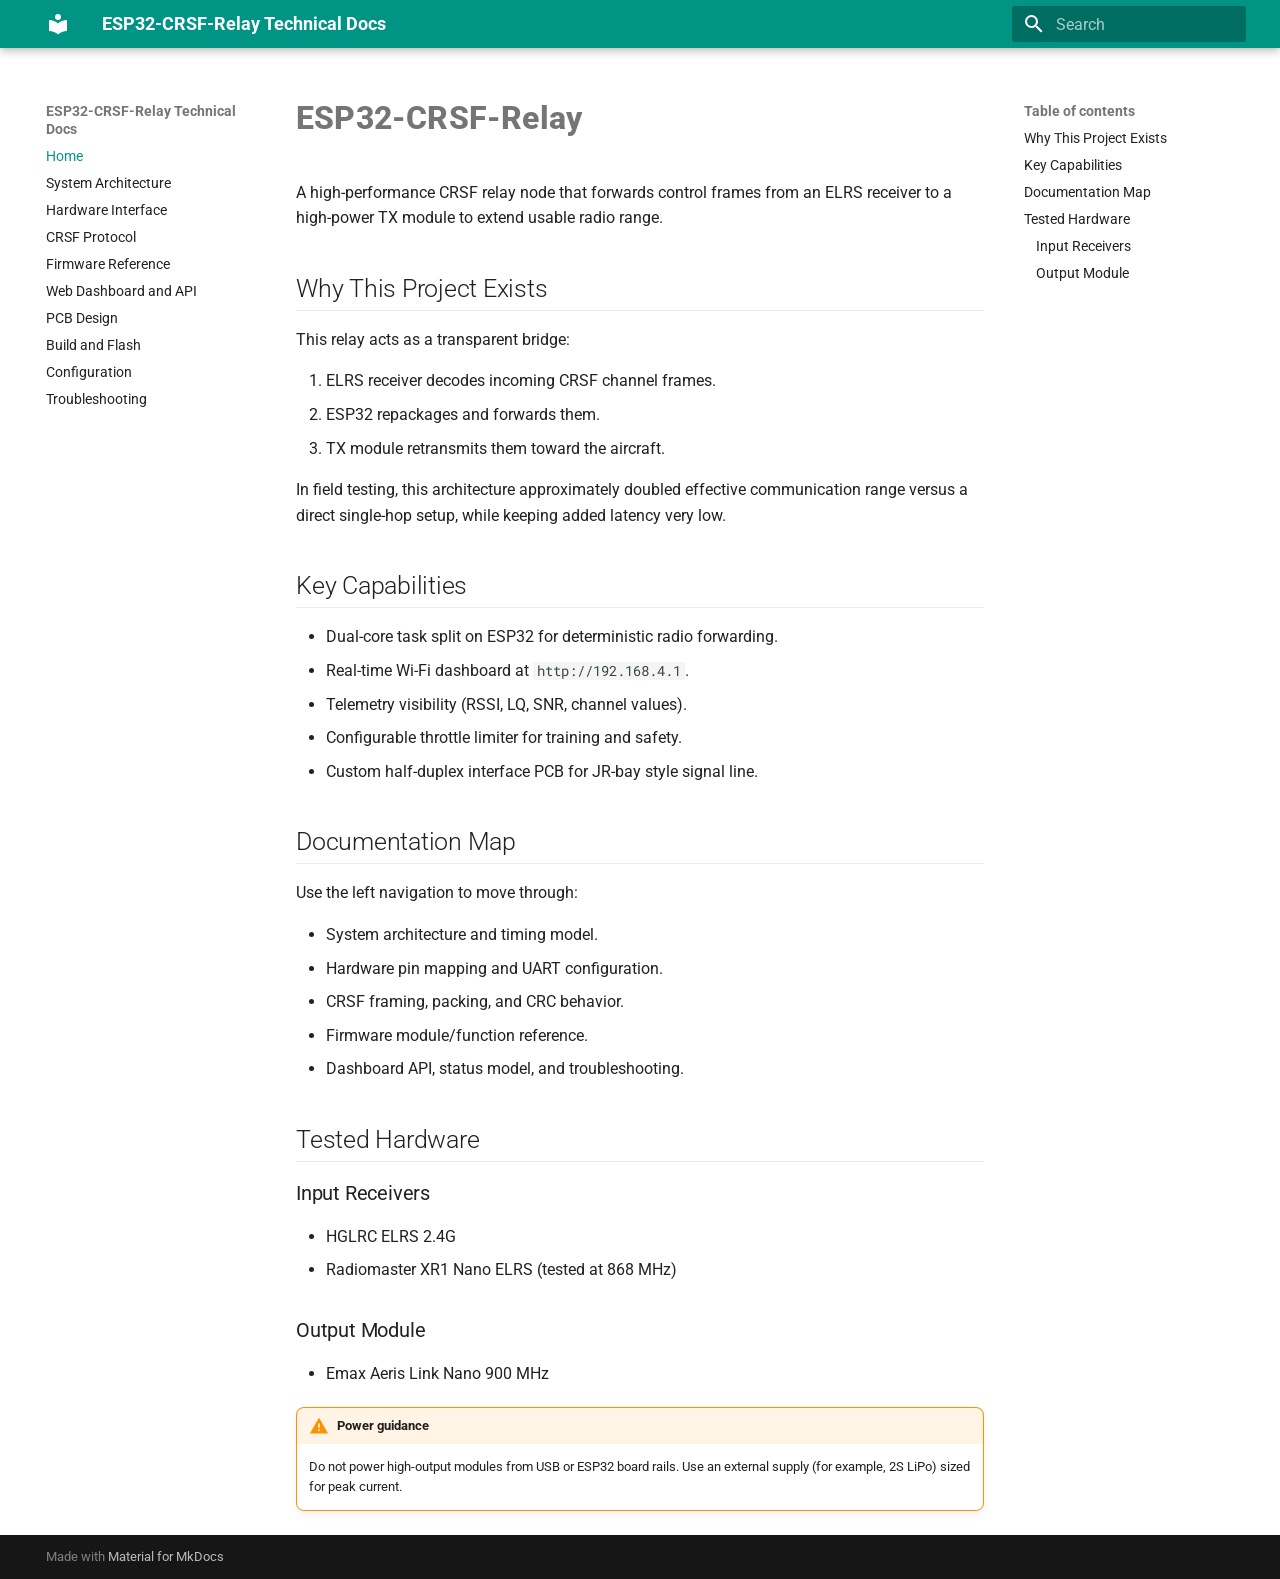
<file: odevzdani_2026/projekt_mikulic/dokumentace/site/index.html>
<!doctype html>
<html lang="en" class="no-js">
  <head>
    
      <meta charset="utf-8">
      <meta name="viewport" content="width=device-width,initial-scale=1">
      
        <meta name="description" content="Technical documentation for the ESP32 CRSF relay node">
      
      
      
      
      
        <link rel="next" href="architecture/">
      
      
        
      
      
      <link rel="icon" href="assets/images/favicon.png">
      <meta name="generator" content="mkdocs-1.6.1, mkdocs-material-9.7.6">
    
    
      
        <title>ESP32-CRSF-Relay Technical Docs</title>
      
    
    
      <link rel="stylesheet" href="assets/stylesheets/main.484c7ddc.min.css">
      
        
        <link rel="stylesheet" href="assets/stylesheets/palette.ab4e12ef.min.css">
      
      


    
    
      
    
    
      
        
        
        <link rel="preconnect" href="https://fonts.gstatic.com" crossorigin>
        <link rel="stylesheet" href="https://fonts.googleapis.com/css?family=Roboto:300,300i,400,400i,700,700i%7CRoboto+Mono:400,400i,700,700i&display=fallback">
        <style>:root{--md-text-font:"Roboto";--md-code-font:"Roboto Mono"}</style>
      
    
    
      <link rel="stylesheet" href="assets/stylesheets/extra.css">
    
    <script>__md_scope=new URL(".",location),__md_hash=e=>[...e].reduce(((e,_)=>(e<<5)-e+_.charCodeAt(0)),0),__md_get=(e,_=localStorage,t=__md_scope)=>JSON.parse(_.getItem(t.pathname+"."+e)),__md_set=(e,_,t=localStorage,a=__md_scope)=>{try{t.setItem(a.pathname+"."+e,JSON.stringify(_))}catch(e){}}</script>
    
      

    
    
  </head>
  
  
    
    
      
    
    
    
    
    <body dir="ltr" data-md-color-scheme="default" data-md-color-primary="teal" data-md-color-accent="amber">
  
    
    <input class="md-toggle" data-md-toggle="drawer" type="checkbox" id="__drawer" autocomplete="off">
    <input class="md-toggle" data-md-toggle="search" type="checkbox" id="__search" autocomplete="off">
    <label class="md-overlay" for="__drawer"></label>
    <div data-md-component="skip">
      
        
        <a href="#esp32-crsf-relay" class="md-skip">
          Skip to content
        </a>
      
    </div>
    <div data-md-component="announce">
      
    </div>
    
    
      

  

<header class="md-header md-header--shadow" data-md-component="header">
  <nav class="md-header__inner md-grid" aria-label="Header">
    <a href="." title="ESP32-CRSF-Relay Technical Docs" class="md-header__button md-logo" aria-label="ESP32-CRSF-Relay Technical Docs" data-md-component="logo">
      
  
  <svg xmlns="http://www.w3.org/2000/svg" viewBox="0 0 24 24"><path d="M12 8a3 3 0 0 0 3-3 3 3 0 0 0-3-3 3 3 0 0 0-3 3 3 3 0 0 0 3 3m0 3.54C9.64 9.35 6.5 8 3 8v11c3.5 0 6.64 1.35 9 3.54 2.36-2.19 5.5-3.54 9-3.54V8c-3.5 0-6.64 1.35-9 3.54"/></svg>

    </a>
    <label class="md-header__button md-icon" for="__drawer">
      
      <svg xmlns="http://www.w3.org/2000/svg" viewBox="0 0 24 24"><path d="M3 6h18v2H3zm0 5h18v2H3zm0 5h18v2H3z"/></svg>
    </label>
    <div class="md-header__title" data-md-component="header-title">
      <div class="md-header__ellipsis">
        <div class="md-header__topic">
          <span class="md-ellipsis">
            ESP32-CRSF-Relay Technical Docs
          </span>
        </div>
        <div class="md-header__topic" data-md-component="header-topic">
          <span class="md-ellipsis">
            
              Home
            
          </span>
        </div>
      </div>
    </div>
    
      
        <form class="md-header__option" data-md-component="palette">
  
    
    
    
    <input class="md-option" data-md-color-media="" data-md-color-scheme="default" data-md-color-primary="teal" data-md-color-accent="amber"  aria-hidden="true"  type="radio" name="__palette" id="__palette_0">
    
  
</form>
      
    
    
      <script>var palette=__md_get("__palette");if(palette&&palette.color){if("(prefers-color-scheme)"===palette.color.media){var media=matchMedia("(prefers-color-scheme: light)"),input=document.querySelector(media.matches?"[data-md-color-media='(prefers-color-scheme: light)']":"[data-md-color-media='(prefers-color-scheme: dark)']");palette.color.media=input.getAttribute("data-md-color-media"),palette.color.scheme=input.getAttribute("data-md-color-scheme"),palette.color.primary=input.getAttribute("data-md-color-primary"),palette.color.accent=input.getAttribute("data-md-color-accent")}for(var[key,value]of Object.entries(palette.color))document.body.setAttribute("data-md-color-"+key,value)}</script>
    
    
    
      
      
        <label class="md-header__button md-icon" for="__search">
          
          <svg xmlns="http://www.w3.org/2000/svg" viewBox="0 0 24 24"><path d="M9.5 3A6.5 6.5 0 0 1 16 9.5c0 1.61-.59 3.09-1.56 4.23l.27.27h.79l5 5-1.5 1.5-5-5v-.79l-.27-.27A6.52 6.52 0 0 1 9.5 16 6.5 6.5 0 0 1 3 9.5 6.5 6.5 0 0 1 9.5 3m0 2C7 5 5 7 5 9.5S7 14 9.5 14 14 12 14 9.5 12 5 9.5 5"/></svg>
        </label>
        <div class="md-search" data-md-component="search" role="dialog">
  <label class="md-search__overlay" for="__search"></label>
  <div class="md-search__inner" role="search">
    <form class="md-search__form" name="search">
      <input type="text" class="md-search__input" name="query" aria-label="Search" placeholder="Search" autocapitalize="off" autocorrect="off" autocomplete="off" spellcheck="false" data-md-component="search-query" required>
      <label class="md-search__icon md-icon" for="__search">
        
        <svg xmlns="http://www.w3.org/2000/svg" viewBox="0 0 24 24"><path d="M9.5 3A6.5 6.5 0 0 1 16 9.5c0 1.61-.59 3.09-1.56 4.23l.27.27h.79l5 5-1.5 1.5-5-5v-.79l-.27-.27A6.52 6.52 0 0 1 9.5 16 6.5 6.5 0 0 1 3 9.5 6.5 6.5 0 0 1 9.5 3m0 2C7 5 5 7 5 9.5S7 14 9.5 14 14 12 14 9.5 12 5 9.5 5"/></svg>
        
        <svg xmlns="http://www.w3.org/2000/svg" viewBox="0 0 24 24"><path d="M20 11v2H8l5.5 5.5-1.42 1.42L4.16 12l7.92-7.92L13.5 5.5 8 11z"/></svg>
      </label>
      <nav class="md-search__options" aria-label="Search">
        
        <button type="reset" class="md-search__icon md-icon" title="Clear" aria-label="Clear" tabindex="-1">
          
          <svg xmlns="http://www.w3.org/2000/svg" viewBox="0 0 24 24"><path d="M19 6.41 17.59 5 12 10.59 6.41 5 5 6.41 10.59 12 5 17.59 6.41 19 12 13.41 17.59 19 19 17.59 13.41 12z"/></svg>
        </button>
      </nav>
      
    </form>
    <div class="md-search__output">
      <div class="md-search__scrollwrap" tabindex="0" data-md-scrollfix>
        <div class="md-search-result" data-md-component="search-result">
          <div class="md-search-result__meta">
            Initializing search
          </div>
          <ol class="md-search-result__list" role="presentation"></ol>
        </div>
      </div>
    </div>
  </div>
</div>
      
    
    
  </nav>
  
</header>
    
    <div class="md-container" data-md-component="container">
      
      
        
          
        
      
      <main class="md-main" data-md-component="main">
        <div class="md-main__inner md-grid">
          
            
              
              <div class="md-sidebar md-sidebar--primary" data-md-component="sidebar" data-md-type="navigation" >
                <div class="md-sidebar__scrollwrap">
                  <div class="md-sidebar__inner">
                    



<nav class="md-nav md-nav--primary" aria-label="Navigation" data-md-level="0">
  <label class="md-nav__title" for="__drawer">
    <a href="." title="ESP32-CRSF-Relay Technical Docs" class="md-nav__button md-logo" aria-label="ESP32-CRSF-Relay Technical Docs" data-md-component="logo">
      
  
  <svg xmlns="http://www.w3.org/2000/svg" viewBox="0 0 24 24"><path d="M12 8a3 3 0 0 0 3-3 3 3 0 0 0-3-3 3 3 0 0 0-3 3 3 3 0 0 0 3 3m0 3.54C9.64 9.35 6.5 8 3 8v11c3.5 0 6.64 1.35 9 3.54 2.36-2.19 5.5-3.54 9-3.54V8c-3.5 0-6.64 1.35-9 3.54"/></svg>

    </a>
    ESP32-CRSF-Relay Technical Docs
  </label>
  
  <ul class="md-nav__list" data-md-scrollfix>
    
      
      
  
  
    
  
  
  
    <li class="md-nav__item md-nav__item--active">
      
      <input class="md-nav__toggle md-toggle" type="checkbox" id="__toc">
      
      
        
      
      
        <label class="md-nav__link md-nav__link--active" for="__toc">
          
  
  
  <span class="md-ellipsis">
    
  
    Home
  

    
  </span>
  
  

          <span class="md-nav__icon md-icon"></span>
        </label>
      
      <a href="." class="md-nav__link md-nav__link--active">
        
  
  
  <span class="md-ellipsis">
    
  
    Home
  

    
  </span>
  
  

      </a>
      
        

<nav class="md-nav md-nav--secondary" aria-label="Table of contents">
  
  
  
    
  
  
    <label class="md-nav__title" for="__toc">
      <span class="md-nav__icon md-icon"></span>
      Table of contents
    </label>
    <ul class="md-nav__list" data-md-component="toc" data-md-scrollfix>
      
        <li class="md-nav__item">
  <a href="#why-this-project-exists" class="md-nav__link">
    <span class="md-ellipsis">
      
        Why This Project Exists
      
    </span>
  </a>
  
</li>
      
        <li class="md-nav__item">
  <a href="#key-capabilities" class="md-nav__link">
    <span class="md-ellipsis">
      
        Key Capabilities
      
    </span>
  </a>
  
</li>
      
        <li class="md-nav__item">
  <a href="#documentation-map" class="md-nav__link">
    <span class="md-ellipsis">
      
        Documentation Map
      
    </span>
  </a>
  
</li>
      
        <li class="md-nav__item">
  <a href="#tested-hardware" class="md-nav__link">
    <span class="md-ellipsis">
      
        Tested Hardware
      
    </span>
  </a>
  
    <nav class="md-nav" aria-label="Tested Hardware">
      <ul class="md-nav__list">
        
          <li class="md-nav__item">
  <a href="#input-receivers" class="md-nav__link">
    <span class="md-ellipsis">
      
        Input Receivers
      
    </span>
  </a>
  
</li>
        
          <li class="md-nav__item">
  <a href="#output-module" class="md-nav__link">
    <span class="md-ellipsis">
      
        Output Module
      
    </span>
  </a>
  
</li>
        
      </ul>
    </nav>
  
</li>
      
    </ul>
  
</nav>
      
    </li>
  

    
      
      
  
  
  
  
    <li class="md-nav__item">
      <a href="architecture/" class="md-nav__link">
        
  
  
  <span class="md-ellipsis">
    
  
    System Architecture
  

    
  </span>
  
  

      </a>
    </li>
  

    
      
      
  
  
  
  
    <li class="md-nav__item">
      <a href="hardware/" class="md-nav__link">
        
  
  
  <span class="md-ellipsis">
    
  
    Hardware Interface
  

    
  </span>
  
  

      </a>
    </li>
  

    
      
      
  
  
  
  
    <li class="md-nav__item">
      <a href="crsf-protocol/" class="md-nav__link">
        
  
  
  <span class="md-ellipsis">
    
  
    CRSF Protocol
  

    
  </span>
  
  

      </a>
    </li>
  

    
      
      
  
  
  
  
    <li class="md-nav__item">
      <a href="firmware-reference/" class="md-nav__link">
        
  
  
  <span class="md-ellipsis">
    
  
    Firmware Reference
  

    
  </span>
  
  

      </a>
    </li>
  

    
      
      
  
  
  
  
    <li class="md-nav__item">
      <a href="web-dashboard-api/" class="md-nav__link">
        
  
  
  <span class="md-ellipsis">
    
  
    Web Dashboard and API
  

    
  </span>
  
  

      </a>
    </li>
  

    
      
      
  
  
  
  
    <li class="md-nav__item">
      <a href="pcb-design/" class="md-nav__link">
        
  
  
  <span class="md-ellipsis">
    
  
    PCB Design
  

    
  </span>
  
  

      </a>
    </li>
  

    
      
      
  
  
  
  
    <li class="md-nav__item">
      <a href="build-flash/" class="md-nav__link">
        
  
  
  <span class="md-ellipsis">
    
  
    Build and Flash
  

    
  </span>
  
  

      </a>
    </li>
  

    
      
      
  
  
  
  
    <li class="md-nav__item">
      <a href="configuration/" class="md-nav__link">
        
  
  
  <span class="md-ellipsis">
    
  
    Configuration
  

    
  </span>
  
  

      </a>
    </li>
  

    
      
      
  
  
  
  
    <li class="md-nav__item">
      <a href="troubleshooting/" class="md-nav__link">
        
  
  
  <span class="md-ellipsis">
    
  
    Troubleshooting
  

    
  </span>
  
  

      </a>
    </li>
  

    
  </ul>
</nav>
                  </div>
                </div>
              </div>
            
            
              
              <div class="md-sidebar md-sidebar--secondary" data-md-component="sidebar" data-md-type="toc" >
                <div class="md-sidebar__scrollwrap">
                  <div class="md-sidebar__inner">
                    

<nav class="md-nav md-nav--secondary" aria-label="Table of contents">
  
  
  
    
  
  
    <label class="md-nav__title" for="__toc">
      <span class="md-nav__icon md-icon"></span>
      Table of contents
    </label>
    <ul class="md-nav__list" data-md-component="toc" data-md-scrollfix>
      
        <li class="md-nav__item">
  <a href="#why-this-project-exists" class="md-nav__link">
    <span class="md-ellipsis">
      
        Why This Project Exists
      
    </span>
  </a>
  
</li>
      
        <li class="md-nav__item">
  <a href="#key-capabilities" class="md-nav__link">
    <span class="md-ellipsis">
      
        Key Capabilities
      
    </span>
  </a>
  
</li>
      
        <li class="md-nav__item">
  <a href="#documentation-map" class="md-nav__link">
    <span class="md-ellipsis">
      
        Documentation Map
      
    </span>
  </a>
  
</li>
      
        <li class="md-nav__item">
  <a href="#tested-hardware" class="md-nav__link">
    <span class="md-ellipsis">
      
        Tested Hardware
      
    </span>
  </a>
  
    <nav class="md-nav" aria-label="Tested Hardware">
      <ul class="md-nav__list">
        
          <li class="md-nav__item">
  <a href="#input-receivers" class="md-nav__link">
    <span class="md-ellipsis">
      
        Input Receivers
      
    </span>
  </a>
  
</li>
        
          <li class="md-nav__item">
  <a href="#output-module" class="md-nav__link">
    <span class="md-ellipsis">
      
        Output Module
      
    </span>
  </a>
  
</li>
        
      </ul>
    </nav>
  
</li>
      
    </ul>
  
</nav>
                  </div>
                </div>
              </div>
            
          
          
            <div class="md-content" data-md-component="content">
              
              <article class="md-content__inner md-typeset">
                
                  



<h1 id="esp32-crsf-relay">ESP32-CRSF-Relay<a class="headerlink" href="#esp32-crsf-relay" title="Permanent link">&para;</a></h1>
<p>A high-performance CRSF relay node that forwards control frames from an ELRS receiver to a high-power TX module to extend usable radio range.</p>
<h2 id="why-this-project-exists">Why This Project Exists<a class="headerlink" href="#why-this-project-exists" title="Permanent link">&para;</a></h2>
<p>This relay acts as a transparent bridge:</p>
<ol>
<li>ELRS receiver decodes incoming CRSF channel frames.</li>
<li>ESP32 repackages and forwards them.</li>
<li>TX module retransmits them toward the aircraft.</li>
</ol>
<p>In field testing, this architecture approximately doubled effective communication range versus a direct single-hop setup, while keeping added latency very low.</p>
<h2 id="key-capabilities">Key Capabilities<a class="headerlink" href="#key-capabilities" title="Permanent link">&para;</a></h2>
<ul>
<li>Dual-core task split on ESP32 for deterministic radio forwarding.</li>
<li>Real-time Wi-Fi dashboard at <code>http://192.168.4.1</code>.</li>
<li>Telemetry visibility (RSSI, LQ, SNR, channel values).</li>
<li>Configurable throttle limiter for training and safety.</li>
<li>Custom half-duplex interface PCB for JR-bay style signal line.</li>
</ul>
<h2 id="documentation-map">Documentation Map<a class="headerlink" href="#documentation-map" title="Permanent link">&para;</a></h2>
<p>Use the left navigation to move through:</p>
<ul>
<li>System architecture and timing model.</li>
<li>Hardware pin mapping and UART configuration.</li>
<li>CRSF framing, packing, and CRC behavior.</li>
<li>Firmware module/function reference.</li>
<li>Dashboard API, status model, and troubleshooting.</li>
</ul>
<h2 id="tested-hardware">Tested Hardware<a class="headerlink" href="#tested-hardware" title="Permanent link">&para;</a></h2>
<h3 id="input-receivers">Input Receivers<a class="headerlink" href="#input-receivers" title="Permanent link">&para;</a></h3>
<ul>
<li>HGLRC ELRS 2.4G</li>
<li>Radiomaster XR1 Nano ELRS (tested at 868 MHz)</li>
</ul>
<h3 id="output-module">Output Module<a class="headerlink" href="#output-module" title="Permanent link">&para;</a></h3>
<ul>
<li>Emax Aeris Link Nano 900 MHz</li>
</ul>
<div class="admonition warning">
<p class="admonition-title">Power guidance</p>
<p>Do not power high-output modules from USB or ESP32 board rails. Use an external supply (for example, 2S LiPo) sized for peak current.</p>
</div>












                
              </article>
            </div>
          
          
<script>var target=document.getElementById(location.hash.slice(1));target&&target.name&&(target.checked=target.name.startsWith("__tabbed_"))</script>
        </div>
        
          <button type="button" class="md-top md-icon" data-md-component="top" hidden>
  
  <svg xmlns="http://www.w3.org/2000/svg" viewBox="0 0 24 24"><path d="M13 20h-2V8l-5.5 5.5-1.42-1.42L12 4.16l7.92 7.92-1.42 1.42L13 8z"/></svg>
  Back to top
</button>
        
      </main>
      
        <footer class="md-footer">
  
  <div class="md-footer-meta md-typeset">
    <div class="md-footer-meta__inner md-grid">
      <div class="md-copyright">
  
  
    Made with
    <a href="https://squidfunk.github.io/mkdocs-material/" target="_blank" rel="noopener">
      Material for MkDocs
    </a>
  
</div>
      
    </div>
  </div>
</footer>
      
    </div>
    <div class="md-dialog" data-md-component="dialog">
      <div class="md-dialog__inner md-typeset"></div>
    </div>
    
    
    
      
      
      <script id="__config" type="application/json">{"annotate": null, "base": ".", "features": ["navigation.instant", "navigation.tracking", "navigation.top", "toc.follow", "search.highlight", "content.code.copy"], "search": "assets/javascripts/workers/search.2c215733.min.js", "tags": null, "translations": {"clipboard.copied": "Copied to clipboard", "clipboard.copy": "Copy to clipboard", "search.result.more.one": "1 more on this page", "search.result.more.other": "# more on this page", "search.result.none": "No matching documents", "search.result.one": "1 matching document", "search.result.other": "# matching documents", "search.result.placeholder": "Type to start searching", "search.result.term.missing": "Missing", "select.version": "Select version"}, "version": null}</script>
    
    
      <script src="assets/javascripts/bundle.79ae519e.min.js"></script>
      
    
  </body>
</html>
</file>
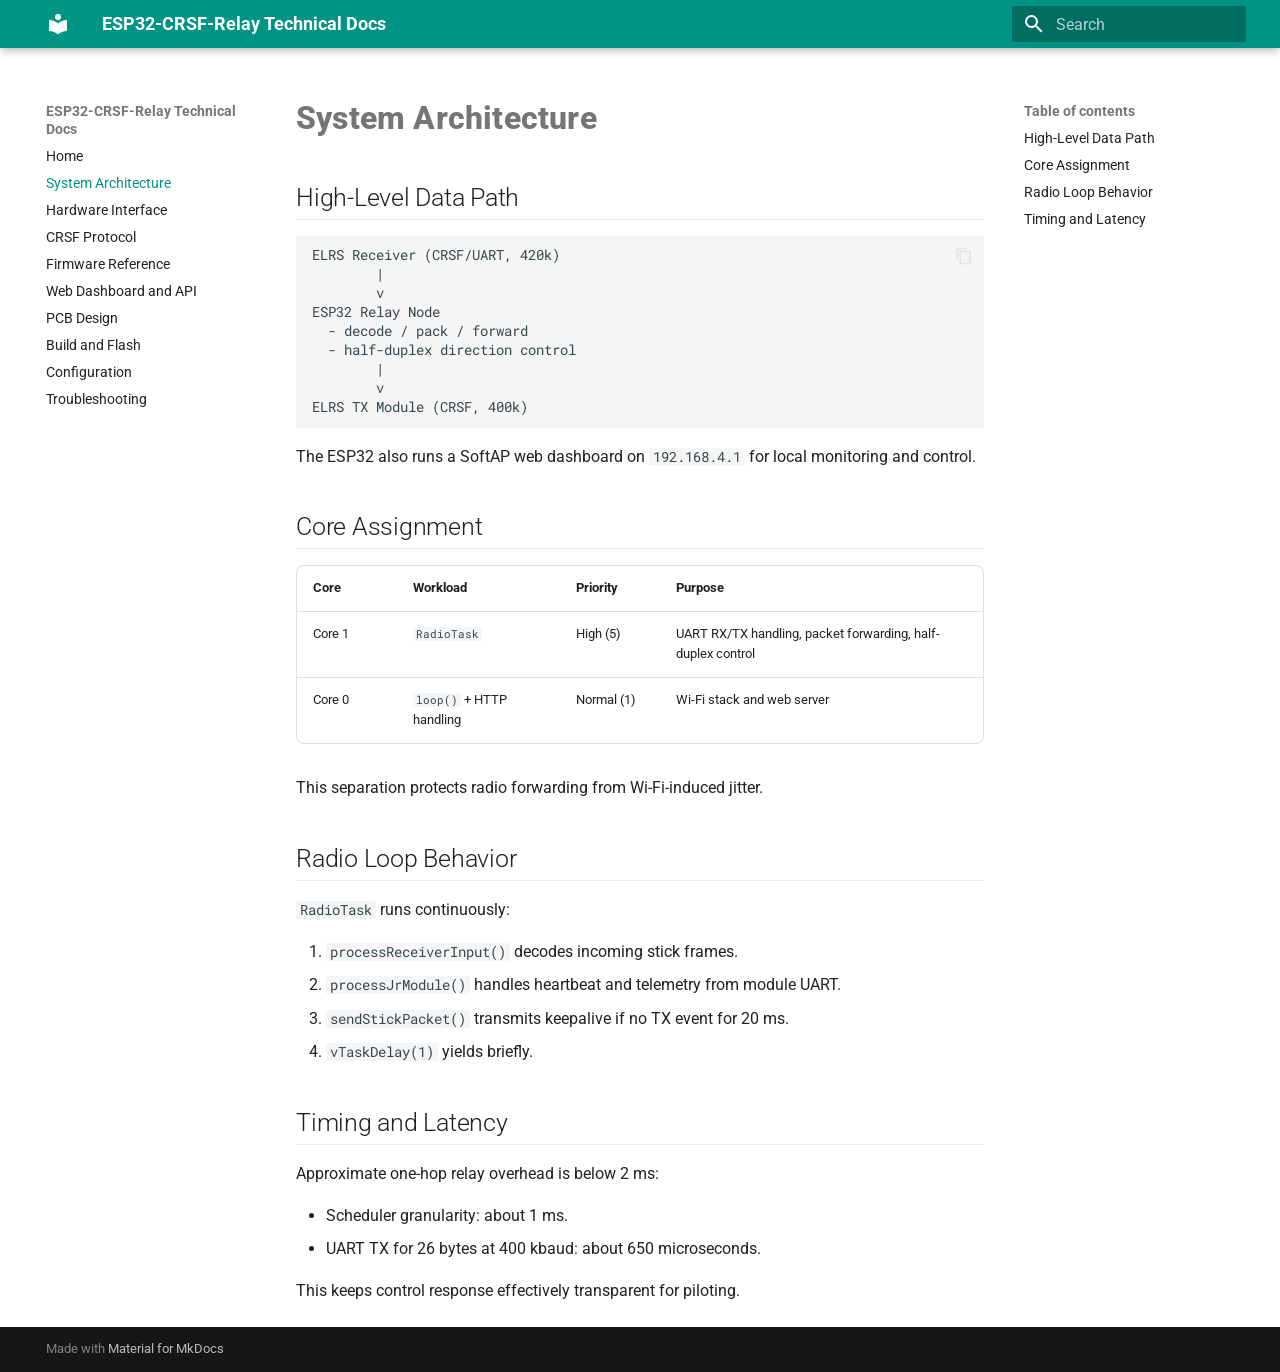
<file: odevzdani_2026/projekt_mikulic/dokumentace/site/architecture/index.html>
<!doctype html>
<html lang="en" class="no-js">
  <head>
    
      <meta charset="utf-8">
      <meta name="viewport" content="width=device-width,initial-scale=1">
      
        <meta name="description" content="Technical documentation for the ESP32 CRSF relay node">
      
      
      
      
        <link rel="prev" href="..">
      
      
        <link rel="next" href="../hardware/">
      
      
        
      
      
      <link rel="icon" href="../assets/images/favicon.png">
      <meta name="generator" content="mkdocs-1.6.1, mkdocs-material-9.7.6">
    
    
      
        <title>System Architecture - ESP32-CRSF-Relay Technical Docs</title>
      
    
    
      <link rel="stylesheet" href="../assets/stylesheets/main.484c7ddc.min.css">
      
        
        <link rel="stylesheet" href="../assets/stylesheets/palette.ab4e12ef.min.css">
      
      


    
    
      
    
    
      
        
        
        <link rel="preconnect" href="https://fonts.gstatic.com" crossorigin>
        <link rel="stylesheet" href="https://fonts.googleapis.com/css?family=Roboto:300,300i,400,400i,700,700i%7CRoboto+Mono:400,400i,700,700i&display=fallback">
        <style>:root{--md-text-font:"Roboto";--md-code-font:"Roboto Mono"}</style>
      
    
    
      <link rel="stylesheet" href="../assets/stylesheets/extra.css">
    
    <script>__md_scope=new URL("..",location),__md_hash=e=>[...e].reduce(((e,_)=>(e<<5)-e+_.charCodeAt(0)),0),__md_get=(e,_=localStorage,t=__md_scope)=>JSON.parse(_.getItem(t.pathname+"."+e)),__md_set=(e,_,t=localStorage,a=__md_scope)=>{try{t.setItem(a.pathname+"."+e,JSON.stringify(_))}catch(e){}}</script>
    
      

    
    
  </head>
  
  
    
    
      
    
    
    
    
    <body dir="ltr" data-md-color-scheme="default" data-md-color-primary="teal" data-md-color-accent="amber">
  
    
    <input class="md-toggle" data-md-toggle="drawer" type="checkbox" id="__drawer" autocomplete="off">
    <input class="md-toggle" data-md-toggle="search" type="checkbox" id="__search" autocomplete="off">
    <label class="md-overlay" for="__drawer"></label>
    <div data-md-component="skip">
      
        
        <a href="#system-architecture" class="md-skip">
          Skip to content
        </a>
      
    </div>
    <div data-md-component="announce">
      
    </div>
    
    
      

  

<header class="md-header md-header--shadow" data-md-component="header">
  <nav class="md-header__inner md-grid" aria-label="Header">
    <a href=".." title="ESP32-CRSF-Relay Technical Docs" class="md-header__button md-logo" aria-label="ESP32-CRSF-Relay Technical Docs" data-md-component="logo">
      
  
  <svg xmlns="http://www.w3.org/2000/svg" viewBox="0 0 24 24"><path d="M12 8a3 3 0 0 0 3-3 3 3 0 0 0-3-3 3 3 0 0 0-3 3 3 3 0 0 0 3 3m0 3.54C9.64 9.35 6.5 8 3 8v11c3.5 0 6.64 1.35 9 3.54 2.36-2.19 5.5-3.54 9-3.54V8c-3.5 0-6.64 1.35-9 3.54"/></svg>

    </a>
    <label class="md-header__button md-icon" for="__drawer">
      
      <svg xmlns="http://www.w3.org/2000/svg" viewBox="0 0 24 24"><path d="M3 6h18v2H3zm0 5h18v2H3zm0 5h18v2H3z"/></svg>
    </label>
    <div class="md-header__title" data-md-component="header-title">
      <div class="md-header__ellipsis">
        <div class="md-header__topic">
          <span class="md-ellipsis">
            ESP32-CRSF-Relay Technical Docs
          </span>
        </div>
        <div class="md-header__topic" data-md-component="header-topic">
          <span class="md-ellipsis">
            
              System Architecture
            
          </span>
        </div>
      </div>
    </div>
    
      
        <form class="md-header__option" data-md-component="palette">
  
    
    
    
    <input class="md-option" data-md-color-media="" data-md-color-scheme="default" data-md-color-primary="teal" data-md-color-accent="amber"  aria-hidden="true"  type="radio" name="__palette" id="__palette_0">
    
  
</form>
      
    
    
      <script>var palette=__md_get("__palette");if(palette&&palette.color){if("(prefers-color-scheme)"===palette.color.media){var media=matchMedia("(prefers-color-scheme: light)"),input=document.querySelector(media.matches?"[data-md-color-media='(prefers-color-scheme: light)']":"[data-md-color-media='(prefers-color-scheme: dark)']");palette.color.media=input.getAttribute("data-md-color-media"),palette.color.scheme=input.getAttribute("data-md-color-scheme"),palette.color.primary=input.getAttribute("data-md-color-primary"),palette.color.accent=input.getAttribute("data-md-color-accent")}for(var[key,value]of Object.entries(palette.color))document.body.setAttribute("data-md-color-"+key,value)}</script>
    
    
    
      
      
        <label class="md-header__button md-icon" for="__search">
          
          <svg xmlns="http://www.w3.org/2000/svg" viewBox="0 0 24 24"><path d="M9.5 3A6.5 6.5 0 0 1 16 9.5c0 1.61-.59 3.09-1.56 4.23l.27.27h.79l5 5-1.5 1.5-5-5v-.79l-.27-.27A6.52 6.52 0 0 1 9.5 16 6.5 6.5 0 0 1 3 9.5 6.5 6.5 0 0 1 9.5 3m0 2C7 5 5 7 5 9.5S7 14 9.5 14 14 12 14 9.5 12 5 9.5 5"/></svg>
        </label>
        <div class="md-search" data-md-component="search" role="dialog">
  <label class="md-search__overlay" for="__search"></label>
  <div class="md-search__inner" role="search">
    <form class="md-search__form" name="search">
      <input type="text" class="md-search__input" name="query" aria-label="Search" placeholder="Search" autocapitalize="off" autocorrect="off" autocomplete="off" spellcheck="false" data-md-component="search-query" required>
      <label class="md-search__icon md-icon" for="__search">
        
        <svg xmlns="http://www.w3.org/2000/svg" viewBox="0 0 24 24"><path d="M9.5 3A6.5 6.5 0 0 1 16 9.5c0 1.61-.59 3.09-1.56 4.23l.27.27h.79l5 5-1.5 1.5-5-5v-.79l-.27-.27A6.52 6.52 0 0 1 9.5 16 6.5 6.5 0 0 1 3 9.5 6.5 6.5 0 0 1 9.5 3m0 2C7 5 5 7 5 9.5S7 14 9.5 14 14 12 14 9.5 12 5 9.5 5"/></svg>
        
        <svg xmlns="http://www.w3.org/2000/svg" viewBox="0 0 24 24"><path d="M20 11v2H8l5.5 5.5-1.42 1.42L4.16 12l7.92-7.92L13.5 5.5 8 11z"/></svg>
      </label>
      <nav class="md-search__options" aria-label="Search">
        
        <button type="reset" class="md-search__icon md-icon" title="Clear" aria-label="Clear" tabindex="-1">
          
          <svg xmlns="http://www.w3.org/2000/svg" viewBox="0 0 24 24"><path d="M19 6.41 17.59 5 12 10.59 6.41 5 5 6.41 10.59 12 5 17.59 6.41 19 12 13.41 17.59 19 19 17.59 13.41 12z"/></svg>
        </button>
      </nav>
      
    </form>
    <div class="md-search__output">
      <div class="md-search__scrollwrap" tabindex="0" data-md-scrollfix>
        <div class="md-search-result" data-md-component="search-result">
          <div class="md-search-result__meta">
            Initializing search
          </div>
          <ol class="md-search-result__list" role="presentation"></ol>
        </div>
      </div>
    </div>
  </div>
</div>
      
    
    
  </nav>
  
</header>
    
    <div class="md-container" data-md-component="container">
      
      
        
          
        
      
      <main class="md-main" data-md-component="main">
        <div class="md-main__inner md-grid">
          
            
              
              <div class="md-sidebar md-sidebar--primary" data-md-component="sidebar" data-md-type="navigation" >
                <div class="md-sidebar__scrollwrap">
                  <div class="md-sidebar__inner">
                    



<nav class="md-nav md-nav--primary" aria-label="Navigation" data-md-level="0">
  <label class="md-nav__title" for="__drawer">
    <a href=".." title="ESP32-CRSF-Relay Technical Docs" class="md-nav__button md-logo" aria-label="ESP32-CRSF-Relay Technical Docs" data-md-component="logo">
      
  
  <svg xmlns="http://www.w3.org/2000/svg" viewBox="0 0 24 24"><path d="M12 8a3 3 0 0 0 3-3 3 3 0 0 0-3-3 3 3 0 0 0-3 3 3 3 0 0 0 3 3m0 3.54C9.64 9.35 6.5 8 3 8v11c3.5 0 6.64 1.35 9 3.54 2.36-2.19 5.5-3.54 9-3.54V8c-3.5 0-6.64 1.35-9 3.54"/></svg>

    </a>
    ESP32-CRSF-Relay Technical Docs
  </label>
  
  <ul class="md-nav__list" data-md-scrollfix>
    
      
      
  
  
  
  
    <li class="md-nav__item">
      <a href=".." class="md-nav__link">
        
  
  
  <span class="md-ellipsis">
    
  
    Home
  

    
  </span>
  
  

      </a>
    </li>
  

    
      
      
  
  
    
  
  
  
    <li class="md-nav__item md-nav__item--active">
      
      <input class="md-nav__toggle md-toggle" type="checkbox" id="__toc">
      
      
        
      
      
        <label class="md-nav__link md-nav__link--active" for="__toc">
          
  
  
  <span class="md-ellipsis">
    
  
    System Architecture
  

    
  </span>
  
  

          <span class="md-nav__icon md-icon"></span>
        </label>
      
      <a href="./" class="md-nav__link md-nav__link--active">
        
  
  
  <span class="md-ellipsis">
    
  
    System Architecture
  

    
  </span>
  
  

      </a>
      
        

<nav class="md-nav md-nav--secondary" aria-label="Table of contents">
  
  
  
    
  
  
    <label class="md-nav__title" for="__toc">
      <span class="md-nav__icon md-icon"></span>
      Table of contents
    </label>
    <ul class="md-nav__list" data-md-component="toc" data-md-scrollfix>
      
        <li class="md-nav__item">
  <a href="#high-level-data-path" class="md-nav__link">
    <span class="md-ellipsis">
      
        High-Level Data Path
      
    </span>
  </a>
  
</li>
      
        <li class="md-nav__item">
  <a href="#core-assignment" class="md-nav__link">
    <span class="md-ellipsis">
      
        Core Assignment
      
    </span>
  </a>
  
</li>
      
        <li class="md-nav__item">
  <a href="#radio-loop-behavior" class="md-nav__link">
    <span class="md-ellipsis">
      
        Radio Loop Behavior
      
    </span>
  </a>
  
</li>
      
        <li class="md-nav__item">
  <a href="#timing-and-latency" class="md-nav__link">
    <span class="md-ellipsis">
      
        Timing and Latency
      
    </span>
  </a>
  
</li>
      
    </ul>
  
</nav>
      
    </li>
  

    
      
      
  
  
  
  
    <li class="md-nav__item">
      <a href="../hardware/" class="md-nav__link">
        
  
  
  <span class="md-ellipsis">
    
  
    Hardware Interface
  

    
  </span>
  
  

      </a>
    </li>
  

    
      
      
  
  
  
  
    <li class="md-nav__item">
      <a href="../crsf-protocol/" class="md-nav__link">
        
  
  
  <span class="md-ellipsis">
    
  
    CRSF Protocol
  

    
  </span>
  
  

      </a>
    </li>
  

    
      
      
  
  
  
  
    <li class="md-nav__item">
      <a href="../firmware-reference/" class="md-nav__link">
        
  
  
  <span class="md-ellipsis">
    
  
    Firmware Reference
  

    
  </span>
  
  

      </a>
    </li>
  

    
      
      
  
  
  
  
    <li class="md-nav__item">
      <a href="../web-dashboard-api/" class="md-nav__link">
        
  
  
  <span class="md-ellipsis">
    
  
    Web Dashboard and API
  

    
  </span>
  
  

      </a>
    </li>
  

    
      
      
  
  
  
  
    <li class="md-nav__item">
      <a href="../pcb-design/" class="md-nav__link">
        
  
  
  <span class="md-ellipsis">
    
  
    PCB Design
  

    
  </span>
  
  

      </a>
    </li>
  

    
      
      
  
  
  
  
    <li class="md-nav__item">
      <a href="../build-flash/" class="md-nav__link">
        
  
  
  <span class="md-ellipsis">
    
  
    Build and Flash
  

    
  </span>
  
  

      </a>
    </li>
  

    
      
      
  
  
  
  
    <li class="md-nav__item">
      <a href="../configuration/" class="md-nav__link">
        
  
  
  <span class="md-ellipsis">
    
  
    Configuration
  

    
  </span>
  
  

      </a>
    </li>
  

    
      
      
  
  
  
  
    <li class="md-nav__item">
      <a href="../troubleshooting/" class="md-nav__link">
        
  
  
  <span class="md-ellipsis">
    
  
    Troubleshooting
  

    
  </span>
  
  

      </a>
    </li>
  

    
  </ul>
</nav>
                  </div>
                </div>
              </div>
            
            
              
              <div class="md-sidebar md-sidebar--secondary" data-md-component="sidebar" data-md-type="toc" >
                <div class="md-sidebar__scrollwrap">
                  <div class="md-sidebar__inner">
                    

<nav class="md-nav md-nav--secondary" aria-label="Table of contents">
  
  
  
    
  
  
    <label class="md-nav__title" for="__toc">
      <span class="md-nav__icon md-icon"></span>
      Table of contents
    </label>
    <ul class="md-nav__list" data-md-component="toc" data-md-scrollfix>
      
        <li class="md-nav__item">
  <a href="#high-level-data-path" class="md-nav__link">
    <span class="md-ellipsis">
      
        High-Level Data Path
      
    </span>
  </a>
  
</li>
      
        <li class="md-nav__item">
  <a href="#core-assignment" class="md-nav__link">
    <span class="md-ellipsis">
      
        Core Assignment
      
    </span>
  </a>
  
</li>
      
        <li class="md-nav__item">
  <a href="#radio-loop-behavior" class="md-nav__link">
    <span class="md-ellipsis">
      
        Radio Loop Behavior
      
    </span>
  </a>
  
</li>
      
        <li class="md-nav__item">
  <a href="#timing-and-latency" class="md-nav__link">
    <span class="md-ellipsis">
      
        Timing and Latency
      
    </span>
  </a>
  
</li>
      
    </ul>
  
</nav>
                  </div>
                </div>
              </div>
            
          
          
            <div class="md-content" data-md-component="content">
              
              <article class="md-content__inner md-typeset">
                
                  



<h1 id="system-architecture">System Architecture<a class="headerlink" href="#system-architecture" title="Permanent link">&para;</a></h1>
<h2 id="high-level-data-path">High-Level Data Path<a class="headerlink" href="#high-level-data-path" title="Permanent link">&para;</a></h2>
<div class="highlight"><pre><span></span><code><a id="__codelineno-0-1" name="__codelineno-0-1" href="#__codelineno-0-1"></a>ELRS Receiver (CRSF/UART, 420k)
<a id="__codelineno-0-2" name="__codelineno-0-2" href="#__codelineno-0-2"></a>        |
<a id="__codelineno-0-3" name="__codelineno-0-3" href="#__codelineno-0-3"></a>        v
<a id="__codelineno-0-4" name="__codelineno-0-4" href="#__codelineno-0-4"></a>ESP32 Relay Node
<a id="__codelineno-0-5" name="__codelineno-0-5" href="#__codelineno-0-5"></a>  - decode / pack / forward
<a id="__codelineno-0-6" name="__codelineno-0-6" href="#__codelineno-0-6"></a>  - half-duplex direction control
<a id="__codelineno-0-7" name="__codelineno-0-7" href="#__codelineno-0-7"></a>        |
<a id="__codelineno-0-8" name="__codelineno-0-8" href="#__codelineno-0-8"></a>        v
<a id="__codelineno-0-9" name="__codelineno-0-9" href="#__codelineno-0-9"></a>ELRS TX Module (CRSF, 400k)
</code></pre></div>
<p>The ESP32 also runs a SoftAP web dashboard on <code>192.168.4.1</code> for local monitoring and control.</p>
<h2 id="core-assignment">Core Assignment<a class="headerlink" href="#core-assignment" title="Permanent link">&para;</a></h2>
<table>
<thead>
<tr>
<th>Core</th>
<th>Workload</th>
<th>Priority</th>
<th>Purpose</th>
</tr>
</thead>
<tbody>
<tr>
<td>Core 1</td>
<td><code>RadioTask</code></td>
<td>High (5)</td>
<td>UART RX/TX handling, packet forwarding, half-duplex control</td>
</tr>
<tr>
<td>Core 0</td>
<td><code>loop()</code> + HTTP handling</td>
<td>Normal (1)</td>
<td>Wi-Fi stack and web server</td>
</tr>
</tbody>
</table>
<p>This separation protects radio forwarding from Wi-Fi-induced jitter.</p>
<h2 id="radio-loop-behavior">Radio Loop Behavior<a class="headerlink" href="#radio-loop-behavior" title="Permanent link">&para;</a></h2>
<p><code>RadioTask</code> runs continuously:</p>
<ol>
<li><code>processReceiverInput()</code> decodes incoming stick frames.</li>
<li><code>processJrModule()</code> handles heartbeat and telemetry from module UART.</li>
<li><code>sendStickPacket()</code> transmits keepalive if no TX event for 20 ms.</li>
<li><code>vTaskDelay(1)</code> yields briefly.</li>
</ol>
<h2 id="timing-and-latency">Timing and Latency<a class="headerlink" href="#timing-and-latency" title="Permanent link">&para;</a></h2>
<p>Approximate one-hop relay overhead is below 2 ms:</p>
<ul>
<li>Scheduler granularity: about 1 ms.</li>
<li>UART TX for 26 bytes at 400 kbaud: about 650 microseconds.</li>
</ul>
<p>This keeps control response effectively transparent for piloting.</p>












                
              </article>
            </div>
          
          
<script>var target=document.getElementById(location.hash.slice(1));target&&target.name&&(target.checked=target.name.startsWith("__tabbed_"))</script>
        </div>
        
          <button type="button" class="md-top md-icon" data-md-component="top" hidden>
  
  <svg xmlns="http://www.w3.org/2000/svg" viewBox="0 0 24 24"><path d="M13 20h-2V8l-5.5 5.5-1.42-1.42L12 4.16l7.92 7.92-1.42 1.42L13 8z"/></svg>
  Back to top
</button>
        
      </main>
      
        <footer class="md-footer">
  
  <div class="md-footer-meta md-typeset">
    <div class="md-footer-meta__inner md-grid">
      <div class="md-copyright">
  
  
    Made with
    <a href="https://squidfunk.github.io/mkdocs-material/" target="_blank" rel="noopener">
      Material for MkDocs
    </a>
  
</div>
      
    </div>
  </div>
</footer>
      
    </div>
    <div class="md-dialog" data-md-component="dialog">
      <div class="md-dialog__inner md-typeset"></div>
    </div>
    
    
    
      
      
      <script id="__config" type="application/json">{"annotate": null, "base": "..", "features": ["navigation.instant", "navigation.tracking", "navigation.top", "toc.follow", "search.highlight", "content.code.copy"], "search": "../assets/javascripts/workers/search.2c215733.min.js", "tags": null, "translations": {"clipboard.copied": "Copied to clipboard", "clipboard.copy": "Copy to clipboard", "search.result.more.one": "1 more on this page", "search.result.more.other": "# more on this page", "search.result.none": "No matching documents", "search.result.one": "1 matching document", "search.result.other": "# matching documents", "search.result.placeholder": "Type to start searching", "search.result.term.missing": "Missing", "select.version": "Select version"}, "version": null}</script>
    
    
      <script src="../assets/javascripts/bundle.79ae519e.min.js"></script>
      
    
  </body>
</html>
</file>
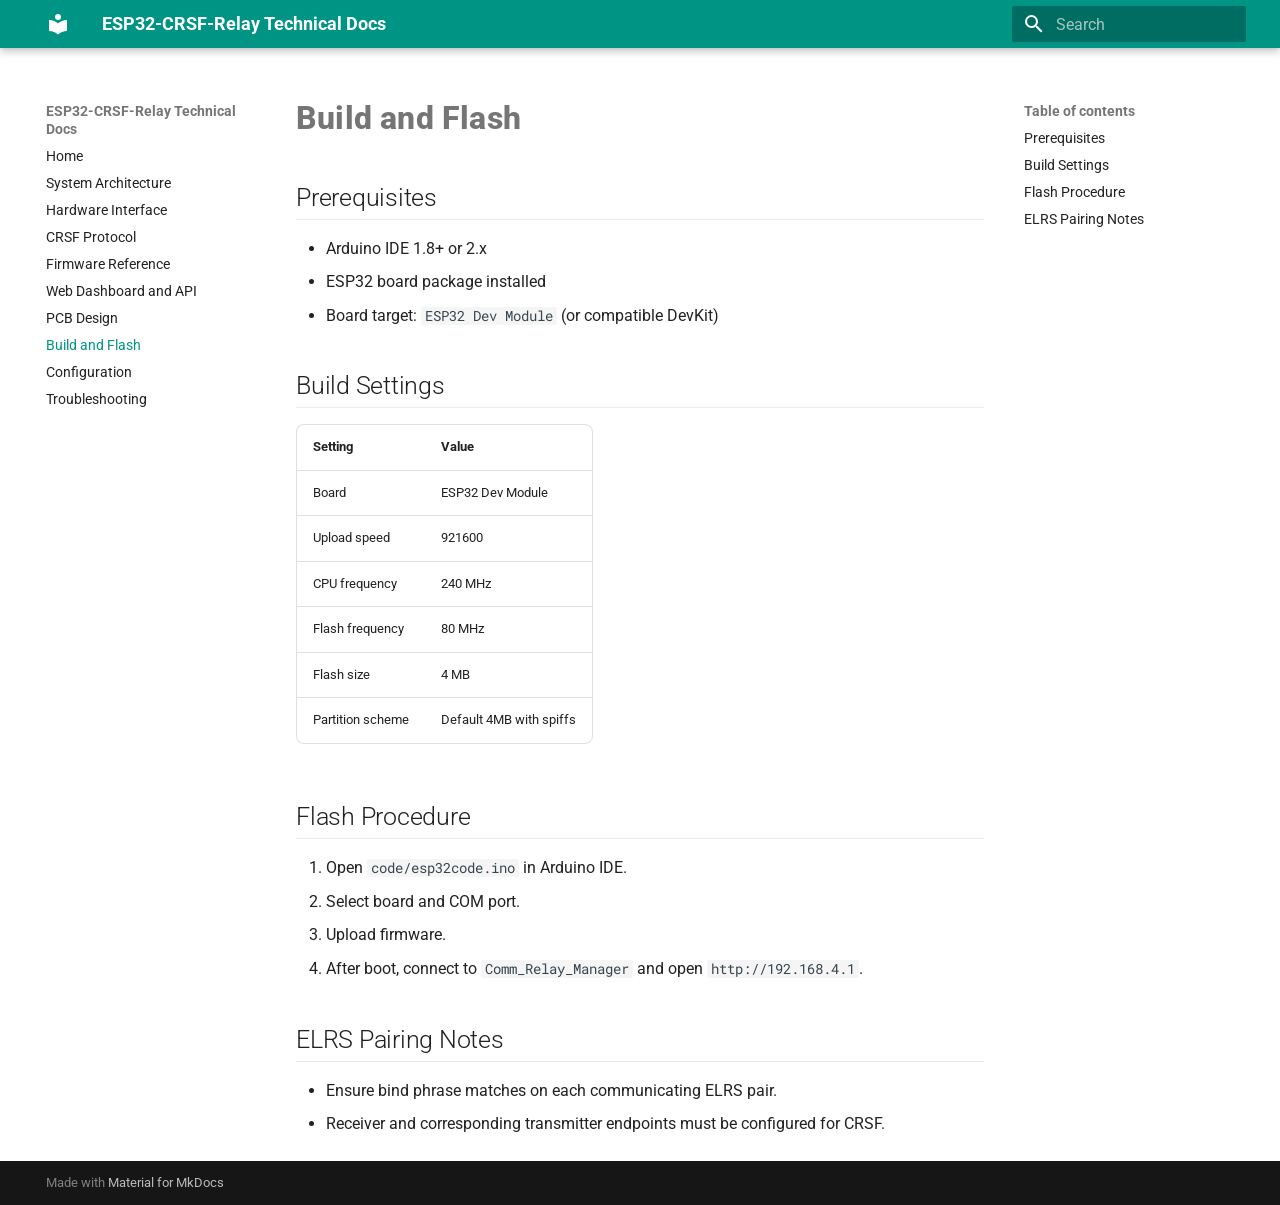
<file: odevzdani_2026/projekt_mikulic/dokumentace/site/build-flash/index.html>
<!doctype html>
<html lang="en" class="no-js">
  <head>
    
      <meta charset="utf-8">
      <meta name="viewport" content="width=device-width,initial-scale=1">
      
        <meta name="description" content="Technical documentation for the ESP32 CRSF relay node">
      
      
      
      
        <link rel="prev" href="../pcb-design/">
      
      
        <link rel="next" href="../configuration/">
      
      
        
      
      
      <link rel="icon" href="../assets/images/favicon.png">
      <meta name="generator" content="mkdocs-1.6.1, mkdocs-material-9.7.6">
    
    
      
        <title>Build and Flash - ESP32-CRSF-Relay Technical Docs</title>
      
    
    
      <link rel="stylesheet" href="../assets/stylesheets/main.484c7ddc.min.css">
      
        
        <link rel="stylesheet" href="../assets/stylesheets/palette.ab4e12ef.min.css">
      
      


    
    
      
    
    
      
        
        
        <link rel="preconnect" href="https://fonts.gstatic.com" crossorigin>
        <link rel="stylesheet" href="https://fonts.googleapis.com/css?family=Roboto:300,300i,400,400i,700,700i%7CRoboto+Mono:400,400i,700,700i&display=fallback">
        <style>:root{--md-text-font:"Roboto";--md-code-font:"Roboto Mono"}</style>
      
    
    
      <link rel="stylesheet" href="../assets/stylesheets/extra.css">
    
    <script>__md_scope=new URL("..",location),__md_hash=e=>[...e].reduce(((e,_)=>(e<<5)-e+_.charCodeAt(0)),0),__md_get=(e,_=localStorage,t=__md_scope)=>JSON.parse(_.getItem(t.pathname+"."+e)),__md_set=(e,_,t=localStorage,a=__md_scope)=>{try{t.setItem(a.pathname+"."+e,JSON.stringify(_))}catch(e){}}</script>
    
      

    
    
  </head>
  
  
    
    
      
    
    
    
    
    <body dir="ltr" data-md-color-scheme="default" data-md-color-primary="teal" data-md-color-accent="amber">
  
    
    <input class="md-toggle" data-md-toggle="drawer" type="checkbox" id="__drawer" autocomplete="off">
    <input class="md-toggle" data-md-toggle="search" type="checkbox" id="__search" autocomplete="off">
    <label class="md-overlay" for="__drawer"></label>
    <div data-md-component="skip">
      
        
        <a href="#build-and-flash" class="md-skip">
          Skip to content
        </a>
      
    </div>
    <div data-md-component="announce">
      
    </div>
    
    
      

  

<header class="md-header md-header--shadow" data-md-component="header">
  <nav class="md-header__inner md-grid" aria-label="Header">
    <a href=".." title="ESP32-CRSF-Relay Technical Docs" class="md-header__button md-logo" aria-label="ESP32-CRSF-Relay Technical Docs" data-md-component="logo">
      
  
  <svg xmlns="http://www.w3.org/2000/svg" viewBox="0 0 24 24"><path d="M12 8a3 3 0 0 0 3-3 3 3 0 0 0-3-3 3 3 0 0 0-3 3 3 3 0 0 0 3 3m0 3.54C9.64 9.35 6.5 8 3 8v11c3.5 0 6.64 1.35 9 3.54 2.36-2.19 5.5-3.54 9-3.54V8c-3.5 0-6.64 1.35-9 3.54"/></svg>

    </a>
    <label class="md-header__button md-icon" for="__drawer">
      
      <svg xmlns="http://www.w3.org/2000/svg" viewBox="0 0 24 24"><path d="M3 6h18v2H3zm0 5h18v2H3zm0 5h18v2H3z"/></svg>
    </label>
    <div class="md-header__title" data-md-component="header-title">
      <div class="md-header__ellipsis">
        <div class="md-header__topic">
          <span class="md-ellipsis">
            ESP32-CRSF-Relay Technical Docs
          </span>
        </div>
        <div class="md-header__topic" data-md-component="header-topic">
          <span class="md-ellipsis">
            
              Build and Flash
            
          </span>
        </div>
      </div>
    </div>
    
      
        <form class="md-header__option" data-md-component="palette">
  
    
    
    
    <input class="md-option" data-md-color-media="" data-md-color-scheme="default" data-md-color-primary="teal" data-md-color-accent="amber"  aria-hidden="true"  type="radio" name="__palette" id="__palette_0">
    
  
</form>
      
    
    
      <script>var palette=__md_get("__palette");if(palette&&palette.color){if("(prefers-color-scheme)"===palette.color.media){var media=matchMedia("(prefers-color-scheme: light)"),input=document.querySelector(media.matches?"[data-md-color-media='(prefers-color-scheme: light)']":"[data-md-color-media='(prefers-color-scheme: dark)']");palette.color.media=input.getAttribute("data-md-color-media"),palette.color.scheme=input.getAttribute("data-md-color-scheme"),palette.color.primary=input.getAttribute("data-md-color-primary"),palette.color.accent=input.getAttribute("data-md-color-accent")}for(var[key,value]of Object.entries(palette.color))document.body.setAttribute("data-md-color-"+key,value)}</script>
    
    
    
      
      
        <label class="md-header__button md-icon" for="__search">
          
          <svg xmlns="http://www.w3.org/2000/svg" viewBox="0 0 24 24"><path d="M9.5 3A6.5 6.5 0 0 1 16 9.5c0 1.61-.59 3.09-1.56 4.23l.27.27h.79l5 5-1.5 1.5-5-5v-.79l-.27-.27A6.52 6.52 0 0 1 9.5 16 6.5 6.5 0 0 1 3 9.5 6.5 6.5 0 0 1 9.5 3m0 2C7 5 5 7 5 9.5S7 14 9.5 14 14 12 14 9.5 12 5 9.5 5"/></svg>
        </label>
        <div class="md-search" data-md-component="search" role="dialog">
  <label class="md-search__overlay" for="__search"></label>
  <div class="md-search__inner" role="search">
    <form class="md-search__form" name="search">
      <input type="text" class="md-search__input" name="query" aria-label="Search" placeholder="Search" autocapitalize="off" autocorrect="off" autocomplete="off" spellcheck="false" data-md-component="search-query" required>
      <label class="md-search__icon md-icon" for="__search">
        
        <svg xmlns="http://www.w3.org/2000/svg" viewBox="0 0 24 24"><path d="M9.5 3A6.5 6.5 0 0 1 16 9.5c0 1.61-.59 3.09-1.56 4.23l.27.27h.79l5 5-1.5 1.5-5-5v-.79l-.27-.27A6.52 6.52 0 0 1 9.5 16 6.5 6.5 0 0 1 3 9.5 6.5 6.5 0 0 1 9.5 3m0 2C7 5 5 7 5 9.5S7 14 9.5 14 14 12 14 9.5 12 5 9.5 5"/></svg>
        
        <svg xmlns="http://www.w3.org/2000/svg" viewBox="0 0 24 24"><path d="M20 11v2H8l5.5 5.5-1.42 1.42L4.16 12l7.92-7.92L13.5 5.5 8 11z"/></svg>
      </label>
      <nav class="md-search__options" aria-label="Search">
        
        <button type="reset" class="md-search__icon md-icon" title="Clear" aria-label="Clear" tabindex="-1">
          
          <svg xmlns="http://www.w3.org/2000/svg" viewBox="0 0 24 24"><path d="M19 6.41 17.59 5 12 10.59 6.41 5 5 6.41 10.59 12 5 17.59 6.41 19 12 13.41 17.59 19 19 17.59 13.41 12z"/></svg>
        </button>
      </nav>
      
    </form>
    <div class="md-search__output">
      <div class="md-search__scrollwrap" tabindex="0" data-md-scrollfix>
        <div class="md-search-result" data-md-component="search-result">
          <div class="md-search-result__meta">
            Initializing search
          </div>
          <ol class="md-search-result__list" role="presentation"></ol>
        </div>
      </div>
    </div>
  </div>
</div>
      
    
    
  </nav>
  
</header>
    
    <div class="md-container" data-md-component="container">
      
      
        
          
        
      
      <main class="md-main" data-md-component="main">
        <div class="md-main__inner md-grid">
          
            
              
              <div class="md-sidebar md-sidebar--primary" data-md-component="sidebar" data-md-type="navigation" >
                <div class="md-sidebar__scrollwrap">
                  <div class="md-sidebar__inner">
                    



<nav class="md-nav md-nav--primary" aria-label="Navigation" data-md-level="0">
  <label class="md-nav__title" for="__drawer">
    <a href=".." title="ESP32-CRSF-Relay Technical Docs" class="md-nav__button md-logo" aria-label="ESP32-CRSF-Relay Technical Docs" data-md-component="logo">
      
  
  <svg xmlns="http://www.w3.org/2000/svg" viewBox="0 0 24 24"><path d="M12 8a3 3 0 0 0 3-3 3 3 0 0 0-3-3 3 3 0 0 0-3 3 3 3 0 0 0 3 3m0 3.54C9.64 9.35 6.5 8 3 8v11c3.5 0 6.64 1.35 9 3.54 2.36-2.19 5.5-3.54 9-3.54V8c-3.5 0-6.64 1.35-9 3.54"/></svg>

    </a>
    ESP32-CRSF-Relay Technical Docs
  </label>
  
  <ul class="md-nav__list" data-md-scrollfix>
    
      
      
  
  
  
  
    <li class="md-nav__item">
      <a href=".." class="md-nav__link">
        
  
  
  <span class="md-ellipsis">
    
  
    Home
  

    
  </span>
  
  

      </a>
    </li>
  

    
      
      
  
  
  
  
    <li class="md-nav__item">
      <a href="../architecture/" class="md-nav__link">
        
  
  
  <span class="md-ellipsis">
    
  
    System Architecture
  

    
  </span>
  
  

      </a>
    </li>
  

    
      
      
  
  
  
  
    <li class="md-nav__item">
      <a href="../hardware/" class="md-nav__link">
        
  
  
  <span class="md-ellipsis">
    
  
    Hardware Interface
  

    
  </span>
  
  

      </a>
    </li>
  

    
      
      
  
  
  
  
    <li class="md-nav__item">
      <a href="../crsf-protocol/" class="md-nav__link">
        
  
  
  <span class="md-ellipsis">
    
  
    CRSF Protocol
  

    
  </span>
  
  

      </a>
    </li>
  

    
      
      
  
  
  
  
    <li class="md-nav__item">
      <a href="../firmware-reference/" class="md-nav__link">
        
  
  
  <span class="md-ellipsis">
    
  
    Firmware Reference
  

    
  </span>
  
  

      </a>
    </li>
  

    
      
      
  
  
  
  
    <li class="md-nav__item">
      <a href="../web-dashboard-api/" class="md-nav__link">
        
  
  
  <span class="md-ellipsis">
    
  
    Web Dashboard and API
  

    
  </span>
  
  

      </a>
    </li>
  

    
      
      
  
  
  
  
    <li class="md-nav__item">
      <a href="../pcb-design/" class="md-nav__link">
        
  
  
  <span class="md-ellipsis">
    
  
    PCB Design
  

    
  </span>
  
  

      </a>
    </li>
  

    
      
      
  
  
    
  
  
  
    <li class="md-nav__item md-nav__item--active">
      
      <input class="md-nav__toggle md-toggle" type="checkbox" id="__toc">
      
      
        
      
      
        <label class="md-nav__link md-nav__link--active" for="__toc">
          
  
  
  <span class="md-ellipsis">
    
  
    Build and Flash
  

    
  </span>
  
  

          <span class="md-nav__icon md-icon"></span>
        </label>
      
      <a href="./" class="md-nav__link md-nav__link--active">
        
  
  
  <span class="md-ellipsis">
    
  
    Build and Flash
  

    
  </span>
  
  

      </a>
      
        

<nav class="md-nav md-nav--secondary" aria-label="Table of contents">
  
  
  
    
  
  
    <label class="md-nav__title" for="__toc">
      <span class="md-nav__icon md-icon"></span>
      Table of contents
    </label>
    <ul class="md-nav__list" data-md-component="toc" data-md-scrollfix>
      
        <li class="md-nav__item">
  <a href="#prerequisites" class="md-nav__link">
    <span class="md-ellipsis">
      
        Prerequisites
      
    </span>
  </a>
  
</li>
      
        <li class="md-nav__item">
  <a href="#build-settings" class="md-nav__link">
    <span class="md-ellipsis">
      
        Build Settings
      
    </span>
  </a>
  
</li>
      
        <li class="md-nav__item">
  <a href="#flash-procedure" class="md-nav__link">
    <span class="md-ellipsis">
      
        Flash Procedure
      
    </span>
  </a>
  
</li>
      
        <li class="md-nav__item">
  <a href="#elrs-pairing-notes" class="md-nav__link">
    <span class="md-ellipsis">
      
        ELRS Pairing Notes
      
    </span>
  </a>
  
</li>
      
    </ul>
  
</nav>
      
    </li>
  

    
      
      
  
  
  
  
    <li class="md-nav__item">
      <a href="../configuration/" class="md-nav__link">
        
  
  
  <span class="md-ellipsis">
    
  
    Configuration
  

    
  </span>
  
  

      </a>
    </li>
  

    
      
      
  
  
  
  
    <li class="md-nav__item">
      <a href="../troubleshooting/" class="md-nav__link">
        
  
  
  <span class="md-ellipsis">
    
  
    Troubleshooting
  

    
  </span>
  
  

      </a>
    </li>
  

    
  </ul>
</nav>
                  </div>
                </div>
              </div>
            
            
              
              <div class="md-sidebar md-sidebar--secondary" data-md-component="sidebar" data-md-type="toc" >
                <div class="md-sidebar__scrollwrap">
                  <div class="md-sidebar__inner">
                    

<nav class="md-nav md-nav--secondary" aria-label="Table of contents">
  
  
  
    
  
  
    <label class="md-nav__title" for="__toc">
      <span class="md-nav__icon md-icon"></span>
      Table of contents
    </label>
    <ul class="md-nav__list" data-md-component="toc" data-md-scrollfix>
      
        <li class="md-nav__item">
  <a href="#prerequisites" class="md-nav__link">
    <span class="md-ellipsis">
      
        Prerequisites
      
    </span>
  </a>
  
</li>
      
        <li class="md-nav__item">
  <a href="#build-settings" class="md-nav__link">
    <span class="md-ellipsis">
      
        Build Settings
      
    </span>
  </a>
  
</li>
      
        <li class="md-nav__item">
  <a href="#flash-procedure" class="md-nav__link">
    <span class="md-ellipsis">
      
        Flash Procedure
      
    </span>
  </a>
  
</li>
      
        <li class="md-nav__item">
  <a href="#elrs-pairing-notes" class="md-nav__link">
    <span class="md-ellipsis">
      
        ELRS Pairing Notes
      
    </span>
  </a>
  
</li>
      
    </ul>
  
</nav>
                  </div>
                </div>
              </div>
            
          
          
            <div class="md-content" data-md-component="content">
              
              <article class="md-content__inner md-typeset">
                
                  



<h1 id="build-and-flash">Build and Flash<a class="headerlink" href="#build-and-flash" title="Permanent link">&para;</a></h1>
<h2 id="prerequisites">Prerequisites<a class="headerlink" href="#prerequisites" title="Permanent link">&para;</a></h2>
<ul>
<li>Arduino IDE 1.8+ or 2.x</li>
<li>ESP32 board package installed</li>
<li>Board target: <code>ESP32 Dev Module</code> (or compatible DevKit)</li>
</ul>
<h2 id="build-settings">Build Settings<a class="headerlink" href="#build-settings" title="Permanent link">&para;</a></h2>
<table>
<thead>
<tr>
<th>Setting</th>
<th>Value</th>
</tr>
</thead>
<tbody>
<tr>
<td>Board</td>
<td>ESP32 Dev Module</td>
</tr>
<tr>
<td>Upload speed</td>
<td>921600</td>
</tr>
<tr>
<td>CPU frequency</td>
<td>240 MHz</td>
</tr>
<tr>
<td>Flash frequency</td>
<td>80 MHz</td>
</tr>
<tr>
<td>Flash size</td>
<td>4 MB</td>
</tr>
<tr>
<td>Partition scheme</td>
<td>Default 4MB with spiffs</td>
</tr>
</tbody>
</table>
<h2 id="flash-procedure">Flash Procedure<a class="headerlink" href="#flash-procedure" title="Permanent link">&para;</a></h2>
<ol>
<li>Open <code>code/esp32code.ino</code> in Arduino IDE.</li>
<li>Select board and COM port.</li>
<li>Upload firmware.</li>
<li>After boot, connect to <code>Comm_Relay_Manager</code> and open <code>http://192.168.4.1</code>.</li>
</ol>
<h2 id="elrs-pairing-notes">ELRS Pairing Notes<a class="headerlink" href="#elrs-pairing-notes" title="Permanent link">&para;</a></h2>
<ul>
<li>Ensure bind phrase matches on each communicating ELRS pair.</li>
<li>Receiver and corresponding transmitter endpoints must be configured for CRSF.</li>
</ul>












                
              </article>
            </div>
          
          
<script>var target=document.getElementById(location.hash.slice(1));target&&target.name&&(target.checked=target.name.startsWith("__tabbed_"))</script>
        </div>
        
          <button type="button" class="md-top md-icon" data-md-component="top" hidden>
  
  <svg xmlns="http://www.w3.org/2000/svg" viewBox="0 0 24 24"><path d="M13 20h-2V8l-5.5 5.5-1.42-1.42L12 4.16l7.92 7.92-1.42 1.42L13 8z"/></svg>
  Back to top
</button>
        
      </main>
      
        <footer class="md-footer">
  
  <div class="md-footer-meta md-typeset">
    <div class="md-footer-meta__inner md-grid">
      <div class="md-copyright">
  
  
    Made with
    <a href="https://squidfunk.github.io/mkdocs-material/" target="_blank" rel="noopener">
      Material for MkDocs
    </a>
  
</div>
      
    </div>
  </div>
</footer>
      
    </div>
    <div class="md-dialog" data-md-component="dialog">
      <div class="md-dialog__inner md-typeset"></div>
    </div>
    
    
    
      
      
      <script id="__config" type="application/json">{"annotate": null, "base": "..", "features": ["navigation.instant", "navigation.tracking", "navigation.top", "toc.follow", "search.highlight", "content.code.copy"], "search": "../assets/javascripts/workers/search.2c215733.min.js", "tags": null, "translations": {"clipboard.copied": "Copied to clipboard", "clipboard.copy": "Copy to clipboard", "search.result.more.one": "1 more on this page", "search.result.more.other": "# more on this page", "search.result.none": "No matching documents", "search.result.one": "1 matching document", "search.result.other": "# matching documents", "search.result.placeholder": "Type to start searching", "search.result.term.missing": "Missing", "select.version": "Select version"}, "version": null}</script>
    
    
      <script src="../assets/javascripts/bundle.79ae519e.min.js"></script>
      
    
  </body>
</html>
</file>
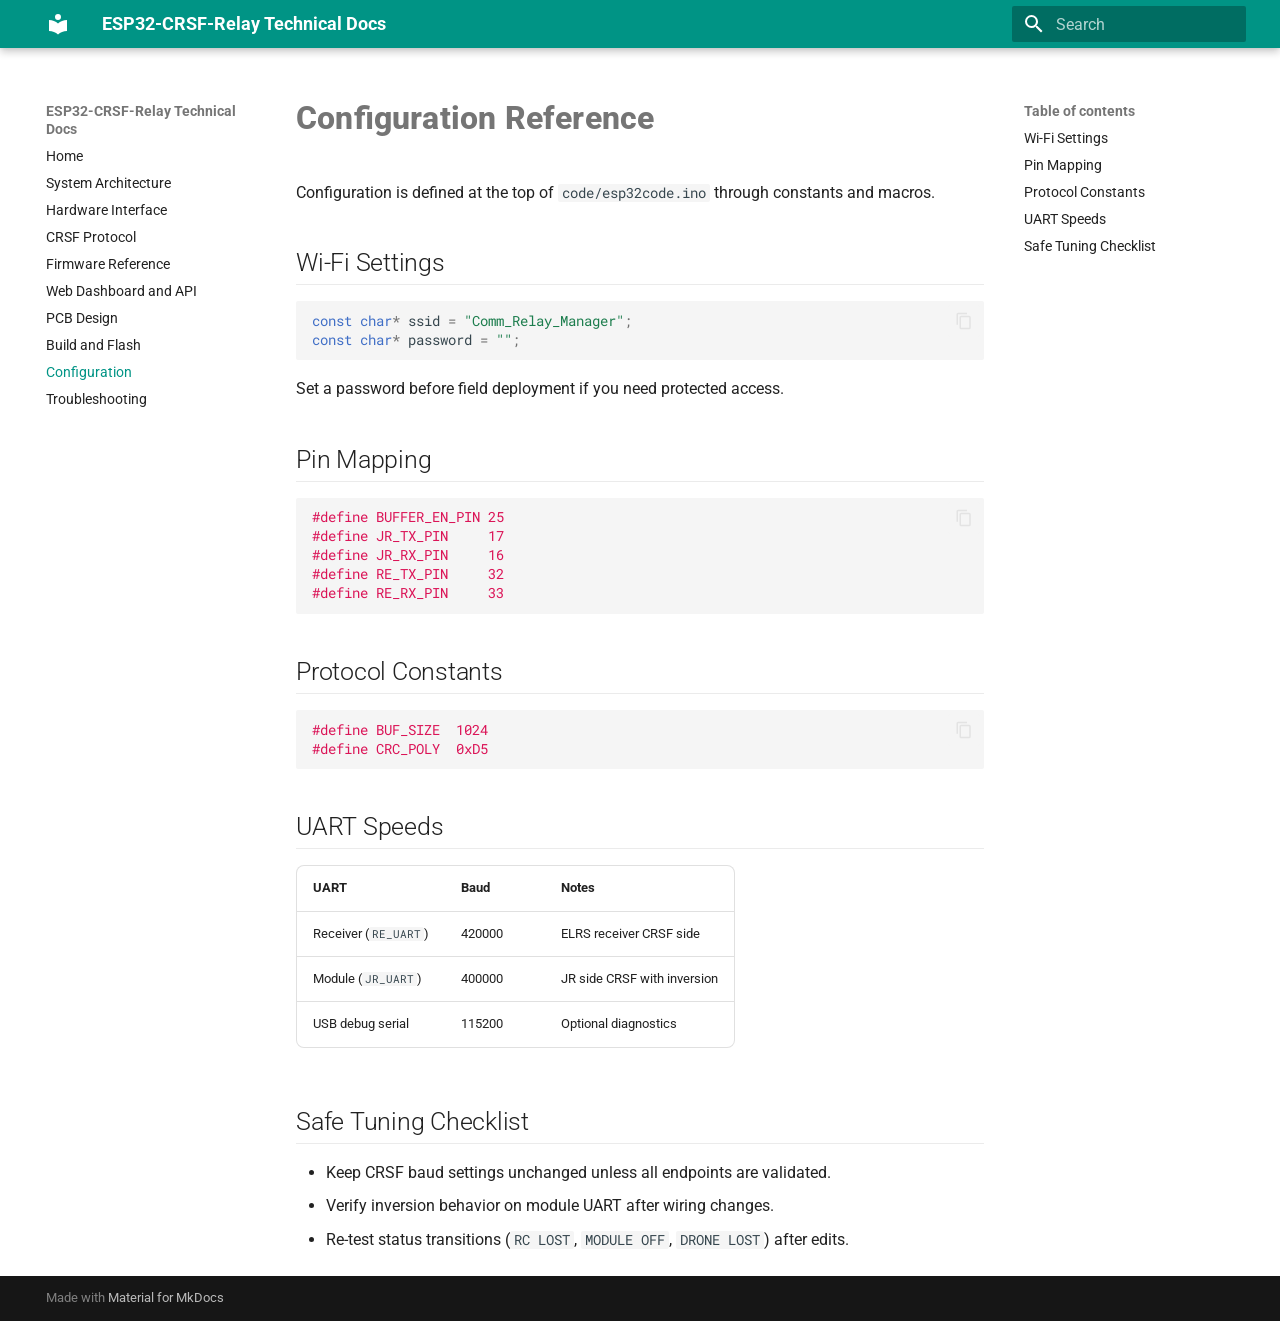
<file: odevzdani_2026/projekt_mikulic/dokumentace/site/configuration/index.html>
<!doctype html>
<html lang="en" class="no-js">
  <head>
    
      <meta charset="utf-8">
      <meta name="viewport" content="width=device-width,initial-scale=1">
      
        <meta name="description" content="Technical documentation for the ESP32 CRSF relay node">
      
      
      
      
        <link rel="prev" href="../build-flash/">
      
      
        <link rel="next" href="../troubleshooting/">
      
      
        
      
      
      <link rel="icon" href="../assets/images/favicon.png">
      <meta name="generator" content="mkdocs-1.6.1, mkdocs-material-9.7.6">
    
    
      
        <title>Configuration - ESP32-CRSF-Relay Technical Docs</title>
      
    
    
      <link rel="stylesheet" href="../assets/stylesheets/main.484c7ddc.min.css">
      
        
        <link rel="stylesheet" href="../assets/stylesheets/palette.ab4e12ef.min.css">
      
      


    
    
      
    
    
      
        
        
        <link rel="preconnect" href="https://fonts.gstatic.com" crossorigin>
        <link rel="stylesheet" href="https://fonts.googleapis.com/css?family=Roboto:300,300i,400,400i,700,700i%7CRoboto+Mono:400,400i,700,700i&display=fallback">
        <style>:root{--md-text-font:"Roboto";--md-code-font:"Roboto Mono"}</style>
      
    
    
      <link rel="stylesheet" href="../assets/stylesheets/extra.css">
    
    <script>__md_scope=new URL("..",location),__md_hash=e=>[...e].reduce(((e,_)=>(e<<5)-e+_.charCodeAt(0)),0),__md_get=(e,_=localStorage,t=__md_scope)=>JSON.parse(_.getItem(t.pathname+"."+e)),__md_set=(e,_,t=localStorage,a=__md_scope)=>{try{t.setItem(a.pathname+"."+e,JSON.stringify(_))}catch(e){}}</script>
    
      

    
    
  </head>
  
  
    
    
      
    
    
    
    
    <body dir="ltr" data-md-color-scheme="default" data-md-color-primary="teal" data-md-color-accent="amber">
  
    
    <input class="md-toggle" data-md-toggle="drawer" type="checkbox" id="__drawer" autocomplete="off">
    <input class="md-toggle" data-md-toggle="search" type="checkbox" id="__search" autocomplete="off">
    <label class="md-overlay" for="__drawer"></label>
    <div data-md-component="skip">
      
        
        <a href="#configuration-reference" class="md-skip">
          Skip to content
        </a>
      
    </div>
    <div data-md-component="announce">
      
    </div>
    
    
      

  

<header class="md-header md-header--shadow" data-md-component="header">
  <nav class="md-header__inner md-grid" aria-label="Header">
    <a href=".." title="ESP32-CRSF-Relay Technical Docs" class="md-header__button md-logo" aria-label="ESP32-CRSF-Relay Technical Docs" data-md-component="logo">
      
  
  <svg xmlns="http://www.w3.org/2000/svg" viewBox="0 0 24 24"><path d="M12 8a3 3 0 0 0 3-3 3 3 0 0 0-3-3 3 3 0 0 0-3 3 3 3 0 0 0 3 3m0 3.54C9.64 9.35 6.5 8 3 8v11c3.5 0 6.64 1.35 9 3.54 2.36-2.19 5.5-3.54 9-3.54V8c-3.5 0-6.64 1.35-9 3.54"/></svg>

    </a>
    <label class="md-header__button md-icon" for="__drawer">
      
      <svg xmlns="http://www.w3.org/2000/svg" viewBox="0 0 24 24"><path d="M3 6h18v2H3zm0 5h18v2H3zm0 5h18v2H3z"/></svg>
    </label>
    <div class="md-header__title" data-md-component="header-title">
      <div class="md-header__ellipsis">
        <div class="md-header__topic">
          <span class="md-ellipsis">
            ESP32-CRSF-Relay Technical Docs
          </span>
        </div>
        <div class="md-header__topic" data-md-component="header-topic">
          <span class="md-ellipsis">
            
              Configuration
            
          </span>
        </div>
      </div>
    </div>
    
      
        <form class="md-header__option" data-md-component="palette">
  
    
    
    
    <input class="md-option" data-md-color-media="" data-md-color-scheme="default" data-md-color-primary="teal" data-md-color-accent="amber"  aria-hidden="true"  type="radio" name="__palette" id="__palette_0">
    
  
</form>
      
    
    
      <script>var palette=__md_get("__palette");if(palette&&palette.color){if("(prefers-color-scheme)"===palette.color.media){var media=matchMedia("(prefers-color-scheme: light)"),input=document.querySelector(media.matches?"[data-md-color-media='(prefers-color-scheme: light)']":"[data-md-color-media='(prefers-color-scheme: dark)']");palette.color.media=input.getAttribute("data-md-color-media"),palette.color.scheme=input.getAttribute("data-md-color-scheme"),palette.color.primary=input.getAttribute("data-md-color-primary"),palette.color.accent=input.getAttribute("data-md-color-accent")}for(var[key,value]of Object.entries(palette.color))document.body.setAttribute("data-md-color-"+key,value)}</script>
    
    
    
      
      
        <label class="md-header__button md-icon" for="__search">
          
          <svg xmlns="http://www.w3.org/2000/svg" viewBox="0 0 24 24"><path d="M9.5 3A6.5 6.5 0 0 1 16 9.5c0 1.61-.59 3.09-1.56 4.23l.27.27h.79l5 5-1.5 1.5-5-5v-.79l-.27-.27A6.52 6.52 0 0 1 9.5 16 6.5 6.5 0 0 1 3 9.5 6.5 6.5 0 0 1 9.5 3m0 2C7 5 5 7 5 9.5S7 14 9.5 14 14 12 14 9.5 12 5 9.5 5"/></svg>
        </label>
        <div class="md-search" data-md-component="search" role="dialog">
  <label class="md-search__overlay" for="__search"></label>
  <div class="md-search__inner" role="search">
    <form class="md-search__form" name="search">
      <input type="text" class="md-search__input" name="query" aria-label="Search" placeholder="Search" autocapitalize="off" autocorrect="off" autocomplete="off" spellcheck="false" data-md-component="search-query" required>
      <label class="md-search__icon md-icon" for="__search">
        
        <svg xmlns="http://www.w3.org/2000/svg" viewBox="0 0 24 24"><path d="M9.5 3A6.5 6.5 0 0 1 16 9.5c0 1.61-.59 3.09-1.56 4.23l.27.27h.79l5 5-1.5 1.5-5-5v-.79l-.27-.27A6.52 6.52 0 0 1 9.5 16 6.5 6.5 0 0 1 3 9.5 6.5 6.5 0 0 1 9.5 3m0 2C7 5 5 7 5 9.5S7 14 9.5 14 14 12 14 9.5 12 5 9.5 5"/></svg>
        
        <svg xmlns="http://www.w3.org/2000/svg" viewBox="0 0 24 24"><path d="M20 11v2H8l5.5 5.5-1.42 1.42L4.16 12l7.92-7.92L13.5 5.5 8 11z"/></svg>
      </label>
      <nav class="md-search__options" aria-label="Search">
        
        <button type="reset" class="md-search__icon md-icon" title="Clear" aria-label="Clear" tabindex="-1">
          
          <svg xmlns="http://www.w3.org/2000/svg" viewBox="0 0 24 24"><path d="M19 6.41 17.59 5 12 10.59 6.41 5 5 6.41 10.59 12 5 17.59 6.41 19 12 13.41 17.59 19 19 17.59 13.41 12z"/></svg>
        </button>
      </nav>
      
    </form>
    <div class="md-search__output">
      <div class="md-search__scrollwrap" tabindex="0" data-md-scrollfix>
        <div class="md-search-result" data-md-component="search-result">
          <div class="md-search-result__meta">
            Initializing search
          </div>
          <ol class="md-search-result__list" role="presentation"></ol>
        </div>
      </div>
    </div>
  </div>
</div>
      
    
    
  </nav>
  
</header>
    
    <div class="md-container" data-md-component="container">
      
      
        
          
        
      
      <main class="md-main" data-md-component="main">
        <div class="md-main__inner md-grid">
          
            
              
              <div class="md-sidebar md-sidebar--primary" data-md-component="sidebar" data-md-type="navigation" >
                <div class="md-sidebar__scrollwrap">
                  <div class="md-sidebar__inner">
                    



<nav class="md-nav md-nav--primary" aria-label="Navigation" data-md-level="0">
  <label class="md-nav__title" for="__drawer">
    <a href=".." title="ESP32-CRSF-Relay Technical Docs" class="md-nav__button md-logo" aria-label="ESP32-CRSF-Relay Technical Docs" data-md-component="logo">
      
  
  <svg xmlns="http://www.w3.org/2000/svg" viewBox="0 0 24 24"><path d="M12 8a3 3 0 0 0 3-3 3 3 0 0 0-3-3 3 3 0 0 0-3 3 3 3 0 0 0 3 3m0 3.54C9.64 9.35 6.5 8 3 8v11c3.5 0 6.64 1.35 9 3.54 2.36-2.19 5.5-3.54 9-3.54V8c-3.5 0-6.64 1.35-9 3.54"/></svg>

    </a>
    ESP32-CRSF-Relay Technical Docs
  </label>
  
  <ul class="md-nav__list" data-md-scrollfix>
    
      
      
  
  
  
  
    <li class="md-nav__item">
      <a href=".." class="md-nav__link">
        
  
  
  <span class="md-ellipsis">
    
  
    Home
  

    
  </span>
  
  

      </a>
    </li>
  

    
      
      
  
  
  
  
    <li class="md-nav__item">
      <a href="../architecture/" class="md-nav__link">
        
  
  
  <span class="md-ellipsis">
    
  
    System Architecture
  

    
  </span>
  
  

      </a>
    </li>
  

    
      
      
  
  
  
  
    <li class="md-nav__item">
      <a href="../hardware/" class="md-nav__link">
        
  
  
  <span class="md-ellipsis">
    
  
    Hardware Interface
  

    
  </span>
  
  

      </a>
    </li>
  

    
      
      
  
  
  
  
    <li class="md-nav__item">
      <a href="../crsf-protocol/" class="md-nav__link">
        
  
  
  <span class="md-ellipsis">
    
  
    CRSF Protocol
  

    
  </span>
  
  

      </a>
    </li>
  

    
      
      
  
  
  
  
    <li class="md-nav__item">
      <a href="../firmware-reference/" class="md-nav__link">
        
  
  
  <span class="md-ellipsis">
    
  
    Firmware Reference
  

    
  </span>
  
  

      </a>
    </li>
  

    
      
      
  
  
  
  
    <li class="md-nav__item">
      <a href="../web-dashboard-api/" class="md-nav__link">
        
  
  
  <span class="md-ellipsis">
    
  
    Web Dashboard and API
  

    
  </span>
  
  

      </a>
    </li>
  

    
      
      
  
  
  
  
    <li class="md-nav__item">
      <a href="../pcb-design/" class="md-nav__link">
        
  
  
  <span class="md-ellipsis">
    
  
    PCB Design
  

    
  </span>
  
  

      </a>
    </li>
  

    
      
      
  
  
  
  
    <li class="md-nav__item">
      <a href="../build-flash/" class="md-nav__link">
        
  
  
  <span class="md-ellipsis">
    
  
    Build and Flash
  

    
  </span>
  
  

      </a>
    </li>
  

    
      
      
  
  
    
  
  
  
    <li class="md-nav__item md-nav__item--active">
      
      <input class="md-nav__toggle md-toggle" type="checkbox" id="__toc">
      
      
        
      
      
        <label class="md-nav__link md-nav__link--active" for="__toc">
          
  
  
  <span class="md-ellipsis">
    
  
    Configuration
  

    
  </span>
  
  

          <span class="md-nav__icon md-icon"></span>
        </label>
      
      <a href="./" class="md-nav__link md-nav__link--active">
        
  
  
  <span class="md-ellipsis">
    
  
    Configuration
  

    
  </span>
  
  

      </a>
      
        

<nav class="md-nav md-nav--secondary" aria-label="Table of contents">
  
  
  
    
  
  
    <label class="md-nav__title" for="__toc">
      <span class="md-nav__icon md-icon"></span>
      Table of contents
    </label>
    <ul class="md-nav__list" data-md-component="toc" data-md-scrollfix>
      
        <li class="md-nav__item">
  <a href="#wi-fi-settings" class="md-nav__link">
    <span class="md-ellipsis">
      
        Wi-Fi Settings
      
    </span>
  </a>
  
</li>
      
        <li class="md-nav__item">
  <a href="#pin-mapping" class="md-nav__link">
    <span class="md-ellipsis">
      
        Pin Mapping
      
    </span>
  </a>
  
</li>
      
        <li class="md-nav__item">
  <a href="#protocol-constants" class="md-nav__link">
    <span class="md-ellipsis">
      
        Protocol Constants
      
    </span>
  </a>
  
</li>
      
        <li class="md-nav__item">
  <a href="#uart-speeds" class="md-nav__link">
    <span class="md-ellipsis">
      
        UART Speeds
      
    </span>
  </a>
  
</li>
      
        <li class="md-nav__item">
  <a href="#safe-tuning-checklist" class="md-nav__link">
    <span class="md-ellipsis">
      
        Safe Tuning Checklist
      
    </span>
  </a>
  
</li>
      
    </ul>
  
</nav>
      
    </li>
  

    
      
      
  
  
  
  
    <li class="md-nav__item">
      <a href="../troubleshooting/" class="md-nav__link">
        
  
  
  <span class="md-ellipsis">
    
  
    Troubleshooting
  

    
  </span>
  
  

      </a>
    </li>
  

    
  </ul>
</nav>
                  </div>
                </div>
              </div>
            
            
              
              <div class="md-sidebar md-sidebar--secondary" data-md-component="sidebar" data-md-type="toc" >
                <div class="md-sidebar__scrollwrap">
                  <div class="md-sidebar__inner">
                    

<nav class="md-nav md-nav--secondary" aria-label="Table of contents">
  
  
  
    
  
  
    <label class="md-nav__title" for="__toc">
      <span class="md-nav__icon md-icon"></span>
      Table of contents
    </label>
    <ul class="md-nav__list" data-md-component="toc" data-md-scrollfix>
      
        <li class="md-nav__item">
  <a href="#wi-fi-settings" class="md-nav__link">
    <span class="md-ellipsis">
      
        Wi-Fi Settings
      
    </span>
  </a>
  
</li>
      
        <li class="md-nav__item">
  <a href="#pin-mapping" class="md-nav__link">
    <span class="md-ellipsis">
      
        Pin Mapping
      
    </span>
  </a>
  
</li>
      
        <li class="md-nav__item">
  <a href="#protocol-constants" class="md-nav__link">
    <span class="md-ellipsis">
      
        Protocol Constants
      
    </span>
  </a>
  
</li>
      
        <li class="md-nav__item">
  <a href="#uart-speeds" class="md-nav__link">
    <span class="md-ellipsis">
      
        UART Speeds
      
    </span>
  </a>
  
</li>
      
        <li class="md-nav__item">
  <a href="#safe-tuning-checklist" class="md-nav__link">
    <span class="md-ellipsis">
      
        Safe Tuning Checklist
      
    </span>
  </a>
  
</li>
      
    </ul>
  
</nav>
                  </div>
                </div>
              </div>
            
          
          
            <div class="md-content" data-md-component="content">
              
              <article class="md-content__inner md-typeset">
                
                  



<h1 id="configuration-reference">Configuration Reference<a class="headerlink" href="#configuration-reference" title="Permanent link">&para;</a></h1>
<p>Configuration is defined at the top of <code>code/esp32code.ino</code> through constants and macros.</p>
<h2 id="wi-fi-settings">Wi-Fi Settings<a class="headerlink" href="#wi-fi-settings" title="Permanent link">&para;</a></h2>
<div class="highlight"><pre><span></span><code><a id="__codelineno-0-1" name="__codelineno-0-1" href="#__codelineno-0-1"></a><span class="k">const</span><span class="w"> </span><span class="kt">char</span><span class="o">*</span><span class="w"> </span><span class="n">ssid</span><span class="w"> </span><span class="o">=</span><span class="w"> </span><span class="s">&quot;Comm_Relay_Manager&quot;</span><span class="p">;</span>
<a id="__codelineno-0-2" name="__codelineno-0-2" href="#__codelineno-0-2"></a><span class="k">const</span><span class="w"> </span><span class="kt">char</span><span class="o">*</span><span class="w"> </span><span class="n">password</span><span class="w"> </span><span class="o">=</span><span class="w"> </span><span class="s">&quot;&quot;</span><span class="p">;</span>
</code></pre></div>
<p>Set a password before field deployment if you need protected access.</p>
<h2 id="pin-mapping">Pin Mapping<a class="headerlink" href="#pin-mapping" title="Permanent link">&para;</a></h2>
<div class="highlight"><pre><span></span><code><a id="__codelineno-1-1" name="__codelineno-1-1" href="#__codelineno-1-1"></a><span class="cp">#define BUFFER_EN_PIN 25</span>
<a id="__codelineno-1-2" name="__codelineno-1-2" href="#__codelineno-1-2"></a><span class="cp">#define JR_TX_PIN     17</span>
<a id="__codelineno-1-3" name="__codelineno-1-3" href="#__codelineno-1-3"></a><span class="cp">#define JR_RX_PIN     16</span>
<a id="__codelineno-1-4" name="__codelineno-1-4" href="#__codelineno-1-4"></a><span class="cp">#define RE_TX_PIN     32</span>
<a id="__codelineno-1-5" name="__codelineno-1-5" href="#__codelineno-1-5"></a><span class="cp">#define RE_RX_PIN     33</span>
</code></pre></div>
<h2 id="protocol-constants">Protocol Constants<a class="headerlink" href="#protocol-constants" title="Permanent link">&para;</a></h2>
<div class="highlight"><pre><span></span><code><a id="__codelineno-2-1" name="__codelineno-2-1" href="#__codelineno-2-1"></a><span class="cp">#define BUF_SIZE  1024</span>
<a id="__codelineno-2-2" name="__codelineno-2-2" href="#__codelineno-2-2"></a><span class="cp">#define CRC_POLY  0xD5</span>
</code></pre></div>
<h2 id="uart-speeds">UART Speeds<a class="headerlink" href="#uart-speeds" title="Permanent link">&para;</a></h2>
<table>
<thead>
<tr>
<th>UART</th>
<th>Baud</th>
<th>Notes</th>
</tr>
</thead>
<tbody>
<tr>
<td>Receiver (<code>RE_UART</code>)</td>
<td>420000</td>
<td>ELRS receiver CRSF side</td>
</tr>
<tr>
<td>Module (<code>JR_UART</code>)</td>
<td>400000</td>
<td>JR side CRSF with inversion</td>
</tr>
<tr>
<td>USB debug serial</td>
<td>115200</td>
<td>Optional diagnostics</td>
</tr>
</tbody>
</table>
<h2 id="safe-tuning-checklist">Safe Tuning Checklist<a class="headerlink" href="#safe-tuning-checklist" title="Permanent link">&para;</a></h2>
<ul>
<li>Keep CRSF baud settings unchanged unless all endpoints are validated.</li>
<li>Verify inversion behavior on module UART after wiring changes.</li>
<li>Re-test status transitions (<code>RC LOST</code>, <code>MODULE OFF</code>, <code>DRONE LOST</code>) after edits.</li>
</ul>












                
              </article>
            </div>
          
          
<script>var target=document.getElementById(location.hash.slice(1));target&&target.name&&(target.checked=target.name.startsWith("__tabbed_"))</script>
        </div>
        
          <button type="button" class="md-top md-icon" data-md-component="top" hidden>
  
  <svg xmlns="http://www.w3.org/2000/svg" viewBox="0 0 24 24"><path d="M13 20h-2V8l-5.5 5.5-1.42-1.42L12 4.16l7.92 7.92-1.42 1.42L13 8z"/></svg>
  Back to top
</button>
        
      </main>
      
        <footer class="md-footer">
  
  <div class="md-footer-meta md-typeset">
    <div class="md-footer-meta__inner md-grid">
      <div class="md-copyright">
  
  
    Made with
    <a href="https://squidfunk.github.io/mkdocs-material/" target="_blank" rel="noopener">
      Material for MkDocs
    </a>
  
</div>
      
    </div>
  </div>
</footer>
      
    </div>
    <div class="md-dialog" data-md-component="dialog">
      <div class="md-dialog__inner md-typeset"></div>
    </div>
    
    
    
      
      
      <script id="__config" type="application/json">{"annotate": null, "base": "..", "features": ["navigation.instant", "navigation.tracking", "navigation.top", "toc.follow", "search.highlight", "content.code.copy"], "search": "../assets/javascripts/workers/search.2c215733.min.js", "tags": null, "translations": {"clipboard.copied": "Copied to clipboard", "clipboard.copy": "Copy to clipboard", "search.result.more.one": "1 more on this page", "search.result.more.other": "# more on this page", "search.result.none": "No matching documents", "search.result.one": "1 matching document", "search.result.other": "# matching documents", "search.result.placeholder": "Type to start searching", "search.result.term.missing": "Missing", "select.version": "Select version"}, "version": null}</script>
    
    
      <script src="../assets/javascripts/bundle.79ae519e.min.js"></script>
      
    
  </body>
</html>
</file>
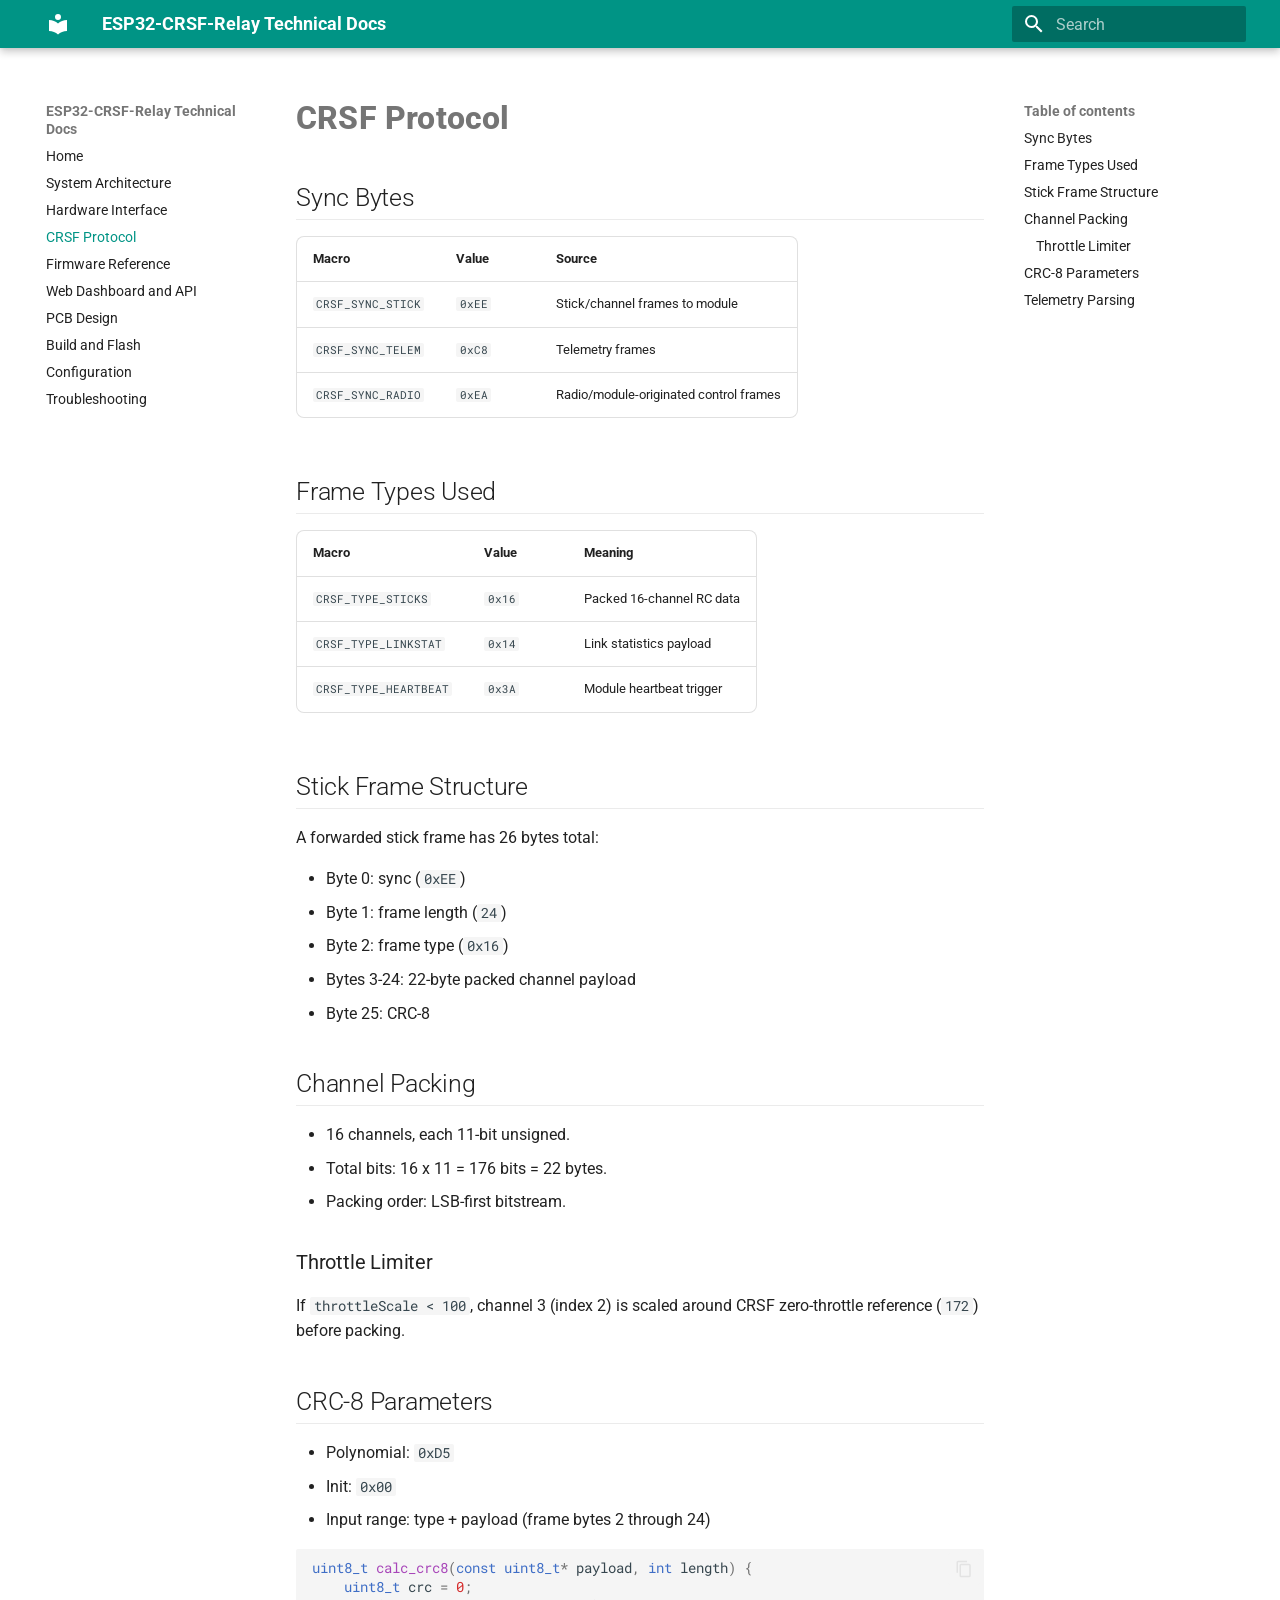
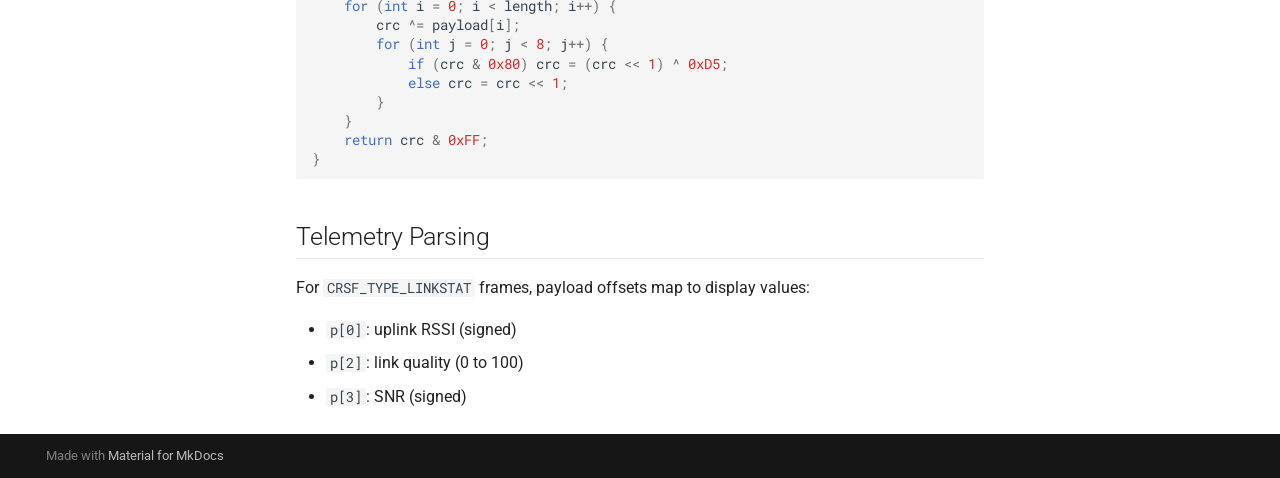
<file: odevzdani_2026/projekt_mikulic/dokumentace/site/crsf-protocol/index.html>
<!doctype html>
<html lang="en" class="no-js">
  <head>
    
      <meta charset="utf-8">
      <meta name="viewport" content="width=device-width,initial-scale=1">
      
        <meta name="description" content="Technical documentation for the ESP32 CRSF relay node">
      
      
      
      
        <link rel="prev" href="../hardware/">
      
      
        <link rel="next" href="../firmware-reference/">
      
      
        
      
      
      <link rel="icon" href="../assets/images/favicon.png">
      <meta name="generator" content="mkdocs-1.6.1, mkdocs-material-9.7.6">
    
    
      
        <title>CRSF Protocol - ESP32-CRSF-Relay Technical Docs</title>
      
    
    
      <link rel="stylesheet" href="../assets/stylesheets/main.484c7ddc.min.css">
      
        
        <link rel="stylesheet" href="../assets/stylesheets/palette.ab4e12ef.min.css">
      
      


    
    
      
    
    
      
        
        
        <link rel="preconnect" href="https://fonts.gstatic.com" crossorigin>
        <link rel="stylesheet" href="https://fonts.googleapis.com/css?family=Roboto:300,300i,400,400i,700,700i%7CRoboto+Mono:400,400i,700,700i&display=fallback">
        <style>:root{--md-text-font:"Roboto";--md-code-font:"Roboto Mono"}</style>
      
    
    
      <link rel="stylesheet" href="../assets/stylesheets/extra.css">
    
    <script>__md_scope=new URL("..",location),__md_hash=e=>[...e].reduce(((e,_)=>(e<<5)-e+_.charCodeAt(0)),0),__md_get=(e,_=localStorage,t=__md_scope)=>JSON.parse(_.getItem(t.pathname+"."+e)),__md_set=(e,_,t=localStorage,a=__md_scope)=>{try{t.setItem(a.pathname+"."+e,JSON.stringify(_))}catch(e){}}</script>
    
      

    
    
  </head>
  
  
    
    
      
    
    
    
    
    <body dir="ltr" data-md-color-scheme="default" data-md-color-primary="teal" data-md-color-accent="amber">
  
    
    <input class="md-toggle" data-md-toggle="drawer" type="checkbox" id="__drawer" autocomplete="off">
    <input class="md-toggle" data-md-toggle="search" type="checkbox" id="__search" autocomplete="off">
    <label class="md-overlay" for="__drawer"></label>
    <div data-md-component="skip">
      
        
        <a href="#crsf-protocol" class="md-skip">
          Skip to content
        </a>
      
    </div>
    <div data-md-component="announce">
      
    </div>
    
    
      

  

<header class="md-header md-header--shadow" data-md-component="header">
  <nav class="md-header__inner md-grid" aria-label="Header">
    <a href=".." title="ESP32-CRSF-Relay Technical Docs" class="md-header__button md-logo" aria-label="ESP32-CRSF-Relay Technical Docs" data-md-component="logo">
      
  
  <svg xmlns="http://www.w3.org/2000/svg" viewBox="0 0 24 24"><path d="M12 8a3 3 0 0 0 3-3 3 3 0 0 0-3-3 3 3 0 0 0-3 3 3 3 0 0 0 3 3m0 3.54C9.64 9.35 6.5 8 3 8v11c3.5 0 6.64 1.35 9 3.54 2.36-2.19 5.5-3.54 9-3.54V8c-3.5 0-6.64 1.35-9 3.54"/></svg>

    </a>
    <label class="md-header__button md-icon" for="__drawer">
      
      <svg xmlns="http://www.w3.org/2000/svg" viewBox="0 0 24 24"><path d="M3 6h18v2H3zm0 5h18v2H3zm0 5h18v2H3z"/></svg>
    </label>
    <div class="md-header__title" data-md-component="header-title">
      <div class="md-header__ellipsis">
        <div class="md-header__topic">
          <span class="md-ellipsis">
            ESP32-CRSF-Relay Technical Docs
          </span>
        </div>
        <div class="md-header__topic" data-md-component="header-topic">
          <span class="md-ellipsis">
            
              CRSF Protocol
            
          </span>
        </div>
      </div>
    </div>
    
      
        <form class="md-header__option" data-md-component="palette">
  
    
    
    
    <input class="md-option" data-md-color-media="" data-md-color-scheme="default" data-md-color-primary="teal" data-md-color-accent="amber"  aria-hidden="true"  type="radio" name="__palette" id="__palette_0">
    
  
</form>
      
    
    
      <script>var palette=__md_get("__palette");if(palette&&palette.color){if("(prefers-color-scheme)"===palette.color.media){var media=matchMedia("(prefers-color-scheme: light)"),input=document.querySelector(media.matches?"[data-md-color-media='(prefers-color-scheme: light)']":"[data-md-color-media='(prefers-color-scheme: dark)']");palette.color.media=input.getAttribute("data-md-color-media"),palette.color.scheme=input.getAttribute("data-md-color-scheme"),palette.color.primary=input.getAttribute("data-md-color-primary"),palette.color.accent=input.getAttribute("data-md-color-accent")}for(var[key,value]of Object.entries(palette.color))document.body.setAttribute("data-md-color-"+key,value)}</script>
    
    
    
      
      
        <label class="md-header__button md-icon" for="__search">
          
          <svg xmlns="http://www.w3.org/2000/svg" viewBox="0 0 24 24"><path d="M9.5 3A6.5 6.5 0 0 1 16 9.5c0 1.61-.59 3.09-1.56 4.23l.27.27h.79l5 5-1.5 1.5-5-5v-.79l-.27-.27A6.52 6.52 0 0 1 9.5 16 6.5 6.5 0 0 1 3 9.5 6.5 6.5 0 0 1 9.5 3m0 2C7 5 5 7 5 9.5S7 14 9.5 14 14 12 14 9.5 12 5 9.5 5"/></svg>
        </label>
        <div class="md-search" data-md-component="search" role="dialog">
  <label class="md-search__overlay" for="__search"></label>
  <div class="md-search__inner" role="search">
    <form class="md-search__form" name="search">
      <input type="text" class="md-search__input" name="query" aria-label="Search" placeholder="Search" autocapitalize="off" autocorrect="off" autocomplete="off" spellcheck="false" data-md-component="search-query" required>
      <label class="md-search__icon md-icon" for="__search">
        
        <svg xmlns="http://www.w3.org/2000/svg" viewBox="0 0 24 24"><path d="M9.5 3A6.5 6.5 0 0 1 16 9.5c0 1.61-.59 3.09-1.56 4.23l.27.27h.79l5 5-1.5 1.5-5-5v-.79l-.27-.27A6.52 6.52 0 0 1 9.5 16 6.5 6.5 0 0 1 3 9.5 6.5 6.5 0 0 1 9.5 3m0 2C7 5 5 7 5 9.5S7 14 9.5 14 14 12 14 9.5 12 5 9.5 5"/></svg>
        
        <svg xmlns="http://www.w3.org/2000/svg" viewBox="0 0 24 24"><path d="M20 11v2H8l5.5 5.5-1.42 1.42L4.16 12l7.92-7.92L13.5 5.5 8 11z"/></svg>
      </label>
      <nav class="md-search__options" aria-label="Search">
        
        <button type="reset" class="md-search__icon md-icon" title="Clear" aria-label="Clear" tabindex="-1">
          
          <svg xmlns="http://www.w3.org/2000/svg" viewBox="0 0 24 24"><path d="M19 6.41 17.59 5 12 10.59 6.41 5 5 6.41 10.59 12 5 17.59 6.41 19 12 13.41 17.59 19 19 17.59 13.41 12z"/></svg>
        </button>
      </nav>
      
    </form>
    <div class="md-search__output">
      <div class="md-search__scrollwrap" tabindex="0" data-md-scrollfix>
        <div class="md-search-result" data-md-component="search-result">
          <div class="md-search-result__meta">
            Initializing search
          </div>
          <ol class="md-search-result__list" role="presentation"></ol>
        </div>
      </div>
    </div>
  </div>
</div>
      
    
    
  </nav>
  
</header>
    
    <div class="md-container" data-md-component="container">
      
      
        
          
        
      
      <main class="md-main" data-md-component="main">
        <div class="md-main__inner md-grid">
          
            
              
              <div class="md-sidebar md-sidebar--primary" data-md-component="sidebar" data-md-type="navigation" >
                <div class="md-sidebar__scrollwrap">
                  <div class="md-sidebar__inner">
                    



<nav class="md-nav md-nav--primary" aria-label="Navigation" data-md-level="0">
  <label class="md-nav__title" for="__drawer">
    <a href=".." title="ESP32-CRSF-Relay Technical Docs" class="md-nav__button md-logo" aria-label="ESP32-CRSF-Relay Technical Docs" data-md-component="logo">
      
  
  <svg xmlns="http://www.w3.org/2000/svg" viewBox="0 0 24 24"><path d="M12 8a3 3 0 0 0 3-3 3 3 0 0 0-3-3 3 3 0 0 0-3 3 3 3 0 0 0 3 3m0 3.54C9.64 9.35 6.5 8 3 8v11c3.5 0 6.64 1.35 9 3.54 2.36-2.19 5.5-3.54 9-3.54V8c-3.5 0-6.64 1.35-9 3.54"/></svg>

    </a>
    ESP32-CRSF-Relay Technical Docs
  </label>
  
  <ul class="md-nav__list" data-md-scrollfix>
    
      
      
  
  
  
  
    <li class="md-nav__item">
      <a href=".." class="md-nav__link">
        
  
  
  <span class="md-ellipsis">
    
  
    Home
  

    
  </span>
  
  

      </a>
    </li>
  

    
      
      
  
  
  
  
    <li class="md-nav__item">
      <a href="../architecture/" class="md-nav__link">
        
  
  
  <span class="md-ellipsis">
    
  
    System Architecture
  

    
  </span>
  
  

      </a>
    </li>
  

    
      
      
  
  
  
  
    <li class="md-nav__item">
      <a href="../hardware/" class="md-nav__link">
        
  
  
  <span class="md-ellipsis">
    
  
    Hardware Interface
  

    
  </span>
  
  

      </a>
    </li>
  

    
      
      
  
  
    
  
  
  
    <li class="md-nav__item md-nav__item--active">
      
      <input class="md-nav__toggle md-toggle" type="checkbox" id="__toc">
      
      
        
      
      
        <label class="md-nav__link md-nav__link--active" for="__toc">
          
  
  
  <span class="md-ellipsis">
    
  
    CRSF Protocol
  

    
  </span>
  
  

          <span class="md-nav__icon md-icon"></span>
        </label>
      
      <a href="./" class="md-nav__link md-nav__link--active">
        
  
  
  <span class="md-ellipsis">
    
  
    CRSF Protocol
  

    
  </span>
  
  

      </a>
      
        

<nav class="md-nav md-nav--secondary" aria-label="Table of contents">
  
  
  
    
  
  
    <label class="md-nav__title" for="__toc">
      <span class="md-nav__icon md-icon"></span>
      Table of contents
    </label>
    <ul class="md-nav__list" data-md-component="toc" data-md-scrollfix>
      
        <li class="md-nav__item">
  <a href="#sync-bytes" class="md-nav__link">
    <span class="md-ellipsis">
      
        Sync Bytes
      
    </span>
  </a>
  
</li>
      
        <li class="md-nav__item">
  <a href="#frame-types-used" class="md-nav__link">
    <span class="md-ellipsis">
      
        Frame Types Used
      
    </span>
  </a>
  
</li>
      
        <li class="md-nav__item">
  <a href="#stick-frame-structure" class="md-nav__link">
    <span class="md-ellipsis">
      
        Stick Frame Structure
      
    </span>
  </a>
  
</li>
      
        <li class="md-nav__item">
  <a href="#channel-packing" class="md-nav__link">
    <span class="md-ellipsis">
      
        Channel Packing
      
    </span>
  </a>
  
    <nav class="md-nav" aria-label="Channel Packing">
      <ul class="md-nav__list">
        
          <li class="md-nav__item">
  <a href="#throttle-limiter" class="md-nav__link">
    <span class="md-ellipsis">
      
        Throttle Limiter
      
    </span>
  </a>
  
</li>
        
      </ul>
    </nav>
  
</li>
      
        <li class="md-nav__item">
  <a href="#crc-8-parameters" class="md-nav__link">
    <span class="md-ellipsis">
      
        CRC-8 Parameters
      
    </span>
  </a>
  
</li>
      
        <li class="md-nav__item">
  <a href="#telemetry-parsing" class="md-nav__link">
    <span class="md-ellipsis">
      
        Telemetry Parsing
      
    </span>
  </a>
  
</li>
      
    </ul>
  
</nav>
      
    </li>
  

    
      
      
  
  
  
  
    <li class="md-nav__item">
      <a href="../firmware-reference/" class="md-nav__link">
        
  
  
  <span class="md-ellipsis">
    
  
    Firmware Reference
  

    
  </span>
  
  

      </a>
    </li>
  

    
      
      
  
  
  
  
    <li class="md-nav__item">
      <a href="../web-dashboard-api/" class="md-nav__link">
        
  
  
  <span class="md-ellipsis">
    
  
    Web Dashboard and API
  

    
  </span>
  
  

      </a>
    </li>
  

    
      
      
  
  
  
  
    <li class="md-nav__item">
      <a href="../pcb-design/" class="md-nav__link">
        
  
  
  <span class="md-ellipsis">
    
  
    PCB Design
  

    
  </span>
  
  

      </a>
    </li>
  

    
      
      
  
  
  
  
    <li class="md-nav__item">
      <a href="../build-flash/" class="md-nav__link">
        
  
  
  <span class="md-ellipsis">
    
  
    Build and Flash
  

    
  </span>
  
  

      </a>
    </li>
  

    
      
      
  
  
  
  
    <li class="md-nav__item">
      <a href="../configuration/" class="md-nav__link">
        
  
  
  <span class="md-ellipsis">
    
  
    Configuration
  

    
  </span>
  
  

      </a>
    </li>
  

    
      
      
  
  
  
  
    <li class="md-nav__item">
      <a href="../troubleshooting/" class="md-nav__link">
        
  
  
  <span class="md-ellipsis">
    
  
    Troubleshooting
  

    
  </span>
  
  

      </a>
    </li>
  

    
  </ul>
</nav>
                  </div>
                </div>
              </div>
            
            
              
              <div class="md-sidebar md-sidebar--secondary" data-md-component="sidebar" data-md-type="toc" >
                <div class="md-sidebar__scrollwrap">
                  <div class="md-sidebar__inner">
                    

<nav class="md-nav md-nav--secondary" aria-label="Table of contents">
  
  
  
    
  
  
    <label class="md-nav__title" for="__toc">
      <span class="md-nav__icon md-icon"></span>
      Table of contents
    </label>
    <ul class="md-nav__list" data-md-component="toc" data-md-scrollfix>
      
        <li class="md-nav__item">
  <a href="#sync-bytes" class="md-nav__link">
    <span class="md-ellipsis">
      
        Sync Bytes
      
    </span>
  </a>
  
</li>
      
        <li class="md-nav__item">
  <a href="#frame-types-used" class="md-nav__link">
    <span class="md-ellipsis">
      
        Frame Types Used
      
    </span>
  </a>
  
</li>
      
        <li class="md-nav__item">
  <a href="#stick-frame-structure" class="md-nav__link">
    <span class="md-ellipsis">
      
        Stick Frame Structure
      
    </span>
  </a>
  
</li>
      
        <li class="md-nav__item">
  <a href="#channel-packing" class="md-nav__link">
    <span class="md-ellipsis">
      
        Channel Packing
      
    </span>
  </a>
  
    <nav class="md-nav" aria-label="Channel Packing">
      <ul class="md-nav__list">
        
          <li class="md-nav__item">
  <a href="#throttle-limiter" class="md-nav__link">
    <span class="md-ellipsis">
      
        Throttle Limiter
      
    </span>
  </a>
  
</li>
        
      </ul>
    </nav>
  
</li>
      
        <li class="md-nav__item">
  <a href="#crc-8-parameters" class="md-nav__link">
    <span class="md-ellipsis">
      
        CRC-8 Parameters
      
    </span>
  </a>
  
</li>
      
        <li class="md-nav__item">
  <a href="#telemetry-parsing" class="md-nav__link">
    <span class="md-ellipsis">
      
        Telemetry Parsing
      
    </span>
  </a>
  
</li>
      
    </ul>
  
</nav>
                  </div>
                </div>
              </div>
            
          
          
            <div class="md-content" data-md-component="content">
              
              <article class="md-content__inner md-typeset">
                
                  



<h1 id="crsf-protocol">CRSF Protocol<a class="headerlink" href="#crsf-protocol" title="Permanent link">&para;</a></h1>
<h2 id="sync-bytes">Sync Bytes<a class="headerlink" href="#sync-bytes" title="Permanent link">&para;</a></h2>
<table>
<thead>
<tr>
<th>Macro</th>
<th>Value</th>
<th>Source</th>
</tr>
</thead>
<tbody>
<tr>
<td><code>CRSF_SYNC_STICK</code></td>
<td><code>0xEE</code></td>
<td>Stick/channel frames to module</td>
</tr>
<tr>
<td><code>CRSF_SYNC_TELEM</code></td>
<td><code>0xC8</code></td>
<td>Telemetry frames</td>
</tr>
<tr>
<td><code>CRSF_SYNC_RADIO</code></td>
<td><code>0xEA</code></td>
<td>Radio/module-originated control frames</td>
</tr>
</tbody>
</table>
<h2 id="frame-types-used">Frame Types Used<a class="headerlink" href="#frame-types-used" title="Permanent link">&para;</a></h2>
<table>
<thead>
<tr>
<th>Macro</th>
<th>Value</th>
<th>Meaning</th>
</tr>
</thead>
<tbody>
<tr>
<td><code>CRSF_TYPE_STICKS</code></td>
<td><code>0x16</code></td>
<td>Packed 16-channel RC data</td>
</tr>
<tr>
<td><code>CRSF_TYPE_LINKSTAT</code></td>
<td><code>0x14</code></td>
<td>Link statistics payload</td>
</tr>
<tr>
<td><code>CRSF_TYPE_HEARTBEAT</code></td>
<td><code>0x3A</code></td>
<td>Module heartbeat trigger</td>
</tr>
</tbody>
</table>
<h2 id="stick-frame-structure">Stick Frame Structure<a class="headerlink" href="#stick-frame-structure" title="Permanent link">&para;</a></h2>
<p>A forwarded stick frame has 26 bytes total:</p>
<ul>
<li>Byte 0: sync (<code>0xEE</code>)</li>
<li>Byte 1: frame length (<code>24</code>)</li>
<li>Byte 2: frame type (<code>0x16</code>)</li>
<li>Bytes 3-24: 22-byte packed channel payload</li>
<li>Byte 25: CRC-8</li>
</ul>
<h2 id="channel-packing">Channel Packing<a class="headerlink" href="#channel-packing" title="Permanent link">&para;</a></h2>
<ul>
<li>16 channels, each 11-bit unsigned.</li>
<li>Total bits: 16 x 11 = 176 bits = 22 bytes.</li>
<li>Packing order: LSB-first bitstream.</li>
</ul>
<h3 id="throttle-limiter">Throttle Limiter<a class="headerlink" href="#throttle-limiter" title="Permanent link">&para;</a></h3>
<p>If <code>throttleScale &lt; 100</code>, channel 3 (index 2) is scaled around CRSF zero-throttle reference (<code>172</code>) before packing.</p>
<h2 id="crc-8-parameters">CRC-8 Parameters<a class="headerlink" href="#crc-8-parameters" title="Permanent link">&para;</a></h2>
<ul>
<li>Polynomial: <code>0xD5</code></li>
<li>Init: <code>0x00</code></li>
<li>Input range: type + payload (frame bytes 2 through 24)</li>
</ul>
<div class="highlight"><pre><span></span><code><a id="__codelineno-0-1" name="__codelineno-0-1" href="#__codelineno-0-1"></a><span class="kt">uint8_t</span><span class="w"> </span><span class="nf">calc_crc8</span><span class="p">(</span><span class="k">const</span><span class="w"> </span><span class="kt">uint8_t</span><span class="o">*</span><span class="w"> </span><span class="n">payload</span><span class="p">,</span><span class="w"> </span><span class="kt">int</span><span class="w"> </span><span class="n">length</span><span class="p">)</span><span class="w"> </span><span class="p">{</span>
<a id="__codelineno-0-2" name="__codelineno-0-2" href="#__codelineno-0-2"></a><span class="w">    </span><span class="kt">uint8_t</span><span class="w"> </span><span class="n">crc</span><span class="w"> </span><span class="o">=</span><span class="w"> </span><span class="mi">0</span><span class="p">;</span>
<a id="__codelineno-0-3" name="__codelineno-0-3" href="#__codelineno-0-3"></a><span class="w">    </span><span class="k">for</span><span class="w"> </span><span class="p">(</span><span class="kt">int</span><span class="w"> </span><span class="n">i</span><span class="w"> </span><span class="o">=</span><span class="w"> </span><span class="mi">0</span><span class="p">;</span><span class="w"> </span><span class="n">i</span><span class="w"> </span><span class="o">&lt;</span><span class="w"> </span><span class="n">length</span><span class="p">;</span><span class="w"> </span><span class="n">i</span><span class="o">++</span><span class="p">)</span><span class="w"> </span><span class="p">{</span>
<a id="__codelineno-0-4" name="__codelineno-0-4" href="#__codelineno-0-4"></a><span class="w">        </span><span class="n">crc</span><span class="w"> </span><span class="o">^=</span><span class="w"> </span><span class="n">payload</span><span class="p">[</span><span class="n">i</span><span class="p">];</span>
<a id="__codelineno-0-5" name="__codelineno-0-5" href="#__codelineno-0-5"></a><span class="w">        </span><span class="k">for</span><span class="w"> </span><span class="p">(</span><span class="kt">int</span><span class="w"> </span><span class="n">j</span><span class="w"> </span><span class="o">=</span><span class="w"> </span><span class="mi">0</span><span class="p">;</span><span class="w"> </span><span class="n">j</span><span class="w"> </span><span class="o">&lt;</span><span class="w"> </span><span class="mi">8</span><span class="p">;</span><span class="w"> </span><span class="n">j</span><span class="o">++</span><span class="p">)</span><span class="w"> </span><span class="p">{</span>
<a id="__codelineno-0-6" name="__codelineno-0-6" href="#__codelineno-0-6"></a><span class="w">            </span><span class="k">if</span><span class="w"> </span><span class="p">(</span><span class="n">crc</span><span class="w"> </span><span class="o">&amp;</span><span class="w"> </span><span class="mh">0x80</span><span class="p">)</span><span class="w"> </span><span class="n">crc</span><span class="w"> </span><span class="o">=</span><span class="w"> </span><span class="p">(</span><span class="n">crc</span><span class="w"> </span><span class="o">&lt;&lt;</span><span class="w"> </span><span class="mi">1</span><span class="p">)</span><span class="w"> </span><span class="o">^</span><span class="w"> </span><span class="mh">0xD5</span><span class="p">;</span>
<a id="__codelineno-0-7" name="__codelineno-0-7" href="#__codelineno-0-7"></a><span class="w">            </span><span class="k">else</span><span class="w"> </span><span class="n">crc</span><span class="w"> </span><span class="o">=</span><span class="w"> </span><span class="n">crc</span><span class="w"> </span><span class="o">&lt;&lt;</span><span class="w"> </span><span class="mi">1</span><span class="p">;</span>
<a id="__codelineno-0-8" name="__codelineno-0-8" href="#__codelineno-0-8"></a><span class="w">        </span><span class="p">}</span>
<a id="__codelineno-0-9" name="__codelineno-0-9" href="#__codelineno-0-9"></a><span class="w">    </span><span class="p">}</span>
<a id="__codelineno-0-10" name="__codelineno-0-10" href="#__codelineno-0-10"></a><span class="w">    </span><span class="k">return</span><span class="w"> </span><span class="n">crc</span><span class="w"> </span><span class="o">&amp;</span><span class="w"> </span><span class="mh">0xFF</span><span class="p">;</span>
<a id="__codelineno-0-11" name="__codelineno-0-11" href="#__codelineno-0-11"></a><span class="p">}</span>
</code></pre></div>
<h2 id="telemetry-parsing">Telemetry Parsing<a class="headerlink" href="#telemetry-parsing" title="Permanent link">&para;</a></h2>
<p>For <code>CRSF_TYPE_LINKSTAT</code> frames, payload offsets map to display values:</p>
<ul>
<li><code>p[0]</code>: uplink RSSI (signed)</li>
<li><code>p[2]</code>: link quality (0 to 100)</li>
<li><code>p[3]</code>: SNR (signed)</li>
</ul>












                
              </article>
            </div>
          
          
<script>var target=document.getElementById(location.hash.slice(1));target&&target.name&&(target.checked=target.name.startsWith("__tabbed_"))</script>
        </div>
        
          <button type="button" class="md-top md-icon" data-md-component="top" hidden>
  
  <svg xmlns="http://www.w3.org/2000/svg" viewBox="0 0 24 24"><path d="M13 20h-2V8l-5.5 5.5-1.42-1.42L12 4.16l7.92 7.92-1.42 1.42L13 8z"/></svg>
  Back to top
</button>
        
      </main>
      
        <footer class="md-footer">
  
  <div class="md-footer-meta md-typeset">
    <div class="md-footer-meta__inner md-grid">
      <div class="md-copyright">
  
  
    Made with
    <a href="https://squidfunk.github.io/mkdocs-material/" target="_blank" rel="noopener">
      Material for MkDocs
    </a>
  
</div>
      
    </div>
  </div>
</footer>
      
    </div>
    <div class="md-dialog" data-md-component="dialog">
      <div class="md-dialog__inner md-typeset"></div>
    </div>
    
    
    
      
      
      <script id="__config" type="application/json">{"annotate": null, "base": "..", "features": ["navigation.instant", "navigation.tracking", "navigation.top", "toc.follow", "search.highlight", "content.code.copy"], "search": "../assets/javascripts/workers/search.2c215733.min.js", "tags": null, "translations": {"clipboard.copied": "Copied to clipboard", "clipboard.copy": "Copy to clipboard", "search.result.more.one": "1 more on this page", "search.result.more.other": "# more on this page", "search.result.none": "No matching documents", "search.result.one": "1 matching document", "search.result.other": "# matching documents", "search.result.placeholder": "Type to start searching", "search.result.term.missing": "Missing", "select.version": "Select version"}, "version": null}</script>
    
    
      <script src="../assets/javascripts/bundle.79ae519e.min.js"></script>
      
    
  </body>
</html>
</file>
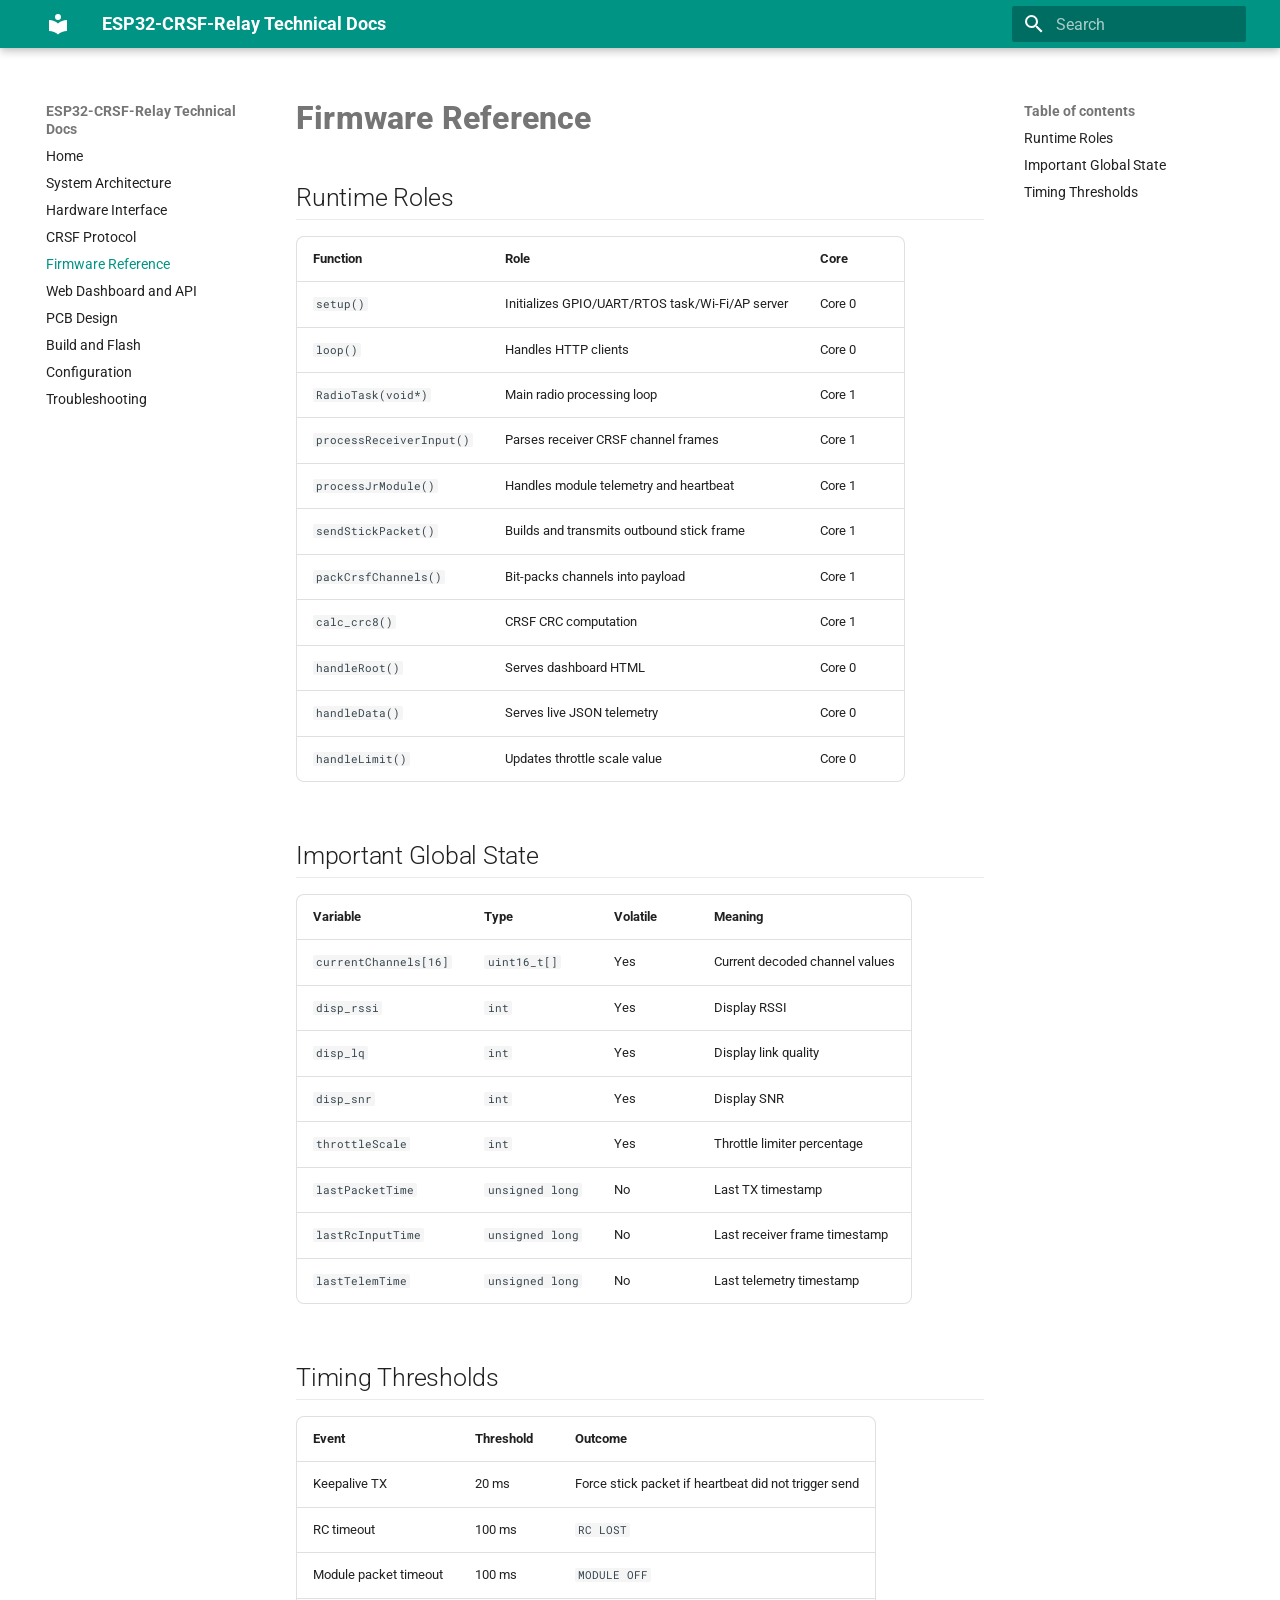
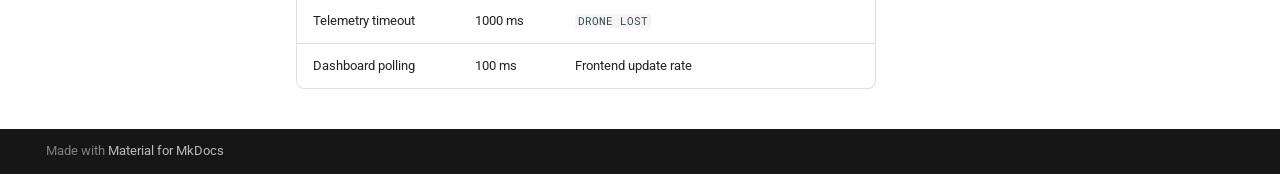
<file: odevzdani_2026/projekt_mikulic/dokumentace/site/firmware-reference/index.html>
<!doctype html>
<html lang="en" class="no-js">
  <head>
    
      <meta charset="utf-8">
      <meta name="viewport" content="width=device-width,initial-scale=1">
      
        <meta name="description" content="Technical documentation for the ESP32 CRSF relay node">
      
      
      
      
        <link rel="prev" href="../crsf-protocol/">
      
      
        <link rel="next" href="../web-dashboard-api/">
      
      
        
      
      
      <link rel="icon" href="../assets/images/favicon.png">
      <meta name="generator" content="mkdocs-1.6.1, mkdocs-material-9.7.6">
    
    
      
        <title>Firmware Reference - ESP32-CRSF-Relay Technical Docs</title>
      
    
    
      <link rel="stylesheet" href="../assets/stylesheets/main.484c7ddc.min.css">
      
        
        <link rel="stylesheet" href="../assets/stylesheets/palette.ab4e12ef.min.css">
      
      


    
    
      
    
    
      
        
        
        <link rel="preconnect" href="https://fonts.gstatic.com" crossorigin>
        <link rel="stylesheet" href="https://fonts.googleapis.com/css?family=Roboto:300,300i,400,400i,700,700i%7CRoboto+Mono:400,400i,700,700i&display=fallback">
        <style>:root{--md-text-font:"Roboto";--md-code-font:"Roboto Mono"}</style>
      
    
    
      <link rel="stylesheet" href="../assets/stylesheets/extra.css">
    
    <script>__md_scope=new URL("..",location),__md_hash=e=>[...e].reduce(((e,_)=>(e<<5)-e+_.charCodeAt(0)),0),__md_get=(e,_=localStorage,t=__md_scope)=>JSON.parse(_.getItem(t.pathname+"."+e)),__md_set=(e,_,t=localStorage,a=__md_scope)=>{try{t.setItem(a.pathname+"."+e,JSON.stringify(_))}catch(e){}}</script>
    
      

    
    
  </head>
  
  
    
    
      
    
    
    
    
    <body dir="ltr" data-md-color-scheme="default" data-md-color-primary="teal" data-md-color-accent="amber">
  
    
    <input class="md-toggle" data-md-toggle="drawer" type="checkbox" id="__drawer" autocomplete="off">
    <input class="md-toggle" data-md-toggle="search" type="checkbox" id="__search" autocomplete="off">
    <label class="md-overlay" for="__drawer"></label>
    <div data-md-component="skip">
      
        
        <a href="#firmware-reference" class="md-skip">
          Skip to content
        </a>
      
    </div>
    <div data-md-component="announce">
      
    </div>
    
    
      

  

<header class="md-header md-header--shadow" data-md-component="header">
  <nav class="md-header__inner md-grid" aria-label="Header">
    <a href=".." title="ESP32-CRSF-Relay Technical Docs" class="md-header__button md-logo" aria-label="ESP32-CRSF-Relay Technical Docs" data-md-component="logo">
      
  
  <svg xmlns="http://www.w3.org/2000/svg" viewBox="0 0 24 24"><path d="M12 8a3 3 0 0 0 3-3 3 3 0 0 0-3-3 3 3 0 0 0-3 3 3 3 0 0 0 3 3m0 3.54C9.64 9.35 6.5 8 3 8v11c3.5 0 6.64 1.35 9 3.54 2.36-2.19 5.5-3.54 9-3.54V8c-3.5 0-6.64 1.35-9 3.54"/></svg>

    </a>
    <label class="md-header__button md-icon" for="__drawer">
      
      <svg xmlns="http://www.w3.org/2000/svg" viewBox="0 0 24 24"><path d="M3 6h18v2H3zm0 5h18v2H3zm0 5h18v2H3z"/></svg>
    </label>
    <div class="md-header__title" data-md-component="header-title">
      <div class="md-header__ellipsis">
        <div class="md-header__topic">
          <span class="md-ellipsis">
            ESP32-CRSF-Relay Technical Docs
          </span>
        </div>
        <div class="md-header__topic" data-md-component="header-topic">
          <span class="md-ellipsis">
            
              Firmware Reference
            
          </span>
        </div>
      </div>
    </div>
    
      
        <form class="md-header__option" data-md-component="palette">
  
    
    
    
    <input class="md-option" data-md-color-media="" data-md-color-scheme="default" data-md-color-primary="teal" data-md-color-accent="amber"  aria-hidden="true"  type="radio" name="__palette" id="__palette_0">
    
  
</form>
      
    
    
      <script>var palette=__md_get("__palette");if(palette&&palette.color){if("(prefers-color-scheme)"===palette.color.media){var media=matchMedia("(prefers-color-scheme: light)"),input=document.querySelector(media.matches?"[data-md-color-media='(prefers-color-scheme: light)']":"[data-md-color-media='(prefers-color-scheme: dark)']");palette.color.media=input.getAttribute("data-md-color-media"),palette.color.scheme=input.getAttribute("data-md-color-scheme"),palette.color.primary=input.getAttribute("data-md-color-primary"),palette.color.accent=input.getAttribute("data-md-color-accent")}for(var[key,value]of Object.entries(palette.color))document.body.setAttribute("data-md-color-"+key,value)}</script>
    
    
    
      
      
        <label class="md-header__button md-icon" for="__search">
          
          <svg xmlns="http://www.w3.org/2000/svg" viewBox="0 0 24 24"><path d="M9.5 3A6.5 6.5 0 0 1 16 9.5c0 1.61-.59 3.09-1.56 4.23l.27.27h.79l5 5-1.5 1.5-5-5v-.79l-.27-.27A6.52 6.52 0 0 1 9.5 16 6.5 6.5 0 0 1 3 9.5 6.5 6.5 0 0 1 9.5 3m0 2C7 5 5 7 5 9.5S7 14 9.5 14 14 12 14 9.5 12 5 9.5 5"/></svg>
        </label>
        <div class="md-search" data-md-component="search" role="dialog">
  <label class="md-search__overlay" for="__search"></label>
  <div class="md-search__inner" role="search">
    <form class="md-search__form" name="search">
      <input type="text" class="md-search__input" name="query" aria-label="Search" placeholder="Search" autocapitalize="off" autocorrect="off" autocomplete="off" spellcheck="false" data-md-component="search-query" required>
      <label class="md-search__icon md-icon" for="__search">
        
        <svg xmlns="http://www.w3.org/2000/svg" viewBox="0 0 24 24"><path d="M9.5 3A6.5 6.5 0 0 1 16 9.5c0 1.61-.59 3.09-1.56 4.23l.27.27h.79l5 5-1.5 1.5-5-5v-.79l-.27-.27A6.52 6.52 0 0 1 9.5 16 6.5 6.5 0 0 1 3 9.5 6.5 6.5 0 0 1 9.5 3m0 2C7 5 5 7 5 9.5S7 14 9.5 14 14 12 14 9.5 12 5 9.5 5"/></svg>
        
        <svg xmlns="http://www.w3.org/2000/svg" viewBox="0 0 24 24"><path d="M20 11v2H8l5.5 5.5-1.42 1.42L4.16 12l7.92-7.92L13.5 5.5 8 11z"/></svg>
      </label>
      <nav class="md-search__options" aria-label="Search">
        
        <button type="reset" class="md-search__icon md-icon" title="Clear" aria-label="Clear" tabindex="-1">
          
          <svg xmlns="http://www.w3.org/2000/svg" viewBox="0 0 24 24"><path d="M19 6.41 17.59 5 12 10.59 6.41 5 5 6.41 10.59 12 5 17.59 6.41 19 12 13.41 17.59 19 19 17.59 13.41 12z"/></svg>
        </button>
      </nav>
      
    </form>
    <div class="md-search__output">
      <div class="md-search__scrollwrap" tabindex="0" data-md-scrollfix>
        <div class="md-search-result" data-md-component="search-result">
          <div class="md-search-result__meta">
            Initializing search
          </div>
          <ol class="md-search-result__list" role="presentation"></ol>
        </div>
      </div>
    </div>
  </div>
</div>
      
    
    
  </nav>
  
</header>
    
    <div class="md-container" data-md-component="container">
      
      
        
          
        
      
      <main class="md-main" data-md-component="main">
        <div class="md-main__inner md-grid">
          
            
              
              <div class="md-sidebar md-sidebar--primary" data-md-component="sidebar" data-md-type="navigation" >
                <div class="md-sidebar__scrollwrap">
                  <div class="md-sidebar__inner">
                    



<nav class="md-nav md-nav--primary" aria-label="Navigation" data-md-level="0">
  <label class="md-nav__title" for="__drawer">
    <a href=".." title="ESP32-CRSF-Relay Technical Docs" class="md-nav__button md-logo" aria-label="ESP32-CRSF-Relay Technical Docs" data-md-component="logo">
      
  
  <svg xmlns="http://www.w3.org/2000/svg" viewBox="0 0 24 24"><path d="M12 8a3 3 0 0 0 3-3 3 3 0 0 0-3-3 3 3 0 0 0-3 3 3 3 0 0 0 3 3m0 3.54C9.64 9.35 6.5 8 3 8v11c3.5 0 6.64 1.35 9 3.54 2.36-2.19 5.5-3.54 9-3.54V8c-3.5 0-6.64 1.35-9 3.54"/></svg>

    </a>
    ESP32-CRSF-Relay Technical Docs
  </label>
  
  <ul class="md-nav__list" data-md-scrollfix>
    
      
      
  
  
  
  
    <li class="md-nav__item">
      <a href=".." class="md-nav__link">
        
  
  
  <span class="md-ellipsis">
    
  
    Home
  

    
  </span>
  
  

      </a>
    </li>
  

    
      
      
  
  
  
  
    <li class="md-nav__item">
      <a href="../architecture/" class="md-nav__link">
        
  
  
  <span class="md-ellipsis">
    
  
    System Architecture
  

    
  </span>
  
  

      </a>
    </li>
  

    
      
      
  
  
  
  
    <li class="md-nav__item">
      <a href="../hardware/" class="md-nav__link">
        
  
  
  <span class="md-ellipsis">
    
  
    Hardware Interface
  

    
  </span>
  
  

      </a>
    </li>
  

    
      
      
  
  
  
  
    <li class="md-nav__item">
      <a href="../crsf-protocol/" class="md-nav__link">
        
  
  
  <span class="md-ellipsis">
    
  
    CRSF Protocol
  

    
  </span>
  
  

      </a>
    </li>
  

    
      
      
  
  
    
  
  
  
    <li class="md-nav__item md-nav__item--active">
      
      <input class="md-nav__toggle md-toggle" type="checkbox" id="__toc">
      
      
        
      
      
        <label class="md-nav__link md-nav__link--active" for="__toc">
          
  
  
  <span class="md-ellipsis">
    
  
    Firmware Reference
  

    
  </span>
  
  

          <span class="md-nav__icon md-icon"></span>
        </label>
      
      <a href="./" class="md-nav__link md-nav__link--active">
        
  
  
  <span class="md-ellipsis">
    
  
    Firmware Reference
  

    
  </span>
  
  

      </a>
      
        

<nav class="md-nav md-nav--secondary" aria-label="Table of contents">
  
  
  
    
  
  
    <label class="md-nav__title" for="__toc">
      <span class="md-nav__icon md-icon"></span>
      Table of contents
    </label>
    <ul class="md-nav__list" data-md-component="toc" data-md-scrollfix>
      
        <li class="md-nav__item">
  <a href="#runtime-roles" class="md-nav__link">
    <span class="md-ellipsis">
      
        Runtime Roles
      
    </span>
  </a>
  
</li>
      
        <li class="md-nav__item">
  <a href="#important-global-state" class="md-nav__link">
    <span class="md-ellipsis">
      
        Important Global State
      
    </span>
  </a>
  
</li>
      
        <li class="md-nav__item">
  <a href="#timing-thresholds" class="md-nav__link">
    <span class="md-ellipsis">
      
        Timing Thresholds
      
    </span>
  </a>
  
</li>
      
    </ul>
  
</nav>
      
    </li>
  

    
      
      
  
  
  
  
    <li class="md-nav__item">
      <a href="../web-dashboard-api/" class="md-nav__link">
        
  
  
  <span class="md-ellipsis">
    
  
    Web Dashboard and API
  

    
  </span>
  
  

      </a>
    </li>
  

    
      
      
  
  
  
  
    <li class="md-nav__item">
      <a href="../pcb-design/" class="md-nav__link">
        
  
  
  <span class="md-ellipsis">
    
  
    PCB Design
  

    
  </span>
  
  

      </a>
    </li>
  

    
      
      
  
  
  
  
    <li class="md-nav__item">
      <a href="../build-flash/" class="md-nav__link">
        
  
  
  <span class="md-ellipsis">
    
  
    Build and Flash
  

    
  </span>
  
  

      </a>
    </li>
  

    
      
      
  
  
  
  
    <li class="md-nav__item">
      <a href="../configuration/" class="md-nav__link">
        
  
  
  <span class="md-ellipsis">
    
  
    Configuration
  

    
  </span>
  
  

      </a>
    </li>
  

    
      
      
  
  
  
  
    <li class="md-nav__item">
      <a href="../troubleshooting/" class="md-nav__link">
        
  
  
  <span class="md-ellipsis">
    
  
    Troubleshooting
  

    
  </span>
  
  

      </a>
    </li>
  

    
  </ul>
</nav>
                  </div>
                </div>
              </div>
            
            
              
              <div class="md-sidebar md-sidebar--secondary" data-md-component="sidebar" data-md-type="toc" >
                <div class="md-sidebar__scrollwrap">
                  <div class="md-sidebar__inner">
                    

<nav class="md-nav md-nav--secondary" aria-label="Table of contents">
  
  
  
    
  
  
    <label class="md-nav__title" for="__toc">
      <span class="md-nav__icon md-icon"></span>
      Table of contents
    </label>
    <ul class="md-nav__list" data-md-component="toc" data-md-scrollfix>
      
        <li class="md-nav__item">
  <a href="#runtime-roles" class="md-nav__link">
    <span class="md-ellipsis">
      
        Runtime Roles
      
    </span>
  </a>
  
</li>
      
        <li class="md-nav__item">
  <a href="#important-global-state" class="md-nav__link">
    <span class="md-ellipsis">
      
        Important Global State
      
    </span>
  </a>
  
</li>
      
        <li class="md-nav__item">
  <a href="#timing-thresholds" class="md-nav__link">
    <span class="md-ellipsis">
      
        Timing Thresholds
      
    </span>
  </a>
  
</li>
      
    </ul>
  
</nav>
                  </div>
                </div>
              </div>
            
          
          
            <div class="md-content" data-md-component="content">
              
              <article class="md-content__inner md-typeset">
                
                  



<h1 id="firmware-reference">Firmware Reference<a class="headerlink" href="#firmware-reference" title="Permanent link">&para;</a></h1>
<h2 id="runtime-roles">Runtime Roles<a class="headerlink" href="#runtime-roles" title="Permanent link">&para;</a></h2>
<table>
<thead>
<tr>
<th>Function</th>
<th>Role</th>
<th>Core</th>
</tr>
</thead>
<tbody>
<tr>
<td><code>setup()</code></td>
<td>Initializes GPIO/UART/RTOS task/Wi-Fi/AP server</td>
<td>Core 0</td>
</tr>
<tr>
<td><code>loop()</code></td>
<td>Handles HTTP clients</td>
<td>Core 0</td>
</tr>
<tr>
<td><code>RadioTask(void*)</code></td>
<td>Main radio processing loop</td>
<td>Core 1</td>
</tr>
<tr>
<td><code>processReceiverInput()</code></td>
<td>Parses receiver CRSF channel frames</td>
<td>Core 1</td>
</tr>
<tr>
<td><code>processJrModule()</code></td>
<td>Handles module telemetry and heartbeat</td>
<td>Core 1</td>
</tr>
<tr>
<td><code>sendStickPacket()</code></td>
<td>Builds and transmits outbound stick frame</td>
<td>Core 1</td>
</tr>
<tr>
<td><code>packCrsfChannels()</code></td>
<td>Bit-packs channels into payload</td>
<td>Core 1</td>
</tr>
<tr>
<td><code>calc_crc8()</code></td>
<td>CRSF CRC computation</td>
<td>Core 1</td>
</tr>
<tr>
<td><code>handleRoot()</code></td>
<td>Serves dashboard HTML</td>
<td>Core 0</td>
</tr>
<tr>
<td><code>handleData()</code></td>
<td>Serves live JSON telemetry</td>
<td>Core 0</td>
</tr>
<tr>
<td><code>handleLimit()</code></td>
<td>Updates throttle scale value</td>
<td>Core 0</td>
</tr>
</tbody>
</table>
<h2 id="important-global-state">Important Global State<a class="headerlink" href="#important-global-state" title="Permanent link">&para;</a></h2>
<table>
<thead>
<tr>
<th>Variable</th>
<th>Type</th>
<th>Volatile</th>
<th>Meaning</th>
</tr>
</thead>
<tbody>
<tr>
<td><code>currentChannels[16]</code></td>
<td><code>uint16_t[]</code></td>
<td>Yes</td>
<td>Current decoded channel values</td>
</tr>
<tr>
<td><code>disp_rssi</code></td>
<td><code>int</code></td>
<td>Yes</td>
<td>Display RSSI</td>
</tr>
<tr>
<td><code>disp_lq</code></td>
<td><code>int</code></td>
<td>Yes</td>
<td>Display link quality</td>
</tr>
<tr>
<td><code>disp_snr</code></td>
<td><code>int</code></td>
<td>Yes</td>
<td>Display SNR</td>
</tr>
<tr>
<td><code>throttleScale</code></td>
<td><code>int</code></td>
<td>Yes</td>
<td>Throttle limiter percentage</td>
</tr>
<tr>
<td><code>lastPacketTime</code></td>
<td><code>unsigned long</code></td>
<td>No</td>
<td>Last TX timestamp</td>
</tr>
<tr>
<td><code>lastRcInputTime</code></td>
<td><code>unsigned long</code></td>
<td>No</td>
<td>Last receiver frame timestamp</td>
</tr>
<tr>
<td><code>lastTelemTime</code></td>
<td><code>unsigned long</code></td>
<td>No</td>
<td>Last telemetry timestamp</td>
</tr>
</tbody>
</table>
<h2 id="timing-thresholds">Timing Thresholds<a class="headerlink" href="#timing-thresholds" title="Permanent link">&para;</a></h2>
<table>
<thead>
<tr>
<th>Event</th>
<th>Threshold</th>
<th>Outcome</th>
</tr>
</thead>
<tbody>
<tr>
<td>Keepalive TX</td>
<td>20 ms</td>
<td>Force stick packet if heartbeat did not trigger send</td>
</tr>
<tr>
<td>RC timeout</td>
<td>100 ms</td>
<td><code>RC LOST</code></td>
</tr>
<tr>
<td>Module packet timeout</td>
<td>100 ms</td>
<td><code>MODULE OFF</code></td>
</tr>
<tr>
<td>Telemetry timeout</td>
<td>1000 ms</td>
<td><code>DRONE LOST</code></td>
</tr>
<tr>
<td>Dashboard polling</td>
<td>100 ms</td>
<td>Frontend update rate</td>
</tr>
</tbody>
</table>












                
              </article>
            </div>
          
          
<script>var target=document.getElementById(location.hash.slice(1));target&&target.name&&(target.checked=target.name.startsWith("__tabbed_"))</script>
        </div>
        
          <button type="button" class="md-top md-icon" data-md-component="top" hidden>
  
  <svg xmlns="http://www.w3.org/2000/svg" viewBox="0 0 24 24"><path d="M13 20h-2V8l-5.5 5.5-1.42-1.42L12 4.16l7.92 7.92-1.42 1.42L13 8z"/></svg>
  Back to top
</button>
        
      </main>
      
        <footer class="md-footer">
  
  <div class="md-footer-meta md-typeset">
    <div class="md-footer-meta__inner md-grid">
      <div class="md-copyright">
  
  
    Made with
    <a href="https://squidfunk.github.io/mkdocs-material/" target="_blank" rel="noopener">
      Material for MkDocs
    </a>
  
</div>
      
    </div>
  </div>
</footer>
      
    </div>
    <div class="md-dialog" data-md-component="dialog">
      <div class="md-dialog__inner md-typeset"></div>
    </div>
    
    
    
      
      
      <script id="__config" type="application/json">{"annotate": null, "base": "..", "features": ["navigation.instant", "navigation.tracking", "navigation.top", "toc.follow", "search.highlight", "content.code.copy"], "search": "../assets/javascripts/workers/search.2c215733.min.js", "tags": null, "translations": {"clipboard.copied": "Copied to clipboard", "clipboard.copy": "Copy to clipboard", "search.result.more.one": "1 more on this page", "search.result.more.other": "# more on this page", "search.result.none": "No matching documents", "search.result.one": "1 matching document", "search.result.other": "# matching documents", "search.result.placeholder": "Type to start searching", "search.result.term.missing": "Missing", "select.version": "Select version"}, "version": null}</script>
    
    
      <script src="../assets/javascripts/bundle.79ae519e.min.js"></script>
      
    
  </body>
</html>
</file>
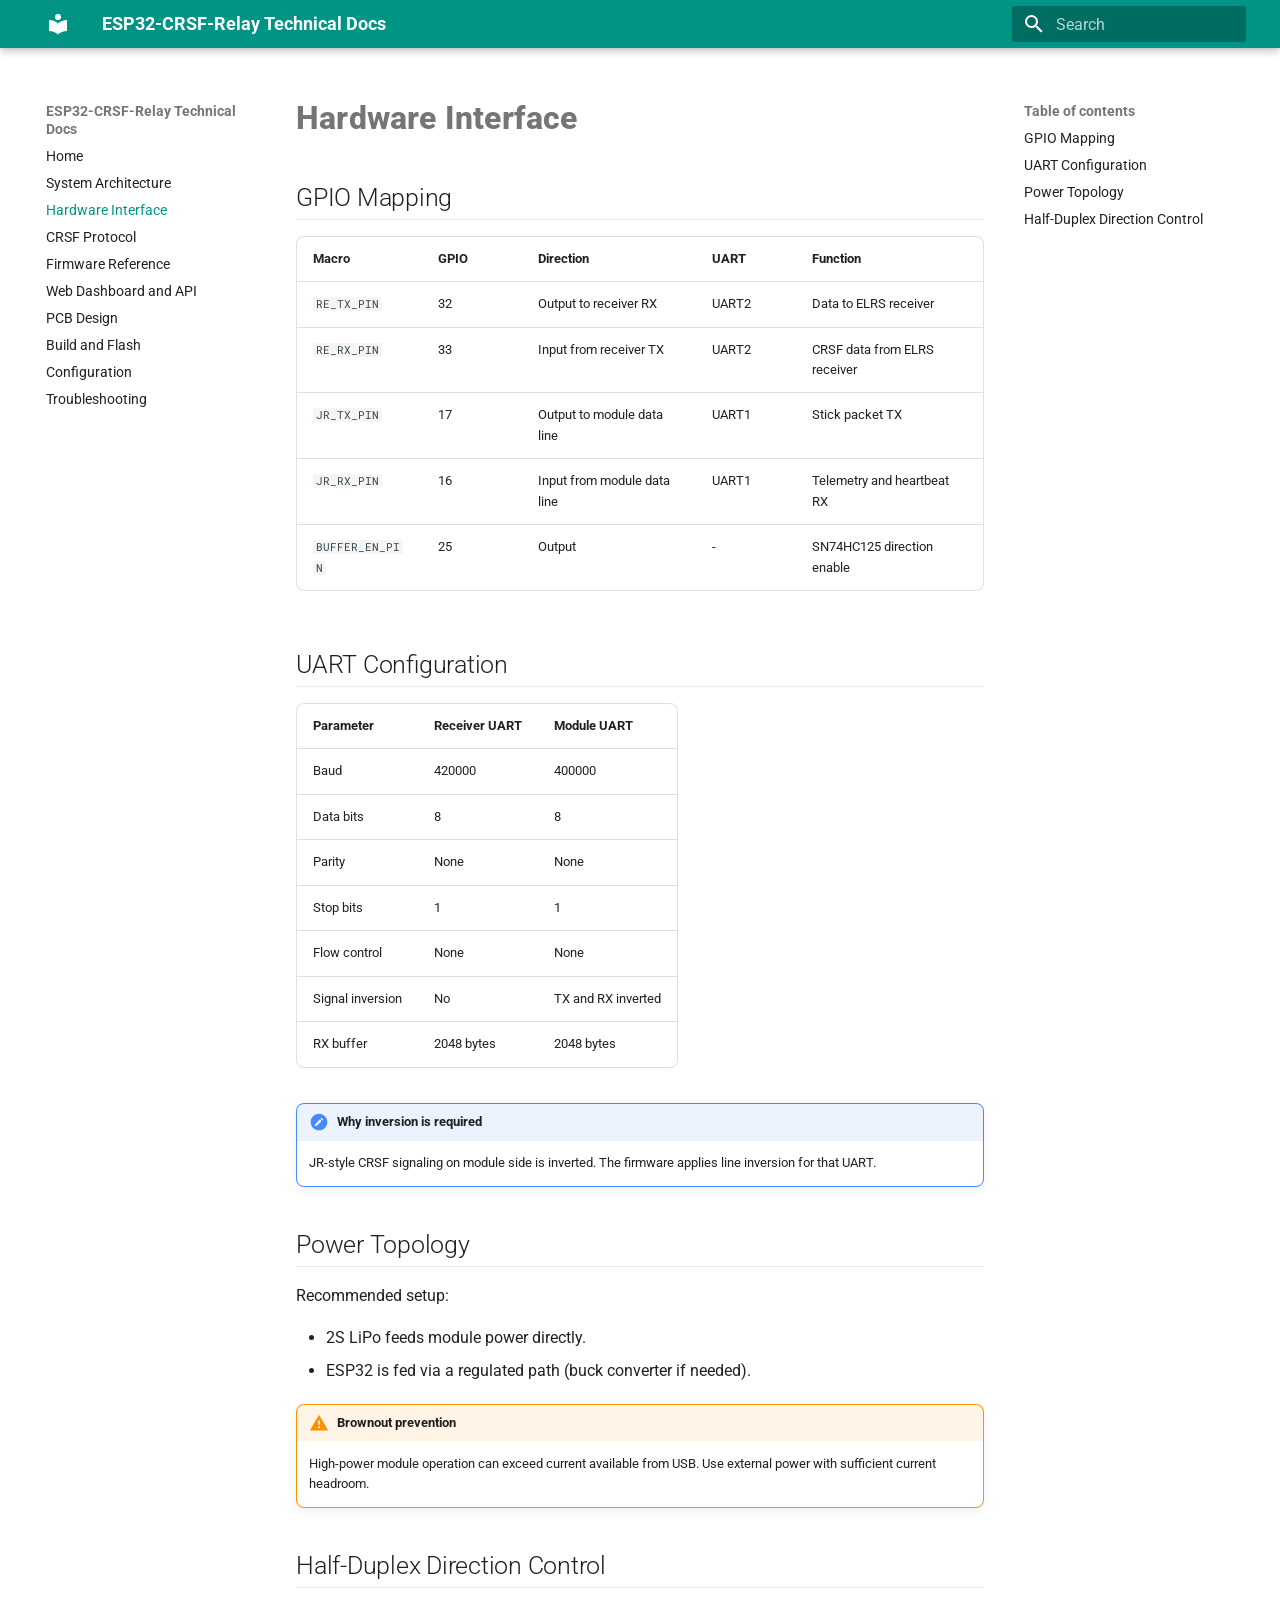
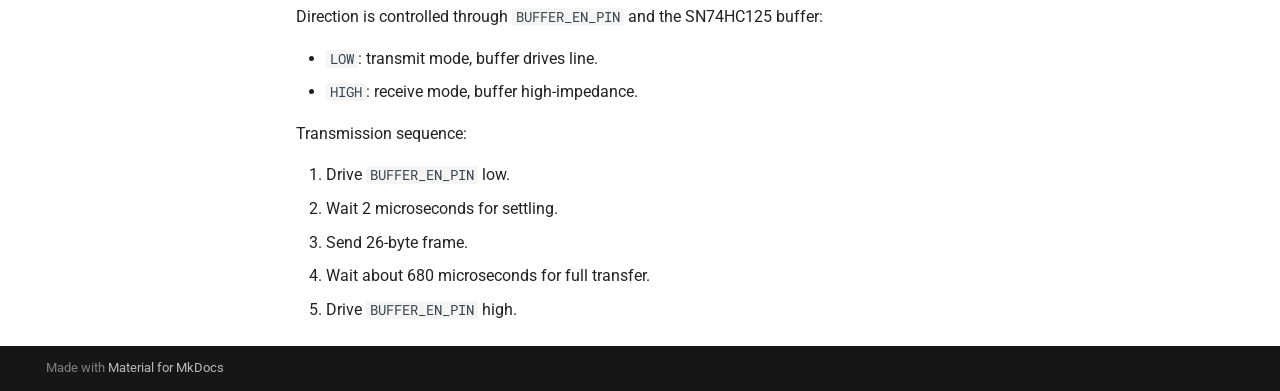
<file: odevzdani_2026/projekt_mikulic/dokumentace/site/hardware/index.html>
<!doctype html>
<html lang="en" class="no-js">
  <head>
    
      <meta charset="utf-8">
      <meta name="viewport" content="width=device-width,initial-scale=1">
      
        <meta name="description" content="Technical documentation for the ESP32 CRSF relay node">
      
      
      
      
        <link rel="prev" href="../architecture/">
      
      
        <link rel="next" href="../crsf-protocol/">
      
      
        
      
      
      <link rel="icon" href="../assets/images/favicon.png">
      <meta name="generator" content="mkdocs-1.6.1, mkdocs-material-9.7.6">
    
    
      
        <title>Hardware Interface - ESP32-CRSF-Relay Technical Docs</title>
      
    
    
      <link rel="stylesheet" href="../assets/stylesheets/main.484c7ddc.min.css">
      
        
        <link rel="stylesheet" href="../assets/stylesheets/palette.ab4e12ef.min.css">
      
      


    
    
      
    
    
      
        
        
        <link rel="preconnect" href="https://fonts.gstatic.com" crossorigin>
        <link rel="stylesheet" href="https://fonts.googleapis.com/css?family=Roboto:300,300i,400,400i,700,700i%7CRoboto+Mono:400,400i,700,700i&display=fallback">
        <style>:root{--md-text-font:"Roboto";--md-code-font:"Roboto Mono"}</style>
      
    
    
      <link rel="stylesheet" href="../assets/stylesheets/extra.css">
    
    <script>__md_scope=new URL("..",location),__md_hash=e=>[...e].reduce(((e,_)=>(e<<5)-e+_.charCodeAt(0)),0),__md_get=(e,_=localStorage,t=__md_scope)=>JSON.parse(_.getItem(t.pathname+"."+e)),__md_set=(e,_,t=localStorage,a=__md_scope)=>{try{t.setItem(a.pathname+"."+e,JSON.stringify(_))}catch(e){}}</script>
    
      

    
    
  </head>
  
  
    
    
      
    
    
    
    
    <body dir="ltr" data-md-color-scheme="default" data-md-color-primary="teal" data-md-color-accent="amber">
  
    
    <input class="md-toggle" data-md-toggle="drawer" type="checkbox" id="__drawer" autocomplete="off">
    <input class="md-toggle" data-md-toggle="search" type="checkbox" id="__search" autocomplete="off">
    <label class="md-overlay" for="__drawer"></label>
    <div data-md-component="skip">
      
        
        <a href="#hardware-interface" class="md-skip">
          Skip to content
        </a>
      
    </div>
    <div data-md-component="announce">
      
    </div>
    
    
      

  

<header class="md-header md-header--shadow" data-md-component="header">
  <nav class="md-header__inner md-grid" aria-label="Header">
    <a href=".." title="ESP32-CRSF-Relay Technical Docs" class="md-header__button md-logo" aria-label="ESP32-CRSF-Relay Technical Docs" data-md-component="logo">
      
  
  <svg xmlns="http://www.w3.org/2000/svg" viewBox="0 0 24 24"><path d="M12 8a3 3 0 0 0 3-3 3 3 0 0 0-3-3 3 3 0 0 0-3 3 3 3 0 0 0 3 3m0 3.54C9.64 9.35 6.5 8 3 8v11c3.5 0 6.64 1.35 9 3.54 2.36-2.19 5.5-3.54 9-3.54V8c-3.5 0-6.64 1.35-9 3.54"/></svg>

    </a>
    <label class="md-header__button md-icon" for="__drawer">
      
      <svg xmlns="http://www.w3.org/2000/svg" viewBox="0 0 24 24"><path d="M3 6h18v2H3zm0 5h18v2H3zm0 5h18v2H3z"/></svg>
    </label>
    <div class="md-header__title" data-md-component="header-title">
      <div class="md-header__ellipsis">
        <div class="md-header__topic">
          <span class="md-ellipsis">
            ESP32-CRSF-Relay Technical Docs
          </span>
        </div>
        <div class="md-header__topic" data-md-component="header-topic">
          <span class="md-ellipsis">
            
              Hardware Interface
            
          </span>
        </div>
      </div>
    </div>
    
      
        <form class="md-header__option" data-md-component="palette">
  
    
    
    
    <input class="md-option" data-md-color-media="" data-md-color-scheme="default" data-md-color-primary="teal" data-md-color-accent="amber"  aria-hidden="true"  type="radio" name="__palette" id="__palette_0">
    
  
</form>
      
    
    
      <script>var palette=__md_get("__palette");if(palette&&palette.color){if("(prefers-color-scheme)"===palette.color.media){var media=matchMedia("(prefers-color-scheme: light)"),input=document.querySelector(media.matches?"[data-md-color-media='(prefers-color-scheme: light)']":"[data-md-color-media='(prefers-color-scheme: dark)']");palette.color.media=input.getAttribute("data-md-color-media"),palette.color.scheme=input.getAttribute("data-md-color-scheme"),palette.color.primary=input.getAttribute("data-md-color-primary"),palette.color.accent=input.getAttribute("data-md-color-accent")}for(var[key,value]of Object.entries(palette.color))document.body.setAttribute("data-md-color-"+key,value)}</script>
    
    
    
      
      
        <label class="md-header__button md-icon" for="__search">
          
          <svg xmlns="http://www.w3.org/2000/svg" viewBox="0 0 24 24"><path d="M9.5 3A6.5 6.5 0 0 1 16 9.5c0 1.61-.59 3.09-1.56 4.23l.27.27h.79l5 5-1.5 1.5-5-5v-.79l-.27-.27A6.52 6.52 0 0 1 9.5 16 6.5 6.5 0 0 1 3 9.5 6.5 6.5 0 0 1 9.5 3m0 2C7 5 5 7 5 9.5S7 14 9.5 14 14 12 14 9.5 12 5 9.5 5"/></svg>
        </label>
        <div class="md-search" data-md-component="search" role="dialog">
  <label class="md-search__overlay" for="__search"></label>
  <div class="md-search__inner" role="search">
    <form class="md-search__form" name="search">
      <input type="text" class="md-search__input" name="query" aria-label="Search" placeholder="Search" autocapitalize="off" autocorrect="off" autocomplete="off" spellcheck="false" data-md-component="search-query" required>
      <label class="md-search__icon md-icon" for="__search">
        
        <svg xmlns="http://www.w3.org/2000/svg" viewBox="0 0 24 24"><path d="M9.5 3A6.5 6.5 0 0 1 16 9.5c0 1.61-.59 3.09-1.56 4.23l.27.27h.79l5 5-1.5 1.5-5-5v-.79l-.27-.27A6.52 6.52 0 0 1 9.5 16 6.5 6.5 0 0 1 3 9.5 6.5 6.5 0 0 1 9.5 3m0 2C7 5 5 7 5 9.5S7 14 9.5 14 14 12 14 9.5 12 5 9.5 5"/></svg>
        
        <svg xmlns="http://www.w3.org/2000/svg" viewBox="0 0 24 24"><path d="M20 11v2H8l5.5 5.5-1.42 1.42L4.16 12l7.92-7.92L13.5 5.5 8 11z"/></svg>
      </label>
      <nav class="md-search__options" aria-label="Search">
        
        <button type="reset" class="md-search__icon md-icon" title="Clear" aria-label="Clear" tabindex="-1">
          
          <svg xmlns="http://www.w3.org/2000/svg" viewBox="0 0 24 24"><path d="M19 6.41 17.59 5 12 10.59 6.41 5 5 6.41 10.59 12 5 17.59 6.41 19 12 13.41 17.59 19 19 17.59 13.41 12z"/></svg>
        </button>
      </nav>
      
    </form>
    <div class="md-search__output">
      <div class="md-search__scrollwrap" tabindex="0" data-md-scrollfix>
        <div class="md-search-result" data-md-component="search-result">
          <div class="md-search-result__meta">
            Initializing search
          </div>
          <ol class="md-search-result__list" role="presentation"></ol>
        </div>
      </div>
    </div>
  </div>
</div>
      
    
    
  </nav>
  
</header>
    
    <div class="md-container" data-md-component="container">
      
      
        
          
        
      
      <main class="md-main" data-md-component="main">
        <div class="md-main__inner md-grid">
          
            
              
              <div class="md-sidebar md-sidebar--primary" data-md-component="sidebar" data-md-type="navigation" >
                <div class="md-sidebar__scrollwrap">
                  <div class="md-sidebar__inner">
                    



<nav class="md-nav md-nav--primary" aria-label="Navigation" data-md-level="0">
  <label class="md-nav__title" for="__drawer">
    <a href=".." title="ESP32-CRSF-Relay Technical Docs" class="md-nav__button md-logo" aria-label="ESP32-CRSF-Relay Technical Docs" data-md-component="logo">
      
  
  <svg xmlns="http://www.w3.org/2000/svg" viewBox="0 0 24 24"><path d="M12 8a3 3 0 0 0 3-3 3 3 0 0 0-3-3 3 3 0 0 0-3 3 3 3 0 0 0 3 3m0 3.54C9.64 9.35 6.5 8 3 8v11c3.5 0 6.64 1.35 9 3.54 2.36-2.19 5.5-3.54 9-3.54V8c-3.5 0-6.64 1.35-9 3.54"/></svg>

    </a>
    ESP32-CRSF-Relay Technical Docs
  </label>
  
  <ul class="md-nav__list" data-md-scrollfix>
    
      
      
  
  
  
  
    <li class="md-nav__item">
      <a href=".." class="md-nav__link">
        
  
  
  <span class="md-ellipsis">
    
  
    Home
  

    
  </span>
  
  

      </a>
    </li>
  

    
      
      
  
  
  
  
    <li class="md-nav__item">
      <a href="../architecture/" class="md-nav__link">
        
  
  
  <span class="md-ellipsis">
    
  
    System Architecture
  

    
  </span>
  
  

      </a>
    </li>
  

    
      
      
  
  
    
  
  
  
    <li class="md-nav__item md-nav__item--active">
      
      <input class="md-nav__toggle md-toggle" type="checkbox" id="__toc">
      
      
        
      
      
        <label class="md-nav__link md-nav__link--active" for="__toc">
          
  
  
  <span class="md-ellipsis">
    
  
    Hardware Interface
  

    
  </span>
  
  

          <span class="md-nav__icon md-icon"></span>
        </label>
      
      <a href="./" class="md-nav__link md-nav__link--active">
        
  
  
  <span class="md-ellipsis">
    
  
    Hardware Interface
  

    
  </span>
  
  

      </a>
      
        

<nav class="md-nav md-nav--secondary" aria-label="Table of contents">
  
  
  
    
  
  
    <label class="md-nav__title" for="__toc">
      <span class="md-nav__icon md-icon"></span>
      Table of contents
    </label>
    <ul class="md-nav__list" data-md-component="toc" data-md-scrollfix>
      
        <li class="md-nav__item">
  <a href="#gpio-mapping" class="md-nav__link">
    <span class="md-ellipsis">
      
        GPIO Mapping
      
    </span>
  </a>
  
</li>
      
        <li class="md-nav__item">
  <a href="#uart-configuration" class="md-nav__link">
    <span class="md-ellipsis">
      
        UART Configuration
      
    </span>
  </a>
  
</li>
      
        <li class="md-nav__item">
  <a href="#power-topology" class="md-nav__link">
    <span class="md-ellipsis">
      
        Power Topology
      
    </span>
  </a>
  
</li>
      
        <li class="md-nav__item">
  <a href="#half-duplex-direction-control" class="md-nav__link">
    <span class="md-ellipsis">
      
        Half-Duplex Direction Control
      
    </span>
  </a>
  
</li>
      
    </ul>
  
</nav>
      
    </li>
  

    
      
      
  
  
  
  
    <li class="md-nav__item">
      <a href="../crsf-protocol/" class="md-nav__link">
        
  
  
  <span class="md-ellipsis">
    
  
    CRSF Protocol
  

    
  </span>
  
  

      </a>
    </li>
  

    
      
      
  
  
  
  
    <li class="md-nav__item">
      <a href="../firmware-reference/" class="md-nav__link">
        
  
  
  <span class="md-ellipsis">
    
  
    Firmware Reference
  

    
  </span>
  
  

      </a>
    </li>
  

    
      
      
  
  
  
  
    <li class="md-nav__item">
      <a href="../web-dashboard-api/" class="md-nav__link">
        
  
  
  <span class="md-ellipsis">
    
  
    Web Dashboard and API
  

    
  </span>
  
  

      </a>
    </li>
  

    
      
      
  
  
  
  
    <li class="md-nav__item">
      <a href="../pcb-design/" class="md-nav__link">
        
  
  
  <span class="md-ellipsis">
    
  
    PCB Design
  

    
  </span>
  
  

      </a>
    </li>
  

    
      
      
  
  
  
  
    <li class="md-nav__item">
      <a href="../build-flash/" class="md-nav__link">
        
  
  
  <span class="md-ellipsis">
    
  
    Build and Flash
  

    
  </span>
  
  

      </a>
    </li>
  

    
      
      
  
  
  
  
    <li class="md-nav__item">
      <a href="../configuration/" class="md-nav__link">
        
  
  
  <span class="md-ellipsis">
    
  
    Configuration
  

    
  </span>
  
  

      </a>
    </li>
  

    
      
      
  
  
  
  
    <li class="md-nav__item">
      <a href="../troubleshooting/" class="md-nav__link">
        
  
  
  <span class="md-ellipsis">
    
  
    Troubleshooting
  

    
  </span>
  
  

      </a>
    </li>
  

    
  </ul>
</nav>
                  </div>
                </div>
              </div>
            
            
              
              <div class="md-sidebar md-sidebar--secondary" data-md-component="sidebar" data-md-type="toc" >
                <div class="md-sidebar__scrollwrap">
                  <div class="md-sidebar__inner">
                    

<nav class="md-nav md-nav--secondary" aria-label="Table of contents">
  
  
  
    
  
  
    <label class="md-nav__title" for="__toc">
      <span class="md-nav__icon md-icon"></span>
      Table of contents
    </label>
    <ul class="md-nav__list" data-md-component="toc" data-md-scrollfix>
      
        <li class="md-nav__item">
  <a href="#gpio-mapping" class="md-nav__link">
    <span class="md-ellipsis">
      
        GPIO Mapping
      
    </span>
  </a>
  
</li>
      
        <li class="md-nav__item">
  <a href="#uart-configuration" class="md-nav__link">
    <span class="md-ellipsis">
      
        UART Configuration
      
    </span>
  </a>
  
</li>
      
        <li class="md-nav__item">
  <a href="#power-topology" class="md-nav__link">
    <span class="md-ellipsis">
      
        Power Topology
      
    </span>
  </a>
  
</li>
      
        <li class="md-nav__item">
  <a href="#half-duplex-direction-control" class="md-nav__link">
    <span class="md-ellipsis">
      
        Half-Duplex Direction Control
      
    </span>
  </a>
  
</li>
      
    </ul>
  
</nav>
                  </div>
                </div>
              </div>
            
          
          
            <div class="md-content" data-md-component="content">
              
              <article class="md-content__inner md-typeset">
                
                  



<h1 id="hardware-interface">Hardware Interface<a class="headerlink" href="#hardware-interface" title="Permanent link">&para;</a></h1>
<h2 id="gpio-mapping">GPIO Mapping<a class="headerlink" href="#gpio-mapping" title="Permanent link">&para;</a></h2>
<table>
<thead>
<tr>
<th>Macro</th>
<th>GPIO</th>
<th>Direction</th>
<th>UART</th>
<th>Function</th>
</tr>
</thead>
<tbody>
<tr>
<td><code>RE_TX_PIN</code></td>
<td>32</td>
<td>Output to receiver RX</td>
<td>UART2</td>
<td>Data to ELRS receiver</td>
</tr>
<tr>
<td><code>RE_RX_PIN</code></td>
<td>33</td>
<td>Input from receiver TX</td>
<td>UART2</td>
<td>CRSF data from ELRS receiver</td>
</tr>
<tr>
<td><code>JR_TX_PIN</code></td>
<td>17</td>
<td>Output to module data line</td>
<td>UART1</td>
<td>Stick packet TX</td>
</tr>
<tr>
<td><code>JR_RX_PIN</code></td>
<td>16</td>
<td>Input from module data line</td>
<td>UART1</td>
<td>Telemetry and heartbeat RX</td>
</tr>
<tr>
<td><code>BUFFER_EN_PIN</code></td>
<td>25</td>
<td>Output</td>
<td>-</td>
<td>SN74HC125 direction enable</td>
</tr>
</tbody>
</table>
<h2 id="uart-configuration">UART Configuration<a class="headerlink" href="#uart-configuration" title="Permanent link">&para;</a></h2>
<table>
<thead>
<tr>
<th>Parameter</th>
<th>Receiver UART</th>
<th>Module UART</th>
</tr>
</thead>
<tbody>
<tr>
<td>Baud</td>
<td>420000</td>
<td>400000</td>
</tr>
<tr>
<td>Data bits</td>
<td>8</td>
<td>8</td>
</tr>
<tr>
<td>Parity</td>
<td>None</td>
<td>None</td>
</tr>
<tr>
<td>Stop bits</td>
<td>1</td>
<td>1</td>
</tr>
<tr>
<td>Flow control</td>
<td>None</td>
<td>None</td>
</tr>
<tr>
<td>Signal inversion</td>
<td>No</td>
<td>TX and RX inverted</td>
</tr>
<tr>
<td>RX buffer</td>
<td>2048 bytes</td>
<td>2048 bytes</td>
</tr>
</tbody>
</table>
<div class="admonition note">
<p class="admonition-title">Why inversion is required</p>
<p>JR-style CRSF signaling on module side is inverted. The firmware applies line inversion for that UART.</p>
</div>
<h2 id="power-topology">Power Topology<a class="headerlink" href="#power-topology" title="Permanent link">&para;</a></h2>
<p>Recommended setup:</p>
<ul>
<li>2S LiPo feeds module power directly.</li>
<li>ESP32 is fed via a regulated path (buck converter if needed).</li>
</ul>
<div class="admonition warning">
<p class="admonition-title">Brownout prevention</p>
<p>High-power module operation can exceed current available from USB. Use external power with sufficient current headroom.</p>
</div>
<h2 id="half-duplex-direction-control">Half-Duplex Direction Control<a class="headerlink" href="#half-duplex-direction-control" title="Permanent link">&para;</a></h2>
<p>Direction is controlled through <code>BUFFER_EN_PIN</code> and the SN74HC125 buffer:</p>
<ul>
<li><code>LOW</code>: transmit mode, buffer drives line.</li>
<li><code>HIGH</code>: receive mode, buffer high-impedance.</li>
</ul>
<p>Transmission sequence:</p>
<ol>
<li>Drive <code>BUFFER_EN_PIN</code> low.</li>
<li>Wait 2 microseconds for settling.</li>
<li>Send 26-byte frame.</li>
<li>Wait about 680 microseconds for full transfer.</li>
<li>Drive <code>BUFFER_EN_PIN</code> high.</li>
</ol>












                
              </article>
            </div>
          
          
<script>var target=document.getElementById(location.hash.slice(1));target&&target.name&&(target.checked=target.name.startsWith("__tabbed_"))</script>
        </div>
        
          <button type="button" class="md-top md-icon" data-md-component="top" hidden>
  
  <svg xmlns="http://www.w3.org/2000/svg" viewBox="0 0 24 24"><path d="M13 20h-2V8l-5.5 5.5-1.42-1.42L12 4.16l7.92 7.92-1.42 1.42L13 8z"/></svg>
  Back to top
</button>
        
      </main>
      
        <footer class="md-footer">
  
  <div class="md-footer-meta md-typeset">
    <div class="md-footer-meta__inner md-grid">
      <div class="md-copyright">
  
  
    Made with
    <a href="https://squidfunk.github.io/mkdocs-material/" target="_blank" rel="noopener">
      Material for MkDocs
    </a>
  
</div>
      
    </div>
  </div>
</footer>
      
    </div>
    <div class="md-dialog" data-md-component="dialog">
      <div class="md-dialog__inner md-typeset"></div>
    </div>
    
    
    
      
      
      <script id="__config" type="application/json">{"annotate": null, "base": "..", "features": ["navigation.instant", "navigation.tracking", "navigation.top", "toc.follow", "search.highlight", "content.code.copy"], "search": "../assets/javascripts/workers/search.2c215733.min.js", "tags": null, "translations": {"clipboard.copied": "Copied to clipboard", "clipboard.copy": "Copy to clipboard", "search.result.more.one": "1 more on this page", "search.result.more.other": "# more on this page", "search.result.none": "No matching documents", "search.result.one": "1 matching document", "search.result.other": "# matching documents", "search.result.placeholder": "Type to start searching", "search.result.term.missing": "Missing", "select.version": "Select version"}, "version": null}</script>
    
    
      <script src="../assets/javascripts/bundle.79ae519e.min.js"></script>
      
    
  </body>
</html>
</file>
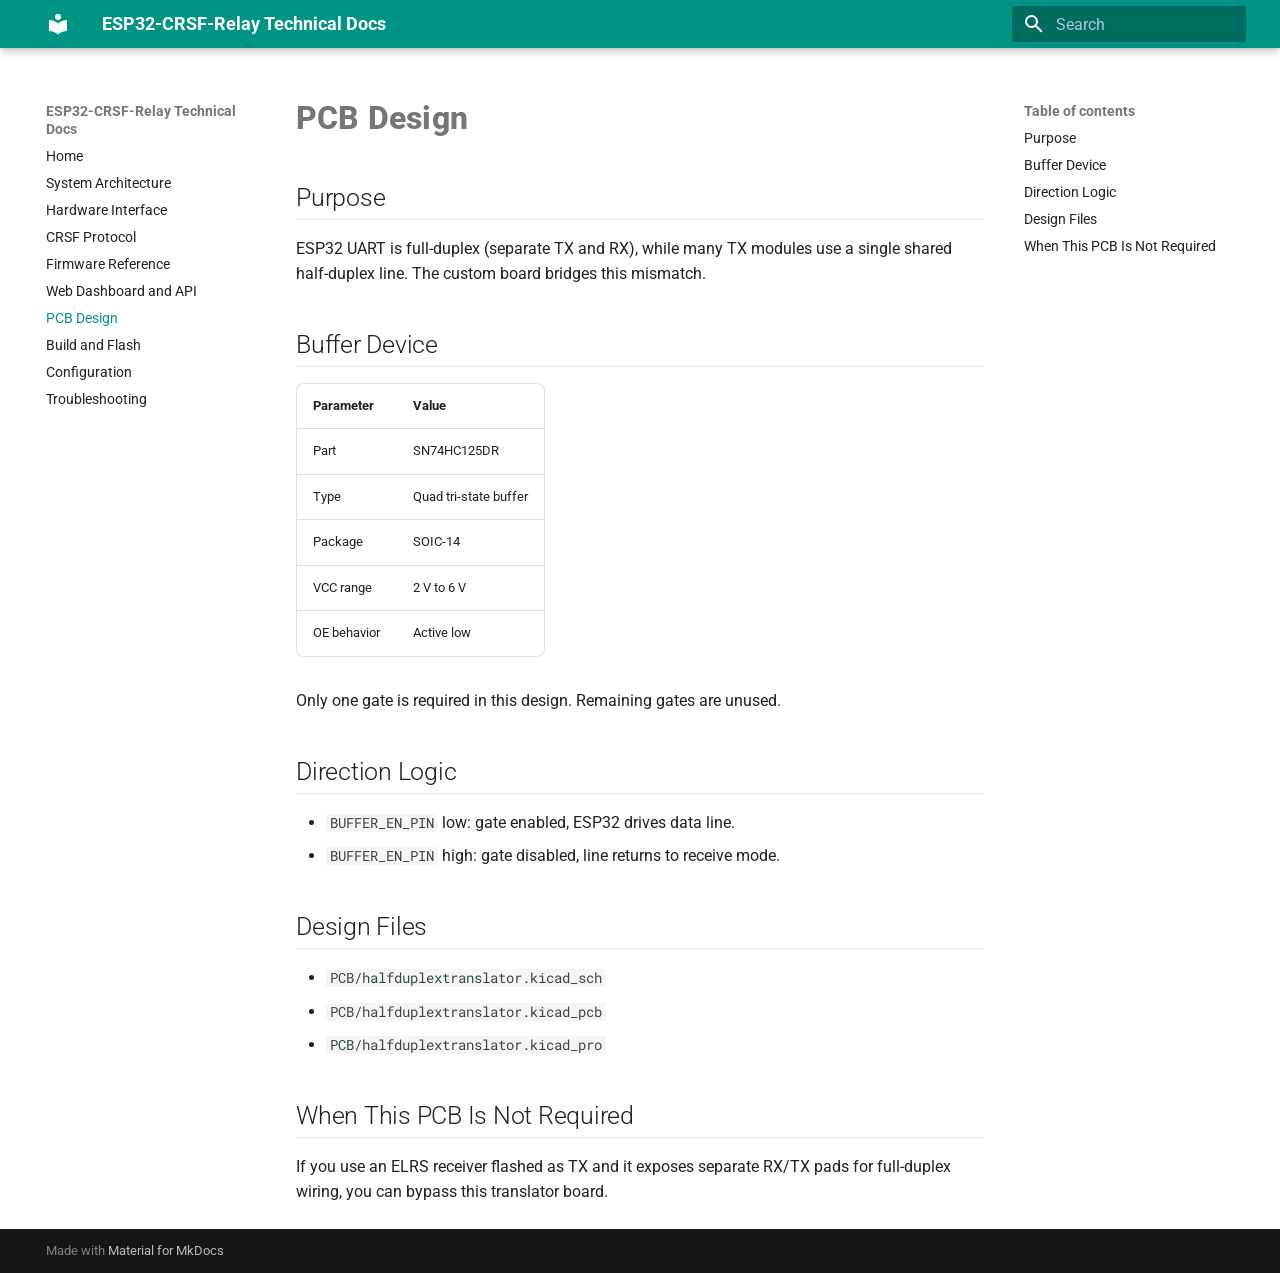
<file: odevzdani_2026/projekt_mikulic/dokumentace/site/pcb-design/index.html>
<!doctype html>
<html lang="en" class="no-js">
  <head>
    
      <meta charset="utf-8">
      <meta name="viewport" content="width=device-width,initial-scale=1">
      
        <meta name="description" content="Technical documentation for the ESP32 CRSF relay node">
      
      
      
      
        <link rel="prev" href="../web-dashboard-api/">
      
      
        <link rel="next" href="../build-flash/">
      
      
        
      
      
      <link rel="icon" href="../assets/images/favicon.png">
      <meta name="generator" content="mkdocs-1.6.1, mkdocs-material-9.7.6">
    
    
      
        <title>PCB Design - ESP32-CRSF-Relay Technical Docs</title>
      
    
    
      <link rel="stylesheet" href="../assets/stylesheets/main.484c7ddc.min.css">
      
        
        <link rel="stylesheet" href="../assets/stylesheets/palette.ab4e12ef.min.css">
      
      


    
    
      
    
    
      
        
        
        <link rel="preconnect" href="https://fonts.gstatic.com" crossorigin>
        <link rel="stylesheet" href="https://fonts.googleapis.com/css?family=Roboto:300,300i,400,400i,700,700i%7CRoboto+Mono:400,400i,700,700i&display=fallback">
        <style>:root{--md-text-font:"Roboto";--md-code-font:"Roboto Mono"}</style>
      
    
    
      <link rel="stylesheet" href="../assets/stylesheets/extra.css">
    
    <script>__md_scope=new URL("..",location),__md_hash=e=>[...e].reduce(((e,_)=>(e<<5)-e+_.charCodeAt(0)),0),__md_get=(e,_=localStorage,t=__md_scope)=>JSON.parse(_.getItem(t.pathname+"."+e)),__md_set=(e,_,t=localStorage,a=__md_scope)=>{try{t.setItem(a.pathname+"."+e,JSON.stringify(_))}catch(e){}}</script>
    
      

    
    
  </head>
  
  
    
    
      
    
    
    
    
    <body dir="ltr" data-md-color-scheme="default" data-md-color-primary="teal" data-md-color-accent="amber">
  
    
    <input class="md-toggle" data-md-toggle="drawer" type="checkbox" id="__drawer" autocomplete="off">
    <input class="md-toggle" data-md-toggle="search" type="checkbox" id="__search" autocomplete="off">
    <label class="md-overlay" for="__drawer"></label>
    <div data-md-component="skip">
      
        
        <a href="#pcb-design" class="md-skip">
          Skip to content
        </a>
      
    </div>
    <div data-md-component="announce">
      
    </div>
    
    
      

  

<header class="md-header md-header--shadow" data-md-component="header">
  <nav class="md-header__inner md-grid" aria-label="Header">
    <a href=".." title="ESP32-CRSF-Relay Technical Docs" class="md-header__button md-logo" aria-label="ESP32-CRSF-Relay Technical Docs" data-md-component="logo">
      
  
  <svg xmlns="http://www.w3.org/2000/svg" viewBox="0 0 24 24"><path d="M12 8a3 3 0 0 0 3-3 3 3 0 0 0-3-3 3 3 0 0 0-3 3 3 3 0 0 0 3 3m0 3.54C9.64 9.35 6.5 8 3 8v11c3.5 0 6.64 1.35 9 3.54 2.36-2.19 5.5-3.54 9-3.54V8c-3.5 0-6.64 1.35-9 3.54"/></svg>

    </a>
    <label class="md-header__button md-icon" for="__drawer">
      
      <svg xmlns="http://www.w3.org/2000/svg" viewBox="0 0 24 24"><path d="M3 6h18v2H3zm0 5h18v2H3zm0 5h18v2H3z"/></svg>
    </label>
    <div class="md-header__title" data-md-component="header-title">
      <div class="md-header__ellipsis">
        <div class="md-header__topic">
          <span class="md-ellipsis">
            ESP32-CRSF-Relay Technical Docs
          </span>
        </div>
        <div class="md-header__topic" data-md-component="header-topic">
          <span class="md-ellipsis">
            
              PCB Design
            
          </span>
        </div>
      </div>
    </div>
    
      
        <form class="md-header__option" data-md-component="palette">
  
    
    
    
    <input class="md-option" data-md-color-media="" data-md-color-scheme="default" data-md-color-primary="teal" data-md-color-accent="amber"  aria-hidden="true"  type="radio" name="__palette" id="__palette_0">
    
  
</form>
      
    
    
      <script>var palette=__md_get("__palette");if(palette&&palette.color){if("(prefers-color-scheme)"===palette.color.media){var media=matchMedia("(prefers-color-scheme: light)"),input=document.querySelector(media.matches?"[data-md-color-media='(prefers-color-scheme: light)']":"[data-md-color-media='(prefers-color-scheme: dark)']");palette.color.media=input.getAttribute("data-md-color-media"),palette.color.scheme=input.getAttribute("data-md-color-scheme"),palette.color.primary=input.getAttribute("data-md-color-primary"),palette.color.accent=input.getAttribute("data-md-color-accent")}for(var[key,value]of Object.entries(palette.color))document.body.setAttribute("data-md-color-"+key,value)}</script>
    
    
    
      
      
        <label class="md-header__button md-icon" for="__search">
          
          <svg xmlns="http://www.w3.org/2000/svg" viewBox="0 0 24 24"><path d="M9.5 3A6.5 6.5 0 0 1 16 9.5c0 1.61-.59 3.09-1.56 4.23l.27.27h.79l5 5-1.5 1.5-5-5v-.79l-.27-.27A6.52 6.52 0 0 1 9.5 16 6.5 6.5 0 0 1 3 9.5 6.5 6.5 0 0 1 9.5 3m0 2C7 5 5 7 5 9.5S7 14 9.5 14 14 12 14 9.5 12 5 9.5 5"/></svg>
        </label>
        <div class="md-search" data-md-component="search" role="dialog">
  <label class="md-search__overlay" for="__search"></label>
  <div class="md-search__inner" role="search">
    <form class="md-search__form" name="search">
      <input type="text" class="md-search__input" name="query" aria-label="Search" placeholder="Search" autocapitalize="off" autocorrect="off" autocomplete="off" spellcheck="false" data-md-component="search-query" required>
      <label class="md-search__icon md-icon" for="__search">
        
        <svg xmlns="http://www.w3.org/2000/svg" viewBox="0 0 24 24"><path d="M9.5 3A6.5 6.5 0 0 1 16 9.5c0 1.61-.59 3.09-1.56 4.23l.27.27h.79l5 5-1.5 1.5-5-5v-.79l-.27-.27A6.52 6.52 0 0 1 9.5 16 6.5 6.5 0 0 1 3 9.5 6.5 6.5 0 0 1 9.5 3m0 2C7 5 5 7 5 9.5S7 14 9.5 14 14 12 14 9.5 12 5 9.5 5"/></svg>
        
        <svg xmlns="http://www.w3.org/2000/svg" viewBox="0 0 24 24"><path d="M20 11v2H8l5.5 5.5-1.42 1.42L4.16 12l7.92-7.92L13.5 5.5 8 11z"/></svg>
      </label>
      <nav class="md-search__options" aria-label="Search">
        
        <button type="reset" class="md-search__icon md-icon" title="Clear" aria-label="Clear" tabindex="-1">
          
          <svg xmlns="http://www.w3.org/2000/svg" viewBox="0 0 24 24"><path d="M19 6.41 17.59 5 12 10.59 6.41 5 5 6.41 10.59 12 5 17.59 6.41 19 12 13.41 17.59 19 19 17.59 13.41 12z"/></svg>
        </button>
      </nav>
      
    </form>
    <div class="md-search__output">
      <div class="md-search__scrollwrap" tabindex="0" data-md-scrollfix>
        <div class="md-search-result" data-md-component="search-result">
          <div class="md-search-result__meta">
            Initializing search
          </div>
          <ol class="md-search-result__list" role="presentation"></ol>
        </div>
      </div>
    </div>
  </div>
</div>
      
    
    
  </nav>
  
</header>
    
    <div class="md-container" data-md-component="container">
      
      
        
          
        
      
      <main class="md-main" data-md-component="main">
        <div class="md-main__inner md-grid">
          
            
              
              <div class="md-sidebar md-sidebar--primary" data-md-component="sidebar" data-md-type="navigation" >
                <div class="md-sidebar__scrollwrap">
                  <div class="md-sidebar__inner">
                    



<nav class="md-nav md-nav--primary" aria-label="Navigation" data-md-level="0">
  <label class="md-nav__title" for="__drawer">
    <a href=".." title="ESP32-CRSF-Relay Technical Docs" class="md-nav__button md-logo" aria-label="ESP32-CRSF-Relay Technical Docs" data-md-component="logo">
      
  
  <svg xmlns="http://www.w3.org/2000/svg" viewBox="0 0 24 24"><path d="M12 8a3 3 0 0 0 3-3 3 3 0 0 0-3-3 3 3 0 0 0-3 3 3 3 0 0 0 3 3m0 3.54C9.64 9.35 6.5 8 3 8v11c3.5 0 6.64 1.35 9 3.54 2.36-2.19 5.5-3.54 9-3.54V8c-3.5 0-6.64 1.35-9 3.54"/></svg>

    </a>
    ESP32-CRSF-Relay Technical Docs
  </label>
  
  <ul class="md-nav__list" data-md-scrollfix>
    
      
      
  
  
  
  
    <li class="md-nav__item">
      <a href=".." class="md-nav__link">
        
  
  
  <span class="md-ellipsis">
    
  
    Home
  

    
  </span>
  
  

      </a>
    </li>
  

    
      
      
  
  
  
  
    <li class="md-nav__item">
      <a href="../architecture/" class="md-nav__link">
        
  
  
  <span class="md-ellipsis">
    
  
    System Architecture
  

    
  </span>
  
  

      </a>
    </li>
  

    
      
      
  
  
  
  
    <li class="md-nav__item">
      <a href="../hardware/" class="md-nav__link">
        
  
  
  <span class="md-ellipsis">
    
  
    Hardware Interface
  

    
  </span>
  
  

      </a>
    </li>
  

    
      
      
  
  
  
  
    <li class="md-nav__item">
      <a href="../crsf-protocol/" class="md-nav__link">
        
  
  
  <span class="md-ellipsis">
    
  
    CRSF Protocol
  

    
  </span>
  
  

      </a>
    </li>
  

    
      
      
  
  
  
  
    <li class="md-nav__item">
      <a href="../firmware-reference/" class="md-nav__link">
        
  
  
  <span class="md-ellipsis">
    
  
    Firmware Reference
  

    
  </span>
  
  

      </a>
    </li>
  

    
      
      
  
  
  
  
    <li class="md-nav__item">
      <a href="../web-dashboard-api/" class="md-nav__link">
        
  
  
  <span class="md-ellipsis">
    
  
    Web Dashboard and API
  

    
  </span>
  
  

      </a>
    </li>
  

    
      
      
  
  
    
  
  
  
    <li class="md-nav__item md-nav__item--active">
      
      <input class="md-nav__toggle md-toggle" type="checkbox" id="__toc">
      
      
        
      
      
        <label class="md-nav__link md-nav__link--active" for="__toc">
          
  
  
  <span class="md-ellipsis">
    
  
    PCB Design
  

    
  </span>
  
  

          <span class="md-nav__icon md-icon"></span>
        </label>
      
      <a href="./" class="md-nav__link md-nav__link--active">
        
  
  
  <span class="md-ellipsis">
    
  
    PCB Design
  

    
  </span>
  
  

      </a>
      
        

<nav class="md-nav md-nav--secondary" aria-label="Table of contents">
  
  
  
    
  
  
    <label class="md-nav__title" for="__toc">
      <span class="md-nav__icon md-icon"></span>
      Table of contents
    </label>
    <ul class="md-nav__list" data-md-component="toc" data-md-scrollfix>
      
        <li class="md-nav__item">
  <a href="#purpose" class="md-nav__link">
    <span class="md-ellipsis">
      
        Purpose
      
    </span>
  </a>
  
</li>
      
        <li class="md-nav__item">
  <a href="#buffer-device" class="md-nav__link">
    <span class="md-ellipsis">
      
        Buffer Device
      
    </span>
  </a>
  
</li>
      
        <li class="md-nav__item">
  <a href="#direction-logic" class="md-nav__link">
    <span class="md-ellipsis">
      
        Direction Logic
      
    </span>
  </a>
  
</li>
      
        <li class="md-nav__item">
  <a href="#design-files" class="md-nav__link">
    <span class="md-ellipsis">
      
        Design Files
      
    </span>
  </a>
  
</li>
      
        <li class="md-nav__item">
  <a href="#when-this-pcb-is-not-required" class="md-nav__link">
    <span class="md-ellipsis">
      
        When This PCB Is Not Required
      
    </span>
  </a>
  
</li>
      
    </ul>
  
</nav>
      
    </li>
  

    
      
      
  
  
  
  
    <li class="md-nav__item">
      <a href="../build-flash/" class="md-nav__link">
        
  
  
  <span class="md-ellipsis">
    
  
    Build and Flash
  

    
  </span>
  
  

      </a>
    </li>
  

    
      
      
  
  
  
  
    <li class="md-nav__item">
      <a href="../configuration/" class="md-nav__link">
        
  
  
  <span class="md-ellipsis">
    
  
    Configuration
  

    
  </span>
  
  

      </a>
    </li>
  

    
      
      
  
  
  
  
    <li class="md-nav__item">
      <a href="../troubleshooting/" class="md-nav__link">
        
  
  
  <span class="md-ellipsis">
    
  
    Troubleshooting
  

    
  </span>
  
  

      </a>
    </li>
  

    
  </ul>
</nav>
                  </div>
                </div>
              </div>
            
            
              
              <div class="md-sidebar md-sidebar--secondary" data-md-component="sidebar" data-md-type="toc" >
                <div class="md-sidebar__scrollwrap">
                  <div class="md-sidebar__inner">
                    

<nav class="md-nav md-nav--secondary" aria-label="Table of contents">
  
  
  
    
  
  
    <label class="md-nav__title" for="__toc">
      <span class="md-nav__icon md-icon"></span>
      Table of contents
    </label>
    <ul class="md-nav__list" data-md-component="toc" data-md-scrollfix>
      
        <li class="md-nav__item">
  <a href="#purpose" class="md-nav__link">
    <span class="md-ellipsis">
      
        Purpose
      
    </span>
  </a>
  
</li>
      
        <li class="md-nav__item">
  <a href="#buffer-device" class="md-nav__link">
    <span class="md-ellipsis">
      
        Buffer Device
      
    </span>
  </a>
  
</li>
      
        <li class="md-nav__item">
  <a href="#direction-logic" class="md-nav__link">
    <span class="md-ellipsis">
      
        Direction Logic
      
    </span>
  </a>
  
</li>
      
        <li class="md-nav__item">
  <a href="#design-files" class="md-nav__link">
    <span class="md-ellipsis">
      
        Design Files
      
    </span>
  </a>
  
</li>
      
        <li class="md-nav__item">
  <a href="#when-this-pcb-is-not-required" class="md-nav__link">
    <span class="md-ellipsis">
      
        When This PCB Is Not Required
      
    </span>
  </a>
  
</li>
      
    </ul>
  
</nav>
                  </div>
                </div>
              </div>
            
          
          
            <div class="md-content" data-md-component="content">
              
              <article class="md-content__inner md-typeset">
                
                  



<h1 id="pcb-design">PCB Design<a class="headerlink" href="#pcb-design" title="Permanent link">&para;</a></h1>
<h2 id="purpose">Purpose<a class="headerlink" href="#purpose" title="Permanent link">&para;</a></h2>
<p>ESP32 UART is full-duplex (separate TX and RX), while many TX modules use a single shared half-duplex line. The custom board bridges this mismatch.</p>
<h2 id="buffer-device">Buffer Device<a class="headerlink" href="#buffer-device" title="Permanent link">&para;</a></h2>
<table>
<thead>
<tr>
<th>Parameter</th>
<th>Value</th>
</tr>
</thead>
<tbody>
<tr>
<td>Part</td>
<td>SN74HC125DR</td>
</tr>
<tr>
<td>Type</td>
<td>Quad tri-state buffer</td>
</tr>
<tr>
<td>Package</td>
<td>SOIC-14</td>
</tr>
<tr>
<td>VCC range</td>
<td>2 V to 6 V</td>
</tr>
<tr>
<td>OE behavior</td>
<td>Active low</td>
</tr>
</tbody>
</table>
<p>Only one gate is required in this design. Remaining gates are unused.</p>
<h2 id="direction-logic">Direction Logic<a class="headerlink" href="#direction-logic" title="Permanent link">&para;</a></h2>
<ul>
<li><code>BUFFER_EN_PIN</code> low: gate enabled, ESP32 drives data line.</li>
<li><code>BUFFER_EN_PIN</code> high: gate disabled, line returns to receive mode.</li>
</ul>
<h2 id="design-files">Design Files<a class="headerlink" href="#design-files" title="Permanent link">&para;</a></h2>
<ul>
<li><code>PCB/halfduplextranslator.kicad_sch</code></li>
<li><code>PCB/halfduplextranslator.kicad_pcb</code></li>
<li><code>PCB/halfduplextranslator.kicad_pro</code></li>
</ul>
<h2 id="when-this-pcb-is-not-required">When This PCB Is Not Required<a class="headerlink" href="#when-this-pcb-is-not-required" title="Permanent link">&para;</a></h2>
<p>If you use an ELRS receiver flashed as TX and it exposes separate RX/TX pads for full-duplex wiring, you can bypass this translator board.</p>












                
              </article>
            </div>
          
          
<script>var target=document.getElementById(location.hash.slice(1));target&&target.name&&(target.checked=target.name.startsWith("__tabbed_"))</script>
        </div>
        
          <button type="button" class="md-top md-icon" data-md-component="top" hidden>
  
  <svg xmlns="http://www.w3.org/2000/svg" viewBox="0 0 24 24"><path d="M13 20h-2V8l-5.5 5.5-1.42-1.42L12 4.16l7.92 7.92-1.42 1.42L13 8z"/></svg>
  Back to top
</button>
        
      </main>
      
        <footer class="md-footer">
  
  <div class="md-footer-meta md-typeset">
    <div class="md-footer-meta__inner md-grid">
      <div class="md-copyright">
  
  
    Made with
    <a href="https://squidfunk.github.io/mkdocs-material/" target="_blank" rel="noopener">
      Material for MkDocs
    </a>
  
</div>
      
    </div>
  </div>
</footer>
      
    </div>
    <div class="md-dialog" data-md-component="dialog">
      <div class="md-dialog__inner md-typeset"></div>
    </div>
    
    
    
      
      
      <script id="__config" type="application/json">{"annotate": null, "base": "..", "features": ["navigation.instant", "navigation.tracking", "navigation.top", "toc.follow", "search.highlight", "content.code.copy"], "search": "../assets/javascripts/workers/search.2c215733.min.js", "tags": null, "translations": {"clipboard.copied": "Copied to clipboard", "clipboard.copy": "Copy to clipboard", "search.result.more.one": "1 more on this page", "search.result.more.other": "# more on this page", "search.result.none": "No matching documents", "search.result.one": "1 matching document", "search.result.other": "# matching documents", "search.result.placeholder": "Type to start searching", "search.result.term.missing": "Missing", "select.version": "Select version"}, "version": null}</script>
    
    
      <script src="../assets/javascripts/bundle.79ae519e.min.js"></script>
      
    
  </body>
</html>
</file>
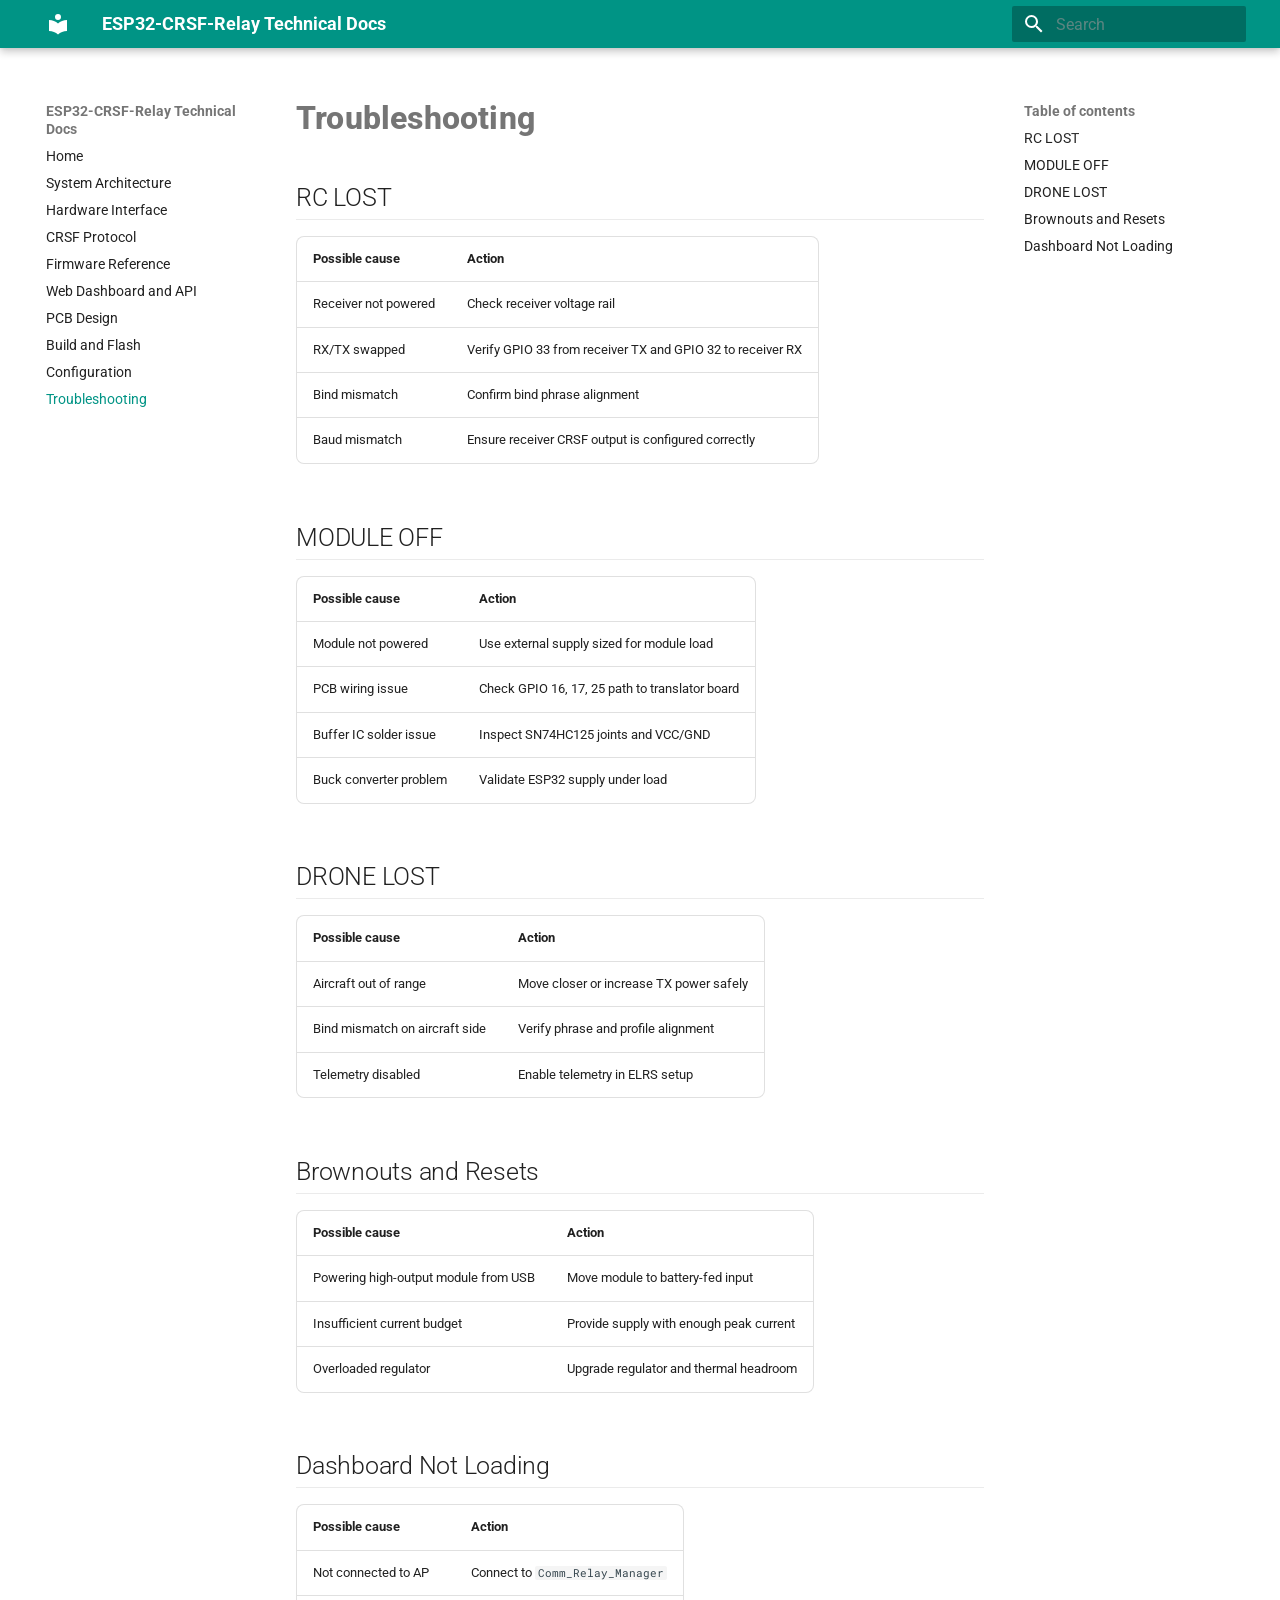
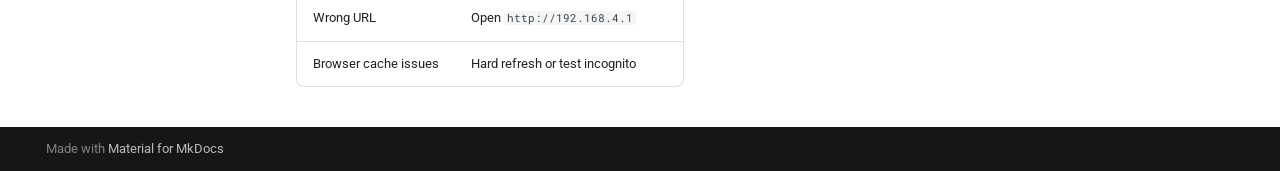
<file: odevzdani_2026/projekt_mikulic/dokumentace/site/troubleshooting/index.html>
<!doctype html>
<html lang="en" class="no-js">
  <head>
    
      <meta charset="utf-8">
      <meta name="viewport" content="width=device-width,initial-scale=1">
      
        <meta name="description" content="Technical documentation for the ESP32 CRSF relay node">
      
      
      
      
        <link rel="prev" href="../configuration/">
      
      
      
        
      
      
      <link rel="icon" href="../assets/images/favicon.png">
      <meta name="generator" content="mkdocs-1.6.1, mkdocs-material-9.7.6">
    
    
      
        <title>Troubleshooting - ESP32-CRSF-Relay Technical Docs</title>
      
    
    
      <link rel="stylesheet" href="../assets/stylesheets/main.484c7ddc.min.css">
      
        
        <link rel="stylesheet" href="../assets/stylesheets/palette.ab4e12ef.min.css">
      
      


    
    
      
    
    
      
        
        
        <link rel="preconnect" href="https://fonts.gstatic.com" crossorigin>
        <link rel="stylesheet" href="https://fonts.googleapis.com/css?family=Roboto:300,300i,400,400i,700,700i%7CRoboto+Mono:400,400i,700,700i&display=fallback">
        <style>:root{--md-text-font:"Roboto";--md-code-font:"Roboto Mono"}</style>
      
    
    
      <link rel="stylesheet" href="../assets/stylesheets/extra.css">
    
    <script>__md_scope=new URL("..",location),__md_hash=e=>[...e].reduce(((e,_)=>(e<<5)-e+_.charCodeAt(0)),0),__md_get=(e,_=localStorage,t=__md_scope)=>JSON.parse(_.getItem(t.pathname+"."+e)),__md_set=(e,_,t=localStorage,a=__md_scope)=>{try{t.setItem(a.pathname+"."+e,JSON.stringify(_))}catch(e){}}</script>
    
      

    
    
  </head>
  
  
    
    
      
    
    
    
    
    <body dir="ltr" data-md-color-scheme="default" data-md-color-primary="teal" data-md-color-accent="amber">
  
    
    <input class="md-toggle" data-md-toggle="drawer" type="checkbox" id="__drawer" autocomplete="off">
    <input class="md-toggle" data-md-toggle="search" type="checkbox" id="__search" autocomplete="off">
    <label class="md-overlay" for="__drawer"></label>
    <div data-md-component="skip">
      
        
        <a href="#troubleshooting" class="md-skip">
          Skip to content
        </a>
      
    </div>
    <div data-md-component="announce">
      
    </div>
    
    
      

  

<header class="md-header md-header--shadow" data-md-component="header">
  <nav class="md-header__inner md-grid" aria-label="Header">
    <a href=".." title="ESP32-CRSF-Relay Technical Docs" class="md-header__button md-logo" aria-label="ESP32-CRSF-Relay Technical Docs" data-md-component="logo">
      
  
  <svg xmlns="http://www.w3.org/2000/svg" viewBox="0 0 24 24"><path d="M12 8a3 3 0 0 0 3-3 3 3 0 0 0-3-3 3 3 0 0 0-3 3 3 3 0 0 0 3 3m0 3.54C9.64 9.35 6.5 8 3 8v11c3.5 0 6.64 1.35 9 3.54 2.36-2.19 5.5-3.54 9-3.54V8c-3.5 0-6.64 1.35-9 3.54"/></svg>

    </a>
    <label class="md-header__button md-icon" for="__drawer">
      
      <svg xmlns="http://www.w3.org/2000/svg" viewBox="0 0 24 24"><path d="M3 6h18v2H3zm0 5h18v2H3zm0 5h18v2H3z"/></svg>
    </label>
    <div class="md-header__title" data-md-component="header-title">
      <div class="md-header__ellipsis">
        <div class="md-header__topic">
          <span class="md-ellipsis">
            ESP32-CRSF-Relay Technical Docs
          </span>
        </div>
        <div class="md-header__topic" data-md-component="header-topic">
          <span class="md-ellipsis">
            
              Troubleshooting
            
          </span>
        </div>
      </div>
    </div>
    
      
        <form class="md-header__option" data-md-component="palette">
  
    
    
    
    <input class="md-option" data-md-color-media="" data-md-color-scheme="default" data-md-color-primary="teal" data-md-color-accent="amber"  aria-hidden="true"  type="radio" name="__palette" id="__palette_0">
    
  
</form>
      
    
    
      <script>var palette=__md_get("__palette");if(palette&&palette.color){if("(prefers-color-scheme)"===palette.color.media){var media=matchMedia("(prefers-color-scheme: light)"),input=document.querySelector(media.matches?"[data-md-color-media='(prefers-color-scheme: light)']":"[data-md-color-media='(prefers-color-scheme: dark)']");palette.color.media=input.getAttribute("data-md-color-media"),palette.color.scheme=input.getAttribute("data-md-color-scheme"),palette.color.primary=input.getAttribute("data-md-color-primary"),palette.color.accent=input.getAttribute("data-md-color-accent")}for(var[key,value]of Object.entries(palette.color))document.body.setAttribute("data-md-color-"+key,value)}</script>
    
    
    
      
      
        <label class="md-header__button md-icon" for="__search">
          
          <svg xmlns="http://www.w3.org/2000/svg" viewBox="0 0 24 24"><path d="M9.5 3A6.5 6.5 0 0 1 16 9.5c0 1.61-.59 3.09-1.56 4.23l.27.27h.79l5 5-1.5 1.5-5-5v-.79l-.27-.27A6.52 6.52 0 0 1 9.5 16 6.5 6.5 0 0 1 3 9.5 6.5 6.5 0 0 1 9.5 3m0 2C7 5 5 7 5 9.5S7 14 9.5 14 14 12 14 9.5 12 5 9.5 5"/></svg>
        </label>
        <div class="md-search" data-md-component="search" role="dialog">
  <label class="md-search__overlay" for="__search"></label>
  <div class="md-search__inner" role="search">
    <form class="md-search__form" name="search">
      <input type="text" class="md-search__input" name="query" aria-label="Search" placeholder="Search" autocapitalize="off" autocorrect="off" autocomplete="off" spellcheck="false" data-md-component="search-query" required>
      <label class="md-search__icon md-icon" for="__search">
        
        <svg xmlns="http://www.w3.org/2000/svg" viewBox="0 0 24 24"><path d="M9.5 3A6.5 6.5 0 0 1 16 9.5c0 1.61-.59 3.09-1.56 4.23l.27.27h.79l5 5-1.5 1.5-5-5v-.79l-.27-.27A6.52 6.52 0 0 1 9.5 16 6.5 6.5 0 0 1 3 9.5 6.5 6.5 0 0 1 9.5 3m0 2C7 5 5 7 5 9.5S7 14 9.5 14 14 12 14 9.5 12 5 9.5 5"/></svg>
        
        <svg xmlns="http://www.w3.org/2000/svg" viewBox="0 0 24 24"><path d="M20 11v2H8l5.5 5.5-1.42 1.42L4.16 12l7.92-7.92L13.5 5.5 8 11z"/></svg>
      </label>
      <nav class="md-search__options" aria-label="Search">
        
        <button type="reset" class="md-search__icon md-icon" title="Clear" aria-label="Clear" tabindex="-1">
          
          <svg xmlns="http://www.w3.org/2000/svg" viewBox="0 0 24 24"><path d="M19 6.41 17.59 5 12 10.59 6.41 5 5 6.41 10.59 12 5 17.59 6.41 19 12 13.41 17.59 19 19 17.59 13.41 12z"/></svg>
        </button>
      </nav>
      
    </form>
    <div class="md-search__output">
      <div class="md-search__scrollwrap" tabindex="0" data-md-scrollfix>
        <div class="md-search-result" data-md-component="search-result">
          <div class="md-search-result__meta">
            Initializing search
          </div>
          <ol class="md-search-result__list" role="presentation"></ol>
        </div>
      </div>
    </div>
  </div>
</div>
      
    
    
  </nav>
  
</header>
    
    <div class="md-container" data-md-component="container">
      
      
        
          
        
      
      <main class="md-main" data-md-component="main">
        <div class="md-main__inner md-grid">
          
            
              
              <div class="md-sidebar md-sidebar--primary" data-md-component="sidebar" data-md-type="navigation" >
                <div class="md-sidebar__scrollwrap">
                  <div class="md-sidebar__inner">
                    



<nav class="md-nav md-nav--primary" aria-label="Navigation" data-md-level="0">
  <label class="md-nav__title" for="__drawer">
    <a href=".." title="ESP32-CRSF-Relay Technical Docs" class="md-nav__button md-logo" aria-label="ESP32-CRSF-Relay Technical Docs" data-md-component="logo">
      
  
  <svg xmlns="http://www.w3.org/2000/svg" viewBox="0 0 24 24"><path d="M12 8a3 3 0 0 0 3-3 3 3 0 0 0-3-3 3 3 0 0 0-3 3 3 3 0 0 0 3 3m0 3.54C9.64 9.35 6.5 8 3 8v11c3.5 0 6.64 1.35 9 3.54 2.36-2.19 5.5-3.54 9-3.54V8c-3.5 0-6.64 1.35-9 3.54"/></svg>

    </a>
    ESP32-CRSF-Relay Technical Docs
  </label>
  
  <ul class="md-nav__list" data-md-scrollfix>
    
      
      
  
  
  
  
    <li class="md-nav__item">
      <a href=".." class="md-nav__link">
        
  
  
  <span class="md-ellipsis">
    
  
    Home
  

    
  </span>
  
  

      </a>
    </li>
  

    
      
      
  
  
  
  
    <li class="md-nav__item">
      <a href="../architecture/" class="md-nav__link">
        
  
  
  <span class="md-ellipsis">
    
  
    System Architecture
  

    
  </span>
  
  

      </a>
    </li>
  

    
      
      
  
  
  
  
    <li class="md-nav__item">
      <a href="../hardware/" class="md-nav__link">
        
  
  
  <span class="md-ellipsis">
    
  
    Hardware Interface
  

    
  </span>
  
  

      </a>
    </li>
  

    
      
      
  
  
  
  
    <li class="md-nav__item">
      <a href="../crsf-protocol/" class="md-nav__link">
        
  
  
  <span class="md-ellipsis">
    
  
    CRSF Protocol
  

    
  </span>
  
  

      </a>
    </li>
  

    
      
      
  
  
  
  
    <li class="md-nav__item">
      <a href="../firmware-reference/" class="md-nav__link">
        
  
  
  <span class="md-ellipsis">
    
  
    Firmware Reference
  

    
  </span>
  
  

      </a>
    </li>
  

    
      
      
  
  
  
  
    <li class="md-nav__item">
      <a href="../web-dashboard-api/" class="md-nav__link">
        
  
  
  <span class="md-ellipsis">
    
  
    Web Dashboard and API
  

    
  </span>
  
  

      </a>
    </li>
  

    
      
      
  
  
  
  
    <li class="md-nav__item">
      <a href="../pcb-design/" class="md-nav__link">
        
  
  
  <span class="md-ellipsis">
    
  
    PCB Design
  

    
  </span>
  
  

      </a>
    </li>
  

    
      
      
  
  
  
  
    <li class="md-nav__item">
      <a href="../build-flash/" class="md-nav__link">
        
  
  
  <span class="md-ellipsis">
    
  
    Build and Flash
  

    
  </span>
  
  

      </a>
    </li>
  

    
      
      
  
  
  
  
    <li class="md-nav__item">
      <a href="../configuration/" class="md-nav__link">
        
  
  
  <span class="md-ellipsis">
    
  
    Configuration
  

    
  </span>
  
  

      </a>
    </li>
  

    
      
      
  
  
    
  
  
  
    <li class="md-nav__item md-nav__item--active">
      
      <input class="md-nav__toggle md-toggle" type="checkbox" id="__toc">
      
      
        
      
      
        <label class="md-nav__link md-nav__link--active" for="__toc">
          
  
  
  <span class="md-ellipsis">
    
  
    Troubleshooting
  

    
  </span>
  
  

          <span class="md-nav__icon md-icon"></span>
        </label>
      
      <a href="./" class="md-nav__link md-nav__link--active">
        
  
  
  <span class="md-ellipsis">
    
  
    Troubleshooting
  

    
  </span>
  
  

      </a>
      
        

<nav class="md-nav md-nav--secondary" aria-label="Table of contents">
  
  
  
    
  
  
    <label class="md-nav__title" for="__toc">
      <span class="md-nav__icon md-icon"></span>
      Table of contents
    </label>
    <ul class="md-nav__list" data-md-component="toc" data-md-scrollfix>
      
        <li class="md-nav__item">
  <a href="#rc-lost" class="md-nav__link">
    <span class="md-ellipsis">
      
        RC LOST
      
    </span>
  </a>
  
</li>
      
        <li class="md-nav__item">
  <a href="#module-off" class="md-nav__link">
    <span class="md-ellipsis">
      
        MODULE OFF
      
    </span>
  </a>
  
</li>
      
        <li class="md-nav__item">
  <a href="#drone-lost" class="md-nav__link">
    <span class="md-ellipsis">
      
        DRONE LOST
      
    </span>
  </a>
  
</li>
      
        <li class="md-nav__item">
  <a href="#brownouts-and-resets" class="md-nav__link">
    <span class="md-ellipsis">
      
        Brownouts and Resets
      
    </span>
  </a>
  
</li>
      
        <li class="md-nav__item">
  <a href="#dashboard-not-loading" class="md-nav__link">
    <span class="md-ellipsis">
      
        Dashboard Not Loading
      
    </span>
  </a>
  
</li>
      
    </ul>
  
</nav>
      
    </li>
  

    
  </ul>
</nav>
                  </div>
                </div>
              </div>
            
            
              
              <div class="md-sidebar md-sidebar--secondary" data-md-component="sidebar" data-md-type="toc" >
                <div class="md-sidebar__scrollwrap">
                  <div class="md-sidebar__inner">
                    

<nav class="md-nav md-nav--secondary" aria-label="Table of contents">
  
  
  
    
  
  
    <label class="md-nav__title" for="__toc">
      <span class="md-nav__icon md-icon"></span>
      Table of contents
    </label>
    <ul class="md-nav__list" data-md-component="toc" data-md-scrollfix>
      
        <li class="md-nav__item">
  <a href="#rc-lost" class="md-nav__link">
    <span class="md-ellipsis">
      
        RC LOST
      
    </span>
  </a>
  
</li>
      
        <li class="md-nav__item">
  <a href="#module-off" class="md-nav__link">
    <span class="md-ellipsis">
      
        MODULE OFF
      
    </span>
  </a>
  
</li>
      
        <li class="md-nav__item">
  <a href="#drone-lost" class="md-nav__link">
    <span class="md-ellipsis">
      
        DRONE LOST
      
    </span>
  </a>
  
</li>
      
        <li class="md-nav__item">
  <a href="#brownouts-and-resets" class="md-nav__link">
    <span class="md-ellipsis">
      
        Brownouts and Resets
      
    </span>
  </a>
  
</li>
      
        <li class="md-nav__item">
  <a href="#dashboard-not-loading" class="md-nav__link">
    <span class="md-ellipsis">
      
        Dashboard Not Loading
      
    </span>
  </a>
  
</li>
      
    </ul>
  
</nav>
                  </div>
                </div>
              </div>
            
          
          
            <div class="md-content" data-md-component="content">
              
              <article class="md-content__inner md-typeset">
                
                  



<h1 id="troubleshooting">Troubleshooting<a class="headerlink" href="#troubleshooting" title="Permanent link">&para;</a></h1>
<h2 id="rc-lost">RC LOST<a class="headerlink" href="#rc-lost" title="Permanent link">&para;</a></h2>
<table>
<thead>
<tr>
<th>Possible cause</th>
<th>Action</th>
</tr>
</thead>
<tbody>
<tr>
<td>Receiver not powered</td>
<td>Check receiver voltage rail</td>
</tr>
<tr>
<td>RX/TX swapped</td>
<td>Verify GPIO 33 from receiver TX and GPIO 32 to receiver RX</td>
</tr>
<tr>
<td>Bind mismatch</td>
<td>Confirm bind phrase alignment</td>
</tr>
<tr>
<td>Baud mismatch</td>
<td>Ensure receiver CRSF output is configured correctly</td>
</tr>
</tbody>
</table>
<h2 id="module-off">MODULE OFF<a class="headerlink" href="#module-off" title="Permanent link">&para;</a></h2>
<table>
<thead>
<tr>
<th>Possible cause</th>
<th>Action</th>
</tr>
</thead>
<tbody>
<tr>
<td>Module not powered</td>
<td>Use external supply sized for module load</td>
</tr>
<tr>
<td>PCB wiring issue</td>
<td>Check GPIO 16, 17, 25 path to translator board</td>
</tr>
<tr>
<td>Buffer IC solder issue</td>
<td>Inspect SN74HC125 joints and VCC/GND</td>
</tr>
<tr>
<td>Buck converter problem</td>
<td>Validate ESP32 supply under load</td>
</tr>
</tbody>
</table>
<h2 id="drone-lost">DRONE LOST<a class="headerlink" href="#drone-lost" title="Permanent link">&para;</a></h2>
<table>
<thead>
<tr>
<th>Possible cause</th>
<th>Action</th>
</tr>
</thead>
<tbody>
<tr>
<td>Aircraft out of range</td>
<td>Move closer or increase TX power safely</td>
</tr>
<tr>
<td>Bind mismatch on aircraft side</td>
<td>Verify phrase and profile alignment</td>
</tr>
<tr>
<td>Telemetry disabled</td>
<td>Enable telemetry in ELRS setup</td>
</tr>
</tbody>
</table>
<h2 id="brownouts-and-resets">Brownouts and Resets<a class="headerlink" href="#brownouts-and-resets" title="Permanent link">&para;</a></h2>
<table>
<thead>
<tr>
<th>Possible cause</th>
<th>Action</th>
</tr>
</thead>
<tbody>
<tr>
<td>Powering high-output module from USB</td>
<td>Move module to battery-fed input</td>
</tr>
<tr>
<td>Insufficient current budget</td>
<td>Provide supply with enough peak current</td>
</tr>
<tr>
<td>Overloaded regulator</td>
<td>Upgrade regulator and thermal headroom</td>
</tr>
</tbody>
</table>
<h2 id="dashboard-not-loading">Dashboard Not Loading<a class="headerlink" href="#dashboard-not-loading" title="Permanent link">&para;</a></h2>
<table>
<thead>
<tr>
<th>Possible cause</th>
<th>Action</th>
</tr>
</thead>
<tbody>
<tr>
<td>Not connected to AP</td>
<td>Connect to <code>Comm_Relay_Manager</code></td>
</tr>
<tr>
<td>Wrong URL</td>
<td>Open <code>http://192.168.4.1</code></td>
</tr>
<tr>
<td>Browser cache issues</td>
<td>Hard refresh or test incognito</td>
</tr>
</tbody>
</table>












                
              </article>
            </div>
          
          
<script>var target=document.getElementById(location.hash.slice(1));target&&target.name&&(target.checked=target.name.startsWith("__tabbed_"))</script>
        </div>
        
          <button type="button" class="md-top md-icon" data-md-component="top" hidden>
  
  <svg xmlns="http://www.w3.org/2000/svg" viewBox="0 0 24 24"><path d="M13 20h-2V8l-5.5 5.5-1.42-1.42L12 4.16l7.92 7.92-1.42 1.42L13 8z"/></svg>
  Back to top
</button>
        
      </main>
      
        <footer class="md-footer">
  
  <div class="md-footer-meta md-typeset">
    <div class="md-footer-meta__inner md-grid">
      <div class="md-copyright">
  
  
    Made with
    <a href="https://squidfunk.github.io/mkdocs-material/" target="_blank" rel="noopener">
      Material for MkDocs
    </a>
  
</div>
      
    </div>
  </div>
</footer>
      
    </div>
    <div class="md-dialog" data-md-component="dialog">
      <div class="md-dialog__inner md-typeset"></div>
    </div>
    
    
    
      
      
      <script id="__config" type="application/json">{"annotate": null, "base": "..", "features": ["navigation.instant", "navigation.tracking", "navigation.top", "toc.follow", "search.highlight", "content.code.copy"], "search": "../assets/javascripts/workers/search.2c215733.min.js", "tags": null, "translations": {"clipboard.copied": "Copied to clipboard", "clipboard.copy": "Copy to clipboard", "search.result.more.one": "1 more on this page", "search.result.more.other": "# more on this page", "search.result.none": "No matching documents", "search.result.one": "1 matching document", "search.result.other": "# matching documents", "search.result.placeholder": "Type to start searching", "search.result.term.missing": "Missing", "select.version": "Select version"}, "version": null}</script>
    
    
      <script src="../assets/javascripts/bundle.79ae519e.min.js"></script>
      
    
  </body>
</html>
</file>
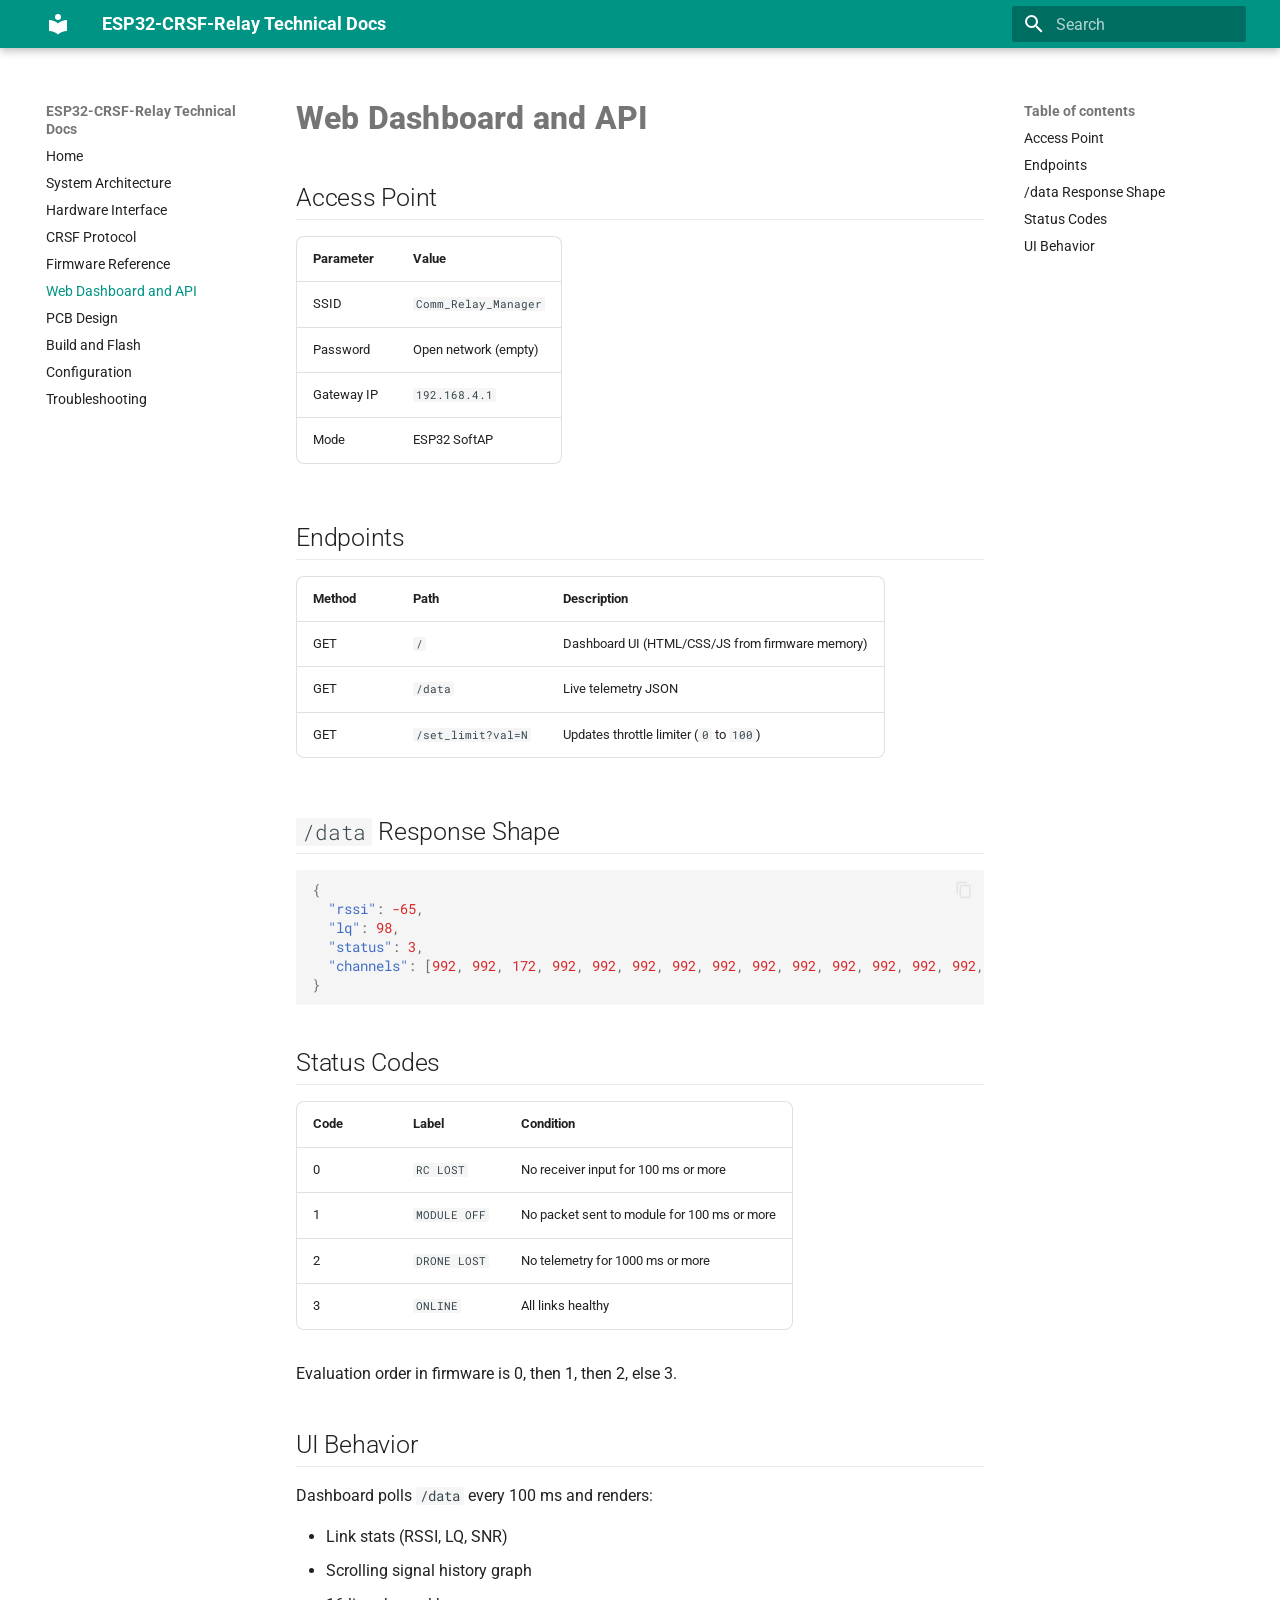
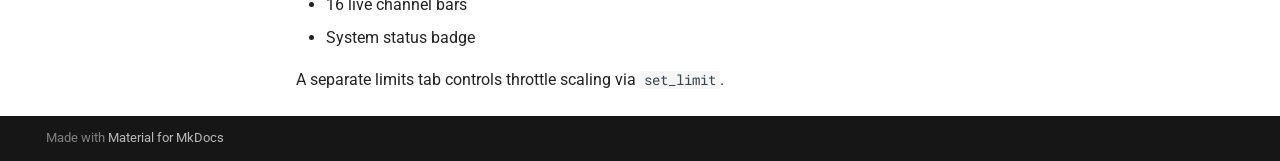
<file: odevzdani_2026/projekt_mikulic/dokumentace/site/web-dashboard-api/index.html>
<!doctype html>
<html lang="en" class="no-js">
  <head>
    
      <meta charset="utf-8">
      <meta name="viewport" content="width=device-width,initial-scale=1">
      
        <meta name="description" content="Technical documentation for the ESP32 CRSF relay node">
      
      
      
      
        <link rel="prev" href="../firmware-reference/">
      
      
        <link rel="next" href="../pcb-design/">
      
      
        
      
      
      <link rel="icon" href="../assets/images/favicon.png">
      <meta name="generator" content="mkdocs-1.6.1, mkdocs-material-9.7.6">
    
    
      
        <title>Web Dashboard and API - ESP32-CRSF-Relay Technical Docs</title>
      
    
    
      <link rel="stylesheet" href="../assets/stylesheets/main.484c7ddc.min.css">
      
        
        <link rel="stylesheet" href="../assets/stylesheets/palette.ab4e12ef.min.css">
      
      


    
    
      
    
    
      
        
        
        <link rel="preconnect" href="https://fonts.gstatic.com" crossorigin>
        <link rel="stylesheet" href="https://fonts.googleapis.com/css?family=Roboto:300,300i,400,400i,700,700i%7CRoboto+Mono:400,400i,700,700i&display=fallback">
        <style>:root{--md-text-font:"Roboto";--md-code-font:"Roboto Mono"}</style>
      
    
    
      <link rel="stylesheet" href="../assets/stylesheets/extra.css">
    
    <script>__md_scope=new URL("..",location),__md_hash=e=>[...e].reduce(((e,_)=>(e<<5)-e+_.charCodeAt(0)),0),__md_get=(e,_=localStorage,t=__md_scope)=>JSON.parse(_.getItem(t.pathname+"."+e)),__md_set=(e,_,t=localStorage,a=__md_scope)=>{try{t.setItem(a.pathname+"."+e,JSON.stringify(_))}catch(e){}}</script>
    
      

    
    
  </head>
  
  
    
    
      
    
    
    
    
    <body dir="ltr" data-md-color-scheme="default" data-md-color-primary="teal" data-md-color-accent="amber">
  
    
    <input class="md-toggle" data-md-toggle="drawer" type="checkbox" id="__drawer" autocomplete="off">
    <input class="md-toggle" data-md-toggle="search" type="checkbox" id="__search" autocomplete="off">
    <label class="md-overlay" for="__drawer"></label>
    <div data-md-component="skip">
      
        
        <a href="#web-dashboard-and-api" class="md-skip">
          Skip to content
        </a>
      
    </div>
    <div data-md-component="announce">
      
    </div>
    
    
      

  

<header class="md-header md-header--shadow" data-md-component="header">
  <nav class="md-header__inner md-grid" aria-label="Header">
    <a href=".." title="ESP32-CRSF-Relay Technical Docs" class="md-header__button md-logo" aria-label="ESP32-CRSF-Relay Technical Docs" data-md-component="logo">
      
  
  <svg xmlns="http://www.w3.org/2000/svg" viewBox="0 0 24 24"><path d="M12 8a3 3 0 0 0 3-3 3 3 0 0 0-3-3 3 3 0 0 0-3 3 3 3 0 0 0 3 3m0 3.54C9.64 9.35 6.5 8 3 8v11c3.5 0 6.64 1.35 9 3.54 2.36-2.19 5.5-3.54 9-3.54V8c-3.5 0-6.64 1.35-9 3.54"/></svg>

    </a>
    <label class="md-header__button md-icon" for="__drawer">
      
      <svg xmlns="http://www.w3.org/2000/svg" viewBox="0 0 24 24"><path d="M3 6h18v2H3zm0 5h18v2H3zm0 5h18v2H3z"/></svg>
    </label>
    <div class="md-header__title" data-md-component="header-title">
      <div class="md-header__ellipsis">
        <div class="md-header__topic">
          <span class="md-ellipsis">
            ESP32-CRSF-Relay Technical Docs
          </span>
        </div>
        <div class="md-header__topic" data-md-component="header-topic">
          <span class="md-ellipsis">
            
              Web Dashboard and API
            
          </span>
        </div>
      </div>
    </div>
    
      
        <form class="md-header__option" data-md-component="palette">
  
    
    
    
    <input class="md-option" data-md-color-media="" data-md-color-scheme="default" data-md-color-primary="teal" data-md-color-accent="amber"  aria-hidden="true"  type="radio" name="__palette" id="__palette_0">
    
  
</form>
      
    
    
      <script>var palette=__md_get("__palette");if(palette&&palette.color){if("(prefers-color-scheme)"===palette.color.media){var media=matchMedia("(prefers-color-scheme: light)"),input=document.querySelector(media.matches?"[data-md-color-media='(prefers-color-scheme: light)']":"[data-md-color-media='(prefers-color-scheme: dark)']");palette.color.media=input.getAttribute("data-md-color-media"),palette.color.scheme=input.getAttribute("data-md-color-scheme"),palette.color.primary=input.getAttribute("data-md-color-primary"),palette.color.accent=input.getAttribute("data-md-color-accent")}for(var[key,value]of Object.entries(palette.color))document.body.setAttribute("data-md-color-"+key,value)}</script>
    
    
    
      
      
        <label class="md-header__button md-icon" for="__search">
          
          <svg xmlns="http://www.w3.org/2000/svg" viewBox="0 0 24 24"><path d="M9.5 3A6.5 6.5 0 0 1 16 9.5c0 1.61-.59 3.09-1.56 4.23l.27.27h.79l5 5-1.5 1.5-5-5v-.79l-.27-.27A6.52 6.52 0 0 1 9.5 16 6.5 6.5 0 0 1 3 9.5 6.5 6.5 0 0 1 9.5 3m0 2C7 5 5 7 5 9.5S7 14 9.5 14 14 12 14 9.5 12 5 9.5 5"/></svg>
        </label>
        <div class="md-search" data-md-component="search" role="dialog">
  <label class="md-search__overlay" for="__search"></label>
  <div class="md-search__inner" role="search">
    <form class="md-search__form" name="search">
      <input type="text" class="md-search__input" name="query" aria-label="Search" placeholder="Search" autocapitalize="off" autocorrect="off" autocomplete="off" spellcheck="false" data-md-component="search-query" required>
      <label class="md-search__icon md-icon" for="__search">
        
        <svg xmlns="http://www.w3.org/2000/svg" viewBox="0 0 24 24"><path d="M9.5 3A6.5 6.5 0 0 1 16 9.5c0 1.61-.59 3.09-1.56 4.23l.27.27h.79l5 5-1.5 1.5-5-5v-.79l-.27-.27A6.52 6.52 0 0 1 9.5 16 6.5 6.5 0 0 1 3 9.5 6.5 6.5 0 0 1 9.5 3m0 2C7 5 5 7 5 9.5S7 14 9.5 14 14 12 14 9.5 12 5 9.5 5"/></svg>
        
        <svg xmlns="http://www.w3.org/2000/svg" viewBox="0 0 24 24"><path d="M20 11v2H8l5.5 5.5-1.42 1.42L4.16 12l7.92-7.92L13.5 5.5 8 11z"/></svg>
      </label>
      <nav class="md-search__options" aria-label="Search">
        
        <button type="reset" class="md-search__icon md-icon" title="Clear" aria-label="Clear" tabindex="-1">
          
          <svg xmlns="http://www.w3.org/2000/svg" viewBox="0 0 24 24"><path d="M19 6.41 17.59 5 12 10.59 6.41 5 5 6.41 10.59 12 5 17.59 6.41 19 12 13.41 17.59 19 19 17.59 13.41 12z"/></svg>
        </button>
      </nav>
      
    </form>
    <div class="md-search__output">
      <div class="md-search__scrollwrap" tabindex="0" data-md-scrollfix>
        <div class="md-search-result" data-md-component="search-result">
          <div class="md-search-result__meta">
            Initializing search
          </div>
          <ol class="md-search-result__list" role="presentation"></ol>
        </div>
      </div>
    </div>
  </div>
</div>
      
    
    
  </nav>
  
</header>
    
    <div class="md-container" data-md-component="container">
      
      
        
          
        
      
      <main class="md-main" data-md-component="main">
        <div class="md-main__inner md-grid">
          
            
              
              <div class="md-sidebar md-sidebar--primary" data-md-component="sidebar" data-md-type="navigation" >
                <div class="md-sidebar__scrollwrap">
                  <div class="md-sidebar__inner">
                    



<nav class="md-nav md-nav--primary" aria-label="Navigation" data-md-level="0">
  <label class="md-nav__title" for="__drawer">
    <a href=".." title="ESP32-CRSF-Relay Technical Docs" class="md-nav__button md-logo" aria-label="ESP32-CRSF-Relay Technical Docs" data-md-component="logo">
      
  
  <svg xmlns="http://www.w3.org/2000/svg" viewBox="0 0 24 24"><path d="M12 8a3 3 0 0 0 3-3 3 3 0 0 0-3-3 3 3 0 0 0-3 3 3 3 0 0 0 3 3m0 3.54C9.64 9.35 6.5 8 3 8v11c3.5 0 6.64 1.35 9 3.54 2.36-2.19 5.5-3.54 9-3.54V8c-3.5 0-6.64 1.35-9 3.54"/></svg>

    </a>
    ESP32-CRSF-Relay Technical Docs
  </label>
  
  <ul class="md-nav__list" data-md-scrollfix>
    
      
      
  
  
  
  
    <li class="md-nav__item">
      <a href=".." class="md-nav__link">
        
  
  
  <span class="md-ellipsis">
    
  
    Home
  

    
  </span>
  
  

      </a>
    </li>
  

    
      
      
  
  
  
  
    <li class="md-nav__item">
      <a href="../architecture/" class="md-nav__link">
        
  
  
  <span class="md-ellipsis">
    
  
    System Architecture
  

    
  </span>
  
  

      </a>
    </li>
  

    
      
      
  
  
  
  
    <li class="md-nav__item">
      <a href="../hardware/" class="md-nav__link">
        
  
  
  <span class="md-ellipsis">
    
  
    Hardware Interface
  

    
  </span>
  
  

      </a>
    </li>
  

    
      
      
  
  
  
  
    <li class="md-nav__item">
      <a href="../crsf-protocol/" class="md-nav__link">
        
  
  
  <span class="md-ellipsis">
    
  
    CRSF Protocol
  

    
  </span>
  
  

      </a>
    </li>
  

    
      
      
  
  
  
  
    <li class="md-nav__item">
      <a href="../firmware-reference/" class="md-nav__link">
        
  
  
  <span class="md-ellipsis">
    
  
    Firmware Reference
  

    
  </span>
  
  

      </a>
    </li>
  

    
      
      
  
  
    
  
  
  
    <li class="md-nav__item md-nav__item--active">
      
      <input class="md-nav__toggle md-toggle" type="checkbox" id="__toc">
      
      
        
      
      
        <label class="md-nav__link md-nav__link--active" for="__toc">
          
  
  
  <span class="md-ellipsis">
    
  
    Web Dashboard and API
  

    
  </span>
  
  

          <span class="md-nav__icon md-icon"></span>
        </label>
      
      <a href="./" class="md-nav__link md-nav__link--active">
        
  
  
  <span class="md-ellipsis">
    
  
    Web Dashboard and API
  

    
  </span>
  
  

      </a>
      
        

<nav class="md-nav md-nav--secondary" aria-label="Table of contents">
  
  
  
    
  
  
    <label class="md-nav__title" for="__toc">
      <span class="md-nav__icon md-icon"></span>
      Table of contents
    </label>
    <ul class="md-nav__list" data-md-component="toc" data-md-scrollfix>
      
        <li class="md-nav__item">
  <a href="#access-point" class="md-nav__link">
    <span class="md-ellipsis">
      
        Access Point
      
    </span>
  </a>
  
</li>
      
        <li class="md-nav__item">
  <a href="#endpoints" class="md-nav__link">
    <span class="md-ellipsis">
      
        Endpoints
      
    </span>
  </a>
  
</li>
      
        <li class="md-nav__item">
  <a href="#data-response-shape" class="md-nav__link">
    <span class="md-ellipsis">
      
        /data Response Shape
      
    </span>
  </a>
  
</li>
      
        <li class="md-nav__item">
  <a href="#status-codes" class="md-nav__link">
    <span class="md-ellipsis">
      
        Status Codes
      
    </span>
  </a>
  
</li>
      
        <li class="md-nav__item">
  <a href="#ui-behavior" class="md-nav__link">
    <span class="md-ellipsis">
      
        UI Behavior
      
    </span>
  </a>
  
</li>
      
    </ul>
  
</nav>
      
    </li>
  

    
      
      
  
  
  
  
    <li class="md-nav__item">
      <a href="../pcb-design/" class="md-nav__link">
        
  
  
  <span class="md-ellipsis">
    
  
    PCB Design
  

    
  </span>
  
  

      </a>
    </li>
  

    
      
      
  
  
  
  
    <li class="md-nav__item">
      <a href="../build-flash/" class="md-nav__link">
        
  
  
  <span class="md-ellipsis">
    
  
    Build and Flash
  

    
  </span>
  
  

      </a>
    </li>
  

    
      
      
  
  
  
  
    <li class="md-nav__item">
      <a href="../configuration/" class="md-nav__link">
        
  
  
  <span class="md-ellipsis">
    
  
    Configuration
  

    
  </span>
  
  

      </a>
    </li>
  

    
      
      
  
  
  
  
    <li class="md-nav__item">
      <a href="../troubleshooting/" class="md-nav__link">
        
  
  
  <span class="md-ellipsis">
    
  
    Troubleshooting
  

    
  </span>
  
  

      </a>
    </li>
  

    
  </ul>
</nav>
                  </div>
                </div>
              </div>
            
            
              
              <div class="md-sidebar md-sidebar--secondary" data-md-component="sidebar" data-md-type="toc" >
                <div class="md-sidebar__scrollwrap">
                  <div class="md-sidebar__inner">
                    

<nav class="md-nav md-nav--secondary" aria-label="Table of contents">
  
  
  
    
  
  
    <label class="md-nav__title" for="__toc">
      <span class="md-nav__icon md-icon"></span>
      Table of contents
    </label>
    <ul class="md-nav__list" data-md-component="toc" data-md-scrollfix>
      
        <li class="md-nav__item">
  <a href="#access-point" class="md-nav__link">
    <span class="md-ellipsis">
      
        Access Point
      
    </span>
  </a>
  
</li>
      
        <li class="md-nav__item">
  <a href="#endpoints" class="md-nav__link">
    <span class="md-ellipsis">
      
        Endpoints
      
    </span>
  </a>
  
</li>
      
        <li class="md-nav__item">
  <a href="#data-response-shape" class="md-nav__link">
    <span class="md-ellipsis">
      
        /data Response Shape
      
    </span>
  </a>
  
</li>
      
        <li class="md-nav__item">
  <a href="#status-codes" class="md-nav__link">
    <span class="md-ellipsis">
      
        Status Codes
      
    </span>
  </a>
  
</li>
      
        <li class="md-nav__item">
  <a href="#ui-behavior" class="md-nav__link">
    <span class="md-ellipsis">
      
        UI Behavior
      
    </span>
  </a>
  
</li>
      
    </ul>
  
</nav>
                  </div>
                </div>
              </div>
            
          
          
            <div class="md-content" data-md-component="content">
              
              <article class="md-content__inner md-typeset">
                
                  



<h1 id="web-dashboard-and-api">Web Dashboard and API<a class="headerlink" href="#web-dashboard-and-api" title="Permanent link">&para;</a></h1>
<h2 id="access-point">Access Point<a class="headerlink" href="#access-point" title="Permanent link">&para;</a></h2>
<table>
<thead>
<tr>
<th>Parameter</th>
<th>Value</th>
</tr>
</thead>
<tbody>
<tr>
<td>SSID</td>
<td><code>Comm_Relay_Manager</code></td>
</tr>
<tr>
<td>Password</td>
<td>Open network (empty)</td>
</tr>
<tr>
<td>Gateway IP</td>
<td><code>192.168.4.1</code></td>
</tr>
<tr>
<td>Mode</td>
<td>ESP32 SoftAP</td>
</tr>
</tbody>
</table>
<h2 id="endpoints">Endpoints<a class="headerlink" href="#endpoints" title="Permanent link">&para;</a></h2>
<table>
<thead>
<tr>
<th>Method</th>
<th>Path</th>
<th>Description</th>
</tr>
</thead>
<tbody>
<tr>
<td>GET</td>
<td><code>/</code></td>
<td>Dashboard UI (HTML/CSS/JS from firmware memory)</td>
</tr>
<tr>
<td>GET</td>
<td><code>/data</code></td>
<td>Live telemetry JSON</td>
</tr>
<tr>
<td>GET</td>
<td><code>/set_limit?val=N</code></td>
<td>Updates throttle limiter (<code>0</code> to <code>100</code>)</td>
</tr>
</tbody>
</table>
<h2 id="data-response-shape"><code>/data</code> Response Shape<a class="headerlink" href="#data-response-shape" title="Permanent link">&para;</a></h2>
<div class="highlight"><pre><span></span><code><a id="__codelineno-0-1" name="__codelineno-0-1" href="#__codelineno-0-1"></a><span class="p">{</span>
<a id="__codelineno-0-2" name="__codelineno-0-2" href="#__codelineno-0-2"></a><span class="w">  </span><span class="nt">&quot;rssi&quot;</span><span class="p">:</span><span class="w"> </span><span class="mi">-65</span><span class="p">,</span>
<a id="__codelineno-0-3" name="__codelineno-0-3" href="#__codelineno-0-3"></a><span class="w">  </span><span class="nt">&quot;lq&quot;</span><span class="p">:</span><span class="w"> </span><span class="mi">98</span><span class="p">,</span>
<a id="__codelineno-0-4" name="__codelineno-0-4" href="#__codelineno-0-4"></a><span class="w">  </span><span class="nt">&quot;status&quot;</span><span class="p">:</span><span class="w"> </span><span class="mi">3</span><span class="p">,</span>
<a id="__codelineno-0-5" name="__codelineno-0-5" href="#__codelineno-0-5"></a><span class="w">  </span><span class="nt">&quot;channels&quot;</span><span class="p">:</span><span class="w"> </span><span class="p">[</span><span class="mi">992</span><span class="p">,</span><span class="w"> </span><span class="mi">992</span><span class="p">,</span><span class="w"> </span><span class="mi">172</span><span class="p">,</span><span class="w"> </span><span class="mi">992</span><span class="p">,</span><span class="w"> </span><span class="mi">992</span><span class="p">,</span><span class="w"> </span><span class="mi">992</span><span class="p">,</span><span class="w"> </span><span class="mi">992</span><span class="p">,</span><span class="w"> </span><span class="mi">992</span><span class="p">,</span><span class="w"> </span><span class="mi">992</span><span class="p">,</span><span class="w"> </span><span class="mi">992</span><span class="p">,</span><span class="w"> </span><span class="mi">992</span><span class="p">,</span><span class="w"> </span><span class="mi">992</span><span class="p">,</span><span class="w"> </span><span class="mi">992</span><span class="p">,</span><span class="w"> </span><span class="mi">992</span><span class="p">,</span><span class="w"> </span><span class="mi">992</span><span class="p">,</span><span class="w"> </span><span class="mi">992</span><span class="p">]</span>
<a id="__codelineno-0-6" name="__codelineno-0-6" href="#__codelineno-0-6"></a><span class="p">}</span>
</code></pre></div>
<h2 id="status-codes">Status Codes<a class="headerlink" href="#status-codes" title="Permanent link">&para;</a></h2>
<table>
<thead>
<tr>
<th>Code</th>
<th>Label</th>
<th>Condition</th>
</tr>
</thead>
<tbody>
<tr>
<td>0</td>
<td><code>RC LOST</code></td>
<td>No receiver input for 100 ms or more</td>
</tr>
<tr>
<td>1</td>
<td><code>MODULE OFF</code></td>
<td>No packet sent to module for 100 ms or more</td>
</tr>
<tr>
<td>2</td>
<td><code>DRONE LOST</code></td>
<td>No telemetry for 1000 ms or more</td>
</tr>
<tr>
<td>3</td>
<td><code>ONLINE</code></td>
<td>All links healthy</td>
</tr>
</tbody>
</table>
<p>Evaluation order in firmware is 0, then 1, then 2, else 3.</p>
<h2 id="ui-behavior">UI Behavior<a class="headerlink" href="#ui-behavior" title="Permanent link">&para;</a></h2>
<p>Dashboard polls <code>/data</code> every 100 ms and renders:</p>
<ul>
<li>Link stats (RSSI, LQ, SNR)</li>
<li>Scrolling signal history graph</li>
<li>16 live channel bars</li>
<li>System status badge</li>
</ul>
<p>A separate limits tab controls throttle scaling via <code>set_limit</code>.</p>












                
              </article>
            </div>
          
          
<script>var target=document.getElementById(location.hash.slice(1));target&&target.name&&(target.checked=target.name.startsWith("__tabbed_"))</script>
        </div>
        
          <button type="button" class="md-top md-icon" data-md-component="top" hidden>
  
  <svg xmlns="http://www.w3.org/2000/svg" viewBox="0 0 24 24"><path d="M13 20h-2V8l-5.5 5.5-1.42-1.42L12 4.16l7.92 7.92-1.42 1.42L13 8z"/></svg>
  Back to top
</button>
        
      </main>
      
        <footer class="md-footer">
  
  <div class="md-footer-meta md-typeset">
    <div class="md-footer-meta__inner md-grid">
      <div class="md-copyright">
  
  
    Made with
    <a href="https://squidfunk.github.io/mkdocs-material/" target="_blank" rel="noopener">
      Material for MkDocs
    </a>
  
</div>
      
    </div>
  </div>
</footer>
      
    </div>
    <div class="md-dialog" data-md-component="dialog">
      <div class="md-dialog__inner md-typeset"></div>
    </div>
    
    
    
      
      
      <script id="__config" type="application/json">{"annotate": null, "base": "..", "features": ["navigation.instant", "navigation.tracking", "navigation.top", "toc.follow", "search.highlight", "content.code.copy"], "search": "../assets/javascripts/workers/search.2c215733.min.js", "tags": null, "translations": {"clipboard.copied": "Copied to clipboard", "clipboard.copy": "Copy to clipboard", "search.result.more.one": "1 more on this page", "search.result.more.other": "# more on this page", "search.result.none": "No matching documents", "search.result.one": "1 matching document", "search.result.other": "# matching documents", "search.result.placeholder": "Type to start searching", "search.result.term.missing": "Missing", "select.version": "Select version"}, "version": null}</script>
    
    
      <script src="../assets/javascripts/bundle.79ae519e.min.js"></script>
      
    
  </body>
</html>
</file>
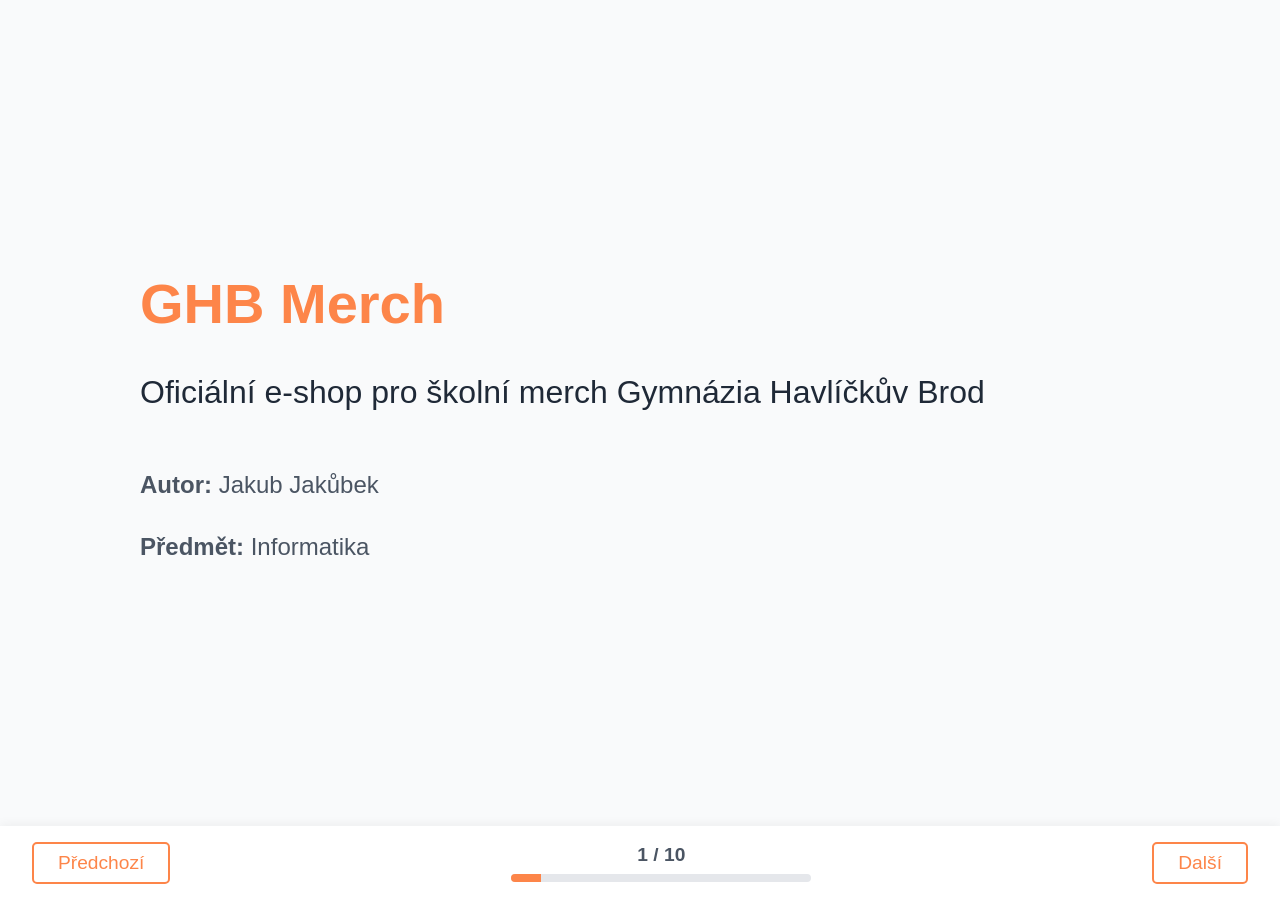
<file: odevzdani_2026/projekt_jakubek/prezentace/index (2).html>
<!DOCTYPE html>
<html lang="cs">
<head>
    <meta charset="UTF-8">
    <meta name="viewport" content="width=device-width, initial-scale=1.0">
    <title>Obhajoba maturitního projektu - GHB Merch</title>
    <style>
        :root {
            --primary: #fd8549;
            --bg-color: #f9fafb;
            --text-main: #1f2937;
            --text-muted: #4b5563;
        }
        * { box-sizing: border-box; }
        body {
            margin: 0; padding: 0;
            font-family: -apple-system, BlinkMacSystemFont, "Segoe UI", Roboto, Helvetica, Arial, sans-serif;
            background-color: var(--bg-color);
            color: var(--text-main);
            overflow: hidden;
            display: flex;
            flex-direction: column;
            height: 100vh;
        }
        .slide-container {
            flex-grow: 1;
            position: relative;
            display: flex;
            align-items: center;
            justify-content: center;
            padding: 2rem 10%;
        }
        .slide {
            display: none;
            width: 100%;
            max-width: 1000px;
            animation: fadeIn 0.4s ease-out;
        }
        .slide.active { display: block; }
        
        @keyframes fadeIn {
            from { opacity: 0; transform: translateY(10px); }
            to { opacity: 1; transform: translateY(0); }
        }

        h1 {
            font-size: 3.5rem;
            color: var(--primary);
            margin-bottom: 0.5rem;
            line-height: 1.1;
        }
        h2 {
            font-size: 2.5rem;
            border-bottom: 3px solid var(--primary);
            padding-bottom: 0.5rem;
            margin-bottom: 2rem;
            display: inline-block;
        }
        p, li { font-size: 1.5rem; line-height: 1.6; color: var(--text-muted); }
        ul { margin-top: 1rem; padding-left: 2rem; }
        li { margin-bottom: 1rem; }
        .highlight { color: var(--primary); font-weight: bold; }

        .diagram {
            background: white; padding: 2rem; border-radius: 10px;
            box-shadow: 0 4px 6px rgba(0,0,0,0.05);
            font-family: monospace; font-size: 1.2rem;
            white-space: pre; overflow-x: auto;
            color: var(--text-main);
            border-left: 4px solid var(--primary);
        }

        .controls {
            display: flex; justify-content: space-between; align-items: center;
            padding: 1rem 2rem; background: white;
            box-shadow: 0 -2px 10px rgba(0,0,0,0.05);
            z-index: 10;
        }
        .btn {
            background-color: white; border: 2px solid var(--primary);
            color: var(--primary); font-size: 1.2rem; padding: 0.5rem 1.5rem;
            border-radius: 5px; cursor: pointer; transition: all 0.2s;
        }
        .btn:hover { background-color: var(--primary); color: white; }
        .progress {
            background: #e5e7eb; height: 8px; border-radius: 4px;
            width: 300px; overflow: hidden;
        }
        .progress-bar {
            background: var(--primary); height: 100%;
            width: 0%; transition: width 0.3s;
        }
        .slide-counter { font-size: 1.2rem; font-weight: bold; color: var(--text-muted); }
    </style>
</head>
<body>

    <div class="slide-container">
        <!-- Slide 1 -->
        <div class="slide active">
            <h1>GHB Merch</h1>
            <p style="font-size: 2rem; color: var(--text-main);">Oficiální e-shop pro školní merch Gymnázia Havlíčkův Brod</p>
            <p style="margin-top: 3rem;"><strong>Autor:</strong> Jakub Jakůbek</p>
            <p><strong>Předmět:</strong> Informatika</p>
        </div>

        <!-- Slide 2 -->
        <div class="slide">
            <h2>Cíl a motivace projektu</h2>
            <ul>
                <li>Nahradit neefektivní ruční procesy při objednávání školního oblečení.</li>
                <li>Vytvořit webovou aplikaci pro studenty i zaměstnance s integrovaným katalogem.</li>
                <li>Umožnit sběr zakázek do <span class="highlight">hromadných objednávek (tzv. batches)</span> kvůli naplnění minimálního počtu kusů.</li>
                <li>Digitalizovat výdej hotového merche s vysokou mírou zabezpečení.</li>
            </ul>
        </div>

        <!-- Slide 3 -->
        <div class="slide">
            <h2>Klíčové funkce aplikace</h2>
            <ul>
                <li><strong>Katalog a košík:</strong> Procházení barev, velikostí a správa košíku v localStorage.</li>
                <li><strong>Lifecycle objednávky:</strong> Od "pending_batch" až po status "completed".</li>
                <li><strong>Automatické e-maily:</strong> Upozornění na změny stavů přes Gmail SMTP šablony (Nodemailer).</li>
                <li><strong>Admin panel:</strong> Kompletní CMS pro správu položek a řešení žádostí o změnu (storno/úpravy).</li>
            </ul>
        </div>

        <!-- Slide 4 -->
        <div class="slide">
            <h2>Autentizace a přístupy</h2>
            <p>Zabezpečení zajišťuje moderní knihovna <strong>better-auth</strong>.</p>
            <ul>
                <li><strong>Microsoft SSO:</strong> Bezpečné přihlášení výhradně přes školní účty v tenantu @ghb.cz.</li>
                <li>Zákaz manuální registrace pomocí emailu a hesla pro školní doménu (prevence duplicit).</li>
                <li><strong>Systém 3 rolí:</strong> User, Admin, Superadmin.</li>
                <li>Server hooks (middleware) plně chrání neveřejné routy a ověřují oprávnění na backendu.</li>
            </ul>
        </div>

        <!-- Slide 5 -->
        <div class="slide">
            <h2>Architektura a Tech Stack</h2>
            <ul>
                <li><strong>Frontend & Backend:</strong> SvelteKit 2.x, TypeScript 5.x, Node.js 24.</li>
                <li><strong>Databáze:</strong> PostgreSQL 16 mapovaná přes Drizzle ORM.</li>
                <li><strong>Reverse Proxy:</strong> Caddy 2 (automatické HTTPS a servírování statických dat).</li>
            </ul>
            <div class="diagram">
Prohlížeč ---> Caddy ---> SvelteKit <---> PostgreSQL
 (klient)     (proxy)     (Node.js)          (DB)
                 |
            [Uploads AVIF]</div>
        </div>

        <!-- Slide 6 -->
        <div class="slide">
            <h2>Optimalizace multimédií</h2>
            <p>Vlastní pipeline pro zpracování obrázků přímo na serveru:</p>
            <ul>
                <li>Každý nahrávaný soubor projde výpočtem <span class="highlight">SHA-256 hashe</span> pro deduplikaci a úsporu místa (early exit).</li>
                <li>Následuje proces knihovnou <strong>Sharp</strong>: Resize a tvrdá konverze do úsporného formátu <span class="highlight">AVIF</span>.</li>
                <li>Pro maximální výkon servíruje obrázky přímo Caddy (proxy) s agresivním cachováním, čímž ulevuje Node.js serveru.</li>
            </ul>
        </div>

        <!-- Slide 7 -->
        <div class="slide">
            <h2>Kryptografie a QR výdej</h2>
            <p>Při vydávání velkého množství merche hrozí podvody s objednávkami. Řešení:</p>
            <ul>
                <li>Pro každou objednávku vygeneruje server dynamický QR kód.</li>
                <li>V něm je zakódován elektronický podpis vypočítaný metodou <span class="highlight">HMAC SHA-256</span> pomocí serverového secret klíče.</li>
                <li>Administrátor z webu spustí čtečku, naskenuje žákův mobil a systém podvržené kódy automaticky ihned zamítne.</li>
            </ul>
        </div>

        <!-- Slide 8 -->
        <div class="slide">
            <h2>Modelování dat a Databáze</h2>
            <ul>
                <li>Centrem návrhu je robustní relační schéma v PostgreSQL.</li>
                <li>Uchovávání <span class="highlight">historických snapshotů</span> (jméno, e-mail, barva, cena položky) v tabulce `order_items` místo cizích klíčů – změna nebo smazání produktu v budoucnu nenaruší účetnictví starých objednávek.</li>
                <li>Použití nativních databázových ENUM typů pro stavové automaty a strukturovaných JSONB formátů pro velikosti.</li>
            </ul>
        </div>

        <!-- Slide 9 -->
        <div class="slide">
            <h2>Docker a Produkční Nasazení</h2>
            <ul>
                <li>Projekt je plně kontejnerizován pro snadné zprovoznění bez instalace závislostí na serveru.</li>
                <li>Základem je soubor <code>docker-compose.prod.yml</code> pro síťování oddělených služeb.</li>
                <li>Sdílené Docker Volumes se starají o perzistenci databáze a nahraných obrázků.</li>
                <li>Aplikace implementuje vlastní barevný HTTP Logger, což zjednodušuje debugging a monitoring provozu.</li>
            </ul>
        </div>

        <!-- Slide 10 -->
        <div class="slide">
            <h1 style="margin-top: 10%;">Děkuji za pozornost!</h1>
            <p style="font-size: 2rem;">Aplikace spolehlivě běží v produkci.</p>
            <p>Nyní je prostor pro vaše dotazy.</p>
        </div>
    </div>

    <!-- Controls -->
    <div class="controls">
        <button class="btn" onclick="prevSlide()">Předchozí</button>
        <div style="display: flex; flex-direction: column; align-items: center; gap: 0.5rem;">
            <span class="slide-counter" id="counter">1 / 10</span>
            <div class="progress">
                <div class="progress-bar" id="progressBar"></div>
            </div>
        </div>
        <button class="btn" onclick="nextSlide()">Další</button>
    </div>

    <script>
        let currentSlide = 0;
        const slides = document.querySelectorAll('.slide');
        const totalSlides = slides.length;
        const progressBar = document.getElementById('progressBar');
        const counter = document.getElementById('counter');

        function updateUI() {
            slides.forEach((slide, index) => {
                slide.classList.toggle('active', index === currentSlide);
            });
            counter.innerText = `${currentSlide + 1} / ${totalSlides}`;
            progressBar.style.width = `${((currentSlide + 1) / totalSlides) * 100}%`;
        }

        function nextSlide() {
            if (currentSlide < totalSlides - 1) {
                currentSlide++;
                updateUI();
            }
        }

        function prevSlide() {
            if (currentSlide > 0) {
                currentSlide--;
                updateUI();
            }
        }

        document.addEventListener('keydown', (e) => {
            if (e.key === 'ArrowRight' || e.key === ' ') nextSlide();
            if (e.key === 'ArrowLeft') prevSlide();
        });

        // Initialize UI
        updateUI();

        // Focus window to capture keyboard events immediately in canvas
        window.focus();
    </script>
</body>
</html>
</file>
<file: odevzdani_2026/projekt_mikulic/dokumentace/site/assets/stylesheets/extra.css>
:root {
  --md-primary-fg-color: #006d77;
  --md-accent-fg-color: #e29500;
}

.md-typeset h1 {
  font-weight: 800;
  letter-spacing: 0.2px;
}

.md-typeset h2 {
  border-bottom: 1px solid rgba(0, 0, 0, 0.08);
  padding-bottom: 0.2rem;
}

.md-typeset table:not([class]) {
  border-radius: 8px;
  overflow: hidden;
}

.md-typeset .admonition,
.md-typeset details {
  border-radius: 8px;
}
</file>
<file: odevzdani_2026/projekt_mikulic/dokumentace/site/assets/stylesheets/main.484c7ddc.min.css>
@charset "UTF-8";html{-webkit-text-size-adjust:none;-moz-text-size-adjust:none;text-size-adjust:none;box-sizing:border-box}*,:after,:before{box-sizing:inherit}@media (prefers-reduced-motion){*,:after,:before{transition:none!important}}body{margin:0}a,button,input,label{-webkit-tap-highlight-color:transparent}a{color:inherit;text-decoration:none}hr{border:0;box-sizing:initial;display:block;height:.05rem;overflow:visible;padding:0}small{font-size:80%}sub,sup{line-height:1em}img{border-style:none}table{border-collapse:initial;border-spacing:0}td,th{font-weight:400;vertical-align:top}button{background:#0000;border:0;font-family:inherit;font-size:inherit;margin:0;padding:0}input{border:0;outline:none}:root{--md-primary-fg-color:#4051b5;--md-primary-fg-color--light:#5d6cc0;--md-primary-fg-color--dark:#303fa1;--md-primary-bg-color:#fff;--md-primary-bg-color--light:#ffffffb3;--md-accent-fg-color:#526cfe;--md-accent-fg-color--transparent:#526cfe1a;--md-accent-bg-color:#fff;--md-accent-bg-color--light:#ffffffb3}[data-md-color-scheme=default]{color-scheme:light}[data-md-color-scheme=default] img[src$="#gh-dark-mode-only"],[data-md-color-scheme=default] img[src$="#only-dark"]{display:none}:root,[data-md-color-scheme=default]{--md-hue:225deg;--md-default-fg-color:#000000de;--md-default-fg-color--light:#0000008a;--md-default-fg-color--lighter:#00000052;--md-default-fg-color--lightest:#00000012;--md-default-bg-color:#fff;--md-default-bg-color--light:#ffffffb3;--md-default-bg-color--lighter:#ffffff4d;--md-default-bg-color--lightest:#ffffff1f;--md-code-fg-color:#36464e;--md-code-bg-color:#f5f5f5;--md-code-bg-color--light:#f5f5f5b3;--md-code-bg-color--lighter:#f5f5f54d;--md-code-hl-color:#4287ff;--md-code-hl-color--light:#4287ff1a;--md-code-hl-number-color:#d52a2a;--md-code-hl-special-color:#db1457;--md-code-hl-function-color:#a846b9;--md-code-hl-constant-color:#6e59d9;--md-code-hl-keyword-color:#3f6ec6;--md-code-hl-string-color:#1c7d4d;--md-code-hl-name-color:var(--md-code-fg-color);--md-code-hl-operator-color:var(--md-default-fg-color--light);--md-code-hl-punctuation-color:var(--md-default-fg-color--light);--md-code-hl-comment-color:var(--md-default-fg-color--light);--md-code-hl-generic-color:var(--md-default-fg-color--light);--md-code-hl-variable-color:var(--md-default-fg-color--light);--md-typeset-color:var(--md-default-fg-color);--md-typeset-a-color:var(--md-primary-fg-color);--md-typeset-del-color:#f5503d26;--md-typeset-ins-color:#0bd57026;--md-typeset-kbd-color:#fafafa;--md-typeset-kbd-accent-color:#fff;--md-typeset-kbd-border-color:#b8b8b8;--md-typeset-mark-color:#ffff0080;--md-typeset-table-color:#0000001f;--md-typeset-table-color--light:rgba(0,0,0,.035);--md-admonition-fg-color:var(--md-default-fg-color);--md-admonition-bg-color:var(--md-default-bg-color);--md-warning-fg-color:#000000de;--md-warning-bg-color:#ff9;--md-footer-fg-color:#fff;--md-footer-fg-color--light:#ffffffb3;--md-footer-fg-color--lighter:#ffffff73;--md-footer-bg-color:#000000de;--md-footer-bg-color--dark:#00000052;--md-shadow-z1:0 0.2rem 0.5rem #0000000d,0 0 0.05rem #0000001a;--md-shadow-z2:0 0.2rem 0.5rem #0000001a,0 0 0.05rem #00000040;--md-shadow-z3:0 0.2rem 0.5rem #0003,0 0 0.05rem #00000059}.md-icon svg{fill:currentcolor;display:block;height:1.2rem;width:1.2rem}body{-webkit-font-smoothing:antialiased;-moz-osx-font-smoothing:grayscale;--md-text-font-family:var(--md-text-font,_),-apple-system,BlinkMacSystemFont,Helvetica,Arial,sans-serif;--md-code-font-family:var(--md-code-font,_),SFMono-Regular,Consolas,Menlo,monospace}aside,body,input{font-feature-settings:"kern","liga";color:var(--md-typeset-color);font-family:var(--md-text-font-family)}code,kbd,pre{font-feature-settings:"kern";font-family:var(--md-code-font-family)}:root{--md-typeset-table-sort-icon:url('data:image/svg+xml;charset=utf-8,<svg xmlns="http://www.w3.org/2000/svg" viewBox="0 0 24 24"><path d="m18 21-4-4h3V7h-3l4-4 4 4h-3v10h3M2 19v-2h10v2M2 13v-2h7v2M2 7V5h4v2z"/></svg>');--md-typeset-table-sort-icon--asc:url('data:image/svg+xml;charset=utf-8,<svg xmlns="http://www.w3.org/2000/svg" viewBox="0 0 24 24"><path d="M19 17h3l-4 4-4-4h3V3h2M2 17h10v2H2M6 5v2H2V5m0 6h7v2H2z"/></svg>');--md-typeset-table-sort-icon--desc:url('data:image/svg+xml;charset=utf-8,<svg xmlns="http://www.w3.org/2000/svg" viewBox="0 0 24 24"><path d="M19 7h3l-4-4-4 4h3v14h2M2 17h10v2H2M6 5v2H2V5m0 6h7v2H2z"/></svg>')}.md-typeset{-webkit-print-color-adjust:exact;color-adjust:exact;font-size:.8rem;line-height:1.6;overflow-wrap:break-word}@media print{.md-typeset{font-size:.68rem}}.md-typeset blockquote,.md-typeset dl,.md-typeset figure,.md-typeset ol,.md-typeset pre,.md-typeset ul{margin-bottom:1em;margin-top:1em}.md-typeset h1{color:var(--md-default-fg-color--light);font-size:2em;line-height:1.3;margin:0 0 1.25em}.md-typeset h1,.md-typeset h2{font-weight:300;letter-spacing:-.01em}.md-typeset h2{font-size:1.5625em;line-height:1.4;margin:1.6em 0 .64em}.md-typeset h3{font-size:1.25em;font-weight:400;letter-spacing:-.01em;line-height:1.5;margin:1.6em 0 .8em}.md-typeset h2+h3{margin-top:.8em}.md-typeset h4{font-weight:700;letter-spacing:-.01em;margin:1em 0}.md-typeset h5,.md-typeset h6{color:var(--md-default-fg-color--light);font-size:.8em;font-weight:700;letter-spacing:-.01em;margin:1.25em 0}.md-typeset h5{text-transform:uppercase}.md-typeset h5 code{text-transform:none}.md-typeset hr{border-bottom:.05rem solid var(--md-default-fg-color--lightest);display:flow-root;margin:1.5em 0}.md-typeset a{color:var(--md-typeset-a-color);word-break:break-word}.md-typeset a,.md-typeset a:before{transition:color 125ms}.md-typeset a:focus,.md-typeset a:hover{color:var(--md-accent-fg-color)}.md-typeset a:focus code,.md-typeset a:hover code{background-color:var(--md-accent-fg-color--transparent);color:var(--md-accent-fg-color)}.md-typeset a code{color:var(--md-typeset-a-color)}.md-typeset a.focus-visible{outline-color:var(--md-accent-fg-color);outline-offset:.2rem}.md-typeset code,.md-typeset kbd,.md-typeset pre{color:var(--md-code-fg-color);direction:ltr;font-variant-ligatures:none;transition:background-color 125ms}@media print{.md-typeset code,.md-typeset kbd,.md-typeset pre{white-space:pre-wrap}}.md-typeset code{background-color:var(--md-code-bg-color);border-radius:.1rem;-webkit-box-decoration-break:clone;box-decoration-break:clone;font-size:.85em;padding:0 .2941176471em;transition:color 125ms,background-color 125ms;word-break:break-word}.md-typeset code:not(.focus-visible){-webkit-tap-highlight-color:transparent;outline:none}.md-typeset pre{display:flow-root;line-height:1.4;position:relative}.md-typeset pre>code{-webkit-box-decoration-break:slice;box-decoration-break:slice;box-shadow:none;display:block;margin:0;outline-color:var(--md-accent-fg-color);overflow:auto;padding:.7720588235em 1.1764705882em;scrollbar-color:var(--md-default-fg-color--lighter) #0000;scrollbar-width:thin;touch-action:auto;word-break:normal}.md-typeset pre>code:hover{scrollbar-color:var(--md-accent-fg-color) #0000}.md-typeset pre>code::-webkit-scrollbar{height:.2rem;width:.2rem}.md-typeset pre>code::-webkit-scrollbar-thumb{background-color:var(--md-default-fg-color--lighter)}.md-typeset pre>code::-webkit-scrollbar-thumb:hover{background-color:var(--md-accent-fg-color)}.md-typeset kbd{background-color:var(--md-typeset-kbd-color);border-radius:.1rem;box-shadow:0 .1rem 0 .05rem var(--md-typeset-kbd-border-color),0 .1rem 0 var(--md-typeset-kbd-border-color),0 -.1rem .2rem var(--md-typeset-kbd-accent-color) inset;color:var(--md-default-fg-color);display:inline-block;font-size:.75em;padding:0 .6666666667em;vertical-align:text-top;word-break:break-word}.md-typeset mark{background-color:var(--md-typeset-mark-color);-webkit-box-decoration-break:clone;box-decoration-break:clone;color:inherit;word-break:break-word}.md-typeset abbr{cursor:help;text-decoration:none}.md-typeset [data-preview],.md-typeset abbr{border-bottom:.05rem dotted var(--md-default-fg-color--light)}.md-typeset small{opacity:.75}[dir=ltr] .md-typeset sub,[dir=ltr] .md-typeset sup{margin-left:.078125em}[dir=rtl] .md-typeset sub,[dir=rtl] .md-typeset sup{margin-right:.078125em}[dir=ltr] .md-typeset blockquote{padding-left:.6rem}[dir=rtl] .md-typeset blockquote{padding-right:.6rem}[dir=ltr] .md-typeset blockquote{border-left:.2rem solid var(--md-default-fg-color--lighter)}[dir=rtl] .md-typeset blockquote{border-right:.2rem solid var(--md-default-fg-color--lighter)}.md-typeset blockquote{color:var(--md-default-fg-color--light);margin-left:0;margin-right:0}.md-typeset ul{list-style-type:disc}.md-typeset ul[type]{list-style-type:revert-layer}[dir=ltr] .md-typeset ol,[dir=ltr] .md-typeset ul{margin-left:.625em}[dir=rtl] .md-typeset ol,[dir=rtl] .md-typeset ul{margin-right:.625em}.md-typeset ol,.md-typeset ul{padding:0}.md-typeset ol:not([hidden]),.md-typeset ul:not([hidden]){display:flow-root}.md-typeset ol ol,.md-typeset ul ol{list-style-type:lower-alpha}.md-typeset ol ol ol,.md-typeset ul ol ol{list-style-type:lower-roman}.md-typeset ol ol ol ol,.md-typeset ul ol ol ol{list-style-type:upper-alpha}.md-typeset ol ol ol ol ol,.md-typeset ul ol ol ol ol{list-style-type:upper-roman}.md-typeset ol[type],.md-typeset ul[type]{list-style-type:revert-layer}[dir=ltr] .md-typeset ol li,[dir=ltr] .md-typeset ul li{margin-left:1.25em}[dir=rtl] .md-typeset ol li,[dir=rtl] .md-typeset ul li{margin-right:1.25em}.md-typeset ol li,.md-typeset ul li{margin-bottom:.5em}.md-typeset ol li blockquote,.md-typeset ol li p,.md-typeset ul li blockquote,.md-typeset ul li p{margin:.5em 0}.md-typeset ol li:last-child,.md-typeset ul li:last-child{margin-bottom:0}[dir=ltr] .md-typeset ol li ol,[dir=ltr] .md-typeset ol li ul,[dir=ltr] .md-typeset ul li ol,[dir=ltr] .md-typeset ul li ul{margin-left:.625em}[dir=rtl] .md-typeset ol li ol,[dir=rtl] .md-typeset ol li ul,[dir=rtl] .md-typeset ul li ol,[dir=rtl] .md-typeset ul li ul{margin-right:.625em}.md-typeset ol li ol,.md-typeset ol li ul,.md-typeset ul li ol,.md-typeset ul li ul{margin-bottom:.5em;margin-top:.5em}[dir=ltr] .md-typeset dd{margin-left:1.875em}[dir=rtl] .md-typeset dd{margin-right:1.875em}.md-typeset dd{margin-bottom:1.5em;margin-top:1em}.md-typeset img,.md-typeset svg,.md-typeset video{height:auto;max-width:100%}.md-typeset img[align=left]{margin:1em 1em 1em 0}.md-typeset img[align=right]{margin:1em 0 1em 1em}.md-typeset img[align]:only-child{margin-top:0}.md-typeset figure{display:flow-root;margin:1em auto;max-width:100%;text-align:center;width:fit-content}.md-typeset figure img{display:block;margin:0 auto}.md-typeset figcaption{font-style:italic;margin:1em auto;max-width:24rem}.md-typeset iframe{max-width:100%}.md-typeset table:not([class]){background-color:var(--md-default-bg-color);border:.05rem solid var(--md-typeset-table-color);border-radius:.1rem;display:inline-block;font-size:.64rem;max-width:100%;overflow:auto;touch-action:auto}@media print{.md-typeset table:not([class]){display:table}}.md-typeset table:not([class])+*{margin-top:1.5em}.md-typeset table:not([class]) td>:first-child,.md-typeset table:not([class]) th>:first-child{margin-top:0}.md-typeset table:not([class]) td>:last-child,.md-typeset table:not([class]) th>:last-child{margin-bottom:0}.md-typeset table:not([class]) td:not([align]),.md-typeset table:not([class]) th:not([align]){text-align:left}[dir=rtl] .md-typeset table:not([class]) td:not([align]),[dir=rtl] .md-typeset table:not([class]) th:not([align]){text-align:right}.md-typeset table:not([class]) th{font-weight:700;min-width:5rem;padding:.9375em 1.25em;vertical-align:top}.md-typeset table:not([class]) td{border-top:.05rem solid var(--md-typeset-table-color);padding:.9375em 1.25em;vertical-align:top}.md-typeset table:not([class]) tbody tr{transition:background-color 125ms}.md-typeset table:not([class]) tbody tr:hover{background-color:var(--md-typeset-table-color--light);box-shadow:0 .05rem 0 var(--md-default-bg-color) inset}.md-typeset table:not([class]) a{word-break:normal}.md-typeset table th[role=columnheader]{cursor:pointer}[dir=ltr] .md-typeset table th[role=columnheader]:after{margin-left:.5em}[dir=rtl] .md-typeset table th[role=columnheader]:after{margin-right:.5em}.md-typeset table th[role=columnheader]:after{content:"";display:inline-block;height:1.2em;-webkit-mask-image:var(--md-typeset-table-sort-icon);mask-image:var(--md-typeset-table-sort-icon);-webkit-mask-repeat:no-repeat;mask-repeat:no-repeat;-webkit-mask-size:contain;mask-size:contain;transition:background-color 125ms;vertical-align:text-bottom;width:1.2em}.md-typeset table th[role=columnheader]:hover:after{background-color:var(--md-default-fg-color--lighter)}.md-typeset table th[role=columnheader][aria-sort=ascending]:after{background-color:var(--md-default-fg-color--light);-webkit-mask-image:var(--md-typeset-table-sort-icon--asc);mask-image:var(--md-typeset-table-sort-icon--asc)}.md-typeset table th[role=columnheader][aria-sort=descending]:after{background-color:var(--md-default-fg-color--light);-webkit-mask-image:var(--md-typeset-table-sort-icon--desc);mask-image:var(--md-typeset-table-sort-icon--desc)}.md-typeset__scrollwrap{margin:1em -.8rem;overflow-x:auto;touch-action:auto}.md-typeset__table{display:inline-block;margin-bottom:.5em;padding:0 .8rem}@media print{.md-typeset__table{display:block}}html .md-typeset__table table{display:table;margin:0;overflow:hidden;width:100%}@media screen and (max-width:44.984375em){.md-content__inner>pre{margin:1em -.8rem}.md-content__inner>pre code{border-radius:0}}.md-typeset .md-author{border-radius:100%;display:block;flex-shrink:0;height:1.6rem;overflow:hidden;position:relative;transition:color 125ms,transform 125ms;width:1.6rem}.md-typeset .md-author img{display:block}.md-typeset .md-author--more{background:var(--md-default-fg-color--lightest);color:var(--md-default-fg-color--lighter);font-size:.6rem;font-weight:700;line-height:1.6rem;text-align:center}.md-typeset .md-author--long{height:2.4rem;width:2.4rem}.md-typeset a.md-author{transform:scale(1)}.md-typeset a.md-author img{border-radius:100%;filter:grayscale(100%) opacity(75%);transition:filter 125ms}.md-typeset a.md-author:focus,.md-typeset a.md-author:hover{transform:scale(1.1);z-index:1}.md-typeset a.md-author:focus img,.md-typeset a.md-author:hover img{filter:grayscale(0)}.md-banner{background-color:var(--md-footer-bg-color);color:var(--md-footer-fg-color);overflow:auto}@media print{.md-banner{display:none}}.md-banner--warning{background-color:var(--md-warning-bg-color);color:var(--md-warning-fg-color)}.md-banner__inner{font-size:.7rem;margin:.6rem auto;padding:0 .8rem}[dir=ltr] .md-banner__button{float:right}[dir=rtl] .md-banner__button{float:left}.md-banner__button{color:inherit;cursor:pointer;transition:opacity .25s}.no-js .md-banner__button{display:none}.md-banner__button:hover{opacity:.7}html{font-size:125%;height:100%;overflow-x:hidden}@media screen and (min-width:100em){html{font-size:137.5%}}@media screen and (min-width:125em){html{font-size:150%}}body{background-color:var(--md-default-bg-color);display:flex;flex-direction:column;font-size:.5rem;min-height:100%;position:relative;width:100%}@media print{body{display:block}}@media screen and (max-width:59.984375em){body[data-md-scrolllock]{position:fixed}}.md-grid{margin-left:auto;margin-right:auto;max-width:61rem}.md-container{display:flex;flex-direction:column;flex-grow:1}@media print{.md-container{display:block}}.md-main{flex-grow:1}.md-main__inner{display:flex;height:100%;margin-top:1.5rem}.md-ellipsis{overflow:hidden;text-overflow:ellipsis}.md-toggle{display:none}.md-option{height:0;opacity:0;position:absolute;width:0}.md-option:checked+label:not([hidden]){display:block}.md-option.focus-visible+label{outline-color:var(--md-accent-fg-color);outline-style:auto}.md-skip{background-color:var(--md-default-fg-color);border-radius:.1rem;color:var(--md-default-bg-color);font-size:.64rem;margin:.5rem;opacity:0;outline-color:var(--md-accent-fg-color);padding:.3rem .5rem;position:fixed;transform:translateY(.4rem);z-index:-1}.md-skip:focus{opacity:1;transform:translateY(0);transition:transform .25s cubic-bezier(.4,0,.2,1),opacity 175ms 75ms;z-index:10}@page{margin:25mm}:root{--md-clipboard-icon:url('data:image/svg+xml;charset=utf-8,<svg xmlns="http://www.w3.org/2000/svg" viewBox="0 0 24 24"><path d="M19 21H8V7h11m0-2H8a2 2 0 0 0-2 2v14a2 2 0 0 0 2 2h11a2 2 0 0 0 2-2V7a2 2 0 0 0-2-2m-3-4H4a2 2 0 0 0-2 2v14h2V3h12z"/></svg>')}.md-clipboard{border-radius:.1rem;color:var(--md-default-fg-color--lightest);cursor:pointer;height:1.5em;outline-color:var(--md-accent-fg-color);outline-offset:.1rem;transition:color .25s;width:1.5em;z-index:1}@media print{.md-clipboard{display:none}}.md-clipboard:not(.focus-visible){-webkit-tap-highlight-color:transparent;outline:none}:hover>.md-clipboard{color:var(--md-default-fg-color--light)}.md-clipboard:focus,.md-clipboard:hover{color:var(--md-accent-fg-color)}.md-clipboard:after{background-color:currentcolor;content:"";display:block;height:1.125em;margin:0 auto;-webkit-mask-image:var(--md-clipboard-icon);mask-image:var(--md-clipboard-icon);-webkit-mask-position:center;mask-position:center;-webkit-mask-repeat:no-repeat;mask-repeat:no-repeat;-webkit-mask-size:contain;mask-size:contain;width:1.125em}.md-clipboard--inline{cursor:pointer}.md-clipboard--inline code{transition:color .25s,background-color .25s}.md-clipboard--inline:focus code,.md-clipboard--inline:hover code{background-color:var(--md-accent-fg-color--transparent);color:var(--md-accent-fg-color)}:root{--md-code-select-icon:url('data:image/svg+xml;charset=utf-8,<svg xmlns="http://www.w3.org/2000/svg" viewBox="0 0 24 24"><path d="M19 19h-4v2h4c1.1 0 2-.9 2-2v-4h-2m0-12h-4v2h4v4h2V5c0-1.1-.9-2-2-2M5 5h4V3H5c-1.1 0-2 .9-2 2v4h2m0 6H3v4c0 1.1.9 2 2 2h4v-2H5zm2-4h2v2H7zm4 0h2v2h-2zm4 0h2v2h-2zM7 7h2v2H7zm4 0h2v2h-2zm4 0h2v2h-2zm-8 8h2v2H7zm4 0h2v2h-2zm4 0h2v2h-2z"/></svg>');--md-code-copy-icon:url('data:image/svg+xml;charset=utf-8,<svg xmlns="http://www.w3.org/2000/svg" viewBox="0 0 24 24"><path d="M19 21H8V7h11m0-2H8a2 2 0 0 0-2 2v14a2 2 0 0 0 2 2h11a2 2 0 0 0 2-2V7a2 2 0 0 0-2-2m-3-4H4a2 2 0 0 0-2 2v14h2V3h12z"/></svg>')}.md-typeset .md-code__content{display:grid}.md-code__nav{background-color:var(--md-code-bg-color--lighter);border-radius:.1rem;display:flex;gap:.2rem;padding:.2rem;position:absolute;right:.25em;top:.25em;transition:background-color .25s;z-index:1}:hover>.md-code__nav{background-color:var(--md-code-bg-color--light)}.md-code__button{color:var(--md-default-fg-color--lightest);cursor:pointer;display:block;height:1.5em;outline-color:var(--md-accent-fg-color);outline-offset:.1rem;transition:color .25s;width:1.5em}:hover>*>.md-code__button{color:var(--md-default-fg-color--light)}.md-code__button.focus-visible,.md-code__button:hover{color:var(--md-accent-fg-color)}.md-code__button--active{color:var(--md-default-fg-color)!important}.md-code__button:after{background-color:currentcolor;content:"";display:block;height:1.125em;margin:0 auto;-webkit-mask-position:center;mask-position:center;-webkit-mask-repeat:no-repeat;mask-repeat:no-repeat;-webkit-mask-size:contain;mask-size:contain;width:1.125em}.md-code__button[data-md-type=select]:after{-webkit-mask-image:var(--md-code-select-icon);mask-image:var(--md-code-select-icon)}.md-code__button[data-md-type=copy]:after{-webkit-mask-image:var(--md-code-copy-icon);mask-image:var(--md-code-copy-icon)}@keyframes consent{0%{opacity:0;transform:translateY(100%)}to{opacity:1;transform:translateY(0)}}@keyframes overlay{0%{opacity:0}to{opacity:1}}.md-consent__overlay{animation:overlay .25s both;-webkit-backdrop-filter:blur(.1rem);backdrop-filter:blur(.1rem);background-color:#0000008a;height:100%;opacity:1;position:fixed;top:0;width:100%;z-index:5}.md-consent__inner{animation:consent .5s cubic-bezier(.1,.7,.1,1) both;background-color:var(--md-default-bg-color);border:0;border-radius:.1rem;bottom:0;box-shadow:0 0 .2rem #0000001a,0 .2rem .4rem #0003;max-height:100%;overflow:auto;padding:0;position:fixed;width:100%;z-index:5}.md-consent__form{padding:.8rem}.md-consent__settings{display:none;margin:1em 0}input:checked+.md-consent__settings{display:block}.md-consent__controls{margin-bottom:.8rem}.md-typeset .md-consent__controls .md-button{display:inline}@media screen and (max-width:44.984375em){.md-typeset .md-consent__controls .md-button{display:block;margin-top:.4rem;text-align:center;width:100%}}.md-consent label{cursor:pointer}.md-content{flex-grow:1;min-width:0}.md-content__inner{margin:0 .8rem 1.2rem;padding-top:.6rem}@media screen and (min-width:76.25em){[dir=ltr] .md-sidebar--primary:not([hidden])~.md-content>.md-content__inner{margin-left:1.2rem}[dir=ltr] .md-sidebar--secondary:not([hidden])~.md-content>.md-content__inner,[dir=rtl] .md-sidebar--primary:not([hidden])~.md-content>.md-content__inner{margin-right:1.2rem}[dir=rtl] .md-sidebar--secondary:not([hidden])~.md-content>.md-content__inner{margin-left:1.2rem}}.md-content__inner:before{content:"";display:block;height:.4rem}.md-content__inner>:last-child{margin-bottom:0}[dir=ltr] .md-content__button{float:right}[dir=rtl] .md-content__button{float:left}[dir=ltr] .md-content__button{margin-left:.4rem}[dir=rtl] .md-content__button{margin-right:.4rem}.md-content__button{margin:.4rem 0;padding:0}@media print{.md-content__button{display:none}}.md-typeset .md-content__button{color:var(--md-default-fg-color--lighter)}.md-content__button svg{display:inline;vertical-align:top}[dir=rtl] .md-content__button svg{transform:scaleX(-1)}[dir=ltr] .md-dialog{right:.8rem}[dir=rtl] .md-dialog{left:.8rem}.md-dialog{background-color:var(--md-default-fg-color);border-radius:.1rem;bottom:.8rem;box-shadow:var(--md-shadow-z3);min-width:11.1rem;opacity:0;padding:.4rem .6rem;pointer-events:none;position:fixed;transform:translateY(100%);transition:transform 0ms .4s,opacity .4s;z-index:4}@media print{.md-dialog{display:none}}.md-dialog--active{opacity:1;pointer-events:auto;transform:translateY(0);transition:transform .4s cubic-bezier(.075,.85,.175,1),opacity .4s}.md-dialog__inner{color:var(--md-default-bg-color);font-size:.7rem}.md-feedback{margin:2em 0 1em;text-align:center}.md-feedback fieldset{border:none;margin:0;padding:0}.md-feedback__title{font-weight:700;margin:1em auto}.md-feedback__inner{position:relative}.md-feedback__list{display:flex;flex-wrap:wrap;place-content:baseline center;position:relative}.md-feedback__list:hover .md-icon:not(:disabled){color:var(--md-default-fg-color--lighter)}:disabled .md-feedback__list{min-height:1.8rem}.md-feedback__icon{color:var(--md-default-fg-color--light);cursor:pointer;flex-shrink:0;margin:0 .1rem;transition:color 125ms}.md-feedback__icon:not(:disabled).md-icon:hover{color:var(--md-accent-fg-color)}.md-feedback__icon:disabled{color:var(--md-default-fg-color--lightest);pointer-events:none}.md-feedback__note{opacity:0;position:relative;transform:translateY(.4rem);transition:transform .4s cubic-bezier(.1,.7,.1,1),opacity .15s}.md-feedback__note>*{margin:0 auto;max-width:16rem}:disabled .md-feedback__note{opacity:1;transform:translateY(0)}@media print{.md-feedback{display:none}}.md-footer{background-color:var(--md-footer-bg-color);color:var(--md-footer-fg-color)}@media print{.md-footer{display:none}}.md-footer__inner{justify-content:space-between;overflow:auto;padding:.2rem}.md-footer__inner:not([hidden]){display:flex}.md-footer__link{align-items:end;display:flex;flex-grow:0.01;margin-bottom:.4rem;margin-top:1rem;max-width:100%;outline-color:var(--md-accent-fg-color);overflow:hidden;transition:opacity .25s}.md-footer__link:focus,.md-footer__link:hover{opacity:.7}[dir=rtl] .md-footer__link svg{transform:scaleX(-1)}@media screen and (max-width:44.984375em){.md-footer__link--prev{flex-shrink:0}.md-footer__link--prev .md-footer__title{display:none}}[dir=ltr] .md-footer__link--next{margin-left:auto}[dir=rtl] .md-footer__link--next{margin-right:auto}.md-footer__link--next{text-align:right}[dir=rtl] .md-footer__link--next{text-align:left}.md-footer__title{flex-grow:1;font-size:.9rem;margin-bottom:.7rem;max-width:calc(100% - 2.4rem);padding:0 1rem;white-space:nowrap}.md-footer__button{margin:.2rem;padding:.4rem}.md-footer__direction{font-size:.64rem;opacity:.7}.md-footer-meta{background-color:var(--md-footer-bg-color--dark)}.md-footer-meta__inner{display:flex;flex-wrap:wrap;justify-content:space-between;padding:.2rem}html .md-footer-meta.md-typeset a{color:var(--md-footer-fg-color--light)}html .md-footer-meta.md-typeset a:focus,html .md-footer-meta.md-typeset a:hover{color:var(--md-footer-fg-color)}.md-copyright{color:var(--md-footer-fg-color--lighter);font-size:.64rem;margin:auto .6rem;padding:.4rem 0;width:100%}@media screen and (min-width:45em){.md-copyright{width:auto}}.md-copyright__highlight{color:var(--md-footer-fg-color--light)}.md-social{display:inline-flex;gap:.2rem;margin:0 .4rem;padding:.2rem 0 .6rem}@media screen and (min-width:45em){.md-social{padding:.6rem 0}}.md-social__link{display:inline-block;height:1.6rem;text-align:center;width:1.6rem}.md-social__link:before{line-height:1.9}.md-social__link svg{fill:currentcolor;max-height:.8rem;vertical-align:-25%}.md-typeset .md-button{border:.1rem solid;border-radius:.1rem;color:var(--md-primary-fg-color);cursor:pointer;display:inline-block;font-weight:700;padding:.625em 2em;transition:color 125ms,background-color 125ms,border-color 125ms}.md-typeset .md-button--primary{background-color:var(--md-primary-fg-color);border-color:var(--md-primary-fg-color);color:var(--md-primary-bg-color)}.md-typeset .md-button:focus,.md-typeset .md-button:hover{background-color:var(--md-accent-fg-color);border-color:var(--md-accent-fg-color);color:var(--md-accent-bg-color)}[dir=ltr] .md-typeset .md-input{border-top-left-radius:.1rem}[dir=ltr] .md-typeset .md-input,[dir=rtl] .md-typeset .md-input{border-top-right-radius:.1rem}[dir=rtl] .md-typeset .md-input{border-top-left-radius:.1rem}.md-typeset .md-input{border-bottom:.1rem solid var(--md-default-fg-color--lighter);box-shadow:var(--md-shadow-z1);font-size:.8rem;height:1.8rem;padding:0 .6rem;transition:border .25s,box-shadow .25s}.md-typeset .md-input:focus,.md-typeset .md-input:hover{border-bottom-color:var(--md-accent-fg-color);box-shadow:var(--md-shadow-z2)}.md-typeset .md-input--stretch{width:100%}.md-header{background-color:var(--md-primary-fg-color);box-shadow:0 0 .2rem #0000,0 .2rem .4rem #0000;color:var(--md-primary-bg-color);display:block;left:0;position:sticky;right:0;top:0;z-index:4}@media print{.md-header{display:none}}.md-header[hidden]{transform:translateY(-100%);transition:transform .25s cubic-bezier(.8,0,.6,1),box-shadow .25s}.md-header--shadow{box-shadow:0 0 .2rem #0000001a,0 .2rem .4rem #0003;transition:transform .25s cubic-bezier(.1,.7,.1,1),box-shadow .25s}.md-header__inner{align-items:center;display:flex;padding:0 .2rem}.md-header__button{color:currentcolor;cursor:pointer;margin:.2rem;outline-color:var(--md-accent-fg-color);padding:.4rem;position:relative;transition:opacity .25s;vertical-align:middle;z-index:1}.md-header__button:hover{opacity:.7}.md-header__button:not([hidden]){display:inline-block}.md-header__button:not(.focus-visible){-webkit-tap-highlight-color:transparent;outline:none}.md-header__button.md-logo{margin:.2rem;padding:.4rem}@media screen and (max-width:76.234375em){.md-header__button.md-logo{display:none}}.md-header__button.md-logo img,.md-header__button.md-logo svg{fill:currentcolor;display:block;height:1.2rem;width:auto}@media screen and (min-width:60em){.md-header__button[for=__search]{display:none}}.no-js .md-header__button[for=__search]{display:none}[dir=rtl] .md-header__button[for=__search] svg{transform:scaleX(-1)}@media screen and (min-width:76.25em){.md-header__button[for=__drawer]{display:none}}.md-header__topic{display:flex;max-width:100%;position:absolute;transition:transform .4s cubic-bezier(.1,.7,.1,1),opacity .15s;white-space:nowrap}.md-header__topic+.md-header__topic{opacity:0;pointer-events:none;transform:translateX(1.25rem);transition:transform .4s cubic-bezier(1,.7,.1,.1),opacity .15s;z-index:-1}[dir=rtl] .md-header__topic+.md-header__topic{transform:translateX(-1.25rem)}.md-header__topic:first-child{font-weight:700}[dir=ltr] .md-header__title{margin-left:1rem;margin-right:.4rem}[dir=rtl] .md-header__title{margin-left:.4rem;margin-right:1rem}.md-header__title{flex-grow:1;font-size:.9rem;height:2.4rem;line-height:2.4rem}.md-header__title--active .md-header__topic{opacity:0;pointer-events:none;transform:translateX(-1.25rem);transition:transform .4s cubic-bezier(1,.7,.1,.1),opacity .15s;z-index:-1}[dir=rtl] .md-header__title--active .md-header__topic{transform:translateX(1.25rem)}.md-header__title--active .md-header__topic+.md-header__topic{opacity:1;pointer-events:auto;transform:translateX(0);transition:transform .4s cubic-bezier(.1,.7,.1,1),opacity .15s;z-index:0}.md-header__title>.md-header__ellipsis{height:100%;position:relative;width:100%}.md-header__option{display:flex;flex-shrink:0;max-width:100%;transition:max-width 0ms .25s,opacity .25s .25s;white-space:nowrap}[data-md-toggle=search]:checked~.md-header .md-header__option{max-width:0;opacity:0;transition:max-width 0ms,opacity 0ms}.md-header__option>input{bottom:0}.md-header__source{display:none}@media screen and (min-width:60em){[dir=ltr] .md-header__source{margin-left:1rem}[dir=rtl] .md-header__source{margin-right:1rem}.md-header__source{display:block;max-width:11.7rem;width:11.7rem}}@media screen and (min-width:76.25em){[dir=ltr] .md-header__source{margin-left:1.4rem}[dir=rtl] .md-header__source{margin-right:1.4rem}}.md-meta{color:var(--md-default-fg-color--light);font-size:.7rem;line-height:1.3}.md-meta__list{display:inline-flex;flex-wrap:wrap;list-style:none;margin:0;padding:0}.md-meta__item:not(:last-child):after{content:"·";margin-left:.2rem;margin-right:.2rem}.md-meta__link{color:var(--md-typeset-a-color)}.md-meta__link:focus,.md-meta__link:hover{color:var(--md-accent-fg-color)}.md-draft{background-color:#ff1744;border-radius:.125em;color:#fff;display:inline-block;font-weight:700;padding-left:.5714285714em;padding-right:.5714285714em}:root{--md-nav-icon--prev:url('data:image/svg+xml;charset=utf-8,<svg xmlns="http://www.w3.org/2000/svg" viewBox="0 0 24 24"><path d="M20 11v2H8l5.5 5.5-1.42 1.42L4.16 12l7.92-7.92L13.5 5.5 8 11z"/></svg>');--md-nav-icon--next:url('data:image/svg+xml;charset=utf-8,<svg xmlns="http://www.w3.org/2000/svg" viewBox="0 0 24 24"><path d="M8.59 16.58 13.17 12 8.59 7.41 10 6l6 6-6 6z"/></svg>');--md-toc-icon:url('data:image/svg+xml;charset=utf-8,<svg xmlns="http://www.w3.org/2000/svg" viewBox="0 0 24 24"><path d="M3 9h14V7H3zm0 4h14v-2H3zm0 4h14v-2H3zm16 0h2v-2h-2zm0-10v2h2V7zm0 6h2v-2h-2z"/></svg>')}.md-nav{font-size:.7rem;line-height:1.3}.md-nav__title{color:var(--md-default-fg-color--light);display:block;font-weight:700;overflow:hidden;padding:0 .6rem;text-overflow:ellipsis}.md-nav__title .md-nav__button{display:none}.md-nav__title .md-nav__button img{height:100%;width:auto}.md-nav__title .md-nav__button.md-logo img,.md-nav__title .md-nav__button.md-logo svg{fill:currentcolor;display:block;height:2.4rem;max-width:100%;object-fit:contain;width:auto}.md-nav__list{list-style:none;margin:0;padding:0}.md-nav__link{align-items:flex-start;display:flex;gap:.4rem;margin-top:.625em;scroll-snap-align:start;transition:color 125ms}.md-nav__link--passed,.md-nav__link--passed code{color:var(--md-default-fg-color--light)}.md-nav__item .md-nav__link--active,.md-nav__item .md-nav__link--active code{color:var(--md-typeset-a-color)}.md-nav__link .md-ellipsis{position:relative}.md-nav__link .md-ellipsis code{word-break:normal}[dir=ltr] .md-nav__link .md-icon:last-child{margin-left:auto}[dir=rtl] .md-nav__link .md-icon:last-child{margin-right:auto}.md-nav__link .md-typeset{font-size:.7rem;line-height:1.3}.md-nav__link svg{fill:currentcolor;flex-shrink:0;height:1.3em;position:relative}.md-nav__link[for]:focus,.md-nav__link[for]:hover,.md-nav__link[href]:focus,.md-nav__link[href]:hover{color:var(--md-accent-fg-color);cursor:pointer}.md-nav__link[for]:focus code,.md-nav__link[for]:hover code,.md-nav__link[href]:focus code,.md-nav__link[href]:hover code{background-color:var(--md-accent-fg-color--transparent);color:var(--md-accent-fg-color)}.md-nav__link.focus-visible{outline-color:var(--md-accent-fg-color);outline-offset:.2rem}.md-nav--primary .md-nav__link[for=__toc]{display:none}.md-nav--primary .md-nav__link[for=__toc] .md-icon:after{background-color:currentcolor;display:block;height:100%;-webkit-mask-image:var(--md-toc-icon);mask-image:var(--md-toc-icon);width:100%}.md-nav--primary .md-nav__link[for=__toc]~.md-nav{display:none}.md-nav__container>.md-nav__link{margin-top:0}.md-nav__container>.md-nav__link:first-child{flex-grow:1;min-width:0}.md-nav__icon{flex-shrink:0}.md-nav__source{display:none}@media screen and (max-width:76.234375em){.md-nav--primary,.md-nav--primary .md-nav{background-color:var(--md-default-bg-color);display:flex;flex-direction:column;height:100%;left:0;position:absolute;right:0;top:0;z-index:1}.md-nav--primary .md-nav__item,.md-nav--primary .md-nav__title{font-size:.8rem;line-height:1.5}.md-nav--primary .md-nav__title{background-color:var(--md-default-fg-color--lightest);color:var(--md-default-fg-color--light);cursor:pointer;height:5.6rem;line-height:2.4rem;padding:3rem .8rem .2rem;position:relative;white-space:nowrap}[dir=ltr] .md-nav--primary .md-nav__title .md-nav__icon{left:.4rem}[dir=rtl] .md-nav--primary .md-nav__title .md-nav__icon{right:.4rem}.md-nav--primary .md-nav__title .md-nav__icon{display:block;height:1.2rem;margin:.2rem;position:absolute;top:.4rem;width:1.2rem}.md-nav--primary .md-nav__title .md-nav__icon:after{background-color:currentcolor;content:"";display:block;height:100%;-webkit-mask-image:var(--md-nav-icon--prev);mask-image:var(--md-nav-icon--prev);-webkit-mask-position:center;mask-position:center;-webkit-mask-repeat:no-repeat;mask-repeat:no-repeat;-webkit-mask-size:contain;mask-size:contain;width:100%}.md-nav--primary .md-nav__title~.md-nav__list{background-color:var(--md-default-bg-color);box-shadow:0 .05rem 0 var(--md-default-fg-color--lightest) inset;overflow-y:auto;scroll-snap-type:y mandatory;touch-action:pan-y}.md-nav--primary .md-nav__title~.md-nav__list>:first-child{border-top:0}.md-nav--primary .md-nav__title[for=__drawer]{background-color:var(--md-primary-fg-color);color:var(--md-primary-bg-color);font-weight:700}.md-nav--primary .md-nav__title .md-logo{display:block;left:.2rem;margin:.2rem;padding:.4rem;position:absolute;right:.2rem;top:.2rem}.md-nav--primary .md-nav__list{flex:1}.md-nav--primary .md-nav__item{border-top:.05rem solid var(--md-default-fg-color--lightest)}.md-nav--primary .md-nav__item--active>.md-nav__link{color:var(--md-typeset-a-color)}.md-nav--primary .md-nav__item--active>.md-nav__link:focus,.md-nav--primary .md-nav__item--active>.md-nav__link:hover{color:var(--md-accent-fg-color)}.md-nav--primary .md-nav__link{margin-top:0;padding:.6rem .8rem}.md-nav--primary .md-nav__link svg{margin-top:.1em}.md-nav--primary .md-nav__link>.md-nav__link{padding:0}[dir=ltr] .md-nav--primary .md-nav__link .md-nav__icon{margin-right:-.2rem}[dir=rtl] .md-nav--primary .md-nav__link .md-nav__icon{margin-left:-.2rem}.md-nav--primary .md-nav__link .md-nav__icon{font-size:1.2rem;height:1.2rem;width:1.2rem}.md-nav--primary .md-nav__link .md-nav__icon:after{background-color:currentcolor;content:"";display:block;height:100%;-webkit-mask-image:var(--md-nav-icon--next);mask-image:var(--md-nav-icon--next);-webkit-mask-position:center;mask-position:center;-webkit-mask-repeat:no-repeat;mask-repeat:no-repeat;-webkit-mask-size:contain;mask-size:contain;width:100%}[dir=rtl] .md-nav--primary .md-nav__icon:after{transform:scale(-1)}.md-nav--primary .md-nav--secondary .md-nav{background-color:initial;position:static}[dir=ltr] .md-nav--primary .md-nav--secondary .md-nav .md-nav__link{padding-left:1.4rem}[dir=rtl] .md-nav--primary .md-nav--secondary .md-nav .md-nav__link{padding-right:1.4rem}[dir=ltr] .md-nav--primary .md-nav--secondary .md-nav .md-nav .md-nav__link{padding-left:2rem}[dir=rtl] .md-nav--primary .md-nav--secondary .md-nav .md-nav .md-nav__link{padding-right:2rem}[dir=ltr] .md-nav--primary .md-nav--secondary .md-nav .md-nav .md-nav .md-nav__link{padding-left:2.6rem}[dir=rtl] .md-nav--primary .md-nav--secondary .md-nav .md-nav .md-nav .md-nav__link{padding-right:2.6rem}[dir=ltr] .md-nav--primary .md-nav--secondary .md-nav .md-nav .md-nav .md-nav .md-nav__link{padding-left:3.2rem}[dir=rtl] .md-nav--primary .md-nav--secondary .md-nav .md-nav .md-nav .md-nav .md-nav__link{padding-right:3.2rem}.md-nav--secondary{background-color:initial}.md-nav__toggle~.md-nav{display:flex;opacity:0;transform:translateX(100%);transition:transform .25s cubic-bezier(.8,0,.6,1),opacity 125ms 50ms}[dir=rtl] .md-nav__toggle~.md-nav{transform:translateX(-100%)}.md-nav__toggle:checked~.md-nav{opacity:1;transform:translateX(0);transition:transform .25s cubic-bezier(.4,0,.2,1),opacity 125ms 125ms}.md-nav__toggle:checked~.md-nav>.md-nav__list{backface-visibility:hidden}}@media screen and (max-width:59.984375em){.md-nav--primary .md-nav__link[for=__toc]{display:flex}.md-nav--primary .md-nav__link[for=__toc] .md-icon:after{content:""}.md-nav--primary .md-nav__link[for=__toc]+.md-nav__link{display:none}.md-nav--primary .md-nav__link[for=__toc]~.md-nav{display:flex}.md-nav__source{background-color:var(--md-primary-fg-color--dark);color:var(--md-primary-bg-color);display:block;padding:0 .2rem}}@media screen and (min-width:60em) and (max-width:76.234375em){.md-nav--integrated .md-nav__link[for=__toc]{display:flex}.md-nav--integrated .md-nav__link[for=__toc] .md-icon:after{content:""}.md-nav--integrated .md-nav__link[for=__toc]+.md-nav__link{display:none}.md-nav--integrated .md-nav__link[for=__toc]~.md-nav{display:flex}}@media screen and (min-width:60em){.md-nav{margin-bottom:-.4rem}.md-nav--secondary .md-nav__title{background:var(--md-default-bg-color);box-shadow:0 0 .4rem .4rem var(--md-default-bg-color);position:sticky;top:0;z-index:1}.md-nav--secondary .md-nav__title[for=__toc]{scroll-snap-align:start}.md-nav--secondary .md-nav__title .md-nav__icon{display:none}[dir=ltr] .md-nav--secondary .md-nav__list{padding-left:.6rem}[dir=rtl] .md-nav--secondary .md-nav__list{padding-right:.6rem}.md-nav--secondary .md-nav__list{padding-bottom:.4rem}[dir=ltr] .md-nav--secondary .md-nav__item>.md-nav__link{margin-right:.4rem}[dir=rtl] .md-nav--secondary .md-nav__item>.md-nav__link{margin-left:.4rem}}@media screen and (min-width:76.25em){.md-nav{margin-bottom:-.4rem;transition:max-height .25s cubic-bezier(.86,0,.07,1)}.md-nav--primary .md-nav__title{background:var(--md-default-bg-color);box-shadow:0 0 .4rem .4rem var(--md-default-bg-color);position:sticky;top:0;z-index:1}.md-nav--primary .md-nav__title[for=__drawer]{scroll-snap-align:start}.md-nav--primary .md-nav__title .md-nav__icon{display:none}[dir=ltr] .md-nav--primary .md-nav__list{padding-left:.6rem}[dir=rtl] .md-nav--primary .md-nav__list{padding-right:.6rem}.md-nav--primary .md-nav__list{padding-bottom:.4rem}[dir=ltr] .md-nav--primary .md-nav__item>.md-nav__link{margin-right:.4rem}[dir=rtl] .md-nav--primary .md-nav__item>.md-nav__link{margin-left:.4rem}.md-nav__toggle~.md-nav{display:grid;grid-template-rows:minmax(.4rem,0fr);opacity:0;transition:grid-template-rows .25s cubic-bezier(.86,0,.07,1),opacity .25s,visibility 0ms .25s;visibility:collapse}.md-nav__toggle~.md-nav>.md-nav__list{overflow:hidden}.md-nav__toggle.md-toggle--indeterminate~.md-nav,.md-nav__toggle:checked~.md-nav{grid-template-rows:minmax(.4rem,1fr);opacity:1;transition:grid-template-rows .25s cubic-bezier(.86,0,.07,1),opacity .15s .1s,visibility 0ms;visibility:visible}.md-nav__toggle.md-toggle--indeterminate~.md-nav{transition:none}.md-nav__item--nested>.md-nav>.md-nav__title{display:none}.md-nav__item--section{display:block;margin:1.25em 0}.md-nav__item--section:last-child{margin-bottom:0}.md-nav__item--section>.md-nav__link{font-weight:700}.md-nav__item--section>.md-nav__link[for]{color:var(--md-default-fg-color--light)}.md-nav__item--section>.md-nav__link:not(.md-nav__container){pointer-events:none}.md-nav__item--section>.md-nav__link .md-icon,.md-nav__item--section>.md-nav__link>[for]{display:none}[dir=ltr] .md-nav__item--section>.md-nav{margin-left:-.6rem}[dir=rtl] .md-nav__item--section>.md-nav{margin-right:-.6rem}.md-nav__item--section>.md-nav{display:block;opacity:1;visibility:visible}.md-nav__item--section>.md-nav>.md-nav__list>.md-nav__item{padding:0}.md-nav__icon{border-radius:100%;height:.9rem;transition:background-color .25s;width:.9rem}.md-nav__icon:hover{background-color:var(--md-accent-fg-color--transparent)}.md-nav__icon:after{background-color:currentcolor;border-radius:100%;content:"";display:inline-block;height:100%;-webkit-mask-image:var(--md-nav-icon--next);mask-image:var(--md-nav-icon--next);-webkit-mask-position:center;mask-position:center;-webkit-mask-repeat:no-repeat;mask-repeat:no-repeat;-webkit-mask-size:contain;mask-size:contain;transition:transform .25s;vertical-align:-.1rem;width:100%}[dir=rtl] .md-nav__icon:after{transform:rotate(180deg)}.md-nav__item--nested .md-nav__toggle:checked~.md-nav__link .md-nav__icon:after,.md-nav__item--nested .md-toggle--indeterminate~.md-nav__link .md-nav__icon:after{transform:rotate(90deg)}.md-nav--lifted>.md-nav__list>.md-nav__item,.md-nav--lifted>.md-nav__title{display:none}.md-nav--lifted>.md-nav__list>.md-nav__item--active{display:block}.md-nav--lifted>.md-nav__list>.md-nav__item--active>.md-nav__link{background:var(--md-default-bg-color);box-shadow:0 0 .4rem .4rem var(--md-default-bg-color);margin-top:0;position:sticky;top:0;z-index:1}.md-nav--lifted>.md-nav__list>.md-nav__item--active>.md-nav__link:not(.md-nav__container){pointer-events:none}.md-nav--lifted>.md-nav__list>.md-nav__item--active.md-nav__item--section{margin:0}[dir=ltr] .md-nav--lifted>.md-nav__list>.md-nav__item>.md-nav:not(.md-nav--secondary){margin-left:-.6rem}[dir=rtl] .md-nav--lifted>.md-nav__list>.md-nav__item>.md-nav:not(.md-nav--secondary){margin-right:-.6rem}.md-nav--lifted>.md-nav__list>.md-nav__item>[for]{color:var(--md-default-fg-color--light)}.md-nav--lifted .md-nav[data-md-level="1"]{grid-template-rows:minmax(.4rem,1fr);opacity:1;visibility:visible}[dir=ltr] .md-nav--integrated>.md-nav__list>.md-nav__item--active .md-nav--secondary{border-left:.05rem solid var(--md-primary-fg-color)}[dir=rtl] .md-nav--integrated>.md-nav__list>.md-nav__item--active .md-nav--secondary{border-right:.05rem solid var(--md-primary-fg-color)}.md-nav--integrated>.md-nav__list>.md-nav__item--active .md-nav--secondary{display:block;margin-bottom:1.25em;opacity:1;visibility:visible}.md-nav--integrated>.md-nav__list>.md-nav__item--active .md-nav--secondary>.md-nav__list{overflow:visible;padding-bottom:0}.md-nav--integrated>.md-nav__list>.md-nav__item--active .md-nav--secondary>.md-nav__title{display:none}}.md-pagination{font-size:.8rem;font-weight:700;gap:.4rem}.md-pagination,.md-pagination>*{align-items:center;display:flex;justify-content:center}.md-pagination>*{border-radius:.2rem;height:1.8rem;min-width:1.8rem;text-align:center}.md-pagination__current{background-color:var(--md-default-fg-color--lightest);color:var(--md-default-fg-color--light)}.md-pagination__link{transition:color 125ms,background-color 125ms}.md-pagination__link:focus,.md-pagination__link:hover{background-color:var(--md-accent-fg-color--transparent);color:var(--md-accent-fg-color)}.md-pagination__link:focus svg,.md-pagination__link:hover svg{color:var(--md-accent-fg-color)}.md-pagination__link.focus-visible{outline-color:var(--md-accent-fg-color);outline-offset:.2rem}.md-pagination__link svg{fill:currentcolor;color:var(--md-default-fg-color--lighter);display:block;max-height:100%;width:1.2rem}:root{--md-path-icon:url('data:image/svg+xml;charset=utf-8,<svg xmlns="http://www.w3.org/2000/svg" viewBox="0 0 24 24"><path d="M8.59 16.58 13.17 12 8.59 7.41 10 6l6 6-6 6z"/></svg>')}.md-path{font-size:.7rem;margin:0 .8rem;overflow:auto;padding-top:1.2rem}.md-path:not([hidden]){display:block}@media screen and (min-width:76.25em){.md-path{margin:0 1.2rem}}.md-path__list{align-items:center;display:flex;gap:.2rem;list-style:none;margin:0;padding:0}.md-path__item:not(:first-child){display:inline-flex;gap:.2rem;white-space:nowrap}.md-path__item:not(:first-child):before{background-color:var(--md-default-fg-color--lighter);content:"";display:inline;height:.8rem;-webkit-mask-image:var(--md-path-icon);mask-image:var(--md-path-icon);width:.8rem}.md-path__link{align-items:center;color:var(--md-default-fg-color--light);display:flex}.md-path__link:focus,.md-path__link:hover{color:var(--md-accent-fg-color)}:root{--md-post-pin-icon:url('data:image/svg+xml;charset=utf-8,<svg xmlns="http://www.w3.org/2000/svg" viewBox="0 0 24 24"><path d="M16 12V4h1V2H7v2h1v8l-2 2v2h5.2v6h1.6v-6H18v-2z"/></svg>')}.md-post__back{border-bottom:.05rem solid var(--md-default-fg-color--lightest);margin-bottom:1.2rem;padding-bottom:1.2rem}@media screen and (max-width:76.234375em){.md-post__back{display:none}}[dir=rtl] .md-post__back svg{transform:scaleX(-1)}.md-post__authors{display:flex;flex-direction:column;gap:.6rem;margin:0 .6rem 1.2rem}.md-post .md-post__meta a{transition:color 125ms}.md-post .md-post__meta a:focus,.md-post .md-post__meta a:hover{color:var(--md-accent-fg-color)}.md-post__title{color:var(--md-default-fg-color--light);font-weight:700}.md-post--excerpt{margin-bottom:3.2rem}.md-post--excerpt .md-post__header{align-items:center;display:flex;gap:.6rem;min-height:1.6rem}.md-post--excerpt .md-post__authors{align-items:center;display:inline-flex;flex-direction:row;gap:.2rem;margin:0;min-height:2.4rem}[dir=ltr] .md-post--excerpt .md-post__meta .md-meta__list{margin-right:.4rem}[dir=rtl] .md-post--excerpt .md-post__meta .md-meta__list{margin-left:.4rem}.md-post--excerpt .md-post__content>:first-child{--md-scroll-margin:6rem;margin-top:0}.md-post>.md-nav--secondary{margin:1em 0}.md-pin{background:var(--md-default-fg-color--lightest);border-radius:1rem;margin-top:-.05rem;padding:.2rem}.md-pin:after{background-color:currentcolor;content:"";display:block;height:.6rem;margin:0 auto;-webkit-mask-image:var(--md-post-pin-icon);mask-image:var(--md-post-pin-icon);-webkit-mask-position:center;mask-position:center;-webkit-mask-repeat:no-repeat;mask-repeat:no-repeat;-webkit-mask-size:contain;mask-size:contain;width:.6rem}.md-profile{align-items:center;display:flex;font-size:.7rem;gap:.6rem;line-height:1.4;width:100%}.md-profile__description{flex-grow:1}.md-content--post{display:flex}@media screen and (max-width:76.234375em){.md-content--post{flex-flow:column-reverse}}.md-content--post>.md-content__inner{flex-grow:1;min-width:0}@media screen and (min-width:76.25em){[dir=ltr] .md-content--post>.md-content__inner{margin-left:1.2rem}[dir=rtl] .md-content--post>.md-content__inner{margin-right:1.2rem}}@media screen and (max-width:76.234375em){.md-sidebar.md-sidebar--post{padding:0;position:static;width:100%}.md-sidebar.md-sidebar--post .md-sidebar__scrollwrap{overflow:visible}.md-sidebar.md-sidebar--post .md-sidebar__inner{padding:0}.md-sidebar.md-sidebar--post .md-post__meta{margin-left:.6rem;margin-right:.6rem}.md-sidebar.md-sidebar--post .md-nav__item{border:none;display:inline}.md-sidebar.md-sidebar--post .md-nav__list{display:inline-flex;flex-wrap:wrap;gap:.6rem;padding-bottom:.6rem;padding-top:.6rem}.md-sidebar.md-sidebar--post .md-nav__link{padding:0}.md-sidebar.md-sidebar--post .md-nav{height:auto;margin-bottom:0;position:static}}:root{--md-progress-value:0;--md-progress-delay:400ms}.md-progress{background:var(--md-primary-bg-color);height:.075rem;opacity:min(clamp(0,var(--md-progress-value),1),clamp(0,100 - var(--md-progress-value),1));position:fixed;top:0;transform:scaleX(calc(var(--md-progress-value)*1%));transform-origin:left;transition:transform .5s cubic-bezier(.19,1,.22,1),opacity .25s var(--md-progress-delay);width:100%;z-index:4}:root{--md-search-result-icon:url('data:image/svg+xml;charset=utf-8,<svg xmlns="http://www.w3.org/2000/svg" viewBox="0 0 24 24"><path d="M14 2H6a2 2 0 0 0-2 2v16a2 2 0 0 0 2 2h7c-.41-.25-.8-.56-1.14-.9-.33-.33-.61-.7-.86-1.1H6V4h7v5h5v1.18c.71.16 1.39.43 2 .82V8zm6.31 16.9c1.33-2.11.69-4.9-1.4-6.22-2.11-1.33-4.91-.68-6.22 1.4-1.34 2.11-.69 4.89 1.4 6.22 1.46.93 3.32.93 4.79.02L22 23.39 23.39 22zm-3.81.1a2.5 2.5 0 0 1-2.5-2.5 2.5 2.5 0 0 1 2.5-2.5 2.5 2.5 0 0 1 2.5 2.5 2.5 2.5 0 0 1-2.5 2.5"/></svg>')}.md-search{position:relative}@media screen and (min-width:60em){.md-search{padding:.2rem 0}}.no-js .md-search{display:none}.md-search__overlay{opacity:0;z-index:1}@media screen and (max-width:59.984375em){[dir=ltr] .md-search__overlay{left:-2.2rem}[dir=rtl] .md-search__overlay{right:-2.2rem}.md-search__overlay{background-color:var(--md-default-bg-color);border-radius:1rem;height:2rem;overflow:hidden;pointer-events:none;position:absolute;top:-1rem;transform-origin:center;transition:transform .3s .1s,opacity .2s .2s;width:2rem}[data-md-toggle=search]:checked~.md-header .md-search__overlay{opacity:1;transition:transform .4s,opacity .1s}}@media screen and (min-width:60em){[dir=ltr] .md-search__overlay{left:0}[dir=rtl] .md-search__overlay{right:0}.md-search__overlay{background-color:#0000008a;cursor:pointer;height:0;position:fixed;top:0;transition:width 0ms .25s,height 0ms .25s,opacity .25s;width:0}[data-md-toggle=search]:checked~.md-header .md-search__overlay{height:200vh;opacity:1;transition:width 0ms,height 0ms,opacity .25s;width:100%}}@media screen and (max-width:29.984375em){[data-md-toggle=search]:checked~.md-header .md-search__overlay{transform:scale(45)}}@media screen and (min-width:30em) and (max-width:44.984375em){[data-md-toggle=search]:checked~.md-header .md-search__overlay{transform:scale(60)}}@media screen and (min-width:45em) and (max-width:59.984375em){[data-md-toggle=search]:checked~.md-header .md-search__overlay{transform:scale(75)}}.md-search__inner{backface-visibility:hidden}@media screen and (max-width:59.984375em){[dir=ltr] .md-search__inner{left:0}[dir=rtl] .md-search__inner{right:0}.md-search__inner{height:0;opacity:0;overflow:hidden;position:fixed;top:0;transform:translateX(5%);transition:width 0ms .3s,height 0ms .3s,transform .15s cubic-bezier(.4,0,.2,1) .15s,opacity .15s .15s;width:0;z-index:2}[dir=rtl] .md-search__inner{transform:translateX(-5%)}[data-md-toggle=search]:checked~.md-header .md-search__inner{height:100%;opacity:1;transform:translateX(0);transition:width 0ms 0ms,height 0ms 0ms,transform .15s cubic-bezier(.1,.7,.1,1) .15s,opacity .15s .15s;width:100%}}@media screen and (min-width:60em){[dir=ltr] .md-search__inner{float:right}[dir=rtl] .md-search__inner{float:left}.md-search__inner{padding:.1rem 0;position:relative;transition:width .25s cubic-bezier(.1,.7,.1,1);width:11.7rem}}@media screen and (min-width:60em) and (max-width:76.234375em){[data-md-toggle=search]:checked~.md-header .md-search__inner{width:23.4rem}}@media screen and (min-width:76.25em){[data-md-toggle=search]:checked~.md-header .md-search__inner{width:34.4rem}}.md-search__form{background-color:var(--md-default-bg-color);box-shadow:0 0 .6rem #0000;height:2.4rem;position:relative;transition:color .25s,background-color .25s;z-index:2}@media screen and (min-width:60em){.md-search__form{background-color:#00000042;border-radius:.1rem;height:1.8rem}.md-search__form:hover{background-color:#ffffff1f}}[data-md-toggle=search]:checked~.md-header .md-search__form{background-color:var(--md-default-bg-color);border-radius:.1rem .1rem 0 0;box-shadow:0 0 .6rem #00000012;color:var(--md-default-fg-color)}[dir=ltr] .md-search__input{padding-left:3.6rem;padding-right:2.2rem}[dir=rtl] .md-search__input{padding-left:2.2rem;padding-right:3.6rem}.md-search__input{background:#0000;font-size:.9rem;height:100%;position:relative;text-overflow:ellipsis;width:100%;z-index:2}.md-search__input::placeholder{transition:color .25s}.md-search__input::placeholder,.md-search__input~.md-search__icon{color:var(--md-default-fg-color--light)}.md-search__input::-ms-clear{display:none}@media screen and (max-width:59.984375em){.md-search__input{font-size:.9rem;height:2.4rem;width:100%}}@media screen and (min-width:60em){[dir=ltr] .md-search__input{padding-left:2.2rem}[dir=rtl] .md-search__input{padding-right:2.2rem}.md-search__input{color:inherit;font-size:.8rem}.md-search__input::placeholder{color:var(--md-primary-bg-color--light)}.md-search__input+.md-search__icon{color:var(--md-primary-bg-color)}[data-md-toggle=search]:checked~.md-header .md-search__input{text-overflow:clip}[data-md-toggle=search]:checked~.md-header .md-search__input+.md-search__icon{color:var(--md-default-fg-color--light)}[data-md-toggle=search]:checked~.md-header .md-search__input::placeholder{color:#0000}}.md-search__icon{cursor:pointer;display:inline-block;height:1.2rem;transition:color .25s,opacity .25s;width:1.2rem}.md-search__icon:hover{opacity:.7}[dir=ltr] .md-search__icon[for=__search]{left:.5rem}[dir=rtl] .md-search__icon[for=__search]{right:.5rem}.md-search__icon[for=__search]{position:absolute;top:.3rem;z-index:2}[dir=rtl] .md-search__icon[for=__search] svg{transform:scaleX(-1)}@media screen and (max-width:59.984375em){[dir=ltr] .md-search__icon[for=__search]{left:.8rem}[dir=rtl] .md-search__icon[for=__search]{right:.8rem}.md-search__icon[for=__search]{top:.6rem}.md-search__icon[for=__search] svg:first-child{display:none}}@media screen and (min-width:60em){.md-search__icon[for=__search]{pointer-events:none}.md-search__icon[for=__search] svg:last-child{display:none}}[dir=ltr] .md-search__options{right:.5rem}[dir=rtl] .md-search__options{left:.5rem}.md-search__options{pointer-events:none;position:absolute;top:.3rem;z-index:2}@media screen and (max-width:59.984375em){[dir=ltr] .md-search__options{right:.8rem}[dir=rtl] .md-search__options{left:.8rem}.md-search__options{top:.6rem}}[dir=ltr] .md-search__options>.md-icon{margin-left:.2rem}[dir=rtl] .md-search__options>.md-icon{margin-right:.2rem}.md-search__options>.md-icon{color:var(--md-default-fg-color--light);opacity:0;transform:scale(.75);transition:transform .15s cubic-bezier(.1,.7,.1,1),opacity .15s}.md-search__options>.md-icon:not(.focus-visible){-webkit-tap-highlight-color:transparent;outline:none}[data-md-toggle=search]:checked~.md-header .md-search__input:valid~.md-search__options>.md-icon{opacity:1;pointer-events:auto;transform:scale(1)}[data-md-toggle=search]:checked~.md-header .md-search__input:valid~.md-search__options>.md-icon:hover{opacity:.7}[dir=ltr] .md-search__suggest{padding-left:3.6rem;padding-right:2.2rem}[dir=rtl] .md-search__suggest{padding-left:2.2rem;padding-right:3.6rem}.md-search__suggest{align-items:center;color:var(--md-default-fg-color--lighter);display:flex;font-size:.9rem;height:100%;opacity:0;position:absolute;top:0;transition:opacity 50ms;white-space:nowrap;width:100%}@media screen and (min-width:60em){[dir=ltr] .md-search__suggest{padding-left:2.2rem}[dir=rtl] .md-search__suggest{padding-right:2.2rem}.md-search__suggest{font-size:.8rem}}[data-md-toggle=search]:checked~.md-header .md-search__suggest{opacity:1;transition:opacity .3s .1s}[dir=ltr] .md-search__output{border-bottom-left-radius:.1rem}[dir=ltr] .md-search__output,[dir=rtl] .md-search__output{border-bottom-right-radius:.1rem}[dir=rtl] .md-search__output{border-bottom-left-radius:.1rem}.md-search__output{overflow:hidden;position:absolute;width:100%;z-index:1}@media screen and (max-width:59.984375em){.md-search__output{bottom:0;top:2.4rem}}@media screen and (min-width:60em){.md-search__output{opacity:0;top:1.9rem;transition:opacity .4s}[data-md-toggle=search]:checked~.md-header .md-search__output{box-shadow:var(--md-shadow-z3);opacity:1}}.md-search__scrollwrap{backface-visibility:hidden;background-color:var(--md-default-bg-color);height:100%;overflow-y:auto;touch-action:pan-y}@media (-webkit-max-device-pixel-ratio:1),(max-resolution:1dppx){.md-search__scrollwrap{transform:translateZ(0)}}@media screen and (min-width:60em) and (max-width:76.234375em){.md-search__scrollwrap{width:23.4rem}}@media screen and (min-width:76.25em){.md-search__scrollwrap{width:34.4rem}}@media screen and (min-width:60em){.md-search__scrollwrap{max-height:0;scrollbar-color:var(--md-default-fg-color--lighter) #0000;scrollbar-width:thin}[data-md-toggle=search]:checked~.md-header .md-search__scrollwrap{max-height:75vh}.md-search__scrollwrap:hover{scrollbar-color:var(--md-accent-fg-color) #0000}.md-search__scrollwrap::-webkit-scrollbar{height:.2rem;width:.2rem}.md-search__scrollwrap::-webkit-scrollbar-thumb{background-color:var(--md-default-fg-color--lighter)}.md-search__scrollwrap::-webkit-scrollbar-thumb:hover{background-color:var(--md-accent-fg-color)}}.md-search-result{color:var(--md-default-fg-color);word-break:break-word}.md-search-result__meta{background-color:var(--md-default-fg-color--lightest);color:var(--md-default-fg-color--light);font-size:.64rem;line-height:1.8rem;padding:0 .8rem;scroll-snap-align:start}@media screen and (min-width:60em){[dir=ltr] .md-search-result__meta{padding-left:2.2rem}[dir=rtl] .md-search-result__meta{padding-right:2.2rem}}.md-search-result__list{list-style:none;margin:0;padding:0;-webkit-user-select:none;user-select:none}.md-search-result__item{box-shadow:0 -.05rem var(--md-default-fg-color--lightest)}.md-search-result__item:first-child{box-shadow:none}.md-search-result__link{display:block;outline:none;scroll-snap-align:start;transition:background-color .25s}.md-search-result__link:focus,.md-search-result__link:hover{background-color:var(--md-accent-fg-color--transparent)}.md-search-result__link:last-child p:last-child{margin-bottom:.6rem}.md-search-result__more>summary{cursor:pointer;display:block;outline:none;position:sticky;scroll-snap-align:start;top:0;z-index:1}.md-search-result__more>summary::marker{display:none}.md-search-result__more>summary::-webkit-details-marker{display:none}.md-search-result__more>summary>div{color:var(--md-typeset-a-color);font-size:.64rem;padding:.75em .8rem;transition:color .25s,background-color .25s}@media screen and (min-width:60em){[dir=ltr] .md-search-result__more>summary>div{padding-left:2.2rem}[dir=rtl] .md-search-result__more>summary>div{padding-right:2.2rem}}.md-search-result__more>summary:focus>div,.md-search-result__more>summary:hover>div{background-color:var(--md-accent-fg-color--transparent);color:var(--md-accent-fg-color)}.md-search-result__more[open]>summary{background-color:var(--md-default-bg-color)}.md-search-result__article{overflow:hidden;padding:0 .8rem;position:relative}@media screen and (min-width:60em){[dir=ltr] .md-search-result__article{padding-left:2.2rem}[dir=rtl] .md-search-result__article{padding-right:2.2rem}}[dir=ltr] .md-search-result__icon{left:0}[dir=rtl] .md-search-result__icon{right:0}.md-search-result__icon{color:var(--md-default-fg-color--light);height:1.2rem;margin:.5rem;position:absolute;width:1.2rem}@media screen and (max-width:59.984375em){.md-search-result__icon{display:none}}.md-search-result__icon:after{background-color:currentcolor;content:"";display:inline-block;height:100%;-webkit-mask-image:var(--md-search-result-icon);mask-image:var(--md-search-result-icon);-webkit-mask-position:center;mask-position:center;-webkit-mask-repeat:no-repeat;mask-repeat:no-repeat;-webkit-mask-size:contain;mask-size:contain;width:100%}[dir=rtl] .md-search-result__icon:after{transform:scaleX(-1)}.md-search-result .md-typeset{color:var(--md-default-fg-color--light);font-size:.64rem;line-height:1.6}.md-search-result .md-typeset h1{color:var(--md-default-fg-color);font-size:.8rem;font-weight:400;line-height:1.4;margin:.55rem 0}.md-search-result .md-typeset h1 mark{text-decoration:none}.md-search-result .md-typeset h2{color:var(--md-default-fg-color);font-size:.64rem;font-weight:700;line-height:1.6;margin:.5em 0}.md-search-result .md-typeset h2 mark{text-decoration:none}.md-search-result__terms{color:var(--md-default-fg-color);display:block;font-size:.64rem;font-style:italic;margin:.5em 0}.md-search-result mark{background-color:initial;color:var(--md-accent-fg-color);text-decoration:underline}.md-select{position:relative;z-index:1}.md-select__inner{background-color:var(--md-default-bg-color);border-radius:.1rem;box-shadow:var(--md-shadow-z2);color:var(--md-default-fg-color);left:50%;margin-top:.2rem;max-height:0;opacity:0;position:absolute;top:calc(100% - .2rem);transform:translate3d(-50%,.3rem,0);transition:transform .25s 375ms,opacity .25s .25s,max-height 0ms .5s}.md-select:focus-within .md-select__inner,.md-select:hover .md-select__inner{max-height:10rem;opacity:1;transform:translate3d(-50%,0,0);transition:transform .25s cubic-bezier(.1,.7,.1,1),opacity .25s,max-height 0ms}.md-select__inner:after{border-bottom:.2rem solid #0000;border-bottom-color:var(--md-default-bg-color);border-left:.2rem solid #0000;border-right:.2rem solid #0000;border-top:0;content:"";height:0;left:50%;margin-left:-.2rem;margin-top:-.2rem;position:absolute;top:0;width:0}.md-select__list{border-radius:.1rem;font-size:.8rem;list-style-type:none;margin:0;max-height:inherit;overflow:auto;padding:0}.md-select__item{line-height:1.8rem}[dir=ltr] .md-select__link{padding-left:.6rem;padding-right:1.2rem}[dir=rtl] .md-select__link{padding-left:1.2rem;padding-right:.6rem}.md-select__link{cursor:pointer;display:block;outline:none;scroll-snap-align:start;transition:background-color .25s,color .25s;width:100%}.md-select__link:focus,.md-select__link:hover{color:var(--md-accent-fg-color)}.md-select__link:focus{background-color:var(--md-default-fg-color--lightest)}.md-sidebar{align-self:flex-start;flex-shrink:0;padding:1.2rem 0;position:sticky;top:2.4rem;width:12.1rem}@media print{.md-sidebar{display:none}}@media screen and (max-width:76.234375em){[dir=ltr] .md-sidebar--primary{left:-12.1rem}[dir=rtl] .md-sidebar--primary{right:-12.1rem}.md-sidebar--primary{background-color:var(--md-default-bg-color);display:block;height:100%;position:fixed;top:0;transform:translateX(0);transition:transform .25s cubic-bezier(.4,0,.2,1),box-shadow .25s;width:12.1rem;z-index:5}[data-md-toggle=drawer]:checked~.md-container .md-sidebar--primary{box-shadow:var(--md-shadow-z3);transform:translateX(12.1rem)}[dir=rtl] [data-md-toggle=drawer]:checked~.md-container .md-sidebar--primary{transform:translateX(-12.1rem)}.md-sidebar--primary .md-sidebar__scrollwrap{bottom:0;left:0;margin:0;overflow:hidden;position:absolute;right:0;scroll-snap-type:none;top:0}}@media screen and (min-width:76.25em){.md-sidebar{height:0}.no-js .md-sidebar{height:auto}.md-header--lifted~.md-container .md-sidebar{top:4.8rem}}.md-sidebar--secondary{display:none;order:2}@media screen and (min-width:60em){.md-sidebar--secondary{height:0}.no-js .md-sidebar--secondary{height:auto}.md-sidebar--secondary:not([hidden]){display:block}.md-sidebar--secondary .md-sidebar__scrollwrap{touch-action:pan-y}}.md-sidebar__scrollwrap{backface-visibility:hidden;margin:0 .2rem;overflow-y:auto;scrollbar-color:var(--md-default-fg-color--lighter) #0000}@media screen and (min-width:60em){.md-sidebar__scrollwrap{scrollbar-gutter:stable;scrollbar-width:thin}}.md-sidebar__scrollwrap::-webkit-scrollbar{height:.2rem;width:.2rem}.md-sidebar__scrollwrap:focus-within,.md-sidebar__scrollwrap:hover{scrollbar-color:var(--md-accent-fg-color) #0000}.md-sidebar__scrollwrap:focus-within::-webkit-scrollbar-thumb,.md-sidebar__scrollwrap:hover::-webkit-scrollbar-thumb{background-color:var(--md-default-fg-color--lighter)}.md-sidebar__scrollwrap:focus-within::-webkit-scrollbar-thumb:hover,.md-sidebar__scrollwrap:hover::-webkit-scrollbar-thumb:hover{background-color:var(--md-accent-fg-color)}@supports selector(::-webkit-scrollbar){.md-sidebar__scrollwrap{scrollbar-gutter:auto}[dir=ltr] .md-sidebar__inner{padding-right:calc(100% - 11.5rem)}[dir=rtl] .md-sidebar__inner{padding-left:calc(100% - 11.5rem)}}@media screen and (max-width:76.234375em){.md-overlay{background-color:#0000008a;height:0;opacity:0;position:fixed;top:0;transition:width 0ms .25s,height 0ms .25s,opacity .25s;width:0;z-index:5}[data-md-toggle=drawer]:checked~.md-overlay{height:100%;opacity:1;transition:width 0ms,height 0ms,opacity .25s;width:100%}}@keyframes facts{0%{height:0}to{height:.65rem}}@keyframes fact{0%{opacity:0;transform:translateY(100%)}50%{opacity:0}to{opacity:1;transform:translateY(0)}}:root{--md-source-forks-icon:url('data:image/svg+xml;charset=utf-8,<svg xmlns="http://www.w3.org/2000/svg" viewBox="0 0 16 16"><path d="M5 5.372v.878c0 .414.336.75.75.75h4.5a.75.75 0 0 0 .75-.75v-.878a2.25 2.25 0 1 1 1.5 0v.878a2.25 2.25 0 0 1-2.25 2.25h-1.5v2.128a2.251 2.251 0 1 1-1.5 0V8.5h-1.5A2.25 2.25 0 0 1 3.5 6.25v-.878a2.25 2.25 0 1 1 1.5 0M5 3.25a.75.75 0 1 0-1.5 0 .75.75 0 0 0 1.5 0m6.75.75a.75.75 0 1 0 0-1.5.75.75 0 0 0 0 1.5m-3 8.75a.75.75 0 1 0-1.5 0 .75.75 0 0 0 1.5 0"/></svg>');--md-source-repositories-icon:url('data:image/svg+xml;charset=utf-8,<svg xmlns="http://www.w3.org/2000/svg" viewBox="0 0 16 16"><path d="M2 2.5A2.5 2.5 0 0 1 4.5 0h8.75a.75.75 0 0 1 .75.75v12.5a.75.75 0 0 1-.75.75h-2.5a.75.75 0 0 1 0-1.5h1.75v-2h-8a1 1 0 0 0-.714 1.7.75.75 0 1 1-1.072 1.05A2.5 2.5 0 0 1 2 11.5Zm10.5-1h-8a1 1 0 0 0-1 1v6.708A2.5 2.5 0 0 1 4.5 9h8ZM5 12.25a.25.25 0 0 1 .25-.25h3.5a.25.25 0 0 1 .25.25v3.25a.25.25 0 0 1-.4.2l-1.45-1.087a.25.25 0 0 0-.3 0L5.4 15.7a.25.25 0 0 1-.4-.2Z"/></svg>');--md-source-stars-icon:url('data:image/svg+xml;charset=utf-8,<svg xmlns="http://www.w3.org/2000/svg" viewBox="0 0 16 16"><path d="M8 .25a.75.75 0 0 1 .673.418l1.882 3.815 4.21.612a.75.75 0 0 1 .416 1.279l-3.046 2.97.719 4.192a.751.751 0 0 1-1.088.791L8 12.347l-3.766 1.98a.75.75 0 0 1-1.088-.79l.72-4.194L.818 6.374a.75.75 0 0 1 .416-1.28l4.21-.611L7.327.668A.75.75 0 0 1 8 .25m0 2.445L6.615 5.5a.75.75 0 0 1-.564.41l-3.097.45 2.24 2.184a.75.75 0 0 1 .216.664l-.528 3.084 2.769-1.456a.75.75 0 0 1 .698 0l2.77 1.456-.53-3.084a.75.75 0 0 1 .216-.664l2.24-2.183-3.096-.45a.75.75 0 0 1-.564-.41z"/></svg>');--md-source-version-icon:url('data:image/svg+xml;charset=utf-8,<svg xmlns="http://www.w3.org/2000/svg" viewBox="0 0 16 16"><path d="M1 7.775V2.75C1 1.784 1.784 1 2.75 1h5.025c.464 0 .91.184 1.238.513l6.25 6.25a1.75 1.75 0 0 1 0 2.474l-5.026 5.026a1.75 1.75 0 0 1-2.474 0l-6.25-6.25A1.75 1.75 0 0 1 1 7.775m1.5 0c0 .066.026.13.073.177l6.25 6.25a.25.25 0 0 0 .354 0l5.025-5.025a.25.25 0 0 0 0-.354l-6.25-6.25a.25.25 0 0 0-.177-.073H2.75a.25.25 0 0 0-.25.25ZM6 5a1 1 0 1 1 0 2 1 1 0 0 1 0-2"/></svg>')}.md-source{backface-visibility:hidden;display:block;font-size:.65rem;line-height:1.2;outline-color:var(--md-accent-fg-color);transition:opacity .25s;white-space:nowrap}.md-source:hover{opacity:.7}.md-source__icon{display:inline-block;height:2.4rem;vertical-align:middle;width:2rem}[dir=ltr] .md-source__icon svg{margin-left:.6rem}[dir=rtl] .md-source__icon svg{margin-right:.6rem}.md-source__icon svg{margin-top:.6rem}[dir=ltr] .md-source__icon+.md-source__repository{padding-left:2rem}[dir=rtl] .md-source__icon+.md-source__repository{padding-right:2rem}[dir=ltr] .md-source__icon+.md-source__repository{margin-left:-2rem}[dir=rtl] .md-source__icon+.md-source__repository{margin-right:-2rem}[dir=ltr] .md-source__repository{margin-left:.6rem}[dir=rtl] .md-source__repository{margin-right:.6rem}.md-source__repository{display:inline-block;max-width:calc(100% - 1.2rem);overflow:hidden;text-overflow:ellipsis;vertical-align:middle}.md-source__facts{display:flex;font-size:.55rem;gap:.4rem;list-style-type:none;margin:.1rem 0 0;opacity:.75;overflow:hidden;padding:0;width:100%}.md-source__repository--active .md-source__facts{animation:facts .25s ease-in}.md-source__fact{overflow:hidden;text-overflow:ellipsis}.md-source__repository--active .md-source__fact{animation:fact .4s ease-out}[dir=ltr] .md-source__fact:before{margin-right:.1rem}[dir=rtl] .md-source__fact:before{margin-left:.1rem}.md-source__fact:before{background-color:currentcolor;content:"";display:inline-block;height:.6rem;-webkit-mask-position:center;mask-position:center;-webkit-mask-repeat:no-repeat;mask-repeat:no-repeat;-webkit-mask-size:contain;mask-size:contain;vertical-align:text-top;width:.6rem}.md-source__fact:nth-child(1n+2){flex-shrink:0}.md-source__fact--version:before{-webkit-mask-image:var(--md-source-version-icon);mask-image:var(--md-source-version-icon)}.md-source__fact--stars:before{-webkit-mask-image:var(--md-source-stars-icon);mask-image:var(--md-source-stars-icon)}.md-source__fact--forks:before{-webkit-mask-image:var(--md-source-forks-icon);mask-image:var(--md-source-forks-icon)}.md-source__fact--repositories:before{-webkit-mask-image:var(--md-source-repositories-icon);mask-image:var(--md-source-repositories-icon)}.md-source-file{margin:1em 0}[dir=ltr] .md-source-file__fact{margin-right:.6rem}[dir=rtl] .md-source-file__fact{margin-left:.6rem}.md-source-file__fact{align-items:center;color:var(--md-default-fg-color--light);display:inline-flex;font-size:.68rem;gap:.3rem}.md-source-file__fact .md-icon{flex-shrink:0;margin-bottom:.05rem}[dir=ltr] .md-source-file__fact .md-author{float:left}[dir=rtl] .md-source-file__fact .md-author{float:right}.md-source-file__fact .md-author{margin-right:.2rem}.md-source-file__fact svg{width:.9rem}:root{--md-status:url('data:image/svg+xml;charset=utf-8,<svg xmlns="http://www.w3.org/2000/svg" viewBox="0 0 24 24"><path d="M11 9h2V7h-2m1 13c-4.41 0-8-3.59-8-8s3.59-8 8-8 8 3.59 8 8-3.59 8-8 8m0-18A10 10 0 0 0 2 12a10 10 0 0 0 10 10 10 10 0 0 0 10-10A10 10 0 0 0 12 2m-1 15h2v-6h-2z"/></svg>');--md-status--new:url('data:image/svg+xml;charset=utf-8,<svg xmlns="http://www.w3.org/2000/svg" viewBox="0 0 24 24"><path d="m23 12-2.44-2.78.34-3.68-3.61-.82-1.89-3.18L12 3 8.6 1.54 6.71 4.72l-3.61.81.34 3.68L1 12l2.44 2.78-.34 3.69 3.61.82 1.89 3.18L12 21l3.4 1.46 1.89-3.18 3.61-.82-.34-3.68zm-10 5h-2v-2h2zm0-4h-2V7h2z"/></svg>');--md-status--deprecated:url('data:image/svg+xml;charset=utf-8,<svg xmlns="http://www.w3.org/2000/svg" viewBox="0 0 24 24"><path d="M9 3v1H4v2h1v13a2 2 0 0 0 2 2h10a2 2 0 0 0 2-2V6h1V4h-5V3zm0 5h2v9H9zm4 0h2v9h-2z"/></svg>');--md-status--encrypted:url('data:image/svg+xml;charset=utf-8,<svg xmlns="http://www.w3.org/2000/svg" viewBox="0 0 24 24"><path d="M12 1 3 5v6c0 5.55 3.84 10.74 9 12 5.16-1.26 9-6.45 9-12V5zm0 6c1.4 0 2.8 1.1 2.8 2.5V11c.6 0 1.2.6 1.2 1.3v3.5c0 .6-.6 1.2-1.3 1.2H9.2c-.6 0-1.2-.6-1.2-1.3v-3.5c0-.6.6-1.2 1.2-1.2V9.5C9.2 8.1 10.6 7 12 7m0 1.2c-.8 0-1.5.5-1.5 1.3V11h3V9.5c0-.8-.7-1.3-1.5-1.3"/></svg>')}.md-status:after{background-color:var(--md-default-fg-color--light);content:"";display:inline-block;height:1.125em;-webkit-mask-image:var(--md-status);mask-image:var(--md-status);-webkit-mask-position:center;mask-position:center;-webkit-mask-repeat:no-repeat;mask-repeat:no-repeat;-webkit-mask-size:contain;mask-size:contain;vertical-align:text-bottom;width:1.125em}.md-status:hover:after{background-color:currentcolor}.md-status--new:after{-webkit-mask-image:var(--md-status--new);mask-image:var(--md-status--new)}.md-status--deprecated:after{-webkit-mask-image:var(--md-status--deprecated);mask-image:var(--md-status--deprecated)}.md-status--encrypted:after{-webkit-mask-image:var(--md-status--encrypted);mask-image:var(--md-status--encrypted)}.md-tabs{background-color:var(--md-primary-fg-color);color:var(--md-primary-bg-color);display:block;line-height:1.3;overflow:auto;width:100%;z-index:3}@media print{.md-tabs{display:none}}@media screen and (max-width:76.234375em){.md-tabs{display:none}}.md-tabs[hidden]{pointer-events:none}[dir=ltr] .md-tabs__list{margin-left:.2rem}[dir=rtl] .md-tabs__list{margin-right:.2rem}.md-tabs__list{contain:content;display:flex;list-style:none;margin:0;overflow:auto;padding:0;scrollbar-width:none;white-space:nowrap}.md-tabs__list::-webkit-scrollbar{display:none}.md-tabs__item{height:2.4rem;padding-left:.6rem;padding-right:.6rem}.md-tabs__item--active .md-tabs__link{color:inherit;opacity:1}.md-tabs__link{backface-visibility:hidden;display:flex;font-size:.7rem;margin-top:.8rem;opacity:.7;outline-color:var(--md-accent-fg-color);outline-offset:.2rem;transition:transform .4s cubic-bezier(.1,.7,.1,1),opacity .25s}.md-tabs__link:focus,.md-tabs__link:hover{color:inherit;opacity:1}[dir=ltr] .md-tabs__link svg{margin-right:.4rem}[dir=rtl] .md-tabs__link svg{margin-left:.4rem}.md-tabs__link svg{fill:currentcolor;height:1.3em}.md-tabs__item:nth-child(2) .md-tabs__link{transition-delay:20ms}.md-tabs__item:nth-child(3) .md-tabs__link{transition-delay:40ms}.md-tabs__item:nth-child(4) .md-tabs__link{transition-delay:60ms}.md-tabs__item:nth-child(5) .md-tabs__link{transition-delay:80ms}.md-tabs__item:nth-child(6) .md-tabs__link{transition-delay:.1s}.md-tabs__item:nth-child(7) .md-tabs__link{transition-delay:.12s}.md-tabs__item:nth-child(8) .md-tabs__link{transition-delay:.14s}.md-tabs__item:nth-child(9) .md-tabs__link{transition-delay:.16s}.md-tabs__item:nth-child(10) .md-tabs__link{transition-delay:.18s}.md-tabs__item:nth-child(11) .md-tabs__link{transition-delay:.2s}.md-tabs__item:nth-child(12) .md-tabs__link{transition-delay:.22s}.md-tabs__item:nth-child(13) .md-tabs__link{transition-delay:.24s}.md-tabs__item:nth-child(14) .md-tabs__link{transition-delay:.26s}.md-tabs__item:nth-child(15) .md-tabs__link{transition-delay:.28s}.md-tabs__item:nth-child(16) .md-tabs__link{transition-delay:.3s}.md-tabs[hidden] .md-tabs__link{opacity:0;transform:translateY(50%);transition:transform 0ms .1s,opacity .1s}:root{--md-tag-icon:url('data:image/svg+xml;charset=utf-8,<svg xmlns="http://www.w3.org/2000/svg" viewBox="0 0 24 24"><path d="m5.41 21 .71-4h-4l.35-2h4l1.06-6h-4l.35-2h4l.71-4h2l-.71 4h6l.71-4h2l-.71 4h4l-.35 2h-4l-1.06 6h4l-.35 2h-4l-.71 4h-2l.71-4h-6l-.71 4zM9.53 9l-1.06 6h6l1.06-6z"/></svg>')}.md-typeset .md-tags:not([hidden]){display:inline-flex;flex-wrap:wrap;gap:.5em;margin-bottom:.75em;margin-top:-.125em}.md-typeset .md-tag{align-items:center;background:var(--md-default-fg-color--lightest);border-radius:2.4rem;display:inline-flex;font-size:.64rem;font-size:min(.8em,.64rem);font-weight:700;gap:.5em;letter-spacing:normal;line-height:1.6;padding:.3125em .78125em}.md-typeset .md-tag[href]{-webkit-tap-highlight-color:transparent;color:inherit;outline:none;transition:color 125ms,background-color 125ms}.md-typeset .md-tag[href]:focus,.md-typeset .md-tag[href]:hover{background-color:var(--md-accent-fg-color);color:var(--md-accent-bg-color)}[id]>.md-typeset .md-tag{vertical-align:text-top}.md-typeset .md-tag-shadow{opacity:.5}.md-typeset .md-tag-icon:before{background-color:var(--md-default-fg-color--lighter);content:"";display:inline-block;height:1.2em;-webkit-mask-image:var(--md-tag-icon);mask-image:var(--md-tag-icon);-webkit-mask-position:center;mask-position:center;-webkit-mask-repeat:no-repeat;mask-repeat:no-repeat;-webkit-mask-size:contain;mask-size:contain;transition:background-color 125ms;vertical-align:text-bottom;width:1.2em}.md-typeset .md-tag-icon[href]:focus:before,.md-typeset .md-tag-icon[href]:hover:before{background-color:var(--md-accent-bg-color)}@keyframes pulse{0%{transform:scale(.95)}75%{transform:scale(1)}to{transform:scale(.95)}}:root{--md-annotation-bg-icon:url('data:image/svg+xml;charset=utf-8,<svg xmlns="http://www.w3.org/2000/svg" viewBox="0 0 24 24"><path d="M12 2A10 10 0 0 0 2 12a10 10 0 0 0 10 10 10 10 0 0 0 10-10A10 10 0 0 0 12 2"/></svg>');--md-annotation-icon:url('data:image/svg+xml;charset=utf-8,<svg xmlns="http://www.w3.org/2000/svg" viewBox="0 0 24 24"><path d="M17 13h-4v4h-2v-4H7v-2h4V7h2v4h4m-5-9A10 10 0 0 0 2 12a10 10 0 0 0 10 10 10 10 0 0 0 10-10A10 10 0 0 0 12 2"/></svg>')}.md-tooltip{backface-visibility:hidden;background-color:var(--md-default-bg-color);border-radius:.1rem;box-shadow:var(--md-shadow-z2);color:var(--md-default-fg-color);font-family:var(--md-text-font-family);left:clamp(var(--md-tooltip-0,0rem) + .8rem,var(--md-tooltip-x),100vw + var(--md-tooltip-0,0rem) + .8rem - var(--md-tooltip-width) - 2 * .8rem);max-width:calc(100vw - 1.6rem);opacity:0;position:absolute;top:var(--md-tooltip-y);transform:translateY(-.4rem);transition:transform 0ms .25s,opacity .25s,z-index .25s;width:var(--md-tooltip-width);z-index:0}.md-tooltip--active{opacity:1;transform:translateY(0);transition:transform .25s cubic-bezier(.1,.7,.1,1),opacity .25s,z-index 0ms;z-index:2}.md-tooltip--inline{font-weight:700;-webkit-user-select:none;user-select:none;width:auto}.md-tooltip--inline:not(.md-tooltip--active){transform:translateY(.2rem) scale(.9)}.md-tooltip--inline .md-tooltip__inner{font-size:.5rem;padding:.2rem .4rem}[hidden]+.md-tooltip--inline{display:none}.focus-visible>.md-tooltip,.md-tooltip:target{outline:var(--md-accent-fg-color) auto}.md-tooltip__inner{font-size:.64rem;padding:.8rem}.md-tooltip__inner.md-typeset>:first-child{margin-top:0}.md-tooltip__inner.md-typeset>:last-child{margin-bottom:0}.md-annotation{font-style:normal;font-weight:400;outline:none;text-align:initial;vertical-align:text-bottom;white-space:normal}[dir=rtl] .md-annotation{direction:rtl}code .md-annotation{font-family:var(--md-code-font-family);font-size:inherit}.md-annotation:not([hidden]){display:inline-block;line-height:1.25}.md-annotation__index{border-radius:.01px;cursor:pointer;display:inline-block;margin-left:.4ch;margin-right:.4ch;outline:none;overflow:hidden;position:relative;-webkit-user-select:none;user-select:none;vertical-align:text-top;z-index:0}.md-annotation .md-annotation__index{transition:z-index .25s}@media screen{.md-annotation__index{width:2.2ch}[data-md-visible]>.md-annotation__index{animation:pulse 2s infinite}.md-annotation__index:before{background:var(--md-default-bg-color);-webkit-mask-image:var(--md-annotation-bg-icon);mask-image:var(--md-annotation-bg-icon)}.md-annotation__index:after,.md-annotation__index:before{content:"";height:2.2ch;-webkit-mask-position:center;mask-position:center;-webkit-mask-repeat:no-repeat;mask-repeat:no-repeat;-webkit-mask-size:contain;mask-size:contain;position:absolute;top:-.1ch;width:2.2ch;z-index:-1}.md-annotation__index:after{background-color:var(--md-default-fg-color--lighter);-webkit-mask-image:var(--md-annotation-icon);mask-image:var(--md-annotation-icon);transform:scale(1.0001);transition:background-color .25s,transform .25s}.md-tooltip--active+.md-annotation__index:after{transform:rotate(45deg)}.md-tooltip--active+.md-annotation__index:after,:hover>.md-annotation__index:after{background-color:var(--md-accent-fg-color)}}.md-tooltip--active+.md-annotation__index{animation-play-state:paused;transition-duration:0ms;z-index:2}.md-annotation__index [data-md-annotation-id]{display:inline-block}@media print{.md-annotation__index [data-md-annotation-id]{background:var(--md-default-fg-color--lighter);border-radius:2ch;color:var(--md-default-bg-color);font-weight:700;padding:0 .6ch;white-space:nowrap}.md-annotation__index [data-md-annotation-id]:after{content:attr(data-md-annotation-id)}}.md-typeset .md-annotation-list{counter-reset:annotation;list-style:none!important}.md-typeset .md-annotation-list li{position:relative}[dir=ltr] .md-typeset .md-annotation-list li:before{left:-2.125em}[dir=rtl] .md-typeset .md-annotation-list li:before{right:-2.125em}.md-typeset .md-annotation-list li:before{background:var(--md-default-fg-color--lighter);border-radius:2ch;color:var(--md-default-bg-color);content:counter(annotation);counter-increment:annotation;font-size:.8875em;font-weight:700;height:2ch;line-height:1.25;min-width:2ch;padding:0 .6ch;position:absolute;text-align:center;top:.25em}:root{--md-tooltip-width:20rem;--md-tooltip-tail:0.3rem}.md-tooltip2{backface-visibility:hidden;color:var(--md-default-fg-color);font-family:var(--md-text-font-family);opacity:0;pointer-events:none;position:absolute;top:calc(var(--md-tooltip-host-y) + var(--md-tooltip-y));transform:translateY(-.4rem);transform-origin:calc(var(--md-tooltip-host-x) + var(--md-tooltip-x)) 0;transition:transform 0ms .25s,opacity .25s,z-index .25s;width:100%;z-index:0}.md-tooltip2:before{border-left:var(--md-tooltip-tail) solid #0000;border-right:var(--md-tooltip-tail) solid #0000;content:"";display:block;left:clamp(1.5 * .8rem,var(--md-tooltip-host-x) + var(--md-tooltip-x) - var(--md-tooltip-tail),100vw - 2 * var(--md-tooltip-tail) - 1.5 * .8rem);position:absolute;z-index:1}.md-tooltip2--top:before{border-top:var(--md-tooltip-tail) solid var(--md-default-bg-color);bottom:calc(var(--md-tooltip-tail)*-1 + .025rem);filter:drop-shadow(0 1px 0 hsla(0,0%,0%,.05))}.md-tooltip2--bottom:before{border-bottom:var(--md-tooltip-tail) solid var(--md-default-bg-color);filter:drop-shadow(0 -1px 0 hsla(0,0%,0%,.05));top:calc(var(--md-tooltip-tail)*-1 + .025rem)}.md-tooltip2--active{opacity:1;transform:translateY(0);transition:transform .4s cubic-bezier(0,1,.5,1),opacity .25s,z-index 0ms;z-index:2}.md-tooltip2__inner{scrollbar-gutter:stable;background-color:var(--md-default-bg-color);border-radius:.1rem;box-shadow:var(--md-shadow-z2);left:clamp(.8rem,var(--md-tooltip-host-x) - .8rem,100vw - var(--md-tooltip-width) - .8rem);max-height:40vh;max-width:calc(100vw - 1.6rem);position:relative;scrollbar-width:thin}.md-tooltip2__inner::-webkit-scrollbar{height:.2rem;width:.2rem}.md-tooltip2__inner::-webkit-scrollbar-thumb{background-color:var(--md-default-fg-color--lighter)}.md-tooltip2__inner::-webkit-scrollbar-thumb:hover{background-color:var(--md-accent-fg-color)}[role=dialog]>.md-tooltip2__inner{font-size:.64rem;overflow:auto;padding:0 .8rem;pointer-events:auto;width:var(--md-tooltip-width)}[role=dialog]>.md-tooltip2__inner:after,[role=dialog]>.md-tooltip2__inner:before{content:"";display:block;height:.8rem;position:sticky;width:100%;z-index:10}[role=dialog]>.md-tooltip2__inner:before{background:linear-gradient(var(--md-default-bg-color),#0000 75%);top:0}[role=dialog]>.md-tooltip2__inner:after{background:linear-gradient(#0000,var(--md-default-bg-color) 75%);bottom:0}[role=tooltip]>.md-tooltip2__inner{font-size:.5rem;font-weight:700;left:clamp(.8rem,var(--md-tooltip-host-x) + var(--md-tooltip-x) - var(--md-tooltip-width)/2,100vw - var(--md-tooltip-width) - .8rem);max-width:min(100vw - 2 * .8rem,400px);padding:.2rem .4rem;-webkit-user-select:none;user-select:none;width:fit-content}.md-tooltip2__inner.md-typeset>:first-child{margin-top:0}.md-tooltip2__inner.md-typeset>:last-child{margin-bottom:0}[dir=ltr] .md-top{margin-left:50%}[dir=rtl] .md-top{margin-right:50%}.md-top{background-color:var(--md-default-bg-color);border-radius:1.6rem;box-shadow:var(--md-shadow-z2);color:var(--md-default-fg-color--light);cursor:pointer;display:block;font-size:.7rem;outline:none;padding:.4rem .8rem;position:fixed;top:3.2rem;transform:translate(-50%);transition:color 125ms,background-color 125ms,transform 125ms cubic-bezier(.4,0,.2,1),opacity 125ms;z-index:2}@media print{.md-top{display:none}}[dir=rtl] .md-top{transform:translate(50%)}.md-top[hidden]{opacity:0;pointer-events:none;transform:translate(-50%,.2rem);transition-duration:0ms}[dir=rtl] .md-top[hidden]{transform:translate(50%,.2rem)}.md-top:focus,.md-top:hover{background-color:var(--md-accent-fg-color);color:var(--md-accent-bg-color)}.md-top svg{display:inline-block;vertical-align:-.5em}@keyframes hoverfix{0%{pointer-events:none}}:root{--md-version-icon:url('data:image/svg+xml;charset=utf-8,<svg xmlns="http://www.w3.org/2000/svg" viewBox="0 0 320 512"><!--! Font Awesome Free 7.1.0 by @fontawesome - https://fontawesome.com License - https://fontawesome.com/license/free (Icons: CC BY 4.0, Fonts: SIL OFL 1.1, Code: MIT License) Copyright 2025 Fonticons, Inc.--><path d="M140.3 376.8c12.6 10.2 31.1 9.5 42.8-2.2l128-128c9.2-9.2 11.9-22.9 6.9-34.9S301.4 192 288.5 192h-256c-12.9 0-24.6 7.8-29.6 19.8s-2.2 25.7 7 34.8l128 128z"/></svg>')}.md-version{flex-shrink:0;font-size:.8rem;height:2.4rem}[dir=ltr] .md-version__current{margin-left:1.4rem;margin-right:.4rem}[dir=rtl] .md-version__current{margin-left:.4rem;margin-right:1.4rem}.md-version__current{color:inherit;cursor:pointer;outline:none;position:relative;top:.05rem}[dir=ltr] .md-version__current:after{margin-left:.4rem}[dir=rtl] .md-version__current:after{margin-right:.4rem}.md-version__current:after{background-color:currentcolor;content:"";display:inline-block;height:.6rem;-webkit-mask-image:var(--md-version-icon);mask-image:var(--md-version-icon);-webkit-mask-position:center;mask-position:center;-webkit-mask-repeat:no-repeat;mask-repeat:no-repeat;-webkit-mask-size:contain;mask-size:contain;width:.4rem}.md-version__alias{margin-left:.3rem;opacity:.7}.md-version__list{background-color:var(--md-default-bg-color);border-radius:.1rem;box-shadow:var(--md-shadow-z2);color:var(--md-default-fg-color);list-style-type:none;margin:.2rem .8rem;max-height:0;opacity:0;overflow:auto;padding:0;position:absolute;scroll-snap-type:y mandatory;top:.15rem;transition:max-height 0ms .5s,opacity .25s .25s;z-index:3}.md-version:focus-within .md-version__list,.md-version:hover .md-version__list{max-height:10rem;opacity:1;transition:max-height 0ms,opacity .25s}@media (hover:none),(pointer:coarse){.md-version:hover .md-version__list{animation:hoverfix .25s forwards}.md-version:focus-within .md-version__list{animation:none}}.md-version__item{line-height:1.8rem}[dir=ltr] .md-version__link{padding-left:.6rem;padding-right:1.2rem}[dir=rtl] .md-version__link{padding-left:1.2rem;padding-right:.6rem}.md-version__link{cursor:pointer;display:block;outline:none;scroll-snap-align:start;transition:color .25s,background-color .25s;white-space:nowrap;width:100%}.md-version__link:focus,.md-version__link:hover{color:var(--md-accent-fg-color)}.md-version__link:focus{background-color:var(--md-default-fg-color--lightest)}:root{--md-admonition-icon--note:url('data:image/svg+xml;charset=utf-8,<svg xmlns="http://www.w3.org/2000/svg" viewBox="0 0 24 24"><path d="M12 2C6.47 2 2 6.47 2 12s4.47 10 10 10 10-4.47 10-10S17.53 2 12 2m3.1 5.07c.14 0 .28.05.4.16l1.27 1.27c.23.22.23.57 0 .78l-1 1-2.05-2.05 1-1c.1-.11.24-.16.38-.16m-1.97 1.74 2.06 2.06-6.06 6.06H7.07v-2.06z"/></svg>');--md-admonition-icon--abstract:url('data:image/svg+xml;charset=utf-8,<svg xmlns="http://www.w3.org/2000/svg" viewBox="0 0 24 24"><path d="M17 9H7V7h10m0 6H7v-2h10m-3 6H7v-2h7M12 3a1 1 0 0 1 1 1 1 1 0 0 1-1 1 1 1 0 0 1-1-1 1 1 0 0 1 1-1m7 0h-4.18C14.4 1.84 13.3 1 12 1s-2.4.84-2.82 2H5a2 2 0 0 0-2 2v14a2 2 0 0 0 2 2h14a2 2 0 0 0 2-2V5a2 2 0 0 0-2-2"/></svg>');--md-admonition-icon--info:url('data:image/svg+xml;charset=utf-8,<svg xmlns="http://www.w3.org/2000/svg" viewBox="0 0 24 24"><path d="M13 9h-2V7h2m0 10h-2v-6h2m-1-9A10 10 0 0 0 2 12a10 10 0 0 0 10 10 10 10 0 0 0 10-10A10 10 0 0 0 12 2"/></svg>');--md-admonition-icon--tip:url('data:image/svg+xml;charset=utf-8,<svg xmlns="http://www.w3.org/2000/svg" viewBox="0 0 24 24"><path d="M17.66 11.2c-.23-.3-.51-.56-.77-.82-.67-.6-1.43-1.03-2.07-1.66C13.33 7.26 13 4.85 13.95 3c-.95.23-1.78.75-2.49 1.32-2.59 2.08-3.61 5.75-2.39 8.9.04.1.08.2.08.33 0 .22-.15.42-.35.5-.23.1-.47.04-.66-.12a.6.6 0 0 1-.14-.17c-1.13-1.43-1.31-3.48-.55-5.12C5.78 10 4.87 12.3 5 14.47c.06.5.12 1 .29 1.5.14.6.41 1.2.71 1.73 1.08 1.73 2.95 2.97 4.96 3.22 2.14.27 4.43-.12 6.07-1.6 1.83-1.66 2.47-4.32 1.53-6.6l-.13-.26c-.21-.46-.77-1.26-.77-1.26m-3.16 6.3c-.28.24-.74.5-1.1.6-1.12.4-2.24-.16-2.9-.82 1.19-.28 1.9-1.16 2.11-2.05.17-.8-.15-1.46-.28-2.23-.12-.74-.1-1.37.17-2.06.19.38.39.76.63 1.06.77 1 1.98 1.44 2.24 2.8.04.14.06.28.06.43.03.82-.33 1.72-.93 2.27"/></svg>');--md-admonition-icon--success:url('data:image/svg+xml;charset=utf-8,<svg xmlns="http://www.w3.org/2000/svg" viewBox="0 0 24 24"><path d="M21 7 9 19l-5.5-5.5 1.41-1.41L9 16.17 19.59 5.59z"/></svg>');--md-admonition-icon--question:url('data:image/svg+xml;charset=utf-8,<svg xmlns="http://www.w3.org/2000/svg" viewBox="0 0 24 24"><path d="m15.07 11.25-.9.92C13.45 12.89 13 13.5 13 15h-2v-.5c0-1.11.45-2.11 1.17-2.83l1.24-1.26c.37-.36.59-.86.59-1.41a2 2 0 0 0-2-2 2 2 0 0 0-2 2H8a4 4 0 0 1 4-4 4 4 0 0 1 4 4 3.2 3.2 0 0 1-.93 2.25M13 19h-2v-2h2M12 2A10 10 0 0 0 2 12a10 10 0 0 0 10 10 10 10 0 0 0 10-10c0-5.53-4.5-10-10-10"/></svg>');--md-admonition-icon--warning:url('data:image/svg+xml;charset=utf-8,<svg xmlns="http://www.w3.org/2000/svg" viewBox="0 0 24 24"><path d="M13 14h-2V9h2m0 9h-2v-2h2M1 21h22L12 2z"/></svg>');--md-admonition-icon--failure:url('data:image/svg+xml;charset=utf-8,<svg xmlns="http://www.w3.org/2000/svg" viewBox="0 0 24 24"><path d="M19 6.41 17.59 5 12 10.59 6.41 5 5 6.41 10.59 12 5 17.59 6.41 19 12 13.41 17.59 19 19 17.59 13.41 12z"/></svg>');--md-admonition-icon--danger:url('data:image/svg+xml;charset=utf-8,<svg xmlns="http://www.w3.org/2000/svg" viewBox="0 0 24 24"><path d="m11.5 20 4.86-9.73H13V4l-5 9.73h3.5zM12 2c2.75 0 5.1 1 7.05 2.95S22 9.25 22 12s-1 5.1-2.95 7.05S14.75 22 12 22s-5.1-1-7.05-2.95S2 14.75 2 12s1-5.1 2.95-7.05S9.25 2 12 2"/></svg>');--md-admonition-icon--bug:url('data:image/svg+xml;charset=utf-8,<svg xmlns="http://www.w3.org/2000/svg" viewBox="0 0 24 24"><path d="M11 13h2v1h-2zm10-8v6c0 5.5-3.8 10.7-9 12-5.2-1.3-9-6.5-9-12V5l9-4zm-4 5h-2.2c-.2-.6-.6-1.1-1.1-1.5l1.2-1.2-.7-.7L12.8 8H12c-.2 0-.5 0-.7.1L9.9 6.6l-.8.8 1.2 1.2c-.5.3-.9.8-1.1 1.4H7v1h2v1H7v1h2v1H7v1h2.2c.4 1.2 1.5 2 2.8 2s2.4-.8 2.8-2H17v-1h-2v-1h2v-1h-2v-1h2zm-6 2h2v-1h-2z"/></svg>');--md-admonition-icon--example:url('data:image/svg+xml;charset=utf-8,<svg xmlns="http://www.w3.org/2000/svg" viewBox="0 0 24 24"><path d="M7 2v2h1v14a4 4 0 0 0 4 4 4 4 0 0 0 4-4V4h1V2zm4 14c-.6 0-1-.4-1-1s.4-1 1-1 1 .4 1 1-.4 1-1 1m2-4c-.6 0-1-.4-1-1s.4-1 1-1 1 .4 1 1-.4 1-1 1m1-5h-4V4h4z"/></svg>');--md-admonition-icon--quote:url('data:image/svg+xml;charset=utf-8,<svg xmlns="http://www.w3.org/2000/svg" viewBox="0 0 24 24"><path d="M14 17h3l2-4V7h-6v6h3M6 17h3l2-4V7H5v6h3z"/></svg>')}.md-typeset .admonition,.md-typeset details{background-color:var(--md-admonition-bg-color);border:.075rem solid #448aff;border-radius:.2rem;box-shadow:var(--md-shadow-z1);color:var(--md-admonition-fg-color);display:flow-root;font-size:.64rem;margin:1.5625em 0;padding:0 .6rem;page-break-inside:avoid;transition:box-shadow 125ms}@media print{.md-typeset .admonition,.md-typeset details{box-shadow:none}}.md-typeset .admonition:focus-within,.md-typeset details:focus-within{box-shadow:0 0 0 .2rem #448aff1a}.md-typeset .admonition>*,.md-typeset details>*{box-sizing:border-box}.md-typeset .admonition .admonition,.md-typeset .admonition details,.md-typeset details .admonition,.md-typeset details details{margin-bottom:1em;margin-top:1em}.md-typeset .admonition .md-typeset__scrollwrap,.md-typeset details .md-typeset__scrollwrap{margin:1em -.6rem}.md-typeset .admonition .md-typeset__table,.md-typeset details .md-typeset__table{padding:0 .6rem}.md-typeset .admonition>.tabbed-set:only-child,.md-typeset details>.tabbed-set:only-child{margin-top:0}html .md-typeset .admonition>:last-child,html .md-typeset details>:last-child{margin-bottom:.6rem}[dir=ltr] .md-typeset .admonition-title,[dir=ltr] .md-typeset summary{padding-left:2rem;padding-right:.6rem}[dir=rtl] .md-typeset .admonition-title,[dir=rtl] .md-typeset summary{padding-left:.6rem;padding-right:2rem}[dir=ltr] .md-typeset .admonition-title,[dir=ltr] .md-typeset summary{border-left-width:.2rem}[dir=rtl] .md-typeset .admonition-title,[dir=rtl] .md-typeset summary{border-right-width:.2rem}[dir=ltr] .md-typeset .admonition-title,[dir=ltr] .md-typeset summary{border-top-left-radius:.1rem}[dir=ltr] .md-typeset .admonition-title,[dir=ltr] .md-typeset summary,[dir=rtl] .md-typeset .admonition-title,[dir=rtl] .md-typeset summary{border-top-right-radius:.1rem}[dir=rtl] .md-typeset .admonition-title,[dir=rtl] .md-typeset summary{border-top-left-radius:.1rem}.md-typeset .admonition-title,.md-typeset summary{background-color:#448aff1a;border:none;font-weight:700;margin:0 -.6rem;padding-bottom:.4rem;padding-top:.4rem;position:relative}html .md-typeset .admonition-title:last-child,html .md-typeset summary:last-child{margin-bottom:0}[dir=ltr] .md-typeset .admonition-title:before,[dir=ltr] .md-typeset summary:before{left:.6rem}[dir=rtl] .md-typeset .admonition-title:before,[dir=rtl] .md-typeset summary:before{right:.6rem}.md-typeset .admonition-title:before,.md-typeset summary:before{background-color:#448aff;content:"";height:1rem;-webkit-mask-image:var(--md-admonition-icon--note);mask-image:var(--md-admonition-icon--note);-webkit-mask-position:center;mask-position:center;-webkit-mask-repeat:no-repeat;mask-repeat:no-repeat;-webkit-mask-size:contain;mask-size:contain;position:absolute;top:.625em;width:1rem}.md-typeset .admonition-title code,.md-typeset summary code{box-shadow:0 0 0 .05rem var(--md-default-fg-color--lightest)}.md-typeset .admonition.note,.md-typeset details.note{border-color:#448aff}.md-typeset .admonition.note:focus-within,.md-typeset details.note:focus-within{box-shadow:0 0 0 .2rem #448aff1a}.md-typeset .note>.admonition-title,.md-typeset .note>summary{background-color:#448aff1a}.md-typeset .note>.admonition-title:before,.md-typeset .note>summary:before{background-color:#448aff;-webkit-mask-image:var(--md-admonition-icon--note);mask-image:var(--md-admonition-icon--note)}.md-typeset .note>.admonition-title:after,.md-typeset .note>summary:after{color:#448aff}.md-typeset .admonition.abstract,.md-typeset details.abstract{border-color:#00b0ff}.md-typeset .admonition.abstract:focus-within,.md-typeset details.abstract:focus-within{box-shadow:0 0 0 .2rem #00b0ff1a}.md-typeset .abstract>.admonition-title,.md-typeset .abstract>summary{background-color:#00b0ff1a}.md-typeset .abstract>.admonition-title:before,.md-typeset .abstract>summary:before{background-color:#00b0ff;-webkit-mask-image:var(--md-admonition-icon--abstract);mask-image:var(--md-admonition-icon--abstract)}.md-typeset .abstract>.admonition-title:after,.md-typeset .abstract>summary:after{color:#00b0ff}.md-typeset .admonition.info,.md-typeset details.info{border-color:#00b8d4}.md-typeset .admonition.info:focus-within,.md-typeset details.info:focus-within{box-shadow:0 0 0 .2rem #00b8d41a}.md-typeset .info>.admonition-title,.md-typeset .info>summary{background-color:#00b8d41a}.md-typeset .info>.admonition-title:before,.md-typeset .info>summary:before{background-color:#00b8d4;-webkit-mask-image:var(--md-admonition-icon--info);mask-image:var(--md-admonition-icon--info)}.md-typeset .info>.admonition-title:after,.md-typeset .info>summary:after{color:#00b8d4}.md-typeset .admonition.tip,.md-typeset details.tip{border-color:#00bfa5}.md-typeset .admonition.tip:focus-within,.md-typeset details.tip:focus-within{box-shadow:0 0 0 .2rem #00bfa51a}.md-typeset .tip>.admonition-title,.md-typeset .tip>summary{background-color:#00bfa51a}.md-typeset .tip>.admonition-title:before,.md-typeset .tip>summary:before{background-color:#00bfa5;-webkit-mask-image:var(--md-admonition-icon--tip);mask-image:var(--md-admonition-icon--tip)}.md-typeset .tip>.admonition-title:after,.md-typeset .tip>summary:after{color:#00bfa5}.md-typeset .admonition.success,.md-typeset details.success{border-color:#00c853}.md-typeset .admonition.success:focus-within,.md-typeset details.success:focus-within{box-shadow:0 0 0 .2rem #00c8531a}.md-typeset .success>.admonition-title,.md-typeset .success>summary{background-color:#00c8531a}.md-typeset .success>.admonition-title:before,.md-typeset .success>summary:before{background-color:#00c853;-webkit-mask-image:var(--md-admonition-icon--success);mask-image:var(--md-admonition-icon--success)}.md-typeset .success>.admonition-title:after,.md-typeset .success>summary:after{color:#00c853}.md-typeset .admonition.question,.md-typeset details.question{border-color:#64dd17}.md-typeset .admonition.question:focus-within,.md-typeset details.question:focus-within{box-shadow:0 0 0 .2rem #64dd171a}.md-typeset .question>.admonition-title,.md-typeset .question>summary{background-color:#64dd171a}.md-typeset .question>.admonition-title:before,.md-typeset .question>summary:before{background-color:#64dd17;-webkit-mask-image:var(--md-admonition-icon--question);mask-image:var(--md-admonition-icon--question)}.md-typeset .question>.admonition-title:after,.md-typeset .question>summary:after{color:#64dd17}.md-typeset .admonition.warning,.md-typeset details.warning{border-color:#ff9100}.md-typeset .admonition.warning:focus-within,.md-typeset details.warning:focus-within{box-shadow:0 0 0 .2rem #ff91001a}.md-typeset .warning>.admonition-title,.md-typeset .warning>summary{background-color:#ff91001a}.md-typeset .warning>.admonition-title:before,.md-typeset .warning>summary:before{background-color:#ff9100;-webkit-mask-image:var(--md-admonition-icon--warning);mask-image:var(--md-admonition-icon--warning)}.md-typeset .warning>.admonition-title:after,.md-typeset .warning>summary:after{color:#ff9100}.md-typeset .admonition.failure,.md-typeset details.failure{border-color:#ff5252}.md-typeset .admonition.failure:focus-within,.md-typeset details.failure:focus-within{box-shadow:0 0 0 .2rem #ff52521a}.md-typeset .failure>.admonition-title,.md-typeset .failure>summary{background-color:#ff52521a}.md-typeset .failure>.admonition-title:before,.md-typeset .failure>summary:before{background-color:#ff5252;-webkit-mask-image:var(--md-admonition-icon--failure);mask-image:var(--md-admonition-icon--failure)}.md-typeset .failure>.admonition-title:after,.md-typeset .failure>summary:after{color:#ff5252}.md-typeset .admonition.danger,.md-typeset details.danger{border-color:#ff1744}.md-typeset .admonition.danger:focus-within,.md-typeset details.danger:focus-within{box-shadow:0 0 0 .2rem #ff17441a}.md-typeset .danger>.admonition-title,.md-typeset .danger>summary{background-color:#ff17441a}.md-typeset .danger>.admonition-title:before,.md-typeset .danger>summary:before{background-color:#ff1744;-webkit-mask-image:var(--md-admonition-icon--danger);mask-image:var(--md-admonition-icon--danger)}.md-typeset .danger>.admonition-title:after,.md-typeset .danger>summary:after{color:#ff1744}.md-typeset .admonition.bug,.md-typeset details.bug{border-color:#f50057}.md-typeset .admonition.bug:focus-within,.md-typeset details.bug:focus-within{box-shadow:0 0 0 .2rem #f500571a}.md-typeset .bug>.admonition-title,.md-typeset .bug>summary{background-color:#f500571a}.md-typeset .bug>.admonition-title:before,.md-typeset .bug>summary:before{background-color:#f50057;-webkit-mask-image:var(--md-admonition-icon--bug);mask-image:var(--md-admonition-icon--bug)}.md-typeset .bug>.admonition-title:after,.md-typeset .bug>summary:after{color:#f50057}.md-typeset .admonition.example,.md-typeset details.example{border-color:#7c4dff}.md-typeset .admonition.example:focus-within,.md-typeset details.example:focus-within{box-shadow:0 0 0 .2rem #7c4dff1a}.md-typeset .example>.admonition-title,.md-typeset .example>summary{background-color:#7c4dff1a}.md-typeset .example>.admonition-title:before,.md-typeset .example>summary:before{background-color:#7c4dff;-webkit-mask-image:var(--md-admonition-icon--example);mask-image:var(--md-admonition-icon--example)}.md-typeset .example>.admonition-title:after,.md-typeset .example>summary:after{color:#7c4dff}.md-typeset .admonition.quote,.md-typeset details.quote{border-color:#9e9e9e}.md-typeset .admonition.quote:focus-within,.md-typeset details.quote:focus-within{box-shadow:0 0 0 .2rem #9e9e9e1a}.md-typeset .quote>.admonition-title,.md-typeset .quote>summary{background-color:#9e9e9e1a}.md-typeset .quote>.admonition-title:before,.md-typeset .quote>summary:before{background-color:#9e9e9e;-webkit-mask-image:var(--md-admonition-icon--quote);mask-image:var(--md-admonition-icon--quote)}.md-typeset .quote>.admonition-title:after,.md-typeset .quote>summary:after{color:#9e9e9e}:root{--md-footnotes-icon:url('data:image/svg+xml;charset=utf-8,<svg xmlns="http://www.w3.org/2000/svg" viewBox="0 0 24 24"><path d="M19 7v4H5.83l3.58-3.59L8 6l-6 6 6 6 1.41-1.42L5.83 13H21V7z"/></svg>')}.md-typeset .footnote{color:var(--md-default-fg-color--light);font-size:.64rem}[dir=ltr] .md-typeset .footnote>ol{margin-left:0}[dir=rtl] .md-typeset .footnote>ol{margin-right:0}.md-typeset .footnote>ol>li{transition:color 125ms}.md-typeset .footnote>ol>li:target{color:var(--md-default-fg-color)}.md-typeset .footnote>ol>li:focus-within .footnote-backref{opacity:1;transform:translateX(0);transition:none}.md-typeset .footnote>ol>li:hover .footnote-backref,.md-typeset .footnote>ol>li:target .footnote-backref{opacity:1;transform:translateX(0)}.md-typeset .footnote>ol>li>:first-child{margin-top:0}.md-typeset .footnote-ref{font-size:.75em;font-weight:700}html .md-typeset .footnote-ref{outline-offset:.1rem}.md-typeset [id^="fnref:"]:target>.footnote-ref{outline:auto}.md-typeset .footnote-backref{color:var(--md-typeset-a-color);display:inline-block;font-size:0;opacity:0;transform:translateX(.25rem);transition:color .25s,transform .25s .25s,opacity 125ms .25s;vertical-align:text-bottom}@media print{.md-typeset .footnote-backref{color:var(--md-typeset-a-color);opacity:1;transform:translateX(0)}}[dir=rtl] .md-typeset .footnote-backref{transform:translateX(-.25rem)}.md-typeset .footnote-backref:hover{color:var(--md-accent-fg-color)}.md-typeset .footnote-backref:before{background-color:currentcolor;content:"";display:inline-block;height:.8rem;-webkit-mask-image:var(--md-footnotes-icon);mask-image:var(--md-footnotes-icon);-webkit-mask-position:center;mask-position:center;-webkit-mask-repeat:no-repeat;mask-repeat:no-repeat;-webkit-mask-size:contain;mask-size:contain;width:.8rem}[dir=rtl] .md-typeset .footnote-backref:before{transform:scaleX(-1)}[dir=ltr] .md-typeset .headerlink{margin-left:.5rem}[dir=rtl] .md-typeset .headerlink{margin-right:.5rem}.md-typeset .headerlink{color:var(--md-default-fg-color--lighter);display:inline-block;opacity:0;transition:color .25s,opacity 125ms}@media print{.md-typeset .headerlink{display:none}}.md-typeset .headerlink:focus,.md-typeset :hover>.headerlink,.md-typeset :target>.headerlink{opacity:1;transition:color .25s,opacity 125ms}.md-typeset .headerlink:focus,.md-typeset .headerlink:hover,.md-typeset :target>.headerlink{color:var(--md-accent-fg-color)}.md-typeset :target{--md-scroll-margin:3.6rem;--md-scroll-offset:0rem;scroll-margin-top:calc(var(--md-scroll-margin) - var(--md-scroll-offset))}@media screen and (min-width:76.25em){.md-header--lifted~.md-container .md-typeset :target{--md-scroll-margin:6rem}}.md-typeset h1:target,.md-typeset h2:target,.md-typeset h3:target{--md-scroll-offset:0.2rem}.md-typeset h4:target{--md-scroll-offset:0.15rem}.md-typeset div.arithmatex{overflow:auto}@media screen and (max-width:44.984375em){.md-typeset div.arithmatex{margin:0 -.8rem}.md-typeset div.arithmatex>*{width:min-content}}.md-typeset div.arithmatex>*{margin-left:auto!important;margin-right:auto!important;padding:0 .8rem;touch-action:auto}.md-typeset div.arithmatex>* mjx-container{margin:0!important}.md-typeset div.arithmatex mjx-assistive-mml{height:0}.md-typeset .katex-html svg{max-width:revert}.md-typeset del.critic{background-color:var(--md-typeset-del-color)}.md-typeset del.critic,.md-typeset ins.critic{-webkit-box-decoration-break:clone;box-decoration-break:clone}.md-typeset ins.critic{background-color:var(--md-typeset-ins-color)}.md-typeset .critic.comment{-webkit-box-decoration-break:clone;box-decoration-break:clone;color:var(--md-code-hl-comment-color)}.md-typeset .critic.comment:before{content:"/* "}.md-typeset .critic.comment:after{content:" */"}.md-typeset .critic.block{box-shadow:none;display:block;margin:1em 0;overflow:auto;padding-left:.8rem;padding-right:.8rem}.md-typeset .critic.block>:first-child{margin-top:.5em}.md-typeset .critic.block>:last-child{margin-bottom:.5em}:root{--md-details-icon:url('data:image/svg+xml;charset=utf-8,<svg xmlns="http://www.w3.org/2000/svg" viewBox="0 0 24 24"><path d="M8.59 16.58 13.17 12 8.59 7.41 10 6l6 6-6 6z"/></svg>')}.md-typeset details{display:flow-root;overflow:visible;padding-top:0}.md-typeset details[open]>summary:after{transform:rotate(90deg)}.md-typeset details:not([open]){box-shadow:none;padding-bottom:0}.md-typeset details:not([open])>summary{border-radius:.1rem}[dir=ltr] .md-typeset summary{padding-right:1.8rem}[dir=rtl] .md-typeset summary{padding-left:1.8rem}[dir=ltr] .md-typeset summary{border-top-left-radius:.1rem}[dir=ltr] .md-typeset summary,[dir=rtl] .md-typeset summary{border-top-right-radius:.1rem}[dir=rtl] .md-typeset summary{border-top-left-radius:.1rem}.md-typeset summary{cursor:pointer;display:block;min-height:1rem;overflow:hidden}.md-typeset summary.focus-visible{outline-color:var(--md-accent-fg-color);outline-offset:.2rem}.md-typeset summary:not(.focus-visible){-webkit-tap-highlight-color:transparent;outline:none}[dir=ltr] .md-typeset summary:after{right:.4rem}[dir=rtl] .md-typeset summary:after{left:.4rem}.md-typeset summary:after{background-color:currentcolor;content:"";height:1rem;-webkit-mask-image:var(--md-details-icon);mask-image:var(--md-details-icon);-webkit-mask-position:center;mask-position:center;-webkit-mask-repeat:no-repeat;mask-repeat:no-repeat;-webkit-mask-size:contain;mask-size:contain;position:absolute;top:.625em;transform:rotate(0deg);transition:transform .25s;width:1rem}[dir=rtl] .md-typeset summary:after{transform:rotate(180deg)}.md-typeset summary::marker{display:none}.md-typeset summary::-webkit-details-marker{display:none}.md-typeset .emojione,.md-typeset .gemoji,.md-typeset .twemoji{--md-icon-size:1.125em;display:inline-flex;height:var(--md-icon-size);vertical-align:text-top}.md-typeset .emojione svg,.md-typeset .gemoji svg,.md-typeset .twemoji svg{fill:currentcolor;max-height:100%;width:var(--md-icon-size)}.md-typeset .lg,.md-typeset .xl,.md-typeset .xxl,.md-typeset .xxxl{vertical-align:text-bottom}.md-typeset .middle{vertical-align:middle}.md-typeset .lg{--md-icon-size:1.5em}.md-typeset .xl{--md-icon-size:2.25em}.md-typeset .xxl{--md-icon-size:3em}.md-typeset .xxxl{--md-icon-size:4em}.highlight .o,.highlight .ow{color:var(--md-code-hl-operator-color)}.highlight .p{color:var(--md-code-hl-punctuation-color)}.highlight .cpf,.highlight .l,.highlight .s,.highlight .s1,.highlight .s2,.highlight .sb,.highlight .sc,.highlight .si,.highlight .ss{color:var(--md-code-hl-string-color)}.highlight .cp,.highlight .se,.highlight .sh,.highlight .sr,.highlight .sx{color:var(--md-code-hl-special-color)}.highlight .il,.highlight .m,.highlight .mb,.highlight .mf,.highlight .mh,.highlight .mi,.highlight .mo{color:var(--md-code-hl-number-color)}.highlight .k,.highlight .kd,.highlight .kn,.highlight .kp,.highlight .kr,.highlight .kt{color:var(--md-code-hl-keyword-color)}.highlight .kc,.highlight .n{color:var(--md-code-hl-name-color)}.highlight .bp,.highlight .nb,.highlight .no{color:var(--md-code-hl-constant-color)}.highlight .nc,.highlight .ne,.highlight .nf,.highlight .nn{color:var(--md-code-hl-function-color)}.highlight .nd,.highlight .ni,.highlight .nl,.highlight .nt{color:var(--md-code-hl-keyword-color)}.highlight .c,.highlight .c1,.highlight .ch,.highlight .cm,.highlight .cs,.highlight .sd{color:var(--md-code-hl-comment-color)}.highlight .na,.highlight .nv,.highlight .vc,.highlight .vg,.highlight .vi{color:var(--md-code-hl-variable-color)}.highlight .ge,.highlight .gh,.highlight .go,.highlight .gp,.highlight .gr,.highlight .gs,.highlight .gt,.highlight .gu{color:var(--md-code-hl-generic-color)}.highlight .gd,.highlight .gi{border-radius:.1rem;margin:0 -.125em;padding:0 .125em}.highlight .gd{background-color:var(--md-typeset-del-color)}.highlight .gi{background-color:var(--md-typeset-ins-color)}.highlight .hll{background-color:var(--md-code-hl-color--light);box-shadow:2px 0 0 0 var(--md-code-hl-color) inset;display:block;margin:0 -1.1764705882em;padding:0 1.1764705882em}.highlight span.filename{background-color:var(--md-code-bg-color);border-bottom:.05rem solid var(--md-default-fg-color--lightest);border-top-left-radius:.1rem;border-top-right-radius:.1rem;display:flow-root;font-size:.85em;font-weight:700;margin-top:1em;padding:.6617647059em 1.1764705882em;position:relative}.highlight span.filename+pre{margin-top:0}.highlight span.filename+pre>code{border-top-left-radius:0;border-top-right-radius:0}.highlight [data-linenos]:before{background-color:var(--md-code-bg-color);box-shadow:-.05rem 0 var(--md-default-fg-color--lightest) inset;color:var(--md-default-fg-color--light);content:attr(data-linenos);float:left;left:-1.1764705882em;margin-left:-1.1764705882em;margin-right:1.1764705882em;padding-left:1.1764705882em;position:sticky;-webkit-user-select:none;user-select:none;z-index:3}.highlight code a[id]{position:absolute;visibility:hidden}.highlight code[data-md-copying]{display:initial}.highlight code[data-md-copying] .hll{display:contents}.highlight code[data-md-copying] .md-annotation{display:none}.highlighttable{display:flow-root}.highlighttable tbody,.highlighttable td{display:block;padding:0}.highlighttable tr{display:flex}.highlighttable pre{margin:0}.highlighttable th.filename{flex-grow:1;padding:0;text-align:left}.highlighttable th.filename span.filename{margin-top:0}.highlighttable .linenos{background-color:var(--md-code-bg-color);border-bottom-left-radius:.1rem;border-top-left-radius:.1rem;font-size:.85em;padding:.7720588235em 0 .7720588235em 1.1764705882em;-webkit-user-select:none;user-select:none}.highlighttable .linenodiv{box-shadow:-.05rem 0 var(--md-default-fg-color--lightest) inset}.highlighttable .linenodiv pre{color:var(--md-default-fg-color--light);text-align:right}.highlighttable .linenodiv span[class]{padding-right:.5882352941em}.highlighttable .code{flex:1;min-width:0}.linenodiv a{color:inherit}.md-typeset .highlighttable{direction:ltr;margin:1em 0}.md-typeset .highlighttable>tbody>tr>.code>div>pre>code{border-bottom-left-radius:0;border-top-left-radius:0}.md-typeset .highlight+.result{border:.05rem solid var(--md-code-bg-color);border-bottom-left-radius:.1rem;border-bottom-right-radius:.1rem;border-top-width:.1rem;margin-top:-1.125em;overflow:visible;padding:0 1em}.md-typeset .highlight+.result:after{clear:both;content:"";display:block}@media screen and (max-width:44.984375em){.md-content__inner>.highlight{margin:1em -.8rem}.md-content__inner>.highlight>.filename,.md-content__inner>.highlight>.highlighttable>tbody>tr>.code>div>pre>code,.md-content__inner>.highlight>.highlighttable>tbody>tr>.filename span.filename,.md-content__inner>.highlight>.highlighttable>tbody>tr>.linenos,.md-content__inner>.highlight>pre>code{border-radius:0}.md-content__inner>.highlight+.result{border-left-width:0;border-radius:0;border-right-width:0;margin-left:-.8rem;margin-right:-.8rem}}.md-typeset .keys kbd:after,.md-typeset .keys kbd:before{-moz-osx-font-smoothing:initial;-webkit-font-smoothing:initial;color:inherit;margin:0;position:relative}.md-typeset .keys span{color:var(--md-default-fg-color--light);padding:0 .2em}.md-typeset .keys .key-alt:before,.md-typeset .keys .key-left-alt:before,.md-typeset .keys .key-right-alt:before{content:"⎇";padding-right:.4em}.md-typeset .keys .key-command:before,.md-typeset .keys .key-left-command:before,.md-typeset .keys .key-right-command:before{content:"⌘";padding-right:.4em}.md-typeset .keys .key-control:before,.md-typeset .keys .key-left-control:before,.md-typeset .keys .key-right-control:before{content:"⌃";padding-right:.4em}.md-typeset .keys .key-left-meta:before,.md-typeset .keys .key-meta:before,.md-typeset .keys .key-right-meta:before{content:"◆";padding-right:.4em}.md-typeset .keys .key-left-option:before,.md-typeset .keys .key-option:before,.md-typeset .keys .key-right-option:before{content:"⌥";padding-right:.4em}.md-typeset .keys .key-left-shift:before,.md-typeset .keys .key-right-shift:before,.md-typeset .keys .key-shift:before{content:"⇧";padding-right:.4em}.md-typeset .keys .key-left-super:before,.md-typeset .keys .key-right-super:before,.md-typeset .keys .key-super:before{content:"❖";padding-right:.4em}.md-typeset .keys .key-left-windows:before,.md-typeset .keys .key-right-windows:before,.md-typeset .keys .key-windows:before{content:"⊞";padding-right:.4em}.md-typeset .keys .key-arrow-down:before{content:"↓";padding-right:.4em}.md-typeset .keys .key-arrow-left:before{content:"←";padding-right:.4em}.md-typeset .keys .key-arrow-right:before{content:"→";padding-right:.4em}.md-typeset .keys .key-arrow-up:before{content:"↑";padding-right:.4em}.md-typeset .keys .key-backspace:before{content:"⌫";padding-right:.4em}.md-typeset .keys .key-backtab:before{content:"⇤";padding-right:.4em}.md-typeset .keys .key-caps-lock:before{content:"⇪";padding-right:.4em}.md-typeset .keys .key-clear:before{content:"⌧";padding-right:.4em}.md-typeset .keys .key-context-menu:before{content:"☰";padding-right:.4em}.md-typeset .keys .key-delete:before{content:"⌦";padding-right:.4em}.md-typeset .keys .key-eject:before{content:"⏏";padding-right:.4em}.md-typeset .keys .key-end:before{content:"⤓";padding-right:.4em}.md-typeset .keys .key-escape:before{content:"⎋";padding-right:.4em}.md-typeset .keys .key-home:before{content:"⤒";padding-right:.4em}.md-typeset .keys .key-insert:before{content:"⎀";padding-right:.4em}.md-typeset .keys .key-page-down:before{content:"⇟";padding-right:.4em}.md-typeset .keys .key-page-up:before{content:"⇞";padding-right:.4em}.md-typeset .keys .key-print-screen:before{content:"⎙";padding-right:.4em}.md-typeset .keys .key-tab:after{content:"⇥";padding-left:.4em}.md-typeset .keys .key-num-enter:after{content:"⌤";padding-left:.4em}.md-typeset .keys .key-enter:after{content:"⏎";padding-left:.4em}:root{--md-tabbed-icon--prev:url('data:image/svg+xml;charset=utf-8,<svg xmlns="http://www.w3.org/2000/svg" viewBox="0 0 24 24"><path d="M15.41 16.58 10.83 12l4.58-4.59L14 6l-6 6 6 6z"/></svg>');--md-tabbed-icon--next:url('data:image/svg+xml;charset=utf-8,<svg xmlns="http://www.w3.org/2000/svg" viewBox="0 0 24 24"><path d="M8.59 16.58 13.17 12 8.59 7.41 10 6l6 6-6 6z"/></svg>')}.md-typeset .tabbed-set{border-radius:.1rem;display:flex;flex-flow:column wrap;margin:1em 0;position:relative}.md-typeset .tabbed-set>input{height:0;opacity:0;position:absolute;width:0}.md-typeset .tabbed-set>input:target{--md-scroll-offset:0.625em}.md-typeset .tabbed-set>input.focus-visible~.tabbed-labels:before{background-color:var(--md-accent-fg-color)}.md-typeset .tabbed-labels{-ms-overflow-style:none;box-shadow:0 -.05rem var(--md-default-fg-color--lightest) inset;display:flex;max-width:100%;overflow:auto;scrollbar-width:none}@media print{.md-typeset .tabbed-labels{display:contents}}@media screen{.js .md-typeset .tabbed-labels{position:relative}.js .md-typeset .tabbed-labels:before{background:var(--md-default-fg-color);bottom:0;content:"";display:block;height:2px;left:0;position:absolute;transform:translateX(var(--md-indicator-x));transition:width 225ms,background-color .25s,transform .25s;transition-timing-function:cubic-bezier(.4,0,.2,1);width:var(--md-indicator-width)}}.md-typeset .tabbed-labels::-webkit-scrollbar{display:none}.md-typeset .tabbed-labels>label{border-bottom:.1rem solid #0000;border-radius:.1rem .1rem 0 0;color:var(--md-default-fg-color--light);cursor:pointer;flex-shrink:0;font-size:.64rem;font-weight:700;padding:.78125em 1.25em .625em;scroll-margin-inline-start:1rem;transition:background-color .25s,color .25s;white-space:nowrap;width:auto}@media print{.md-typeset .tabbed-labels>label:first-child{order:1}.md-typeset .tabbed-labels>label:nth-child(2){order:2}.md-typeset .tabbed-labels>label:nth-child(3){order:3}.md-typeset .tabbed-labels>label:nth-child(4){order:4}.md-typeset .tabbed-labels>label:nth-child(5){order:5}.md-typeset .tabbed-labels>label:nth-child(6){order:6}.md-typeset .tabbed-labels>label:nth-child(7){order:7}.md-typeset .tabbed-labels>label:nth-child(8){order:8}.md-typeset .tabbed-labels>label:nth-child(9){order:9}.md-typeset .tabbed-labels>label:nth-child(10){order:10}.md-typeset .tabbed-labels>label:nth-child(11){order:11}.md-typeset .tabbed-labels>label:nth-child(12){order:12}.md-typeset .tabbed-labels>label:nth-child(13){order:13}.md-typeset .tabbed-labels>label:nth-child(14){order:14}.md-typeset .tabbed-labels>label:nth-child(15){order:15}.md-typeset .tabbed-labels>label:nth-child(16){order:16}.md-typeset .tabbed-labels>label:nth-child(17){order:17}.md-typeset .tabbed-labels>label:nth-child(18){order:18}.md-typeset .tabbed-labels>label:nth-child(19){order:19}.md-typeset .tabbed-labels>label:nth-child(20){order:20}}.md-typeset .tabbed-labels>label:hover{color:var(--md-default-fg-color)}.md-typeset .tabbed-labels>label>[href]:first-child{color:inherit}.md-typeset .tabbed-labels--linked>label{padding:0}.md-typeset .tabbed-labels--linked>label>a{display:block;padding:.78125em 1.25em .625em}.md-typeset .tabbed-content{width:100%}@media print{.md-typeset .tabbed-content{display:contents}}.md-typeset .tabbed-block{display:none}@media print{.md-typeset .tabbed-block{display:block}.md-typeset .tabbed-block:first-child{order:1}.md-typeset .tabbed-block:nth-child(2){order:2}.md-typeset .tabbed-block:nth-child(3){order:3}.md-typeset .tabbed-block:nth-child(4){order:4}.md-typeset .tabbed-block:nth-child(5){order:5}.md-typeset .tabbed-block:nth-child(6){order:6}.md-typeset .tabbed-block:nth-child(7){order:7}.md-typeset .tabbed-block:nth-child(8){order:8}.md-typeset .tabbed-block:nth-child(9){order:9}.md-typeset .tabbed-block:nth-child(10){order:10}.md-typeset .tabbed-block:nth-child(11){order:11}.md-typeset .tabbed-block:nth-child(12){order:12}.md-typeset .tabbed-block:nth-child(13){order:13}.md-typeset .tabbed-block:nth-child(14){order:14}.md-typeset .tabbed-block:nth-child(15){order:15}.md-typeset .tabbed-block:nth-child(16){order:16}.md-typeset .tabbed-block:nth-child(17){order:17}.md-typeset .tabbed-block:nth-child(18){order:18}.md-typeset .tabbed-block:nth-child(19){order:19}.md-typeset .tabbed-block:nth-child(20){order:20}}.md-typeset .tabbed-block>.highlight:first-child>pre,.md-typeset .tabbed-block>pre:first-child{margin:0}.md-typeset .tabbed-block>.highlight:first-child>pre>code,.md-typeset .tabbed-block>pre:first-child>code{border-top-left-radius:0;border-top-right-radius:0}.md-typeset .tabbed-block>.highlight:first-child>.filename{border-top-left-radius:0;border-top-right-radius:0;margin:0}.md-typeset .tabbed-block>.highlight:first-child>.highlighttable{margin:0}.md-typeset .tabbed-block>.highlight:first-child>.highlighttable>tbody>tr>.filename span.filename,.md-typeset .tabbed-block>.highlight:first-child>.highlighttable>tbody>tr>.linenos{border-top-left-radius:0;border-top-right-radius:0;margin:0}.md-typeset .tabbed-block>.highlight:first-child>.highlighttable>tbody>tr>.code>div>pre>code{border-top-left-radius:0;border-top-right-radius:0}.md-typeset .tabbed-block>.highlight:first-child+.result{margin-top:-.125em}.md-typeset .tabbed-block>.tabbed-set{margin:0}.md-typeset .tabbed-button{align-self:center;border-radius:100%;color:var(--md-default-fg-color--light);cursor:pointer;display:block;height:.9rem;margin-top:.1rem;pointer-events:auto;transition:background-color .25s;width:.9rem}.md-typeset .tabbed-button:hover{background-color:var(--md-accent-fg-color--transparent);color:var(--md-accent-fg-color)}.md-typeset .tabbed-button:after{background-color:currentcolor;content:"";display:block;height:100%;-webkit-mask-image:var(--md-tabbed-icon--prev);mask-image:var(--md-tabbed-icon--prev);-webkit-mask-position:center;mask-position:center;-webkit-mask-repeat:no-repeat;mask-repeat:no-repeat;-webkit-mask-size:contain;mask-size:contain;transition:background-color .25s,transform .25s;width:100%}.md-typeset .tabbed-control{background:linear-gradient(to right,var(--md-default-bg-color) 60%,#0000);display:flex;height:1.9rem;justify-content:start;pointer-events:none;position:absolute;transition:opacity 125ms;width:1.2rem}[dir=rtl] .md-typeset .tabbed-control{transform:rotate(180deg)}.md-typeset .tabbed-control[hidden]{opacity:0}.md-typeset .tabbed-control--next{background:linear-gradient(to left,var(--md-default-bg-color) 60%,#0000);justify-content:end;right:0}.md-typeset .tabbed-control--next .tabbed-button:after{-webkit-mask-image:var(--md-tabbed-icon--next);mask-image:var(--md-tabbed-icon--next)}@media screen and (max-width:44.984375em){[dir=ltr] .md-content__inner>.tabbed-set .tabbed-labels{padding-left:.8rem}[dir=rtl] .md-content__inner>.tabbed-set .tabbed-labels{padding-right:.8rem}.md-content__inner>.tabbed-set .tabbed-labels{margin:0 -.8rem;max-width:100vw;scroll-padding-inline-start:.8rem}[dir=ltr] .md-content__inner>.tabbed-set .tabbed-labels:after{padding-right:.8rem}[dir=rtl] .md-content__inner>.tabbed-set .tabbed-labels:after{padding-left:.8rem}.md-content__inner>.tabbed-set .tabbed-labels:after{content:""}[dir=ltr] .md-content__inner>.tabbed-set .tabbed-labels~.tabbed-control--prev{padding-left:.8rem}[dir=rtl] .md-content__inner>.tabbed-set .tabbed-labels~.tabbed-control--prev{padding-right:.8rem}[dir=ltr] .md-content__inner>.tabbed-set .tabbed-labels~.tabbed-control--prev{margin-left:-.8rem}[dir=rtl] .md-content__inner>.tabbed-set .tabbed-labels~.tabbed-control--prev{margin-right:-.8rem}.md-content__inner>.tabbed-set .tabbed-labels~.tabbed-control--prev{width:2rem}[dir=ltr] .md-content__inner>.tabbed-set .tabbed-labels~.tabbed-control--next{padding-right:.8rem}[dir=rtl] .md-content__inner>.tabbed-set .tabbed-labels~.tabbed-control--next{padding-left:.8rem}[dir=ltr] .md-content__inner>.tabbed-set .tabbed-labels~.tabbed-control--next{margin-right:-.8rem}[dir=rtl] .md-content__inner>.tabbed-set .tabbed-labels~.tabbed-control--next{margin-left:-.8rem}.md-content__inner>.tabbed-set .tabbed-labels~.tabbed-control--next{width:2rem}}@media screen{.md-typeset .tabbed-set>input:first-child:checked~.tabbed-labels>:first-child,.md-typeset .tabbed-set>input:nth-child(10):checked~.tabbed-labels>:nth-child(10),.md-typeset .tabbed-set>input:nth-child(11):checked~.tabbed-labels>:nth-child(11),.md-typeset .tabbed-set>input:nth-child(12):checked~.tabbed-labels>:nth-child(12),.md-typeset .tabbed-set>input:nth-child(13):checked~.tabbed-labels>:nth-child(13),.md-typeset .tabbed-set>input:nth-child(14):checked~.tabbed-labels>:nth-child(14),.md-typeset .tabbed-set>input:nth-child(15):checked~.tabbed-labels>:nth-child(15),.md-typeset .tabbed-set>input:nth-child(16):checked~.tabbed-labels>:nth-child(16),.md-typeset .tabbed-set>input:nth-child(17):checked~.tabbed-labels>:nth-child(17),.md-typeset .tabbed-set>input:nth-child(18):checked~.tabbed-labels>:nth-child(18),.md-typeset .tabbed-set>input:nth-child(19):checked~.tabbed-labels>:nth-child(19),.md-typeset .tabbed-set>input:nth-child(2):checked~.tabbed-labels>:nth-child(2),.md-typeset .tabbed-set>input:nth-child(20):checked~.tabbed-labels>:nth-child(20),.md-typeset .tabbed-set>input:nth-child(3):checked~.tabbed-labels>:nth-child(3),.md-typeset .tabbed-set>input:nth-child(4):checked~.tabbed-labels>:nth-child(4),.md-typeset .tabbed-set>input:nth-child(5):checked~.tabbed-labels>:nth-child(5),.md-typeset .tabbed-set>input:nth-child(6):checked~.tabbed-labels>:nth-child(6),.md-typeset .tabbed-set>input:nth-child(7):checked~.tabbed-labels>:nth-child(7),.md-typeset .tabbed-set>input:nth-child(8):checked~.tabbed-labels>:nth-child(8),.md-typeset .tabbed-set>input:nth-child(9):checked~.tabbed-labels>:nth-child(9){color:var(--md-default-fg-color)}.md-typeset .no-js .tabbed-set>input:first-child:checked~.tabbed-labels>:first-child,.md-typeset .no-js .tabbed-set>input:nth-child(10):checked~.tabbed-labels>:nth-child(10),.md-typeset .no-js .tabbed-set>input:nth-child(11):checked~.tabbed-labels>:nth-child(11),.md-typeset .no-js .tabbed-set>input:nth-child(12):checked~.tabbed-labels>:nth-child(12),.md-typeset .no-js .tabbed-set>input:nth-child(13):checked~.tabbed-labels>:nth-child(13),.md-typeset .no-js .tabbed-set>input:nth-child(14):checked~.tabbed-labels>:nth-child(14),.md-typeset .no-js .tabbed-set>input:nth-child(15):checked~.tabbed-labels>:nth-child(15),.md-typeset .no-js .tabbed-set>input:nth-child(16):checked~.tabbed-labels>:nth-child(16),.md-typeset .no-js .tabbed-set>input:nth-child(17):checked~.tabbed-labels>:nth-child(17),.md-typeset .no-js .tabbed-set>input:nth-child(18):checked~.tabbed-labels>:nth-child(18),.md-typeset .no-js .tabbed-set>input:nth-child(19):checked~.tabbed-labels>:nth-child(19),.md-typeset .no-js .tabbed-set>input:nth-child(2):checked~.tabbed-labels>:nth-child(2),.md-typeset .no-js .tabbed-set>input:nth-child(20):checked~.tabbed-labels>:nth-child(20),.md-typeset .no-js .tabbed-set>input:nth-child(3):checked~.tabbed-labels>:nth-child(3),.md-typeset .no-js .tabbed-set>input:nth-child(4):checked~.tabbed-labels>:nth-child(4),.md-typeset .no-js .tabbed-set>input:nth-child(5):checked~.tabbed-labels>:nth-child(5),.md-typeset .no-js .tabbed-set>input:nth-child(6):checked~.tabbed-labels>:nth-child(6),.md-typeset .no-js .tabbed-set>input:nth-child(7):checked~.tabbed-labels>:nth-child(7),.md-typeset .no-js .tabbed-set>input:nth-child(8):checked~.tabbed-labels>:nth-child(8),.md-typeset .no-js .tabbed-set>input:nth-child(9):checked~.tabbed-labels>:nth-child(9),.md-typeset [role=dialog] .tabbed-set>input:first-child:checked~.tabbed-labels>:first-child,.md-typeset [role=dialog] .tabbed-set>input:nth-child(10):checked~.tabbed-labels>:nth-child(10),.md-typeset [role=dialog] .tabbed-set>input:nth-child(11):checked~.tabbed-labels>:nth-child(11),.md-typeset [role=dialog] .tabbed-set>input:nth-child(12):checked~.tabbed-labels>:nth-child(12),.md-typeset [role=dialog] .tabbed-set>input:nth-child(13):checked~.tabbed-labels>:nth-child(13),.md-typeset [role=dialog] .tabbed-set>input:nth-child(14):checked~.tabbed-labels>:nth-child(14),.md-typeset [role=dialog] .tabbed-set>input:nth-child(15):checked~.tabbed-labels>:nth-child(15),.md-typeset [role=dialog] .tabbed-set>input:nth-child(16):checked~.tabbed-labels>:nth-child(16),.md-typeset [role=dialog] .tabbed-set>input:nth-child(17):checked~.tabbed-labels>:nth-child(17),.md-typeset [role=dialog] .tabbed-set>input:nth-child(18):checked~.tabbed-labels>:nth-child(18),.md-typeset [role=dialog] .tabbed-set>input:nth-child(19):checked~.tabbed-labels>:nth-child(19),.md-typeset [role=dialog] .tabbed-set>input:nth-child(2):checked~.tabbed-labels>:nth-child(2),.md-typeset [role=dialog] .tabbed-set>input:nth-child(20):checked~.tabbed-labels>:nth-child(20),.md-typeset [role=dialog] .tabbed-set>input:nth-child(3):checked~.tabbed-labels>:nth-child(3),.md-typeset [role=dialog] .tabbed-set>input:nth-child(4):checked~.tabbed-labels>:nth-child(4),.md-typeset [role=dialog] .tabbed-set>input:nth-child(5):checked~.tabbed-labels>:nth-child(5),.md-typeset [role=dialog] .tabbed-set>input:nth-child(6):checked~.tabbed-labels>:nth-child(6),.md-typeset [role=dialog] .tabbed-set>input:nth-child(7):checked~.tabbed-labels>:nth-child(7),.md-typeset [role=dialog] .tabbed-set>input:nth-child(8):checked~.tabbed-labels>:nth-child(8),.md-typeset [role=dialog] .tabbed-set>input:nth-child(9):checked~.tabbed-labels>:nth-child(9),.no-js .md-typeset .tabbed-set>input:first-child:checked~.tabbed-labels>:first-child,.no-js .md-typeset .tabbed-set>input:nth-child(10):checked~.tabbed-labels>:nth-child(10),.no-js .md-typeset .tabbed-set>input:nth-child(11):checked~.tabbed-labels>:nth-child(11),.no-js .md-typeset .tabbed-set>input:nth-child(12):checked~.tabbed-labels>:nth-child(12),.no-js .md-typeset .tabbed-set>input:nth-child(13):checked~.tabbed-labels>:nth-child(13),.no-js .md-typeset .tabbed-set>input:nth-child(14):checked~.tabbed-labels>:nth-child(14),.no-js .md-typeset .tabbed-set>input:nth-child(15):checked~.tabbed-labels>:nth-child(15),.no-js .md-typeset .tabbed-set>input:nth-child(16):checked~.tabbed-labels>:nth-child(16),.no-js .md-typeset .tabbed-set>input:nth-child(17):checked~.tabbed-labels>:nth-child(17),.no-js .md-typeset .tabbed-set>input:nth-child(18):checked~.tabbed-labels>:nth-child(18),.no-js .md-typeset .tabbed-set>input:nth-child(19):checked~.tabbed-labels>:nth-child(19),.no-js .md-typeset .tabbed-set>input:nth-child(2):checked~.tabbed-labels>:nth-child(2),.no-js .md-typeset .tabbed-set>input:nth-child(20):checked~.tabbed-labels>:nth-child(20),.no-js .md-typeset .tabbed-set>input:nth-child(3):checked~.tabbed-labels>:nth-child(3),.no-js .md-typeset .tabbed-set>input:nth-child(4):checked~.tabbed-labels>:nth-child(4),.no-js .md-typeset .tabbed-set>input:nth-child(5):checked~.tabbed-labels>:nth-child(5),.no-js .md-typeset .tabbed-set>input:nth-child(6):checked~.tabbed-labels>:nth-child(6),.no-js .md-typeset .tabbed-set>input:nth-child(7):checked~.tabbed-labels>:nth-child(7),.no-js .md-typeset .tabbed-set>input:nth-child(8):checked~.tabbed-labels>:nth-child(8),.no-js .md-typeset .tabbed-set>input:nth-child(9):checked~.tabbed-labels>:nth-child(9),[role=dialog] .md-typeset .tabbed-set>input:first-child:checked~.tabbed-labels>:first-child,[role=dialog] .md-typeset .tabbed-set>input:nth-child(10):checked~.tabbed-labels>:nth-child(10),[role=dialog] .md-typeset .tabbed-set>input:nth-child(11):checked~.tabbed-labels>:nth-child(11),[role=dialog] .md-typeset .tabbed-set>input:nth-child(12):checked~.tabbed-labels>:nth-child(12),[role=dialog] .md-typeset .tabbed-set>input:nth-child(13):checked~.tabbed-labels>:nth-child(13),[role=dialog] .md-typeset .tabbed-set>input:nth-child(14):checked~.tabbed-labels>:nth-child(14),[role=dialog] .md-typeset .tabbed-set>input:nth-child(15):checked~.tabbed-labels>:nth-child(15),[role=dialog] .md-typeset .tabbed-set>input:nth-child(16):checked~.tabbed-labels>:nth-child(16),[role=dialog] .md-typeset .tabbed-set>input:nth-child(17):checked~.tabbed-labels>:nth-child(17),[role=dialog] .md-typeset .tabbed-set>input:nth-child(18):checked~.tabbed-labels>:nth-child(18),[role=dialog] .md-typeset .tabbed-set>input:nth-child(19):checked~.tabbed-labels>:nth-child(19),[role=dialog] .md-typeset .tabbed-set>input:nth-child(2):checked~.tabbed-labels>:nth-child(2),[role=dialog] .md-typeset .tabbed-set>input:nth-child(20):checked~.tabbed-labels>:nth-child(20),[role=dialog] .md-typeset .tabbed-set>input:nth-child(3):checked~.tabbed-labels>:nth-child(3),[role=dialog] .md-typeset .tabbed-set>input:nth-child(4):checked~.tabbed-labels>:nth-child(4),[role=dialog] .md-typeset .tabbed-set>input:nth-child(5):checked~.tabbed-labels>:nth-child(5),[role=dialog] .md-typeset .tabbed-set>input:nth-child(6):checked~.tabbed-labels>:nth-child(6),[role=dialog] .md-typeset .tabbed-set>input:nth-child(7):checked~.tabbed-labels>:nth-child(7),[role=dialog] .md-typeset .tabbed-set>input:nth-child(8):checked~.tabbed-labels>:nth-child(8),[role=dialog] .md-typeset .tabbed-set>input:nth-child(9):checked~.tabbed-labels>:nth-child(9){border-color:var(--md-default-fg-color)}}.md-typeset .tabbed-set>input:first-child.focus-visible~.tabbed-labels>:first-child,.md-typeset .tabbed-set>input:nth-child(10).focus-visible~.tabbed-labels>:nth-child(10),.md-typeset .tabbed-set>input:nth-child(11).focus-visible~.tabbed-labels>:nth-child(11),.md-typeset .tabbed-set>input:nth-child(12).focus-visible~.tabbed-labels>:nth-child(12),.md-typeset .tabbed-set>input:nth-child(13).focus-visible~.tabbed-labels>:nth-child(13),.md-typeset .tabbed-set>input:nth-child(14).focus-visible~.tabbed-labels>:nth-child(14),.md-typeset .tabbed-set>input:nth-child(15).focus-visible~.tabbed-labels>:nth-child(15),.md-typeset .tabbed-set>input:nth-child(16).focus-visible~.tabbed-labels>:nth-child(16),.md-typeset .tabbed-set>input:nth-child(17).focus-visible~.tabbed-labels>:nth-child(17),.md-typeset .tabbed-set>input:nth-child(18).focus-visible~.tabbed-labels>:nth-child(18),.md-typeset .tabbed-set>input:nth-child(19).focus-visible~.tabbed-labels>:nth-child(19),.md-typeset .tabbed-set>input:nth-child(2).focus-visible~.tabbed-labels>:nth-child(2),.md-typeset .tabbed-set>input:nth-child(20).focus-visible~.tabbed-labels>:nth-child(20),.md-typeset .tabbed-set>input:nth-child(3).focus-visible~.tabbed-labels>:nth-child(3),.md-typeset .tabbed-set>input:nth-child(4).focus-visible~.tabbed-labels>:nth-child(4),.md-typeset .tabbed-set>input:nth-child(5).focus-visible~.tabbed-labels>:nth-child(5),.md-typeset .tabbed-set>input:nth-child(6).focus-visible~.tabbed-labels>:nth-child(6),.md-typeset .tabbed-set>input:nth-child(7).focus-visible~.tabbed-labels>:nth-child(7),.md-typeset .tabbed-set>input:nth-child(8).focus-visible~.tabbed-labels>:nth-child(8),.md-typeset .tabbed-set>input:nth-child(9).focus-visible~.tabbed-labels>:nth-child(9){color:var(--md-accent-fg-color)}.md-typeset .tabbed-set>input:first-child:checked~.tabbed-content>:first-child,.md-typeset .tabbed-set>input:nth-child(10):checked~.tabbed-content>:nth-child(10),.md-typeset .tabbed-set>input:nth-child(11):checked~.tabbed-content>:nth-child(11),.md-typeset .tabbed-set>input:nth-child(12):checked~.tabbed-content>:nth-child(12),.md-typeset .tabbed-set>input:nth-child(13):checked~.tabbed-content>:nth-child(13),.md-typeset .tabbed-set>input:nth-child(14):checked~.tabbed-content>:nth-child(14),.md-typeset .tabbed-set>input:nth-child(15):checked~.tabbed-content>:nth-child(15),.md-typeset .tabbed-set>input:nth-child(16):checked~.tabbed-content>:nth-child(16),.md-typeset .tabbed-set>input:nth-child(17):checked~.tabbed-content>:nth-child(17),.md-typeset .tabbed-set>input:nth-child(18):checked~.tabbed-content>:nth-child(18),.md-typeset .tabbed-set>input:nth-child(19):checked~.tabbed-content>:nth-child(19),.md-typeset .tabbed-set>input:nth-child(2):checked~.tabbed-content>:nth-child(2),.md-typeset .tabbed-set>input:nth-child(20):checked~.tabbed-content>:nth-child(20),.md-typeset .tabbed-set>input:nth-child(3):checked~.tabbed-content>:nth-child(3),.md-typeset .tabbed-set>input:nth-child(4):checked~.tabbed-content>:nth-child(4),.md-typeset .tabbed-set>input:nth-child(5):checked~.tabbed-content>:nth-child(5),.md-typeset .tabbed-set>input:nth-child(6):checked~.tabbed-content>:nth-child(6),.md-typeset .tabbed-set>input:nth-child(7):checked~.tabbed-content>:nth-child(7),.md-typeset .tabbed-set>input:nth-child(8):checked~.tabbed-content>:nth-child(8),.md-typeset .tabbed-set>input:nth-child(9):checked~.tabbed-content>:nth-child(9){display:block}:root{--md-tasklist-icon:url('data:image/svg+xml;charset=utf-8,<svg xmlns="http://www.w3.org/2000/svg" viewBox="0 0 24 24"><path d="M1 12C1 5.925 5.925 1 12 1s11 4.925 11 11-4.925 11-11 11S1 18.075 1 12m16.28-2.72a.75.75 0 0 0-.018-1.042.75.75 0 0 0-1.042-.018l-5.97 5.97-2.47-2.47a.75.75 0 0 0-1.042.018.75.75 0 0 0-.018 1.042l3 3a.75.75 0 0 0 1.06 0Z"/></svg>');--md-tasklist-icon--checked:url('data:image/svg+xml;charset=utf-8,<svg xmlns="http://www.w3.org/2000/svg" viewBox="0 0 24 24"><path d="M1 12C1 5.925 5.925 1 12 1s11 4.925 11 11-4.925 11-11 11S1 18.075 1 12m16.28-2.72a.75.75 0 0 0-.018-1.042.75.75 0 0 0-1.042-.018l-5.97 5.97-2.47-2.47a.75.75 0 0 0-1.042.018.75.75 0 0 0-.018 1.042l3 3a.75.75 0 0 0 1.06 0Z"/></svg>')}.md-typeset .task-list-item{list-style-type:none;position:relative}[dir=ltr] .md-typeset .task-list-item [type=checkbox]{left:-2em}[dir=rtl] .md-typeset .task-list-item [type=checkbox]{right:-2em}.md-typeset .task-list-item [type=checkbox]{position:absolute;top:.45em}.md-typeset .task-list-control [type=checkbox]{opacity:0;z-index:-1}[dir=ltr] .md-typeset .task-list-indicator:before{left:-1.5em}[dir=rtl] .md-typeset .task-list-indicator:before{right:-1.5em}.md-typeset .task-list-indicator:before{background-color:var(--md-default-fg-color--lightest);content:"";height:1.25em;-webkit-mask-image:var(--md-tasklist-icon);mask-image:var(--md-tasklist-icon);-webkit-mask-position:center;mask-position:center;-webkit-mask-repeat:no-repeat;mask-repeat:no-repeat;-webkit-mask-size:contain;mask-size:contain;position:absolute;top:.15em;width:1.25em}.md-typeset [type=checkbox]:checked+.task-list-indicator:before{background-color:#00e676;-webkit-mask-image:var(--md-tasklist-icon--checked);mask-image:var(--md-tasklist-icon--checked)}@media print{.giscus,[id=__comments]{display:none}}:root>*{--md-mermaid-font-family:var(--md-text-font-family),sans-serif;--md-mermaid-edge-color:var(--md-code-fg-color);--md-mermaid-node-bg-color:var(--md-accent-fg-color--transparent);--md-mermaid-node-fg-color:var(--md-accent-fg-color);--md-mermaid-label-bg-color:var(--md-default-bg-color);--md-mermaid-label-fg-color:var(--md-code-fg-color);--md-mermaid-sequence-actor-bg-color:var(--md-mermaid-label-bg-color);--md-mermaid-sequence-actor-fg-color:var(--md-mermaid-label-fg-color);--md-mermaid-sequence-actor-border-color:var(--md-mermaid-node-fg-color);--md-mermaid-sequence-actor-line-color:var(--md-default-fg-color--lighter);--md-mermaid-sequence-actorman-bg-color:var(--md-mermaid-label-bg-color);--md-mermaid-sequence-actorman-line-color:var(--md-mermaid-node-fg-color);--md-mermaid-sequence-box-bg-color:var(--md-mermaid-node-bg-color);--md-mermaid-sequence-box-fg-color:var(--md-mermaid-edge-color);--md-mermaid-sequence-label-bg-color:var(--md-mermaid-node-bg-color);--md-mermaid-sequence-label-fg-color:var(--md-mermaid-node-fg-color);--md-mermaid-sequence-loop-bg-color:var(--md-mermaid-node-bg-color);--md-mermaid-sequence-loop-fg-color:var(--md-mermaid-edge-color);--md-mermaid-sequence-loop-border-color:var(--md-mermaid-node-fg-color);--md-mermaid-sequence-message-fg-color:var(--md-mermaid-edge-color);--md-mermaid-sequence-message-line-color:var(--md-mermaid-edge-color);--md-mermaid-sequence-note-bg-color:var(--md-mermaid-label-bg-color);--md-mermaid-sequence-note-fg-color:var(--md-mermaid-edge-color);--md-mermaid-sequence-note-border-color:var(--md-mermaid-label-fg-color);--md-mermaid-sequence-number-bg-color:var(--md-mermaid-node-fg-color);--md-mermaid-sequence-number-fg-color:var(--md-accent-bg-color)}.mermaid{line-height:normal;margin:1em 0}.md-typeset .grid{grid-gap:.4rem;display:grid;grid-template-columns:repeat(auto-fit,minmax(min(100%,16rem),1fr));margin:1em 0}.md-typeset .grid.cards>ol,.md-typeset .grid.cards>ul{display:contents}.md-typeset .grid.cards>ol>li,.md-typeset .grid.cards>ul>li,.md-typeset .grid>.card{border:.05rem solid var(--md-default-fg-color--lightest);border-radius:.1rem;display:block;margin:0;padding:.8rem;transition:border .25s,box-shadow .25s}.md-typeset .grid.cards>ol>li:focus-within,.md-typeset .grid.cards>ol>li:hover,.md-typeset .grid.cards>ul>li:focus-within,.md-typeset .grid.cards>ul>li:hover,.md-typeset .grid>.card:focus-within,.md-typeset .grid>.card:hover{border-color:#0000;box-shadow:var(--md-shadow-z2)}.md-typeset .grid.cards>ol>li>hr,.md-typeset .grid.cards>ul>li>hr,.md-typeset .grid>.card>hr{margin-bottom:1em;margin-top:1em}.md-typeset .grid.cards>ol>li>:first-child,.md-typeset .grid.cards>ul>li>:first-child,.md-typeset .grid>.card>:first-child{margin-top:0}.md-typeset .grid.cards>ol>li>:last-child,.md-typeset .grid.cards>ul>li>:last-child,.md-typeset .grid>.card>:last-child{margin-bottom:0}.md-typeset .grid>*,.md-typeset .grid>.admonition,.md-typeset .grid>.highlight>*,.md-typeset .grid>.highlighttable,.md-typeset .grid>.md-typeset details,.md-typeset .grid>details,.md-typeset .grid>pre{margin-bottom:0;margin-top:0}.md-typeset .grid>.highlight>pre:only-child,.md-typeset .grid>.highlight>pre>code,.md-typeset .grid>.highlighttable,.md-typeset .grid>.highlighttable>tbody,.md-typeset .grid>.highlighttable>tbody>tr,.md-typeset .grid>.highlighttable>tbody>tr>.code,.md-typeset .grid>.highlighttable>tbody>tr>.code>.highlight,.md-typeset .grid>.highlighttable>tbody>tr>.code>.highlight>pre,.md-typeset .grid>.highlighttable>tbody>tr>.code>.highlight>pre>code{height:100%}.md-typeset .grid>.tabbed-set{margin-bottom:0;margin-top:0}@media screen and (min-width:45em){[dir=ltr] .md-typeset .inline{float:left}[dir=rtl] .md-typeset .inline{float:right}[dir=ltr] .md-typeset .inline{margin-right:.8rem}[dir=rtl] .md-typeset .inline{margin-left:.8rem}.md-typeset .inline{margin-bottom:.8rem;margin-top:0;width:11.7rem}[dir=ltr] .md-typeset .inline.end{float:right}[dir=rtl] .md-typeset .inline.end{float:left}[dir=ltr] .md-typeset .inline.end{margin-left:.8rem;margin-right:0}[dir=rtl] .md-typeset .inline.end{margin-left:0;margin-right:.8rem}}
</file>
<file: odevzdani_2026/projekt_mikulic/dokumentace/site/assets/stylesheets/palette.ab4e12ef.min.css>
@media screen{[data-md-color-scheme=slate]{--md-default-fg-color:hsla(var(--md-hue),15%,90%,0.82);--md-default-fg-color--light:hsla(var(--md-hue),15%,90%,0.56);--md-default-fg-color--lighter:hsla(var(--md-hue),15%,90%,0.32);--md-default-fg-color--lightest:hsla(var(--md-hue),15%,90%,0.12);--md-default-bg-color:hsla(var(--md-hue),15%,14%,1);--md-default-bg-color--light:hsla(var(--md-hue),15%,14%,0.54);--md-default-bg-color--lighter:hsla(var(--md-hue),15%,14%,0.26);--md-default-bg-color--lightest:hsla(var(--md-hue),15%,14%,0.07);--md-code-fg-color:hsla(var(--md-hue),18%,86%,0.82);--md-code-bg-color:hsla(var(--md-hue),15%,18%,1);--md-code-bg-color--light:hsla(var(--md-hue),15%,18%,0.9);--md-code-bg-color--lighter:hsla(var(--md-hue),15%,18%,0.54);--md-code-hl-color:#2977ff;--md-code-hl-color--light:#2977ff1a;--md-code-hl-number-color:#e6695b;--md-code-hl-special-color:#f06090;--md-code-hl-function-color:#c973d9;--md-code-hl-constant-color:#9383e2;--md-code-hl-keyword-color:#6791e0;--md-code-hl-string-color:#2fb170;--md-code-hl-name-color:var(--md-code-fg-color);--md-code-hl-operator-color:var(--md-default-fg-color--light);--md-code-hl-punctuation-color:var(--md-default-fg-color--light);--md-code-hl-comment-color:var(--md-default-fg-color--light);--md-code-hl-generic-color:var(--md-default-fg-color--light);--md-code-hl-variable-color:var(--md-default-fg-color--light);--md-typeset-color:var(--md-default-fg-color);--md-typeset-a-color:var(--md-primary-fg-color);--md-typeset-kbd-color:hsla(var(--md-hue),15%,90%,0.12);--md-typeset-kbd-accent-color:hsla(var(--md-hue),15%,90%,0.2);--md-typeset-kbd-border-color:hsla(var(--md-hue),15%,14%,1);--md-typeset-mark-color:#4287ff4d;--md-typeset-table-color:hsla(var(--md-hue),15%,95%,0.12);--md-typeset-table-color--light:hsla(var(--md-hue),15%,95%,0.035);--md-admonition-fg-color:var(--md-default-fg-color);--md-admonition-bg-color:var(--md-default-bg-color);--md-footer-bg-color:hsla(var(--md-hue),15%,10%,0.87);--md-footer-bg-color--dark:hsla(var(--md-hue),15%,8%,1);--md-shadow-z1:0 0.2rem 0.5rem #0000000d,0 0 0.05rem #0000001a;--md-shadow-z2:0 0.2rem 0.5rem #00000040,0 0 0.05rem #00000040;--md-shadow-z3:0 0.2rem 0.5rem #0006,0 0 0.05rem #00000059;color-scheme:dark}[data-md-color-scheme=slate] img[src$="#gh-light-mode-only"],[data-md-color-scheme=slate] img[src$="#only-light"]{display:none}[data-md-color-scheme=slate][data-md-color-primary=pink]{--md-typeset-a-color:#ed5487}[data-md-color-scheme=slate][data-md-color-primary=purple]{--md-typeset-a-color:#c46fd3}[data-md-color-scheme=slate][data-md-color-primary=deep-purple]{--md-typeset-a-color:#a47bea}[data-md-color-scheme=slate][data-md-color-primary=indigo]{--md-typeset-a-color:#5488e8}[data-md-color-scheme=slate][data-md-color-primary=teal]{--md-typeset-a-color:#00ccb8}[data-md-color-scheme=slate][data-md-color-primary=green]{--md-typeset-a-color:#71c174}[data-md-color-scheme=slate][data-md-color-primary=deep-orange]{--md-typeset-a-color:#ff764d}[data-md-color-scheme=slate][data-md-color-primary=brown]{--md-typeset-a-color:#c1775c}[data-md-color-scheme=slate][data-md-color-primary=black],[data-md-color-scheme=slate][data-md-color-primary=blue-grey],[data-md-color-scheme=slate][data-md-color-primary=grey],[data-md-color-scheme=slate][data-md-color-primary=white]{--md-typeset-a-color:#5e8bde}[data-md-color-switching] *,[data-md-color-switching] :after,[data-md-color-switching] :before{transition-duration:0ms!important}}[data-md-color-accent=red]{--md-accent-fg-color:#ff1947;--md-accent-fg-color--transparent:#ff19471a;--md-accent-bg-color:#fff;--md-accent-bg-color--light:#ffffffb3}[data-md-color-accent=pink]{--md-accent-fg-color:#f50056;--md-accent-fg-color--transparent:#f500561a;--md-accent-bg-color:#fff;--md-accent-bg-color--light:#ffffffb3}[data-md-color-accent=purple]{--md-accent-fg-color:#df41fb;--md-accent-fg-color--transparent:#df41fb1a;--md-accent-bg-color:#fff;--md-accent-bg-color--light:#ffffffb3}[data-md-color-accent=deep-purple]{--md-accent-fg-color:#7c4dff;--md-accent-fg-color--transparent:#7c4dff1a;--md-accent-bg-color:#fff;--md-accent-bg-color--light:#ffffffb3}[data-md-color-accent=indigo]{--md-accent-fg-color:#526cfe;--md-accent-fg-color--transparent:#526cfe1a;--md-accent-bg-color:#fff;--md-accent-bg-color--light:#ffffffb3}[data-md-color-accent=blue]{--md-accent-fg-color:#4287ff;--md-accent-fg-color--transparent:#4287ff1a;--md-accent-bg-color:#fff;--md-accent-bg-color--light:#ffffffb3}[data-md-color-accent=light-blue]{--md-accent-fg-color:#0091eb;--md-accent-fg-color--transparent:#0091eb1a;--md-accent-bg-color:#fff;--md-accent-bg-color--light:#ffffffb3}[data-md-color-accent=cyan]{--md-accent-fg-color:#00bad6;--md-accent-fg-color--transparent:#00bad61a;--md-accent-bg-color:#fff;--md-accent-bg-color--light:#ffffffb3}[data-md-color-accent=teal]{--md-accent-fg-color:#00bda4;--md-accent-fg-color--transparent:#00bda41a;--md-accent-bg-color:#fff;--md-accent-bg-color--light:#ffffffb3}[data-md-color-accent=green]{--md-accent-fg-color:#00c753;--md-accent-fg-color--transparent:#00c7531a;--md-accent-bg-color:#fff;--md-accent-bg-color--light:#ffffffb3}[data-md-color-accent=light-green]{--md-accent-fg-color:#63de17;--md-accent-fg-color--transparent:#63de171a;--md-accent-bg-color:#fff;--md-accent-bg-color--light:#ffffffb3}[data-md-color-accent=lime]{--md-accent-fg-color:#b0eb00;--md-accent-fg-color--transparent:#b0eb001a;--md-accent-bg-color:#000000de;--md-accent-bg-color--light:#0000008a}[data-md-color-accent=yellow]{--md-accent-fg-color:#ffd500;--md-accent-fg-color--transparent:#ffd5001a;--md-accent-bg-color:#000000de;--md-accent-bg-color--light:#0000008a}[data-md-color-accent=amber]{--md-accent-fg-color:#fa0;--md-accent-fg-color--transparent:#ffaa001a;--md-accent-bg-color:#000000de;--md-accent-bg-color--light:#0000008a}[data-md-color-accent=orange]{--md-accent-fg-color:#ff9100;--md-accent-fg-color--transparent:#ff91001a;--md-accent-bg-color:#000000de;--md-accent-bg-color--light:#0000008a}[data-md-color-accent=deep-orange]{--md-accent-fg-color:#ff6e42;--md-accent-fg-color--transparent:#ff6e421a;--md-accent-bg-color:#fff;--md-accent-bg-color--light:#ffffffb3}[data-md-color-primary=red]{--md-primary-fg-color:#ef5552;--md-primary-fg-color--light:#e57171;--md-primary-fg-color--dark:#e53734;--md-primary-bg-color:#fff;--md-primary-bg-color--light:#ffffffb3}[data-md-color-primary=pink]{--md-primary-fg-color:#e92063;--md-primary-fg-color--light:#ec417a;--md-primary-fg-color--dark:#c3185d;--md-primary-bg-color:#fff;--md-primary-bg-color--light:#ffffffb3}[data-md-color-primary=purple]{--md-primary-fg-color:#ab47bd;--md-primary-fg-color--light:#bb69c9;--md-primary-fg-color--dark:#8c24a8;--md-primary-bg-color:#fff;--md-primary-bg-color--light:#ffffffb3}[data-md-color-primary=deep-purple]{--md-primary-fg-color:#7e56c2;--md-primary-fg-color--light:#9574cd;--md-primary-fg-color--dark:#673ab6;--md-primary-bg-color:#fff;--md-primary-bg-color--light:#ffffffb3}[data-md-color-primary=indigo]{--md-primary-fg-color:#4051b5;--md-primary-fg-color--light:#5d6cc0;--md-primary-fg-color--dark:#303fa1;--md-primary-bg-color:#fff;--md-primary-bg-color--light:#ffffffb3}[data-md-color-primary=blue]{--md-primary-fg-color:#2094f3;--md-primary-fg-color--light:#42a5f5;--md-primary-fg-color--dark:#1975d2;--md-primary-bg-color:#fff;--md-primary-bg-color--light:#ffffffb3}[data-md-color-primary=light-blue]{--md-primary-fg-color:#02a6f2;--md-primary-fg-color--light:#28b5f6;--md-primary-fg-color--dark:#0287cf;--md-primary-bg-color:#fff;--md-primary-bg-color--light:#ffffffb3}[data-md-color-primary=cyan]{--md-primary-fg-color:#00bdd6;--md-primary-fg-color--light:#25c5da;--md-primary-fg-color--dark:#0097a8;--md-primary-bg-color:#fff;--md-primary-bg-color--light:#ffffffb3}[data-md-color-primary=teal]{--md-primary-fg-color:#009485;--md-primary-fg-color--light:#26a699;--md-primary-fg-color--dark:#007a6c;--md-primary-bg-color:#fff;--md-primary-bg-color--light:#ffffffb3}[data-md-color-primary=green]{--md-primary-fg-color:#4cae4f;--md-primary-fg-color--light:#68bb6c;--md-primary-fg-color--dark:#398e3d;--md-primary-bg-color:#fff;--md-primary-bg-color--light:#ffffffb3}[data-md-color-primary=light-green]{--md-primary-fg-color:#8bc34b;--md-primary-fg-color--light:#9ccc66;--md-primary-fg-color--dark:#689f38;--md-primary-bg-color:#fff;--md-primary-bg-color--light:#ffffffb3}[data-md-color-primary=lime]{--md-primary-fg-color:#cbdc38;--md-primary-fg-color--light:#d3e156;--md-primary-fg-color--dark:#b0b52c;--md-primary-bg-color:#000000de;--md-primary-bg-color--light:#0000008a}[data-md-color-primary=yellow]{--md-primary-fg-color:#ffec3d;--md-primary-fg-color--light:#ffee57;--md-primary-fg-color--dark:#fbc02d;--md-primary-bg-color:#000000de;--md-primary-bg-color--light:#0000008a}[data-md-color-primary=amber]{--md-primary-fg-color:#ffc105;--md-primary-fg-color--light:#ffc929;--md-primary-fg-color--dark:#ffa200;--md-primary-bg-color:#000000de;--md-primary-bg-color--light:#0000008a}[data-md-color-primary=orange]{--md-primary-fg-color:#ffa724;--md-primary-fg-color--light:#ffa724;--md-primary-fg-color--dark:#fa8900;--md-primary-bg-color:#000000de;--md-primary-bg-color--light:#0000008a}[data-md-color-primary=deep-orange]{--md-primary-fg-color:#ff6e42;--md-primary-fg-color--light:#ff8a66;--md-primary-fg-color--dark:#f4511f;--md-primary-bg-color:#fff;--md-primary-bg-color--light:#ffffffb3}[data-md-color-primary=brown]{--md-primary-fg-color:#795649;--md-primary-fg-color--light:#8d6e62;--md-primary-fg-color--dark:#5d4037;--md-primary-bg-color:#fff;--md-primary-bg-color--light:#ffffffb3}[data-md-color-primary=grey]{--md-primary-fg-color:#757575;--md-primary-fg-color--light:#9e9e9e;--md-primary-fg-color--dark:#616161;--md-primary-bg-color:#fff;--md-primary-bg-color--light:#ffffffb3;--md-typeset-a-color:#4051b5}[data-md-color-primary=blue-grey]{--md-primary-fg-color:#546d78;--md-primary-fg-color--light:#607c8a;--md-primary-fg-color--dark:#455a63;--md-primary-bg-color:#fff;--md-primary-bg-color--light:#ffffffb3;--md-typeset-a-color:#4051b5}[data-md-color-primary=light-green]:not([data-md-color-scheme=slate]){--md-typeset-a-color:#72ad2e}[data-md-color-primary=lime]:not([data-md-color-scheme=slate]){--md-typeset-a-color:#8b990a}[data-md-color-primary=yellow]:not([data-md-color-scheme=slate]){--md-typeset-a-color:#b8a500}[data-md-color-primary=amber]:not([data-md-color-scheme=slate]){--md-typeset-a-color:#d19d00}[data-md-color-primary=orange]:not([data-md-color-scheme=slate]){--md-typeset-a-color:#e68a00}[data-md-color-primary=white]{--md-primary-fg-color:hsla(var(--md-hue),0%,100%,1);--md-primary-fg-color--light:hsla(var(--md-hue),0%,100%,0.7);--md-primary-fg-color--dark:hsla(var(--md-hue),0%,0%,0.07);--md-primary-bg-color:hsla(var(--md-hue),0%,0%,0.87);--md-primary-bg-color--light:hsla(var(--md-hue),0%,0%,0.54);--md-typeset-a-color:#4051b5}[data-md-color-primary=white] .md-button{color:var(--md-typeset-a-color)}[data-md-color-primary=white] .md-button--primary{background-color:var(--md-typeset-a-color);border-color:var(--md-typeset-a-color);color:hsla(var(--md-hue),0%,100%,1)}@media screen and (min-width:60em){[data-md-color-primary=white] .md-search__form{background-color:hsla(var(--md-hue),0%,0%,.07)}[data-md-color-primary=white] .md-search__form:hover{background-color:hsla(var(--md-hue),0%,0%,.32)}[data-md-color-primary=white] .md-search__input+.md-search__icon{color:hsla(var(--md-hue),0%,0%,.87)}}@media screen and (min-width:76.25em){[data-md-color-primary=white] .md-tabs{border-bottom:.05rem solid #00000012}}[data-md-color-primary=black]{--md-primary-fg-color:hsla(var(--md-hue),15%,9%,1);--md-primary-fg-color--light:hsla(var(--md-hue),15%,9%,0.54);--md-primary-fg-color--dark:hsla(var(--md-hue),15%,9%,1);--md-primary-bg-color:hsla(var(--md-hue),15%,100%,1);--md-primary-bg-color--light:hsla(var(--md-hue),15%,100%,0.7);--md-typeset-a-color:#4051b5}[data-md-color-primary=black] .md-button{color:var(--md-typeset-a-color)}[data-md-color-primary=black] .md-button--primary{background-color:var(--md-typeset-a-color);border-color:var(--md-typeset-a-color);color:hsla(var(--md-hue),0%,100%,1)}[data-md-color-primary=black] .md-header{background-color:hsla(var(--md-hue),15%,9%,1)}@media screen and (max-width:59.984375em){[data-md-color-primary=black] .md-nav__source{background-color:hsla(var(--md-hue),15%,11%,.87)}}@media screen and (max-width:76.234375em){html [data-md-color-primary=black] .md-nav--primary .md-nav__title[for=__drawer]{background-color:hsla(var(--md-hue),15%,9%,1)}}@media screen and (min-width:76.25em){[data-md-color-primary=black] .md-tabs{background-color:hsla(var(--md-hue),15%,9%,1)}}
</file>
